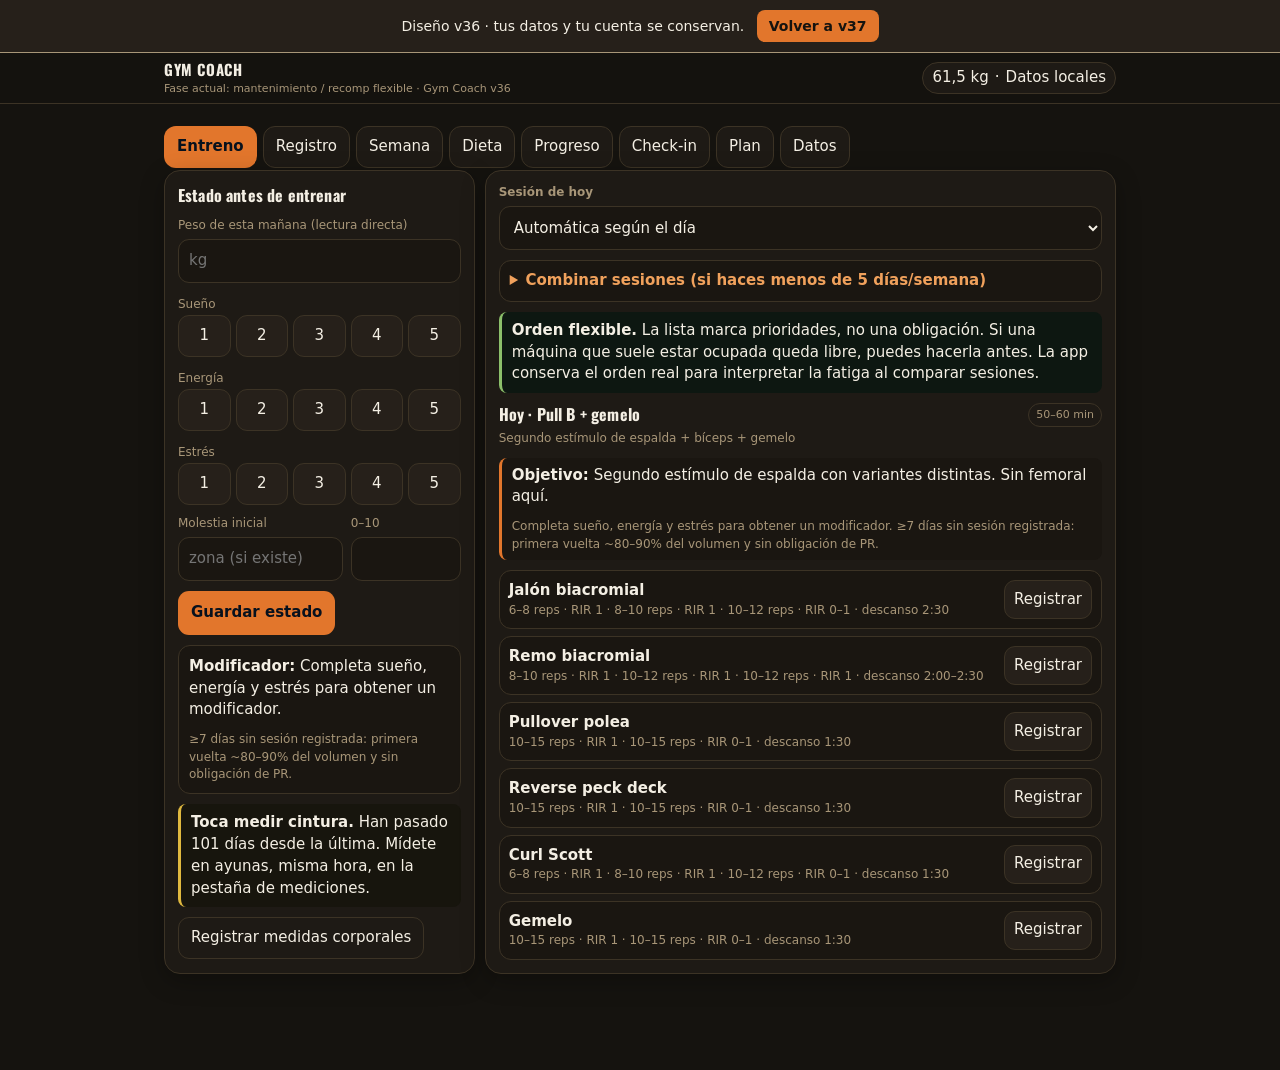
<file: v36/index.html>
<!doctype html>
<html lang="es">
<head>
<meta charset="utf-8">
<meta name="viewport" content="width=device-width,initial-scale=1,viewport-fit=cover">
<meta name="theme-color" content="#15130f">
<meta name="mobile-web-app-capable" content="yes">
<meta name="apple-mobile-web-app-capable" content="yes">
<meta name="apple-mobile-web-app-status-bar-style" content="black-translucent">
<meta name="apple-mobile-web-app-title" content="Gym Coach">
<link rel="manifest" href="manifest.json">
<link rel="icon" href="icon-192.png">
<link rel="apple-touch-icon" href="icon-192.png">
<title>Gym Coach Diego</title>
<link rel="preconnect" href="https://fonts.googleapis.com">
<link href="https://fonts.googleapis.com/css2?family=Oswald:wght@500;600;700&display=swap" rel="stylesheet">
<style>
:root{color-scheme:dark;--bg:#15130f;--panel:#1e1a15;--panel2:#26201a;--line:#3c3325;--txt:#f4efe4;--muted:#a89678;--accent:#e2762c;--accent2:#f0a15c;--ok:#8bbf6a;--warn:#e0b93f;--bad:#e8576a;--shadow:0 8px 28px rgba(0,0,0,.35)}
.brand,h2,.metric,.timer{font-family:'Oswald',system-ui,-apple-system,Segoe UI,Roboto,Arial,sans-serif;letter-spacing:.01em}
.brand{text-transform:uppercase;letter-spacing:.04em}
*{box-sizing:border-box}html{background:var(--bg)}body{margin:0;background:var(--bg);color:var(--txt);font:15px/1.45 system-ui,-apple-system,Segoe UI,Roboto,Arial,sans-serif;padding-bottom:84px}button,input,select,textarea{font:inherit}button{cursor:pointer}.wrap{max-width:980px;margin:auto;padding:12px 14px}.top{position:sticky;top:0;z-index:50;background:rgba(21,19,15,.94);backdrop-filter:blur(12px);border-bottom:1px solid var(--line);transition:all .2s}.top.compact{display:none}.topin{max-width:980px;margin:auto;padding:6px 14px;display:flex;justify-content:space-between;gap:10px;align-items:center}.brand{font-weight:800;font-size:15px}.phase{font-size:11px;color:var(--muted)}.badge{display:inline-flex;align-items:center;gap:6px;border:1px solid var(--line);border-radius:999px;padding:4px 9px;background:var(--panel)}
.tabs{display:flex;gap:6px;overflow:auto;padding:10px 0 2px}.tab{min-height:42px;border:1px solid var(--line);background:var(--panel);color:var(--txt);padding:8px 12px;border-radius:12px;white-space:nowrap}.tab.active{background:var(--accent);color:#07111d;border-color:transparent;font-weight:800}.panel{display:none}.panel.active{display:block}.grid{display:grid;grid-template-columns:repeat(12,1fr);gap:10px}.card{grid-column:span 12;background:var(--panel);border:1px solid var(--line);border-radius:16px;padding:13px;box-shadow:var(--shadow)}@media(min-width:760px){.span6{grid-column:span 6}.span4{grid-column:span 4}.span8{grid-column:span 8}}
h2{font-size:16px;margin:0 0 10px}h3{font-size:14px;margin:12px 0 8px;color:var(--accent2)}.muted{color:var(--muted)}.small{font-size:12px}.row{display:flex;gap:8px;align-items:center;flex-wrap:wrap}.grow{flex:1 1 160px}.field{display:flex;flex-direction:column;gap:5px;min-width:0}.label{font-size:12px;color:var(--muted)}input,select,textarea{width:100%;min-height:44px;border-radius:11px;border:1px solid var(--line);background:#1a1611;color:var(--txt);padding:9px 10px;outline:none}input:focus,select:focus,textarea:focus{border-color:var(--accent)}textarea{resize:vertical}.btn{min-height:44px;border-radius:11px;border:1px solid var(--line);background:var(--panel2);color:var(--txt);padding:9px 12px}.btn.primary{background:var(--accent);color:#07111d;border-color:transparent;font-weight:800}.btn.ok{background:var(--ok);color:#06140b;border-color:transparent;font-weight:800}.btn.bad{background:var(--bad);color:#19070c;border-color:transparent}.btn.ghost{background:transparent}.quick{display:grid;grid-template-columns:repeat(4,1fr);gap:6px}.quick .btn{padding:7px}.metric{font-size:28px;font-weight:900}.timer{font-variant-numeric:tabular-nums;font-size:40px;font-weight:900;letter-spacing:1px}.timer.over{color:var(--warn)}.timer.done{color:var(--ok)}.progressline{height:8px;border-radius:999px;background:#1a1611;overflow:hidden;border:1px solid var(--line)}.progressline>div{height:100%;background:var(--accent);width:0}
.sethead,.setrow{display:grid;grid-template-columns:42px 1fr 1fr 1fr 58px;gap:6px;align-items:center}.sethead{font-size:11px;color:var(--muted);padding:0 0 4px}.setrow{margin-bottom:7px}.setnum{text-align:center;font-weight:800}.rirgrid{display:grid;grid-template-columns:repeat(4,1fr);gap:4px}.rirbtn{min-height:40px;border-radius:9px;border:1px solid var(--line);background:#1a1611;color:var(--txt)}.rirbtn.sel{background:var(--accent);color:#07111d;font-weight:900}.setmeta{display:flex;gap:6px;flex-wrap:wrap;margin:3px 0 10px 48px}.check{display:inline-flex;gap:6px;align-items:center;font-size:12px;color:var(--muted)}.check input{width:auto;min-height:auto}.historyBox{background:#1a1611;border:1px solid var(--line);border-radius:12px;padding:10px}.goal{border-left:3px solid var(--accent);padding:7px 10px;background:#1a1611;border-radius:8px}.warn{border-left:3px solid var(--warn);padding:8px 10px;background:#17150d;border-radius:8px}.pain{border-left:3px solid var(--bad);padding:8px 10px;background:#1b1014;border-radius:8px}.kpis{display:grid;grid-template-columns:repeat(2,1fr);gap:8px}@media(min-width:600px){.kpis{grid-template-columns:repeat(4,1fr)}}.kpi{background:#1a1611;border:1px solid var(--line);border-radius:12px;padding:10px}.kpi b{display:block;font-size:20px}.list{display:flex;flex-direction:column;gap:7px}.item{background:#1a1611;border:1px solid var(--line);border-radius:12px;padding:9px}.itemtop{display:flex;justify-content:space-between;gap:8px}.pill{display:inline-block;border:1px solid var(--line);border-radius:999px;padding:3px 7px;font-size:11px;color:var(--muted)}.tablewrap{overflow:auto}table{width:100%;border-collapse:collapse;font-size:12px}th,td{padding:7px;border-bottom:1px solid var(--line);text-align:left;vertical-align:top}th{color:var(--muted);position:sticky;top:0;background:var(--panel)}.bottom{position:fixed;left:0;right:0;bottom:0;background:rgba(11,15,20,.96);border-top:1px solid var(--line);padding:8px 12px;z-index:60}.bottomin{max-width:980px;margin:auto;display:grid;grid-template-columns:1fr 1fr 1fr;gap:8px}.bottom .btn{min-height:48px}.hidden{display:none!important}.chart{width:100%;height:180px;border-radius:12px;background:#1a1611;border:1px solid var(--line)}.numBtns{display:grid;grid-template-columns:repeat(5,1fr);gap:5px}.numBtns button{min-height:42px}.setupNote{font-size:12px;color:var(--muted)}.sectiongap{margin-top:10px}.legacy{white-space:pre-wrap;max-height:340px;overflow:auto;background:#1a1611;border:1px solid var(--line);border-radius:12px;padding:10px;font:12px/1.5 ui-monospace,SFMono-Regular,Menlo,monospace}.toast{position:fixed;left:50%;bottom:86px;transform:translateX(-50%);background:#201b14;border:1px solid var(--line);padding:10px 14px;border-radius:999px;z-index:100;box-shadow:var(--shadow);opacity:0;pointer-events:none;transition:.2s}.toast.show{opacity:1}
.suggestBox{position:absolute;left:0;right:0;top:100%;z-index:70;background:var(--panel2);border:1px solid var(--line);border-radius:10px;margin-top:4px;max-height:260px;overflow:auto;box-shadow:var(--shadow)}
.suggestBox .sopt{padding:11px 12px;border-bottom:1px solid var(--line);cursor:pointer}
.suggestBox .sopt:last-child{border-bottom:none}
.suggestBox .sopt:hover,.suggestBox .sopt.active{background:var(--accent);color:#07111d}
.suggestBox .sopt small{color:var(--muted);display:block}
.suggestBox .sopt:hover small,.suggestBox .sopt.active small{color:#07111d}
.suggestBox .snew{color:var(--accent2);font-weight:700}

.confirmedSet{outline:1px solid rgba(74,222,128,.55);border-radius:10px;padding-top:3px}.review{border-left:3px solid var(--warn);padding:8px 10px;background:#17150d;border-radius:8px}.good{border-left:3px solid var(--ok);padding:8px 10px;background:#0d1711;border-radius:8px}.code{font:11px/1.45 ui-monospace,SFMono-Regular,Menlo,monospace;word-break:break-all}.compactTable td,.compactTable th{padding:5px 6px}.tag-review{color:var(--warn)}.tag-ok{color:var(--ok)}

/* FINAL v2 UX polish */
.setinput{min-width:0;position:relative}.setinput input{min-width:0}
.miniLabel{display:none}
.weight{font-weight:800;font-variant-numeric:tabular-nums}
@media(max-width:620px){
  .sethead{display:none}
  .setrow{
    display:grid;
    grid-template-columns:34px minmax(82px,1fr) minmax(104px,1fr) 44px;
    grid-template-areas:"num reps weight del" ". rir rir .";
    gap:7px;align-items:end;margin-bottom:8px
  }
  .setnum{grid-area:num;align-self:center}
  .setinput.repsField{grid-area:reps}
  .setinput.weightField{grid-area:weight}
  .rirgrid{grid-area:rir}
  .setrow>.del{grid-area:del;min-height:48px;padding:6px}
  .miniLabel{display:block;font-size:11px;color:var(--muted);margin:0 0 3px 2px}
  .setinput input{font-size:18px;font-weight:800;text-align:center;min-height:48px;padding:8px 6px}
  .setinput.weightField input{border:2px solid var(--accent);background:#241d14}
  .rirbtn{min-height:42px}
  .setmeta{margin-left:41px}
}


@keyframes restPulse{0%,100%{box-shadow:none}50%{box-shadow:0 0 0 5px rgba(76,201,240,.28)}}
.timer.alertPulse{animation:restPulse .45s ease-in-out 0s 4}


/* FINAL v7 · registro rápido */
.bottom{display:none}
.bottom.show{display:block}
#record{padding-bottom:8px}
.quickPlanGrid{display:grid;grid-template-columns:1fr;gap:8px}
.quickExercise{
  width:100%;text-align:left;background:#1a1611;border:1px solid var(--line);
  color:var(--txt);border-radius:13px;padding:11px 12px;min-height:62px
}
.quickExercise.current{border:2px solid var(--accent);background:#241d14}
.quickExercise.done{border-color:rgba(74,222,128,.85);background:#102319;box-shadow:inset 0 0 0 1px rgba(74,222,128,.18)}
.item.exerciseComplete{border:2px solid #86efac;border-left:8px solid #86efac;background:#14532d;color:#f0fdf4;box-shadow:0 0 0 1px rgba(134,239,172,.2)}
.exerciseComplete>b,.exerciseComplete .itemtop b{color:#f0fdf4}
.exerciseComplete .muted{color:#dcfce7}
.exerciseComplete .pill{border-color:#86efac;color:#052e16;background:#86efac;font-weight:800;font-size:12px}
.exerciseComplete .btn,.exerciseComplete select{border-color:#4ade80;background:#166534;color:#f0fdf4}
.exerciseComplete .btn:disabled{opacity:.65}
.quickExercise .qname{font-weight:850;font-size:15px}
.quickExercise .qmeta{font-size:12px;color:var(--muted);margin-top:3px}
.quickExercise .qstatus{float:right;font-size:11px;border:1px solid var(--line);border-radius:999px;padding:2px 7px}
.quickExercise.done .qstatus{color:var(--ok)}
.restSticky{position:sticky;top:58px;z-index:35;box-shadow:0 10px 24px rgba(0,0,0,.35)}
.restCompact{display:grid;grid-template-columns:auto 1fr;gap:12px;align-items:center}
.restCompact .timer{font-size:34px;min-width:104px}
details.advanced{border:1px solid var(--line);border-radius:12px;background:#1a1611;padding:9px 10px}
details.advanced>summary{cursor:pointer;font-weight:750;color:var(--accent2)}
.planFlexNote{border-left:3px solid var(--ok);padding:8px 10px;background:#0d1711;border-radius:8px}
#record .card h2{font-size:17px}
@media(min-width:760px){
  .quickPlanGrid{grid-template-columns:repeat(2,minmax(0,1fr))}
  .restSticky{top:62px}
}


/* FINAL v9 · UI gimnasio compacta */
#record .grid{gap:10px}
#record .card{padding:12px}
#record .sectiongap{margin-top:8px}
.recordCompare{display:grid;grid-template-columns:1fr 1fr;gap:8px;margin-top:9px}
.compareBox{border:1px solid var(--line);border-radius:12px;padding:10px;background:#1a1611}
.compareBox.today{border-color:rgba(96,165,250,.75);background:#0d1825}
.compareBox.last{background:#101318}
.compareLabel{font-size:10px;letter-spacing:.08em;text-transform:uppercase;color:var(--muted);font-weight:800}
.compareMain{font-size:14px;font-weight:800;line-height:1.45;margin-top:4px}
.compareSub{font-size:11px;color:var(--muted);margin-top:4px}
.seriesCard{padding-top:10px!important}
.seriesHeader{display:flex;align-items:center;justify-content:space-between;gap:8px}
.miniRest{display:flex;align-items:center;gap:5px;flex-wrap:wrap;justify-content:flex-end}
.miniRest .timer{font-size:26px;min-width:72px;text-align:center}
.miniRest .btn{min-height:34px;padding:5px 8px;border-radius:9px}
.miniRest .restPreset{font-size:11px;min-width:42px}
.miniRest #timerToggle{font-weight:850}
.miniRest .progressline{width:100%;height:4px}
#recordBottom .bottomin{gap:6px;grid-template-columns:1fr 1.2fr}
#recordBottom .btn{min-height:50px;padding:7px 9px;font-size:14px}
.foodMatrixWrap{overflow:auto;max-height:62vh;border:1px solid var(--line);border-radius:12px}
.foodMatrix{width:100%;border-collapse:separate;border-spacing:0;min-width:720px}
.foodMatrix th{position:sticky;top:0;z-index:2;background:#111923;color:var(--muted);font-size:11px;text-align:left;padding:8px;border-bottom:1px solid var(--line)}
.foodMatrix td{padding:7px 8px;border-bottom:1px solid rgba(42,54,70,.6);font-size:12px;vertical-align:middle}
.foodMatrix .foodName{font-weight:800;font-size:13px}
.foodMatrix .foodNote{font-size:10px;color:var(--muted);max-width:220px}
.matrixQty{width:88px!important;min-height:36px!important;padding:5px 7px!important}
.matrixSubtotal{font-weight:800;white-space:nowrap}
.matrixToolbar{display:flex;gap:8px;flex-wrap:wrap;align-items:end}
.matrixTotal{position:sticky;bottom:0;background:#111923;border-top:1px solid var(--line);padding:10px;border-radius:0 0 12px 12px}
.breakfastFixed{display:grid;grid-template-columns:1fr auto;gap:10px;align-items:center}
.hiddenLegacyNutrition{display:none!important}
@media(max-width:600px){
  .recordCompare{grid-template-columns:1fr}
  #record .card{padding:10px}
  .seriesHeader{align-items:flex-start}
  .miniRest{max-width:220px}
  .miniRest .timer{font-size:24px}
  .miniRest .restPreset{min-width:38px;padding:4px 6px}
  .foodMatrixWrap{max-height:58vh}
}


/* FINAL v11 · guardado robusto */
.autosaveBar{display:flex;align-items:center;gap:8px;flex-wrap:nowrap;border:1px solid var(--line);border-radius:10px;padding:7px 9px;background:#0d151d;margin-top:8px;min-height:40px;overflow:hidden}
.autosaveBar #autosaveStatus{flex:1;white-space:nowrap;overflow:hidden;text-overflow:ellipsis}
.autosaveDot{width:9px;height:9px;border-radius:50%;background:var(--ok);display:inline-block}
.autosaveDot.saving{background:#fbbf24}.autosaveDot.warn{background:#fb7185}
.recoveryBox{border:1px solid rgba(96,165,250,.55);background:#0d1825;border-radius:12px;padding:10px}


/* ===== v21 · Mobile stability + visual polish ===== */
:root{--panel3:#17130f;--focusRing:0 0 0 3px rgba(226,118,44,.16)}
body{overscroll-behavior-y:none}
.card{box-shadow:0 7px 24px rgba(0,0,0,.28)}
#record,#sets,.setwrap,.recordCompare,#nextSetGoal{overflow-anchor:none}
#nextSetGoal{height:78px;overflow:auto;display:flex;align-items:center;line-height:1.35}
#record .seriesCard{border-color:rgba(226,118,44,.28)}
.setwrap{border-radius:12px;transition:border-color .12s,background .12s}
.setwrap:focus-within{background:rgba(226,118,44,.045)}
.setinput input:focus{box-shadow:var(--focusRing)}
.quickExercise{transition:transform .08s,border-color .15s,background .15s}
.quickExercise:active{transform:scale(.992)}
.compareBox.today{border-color:rgba(226,118,44,.78);background:linear-gradient(145deg,#25180f,#1a1410)}
.compareBox.last{background:linear-gradient(145deg,#191713,#14120f)}
.v21Rir{display:inline-block;padding:1px 6px;border-radius:999px;background:rgba(226,118,44,.13);color:var(--accent2);font-size:11px;white-space:nowrap}
.v21TargetLine{display:grid;grid-template-columns:22px 1fr;gap:6px;align-items:baseline;margin:2px 0}
.v21TargetLine .n{color:var(--muted);font-size:11px;font-weight:800}
.v21TargetLine.completed{background:rgba(74,222,128,.12);border:1px solid rgba(74,222,128,.4);border-radius:8px;padding:6px 8px;color:var(--ok)}
.v21TargetLine.completed .n,.v21TargetLine.completed .v21Rir{color:var(--ok)}
.setCompletionStatus{display:block;color:var(--ok);font-size:11px;font-weight:700;margin-top:3px}
.v21VolumeGrid{display:grid;grid-template-columns:repeat(2,minmax(0,1fr));gap:8px}
.v21Volume{background:#1a1611;border:1px solid var(--line);border-radius:12px;padding:9px}
.v21Volume b{display:block;font-size:19px;font-family:'Oswald',system-ui,sans-serif}
.v21DayCard .item{padding:9px 10px}
.v21DayCard .item b{font-size:14px}
.v21DayCard .small{line-height:1.35}
body.keyboard-open #recordBottom{display:none!important}
body.keyboard-open{padding-bottom:12px}
body.keyboard-open .toast{bottom:18px}
@media(max-width:620px){
  #nextSetGoal{height:96px;font-size:12px}
  .recordCompare{gap:6px}
  .compareBox{padding:9px}
  .compareMain{font-size:13px}
  #record .wrap{padding-left:10px;padding-right:10px}
  .setrow{scroll-margin-bottom:200px}
}
@media(min-width:700px){.v21VolumeGrid{grid-template-columns:repeat(4,minmax(0,1fr))}}

/* ===== v23 · Coach targets + nutrition quality ===== */
.coachTargetInput{min-height:170px;font:12px/1.5 ui-monospace,SFMono-Regular,Menlo,monospace}
.coachTargetRow{border-left:3px solid var(--accent);background:#1a1611}
.coachTargetRow.done{border-left-color:var(--ok);opacity:.72}
.coachTargetRow.replaced{opacity:.48}
.coachTargetSets{display:flex;gap:5px;flex-wrap:wrap;margin-top:6px}
.coachTargetSet{display:inline-flex;align-items:center;border:1px solid var(--line);border-radius:999px;padding:3px 7px;font-size:11px;background:#15120f}
.coachBadge{display:inline-flex;align-items:center;border-radius:999px;padding:2px 7px;background:rgba(226,118,44,.16);color:var(--accent2);font-size:10px;font-weight:900;letter-spacing:.06em}
.setTargetHint{margin:-2px 0 8px 41px;padding:5px 8px;border-left:2px solid rgba(226,118,44,.55);background:rgba(226,118,44,.05);border-radius:0 8px 8px 0}
.setTargetHint.coach{border-left-color:var(--accent);color:var(--txt)}
.setTargetHint.mutedTarget{border-left-color:var(--line);color:var(--muted)}
.macroWhy{margin-top:4px;color:var(--accent2)}
.qualityGrid{display:grid;grid-template-columns:repeat(3,minmax(0,1fr));gap:8px}
.qualityKpi{background:#1a1611;border:1px solid var(--line);border-radius:12px;padding:9px}
.qualityKpi b{display:block;font-size:18px;font-family:'Oswald',system-ui,sans-serif}
.qualityNote{font-size:11px;color:var(--muted);margin-top:5px;line-height:1.35}
.qualityWarn{color:var(--warn)}
.qualityBad{color:var(--bad)}
.qualityGood{color:var(--ok)}
@media(max-width:620px){.qualityGrid{grid-template-columns:1fr}.qualityKpi{padding:8px}}
@media(max-width:620px){.setTargetHint{margin-left:41px;font-size:11px}.coachTargetInput{min-height:190px}}

</style>
</head>
<body>
<div style="background:#26201a;border-bottom:1px solid #a89678;padding:10px 14px;text-align:center;font:14px system-ui;color:#f4efe4">Diseño v36 · tus datos y tu cuenta se conservan. <button type="button" onclick="localStorage.removeItem('gymCoachUiVersion');location.href='../'" style="margin-left:8px;padding:8px 12px;border-radius:8px;background:#e2762c;color:#15130f;border:0;font-weight:bold">Volver a v37</button></div>
<div class="top"><div class="topin"><div><div class="brand">Gym Coach</div><div class="phase">Fase actual: mantenimiento / recomp flexible · Gym Coach v36</div></div><div class="badge"><span id="topWeight">— kg</span> · <span id="cloudBadge">Datos locales</span></div></div></div>
<div class="wrap">
  <div class="tabs" id="tabs">
    <button class="tab active" data-tab="train">Entreno</button>
    <button class="tab" data-tab="record">Registro</button>
    <button class="tab" data-tab="week">Semana</button>
    <button class="tab" data-tab="nutrition">Dieta</button>
    <button class="tab" data-tab="progress">Progreso</button>
    <button class="tab" data-tab="checkin">Check-in</button>
    <button class="tab" data-tab="plan">Plan</button>
    <button class="tab" data-tab="data">Datos</button>
  </div>

  <section class="panel active" id="train">
    <div class="grid">
      <div class="card span4" id="readinessCard">
        <div class="row" style="justify-content:space-between;align-items:center">
          <h2 style="margin:0">Estado antes de entrenar</h2>
          <button class="btn ghost hidden" id="editReadiness" style="min-height:32px;padding:4px 10px">Editar</button>
        </div>
        <div id="readinessForm">
          <div class="field sectiongap"><span class="label">Peso de esta mañana (lectura directa)</span><input id="preWeight" type="number" step="0.1" placeholder="kg"></div>
          <div class="sectiongap"><span class="label">Sueño</span><div class="numBtns" data-score="sleep"></div></div>
          <div class="sectiongap"><span class="label">Energía</span><div class="numBtns" data-score="energy"></div></div>
          <div class="sectiongap"><span class="label">Estrés</span><div class="numBtns" data-score="stress"></div></div>
          <div class="sectiongap row"><div class="field grow"><span class="label">Molestia inicial</span><input id="prePainZone" placeholder="zona (si existe)"></div><div class="field" style="width:110px"><span class="label">0–10</span><input id="prePainScore" type="number" min="0" max="10" step="1"></div></div>
          <button class="btn primary sectiongap" id="saveReadiness">Guardar estado</button>
        </div>
        <div id="readinessAdvice" class="historyBox sectiongap"><b>Modificador de sesión:</b> completa el estado para ajustar la ambición de hoy.</div>
        <div id="measureReminder" class="review sectiongap hidden"></div>
        <button class="btn ghost sectiongap" id="toggleMeasures" style="min-height:36px">Registrar medidas corporales</button>
        <div id="measuresBox" class="hidden sectiongap">
          <div class="small muted">Cintura cada semana (en ayunas, misma hora). Pecho, brazo, muslo y glúteo una vez al mes.</div>
          <div class="row sectiongap"><div class="field grow"><span class="label">Fecha</span><input id="measureDate" type="date"></div><div class="field grow"><span class="label">Cintura (cm)</span><input id="waist" type="number" step="0.1"></div></div>
          <div class="row sectiongap"><div class="field grow"><span class="label">Pecho (cm)</span><input id="chest" type="number" step="0.1"></div><div class="field grow"><span class="label">Brazo (cm)</span><input id="arm" type="number" step="0.1"></div></div>
          <div class="row sectiongap"><div class="field grow"><span class="label">Muslo (cm)</span><input id="thigh" type="number" step="0.1"></div><div class="field grow"><span class="label">Glúteo (cm)</span><input id="glute" type="number" step="0.1"></div></div>
          <button class="btn ok sectiongap" id="saveMeasures">Guardar medidas</button>
        </div>
      </div>

      <div class="card span8" id="todayPlanCard">
        <div class="row" style="align-items:end">
          <div class="field grow">
            <span class="label"><b>Sesión de hoy</b></span>
            <select id="todayWorkoutSelect">
              <option value="auto">Automática según el día</option>
              <option value="1">Pull A · espalda + bíceps + posterior</option>
              <option value="2">Push A · pecho + hombro + tríceps</option>
              <option value="4">Pierna A + ABS</option>
              <option value="5">Pull B + gemelo</option>
              <option value="6">Push B + pierna B + ABS</option>
              <option value="rest">Descanso / sin sesión</option>
            </select>
          </div>
          <button class="btn ghost hidden" id="resetWorkoutDay" style="min-height:44px">Auto</button>
        </div>
        <details class="advanced sectiongap" id="combineWrap">
          <summary>Combinar sesiones (si haces menos de 5 días/semana)</summary>
          <div class="small muted sectiongap">Marca los grupos que quieras juntar hoy. Útil si una semana entrenas 3–4 días y quieres condensar. Los ejercicios aparecerán todos en el registro.</div>
          <div id="combineOptions" class="row sectiongap"></div>
        </details>
        <div class="planFlexNote sectiongap"><b>Orden flexible.</b> La lista marca prioridades, no una obligación. Si una máquina que suele estar ocupada queda libre, puedes hacerla antes. La app conserva el orden real para interpretar la fatiga al comparar sesiones.</div>
        <div class="row sectiongap" style="justify-content:space-between;align-items:flex-start">
          <div><h2 style="margin-bottom:4px" id="todayPlanTitle">Plan de hoy</h2><div class="muted small" id="todayPlanSubtitle">Cargando...</div></div>
          <span class="pill" id="todayPlanDuration">—</span>
        </div>
        <div id="todayPlanAdvice" class="goal sectiongap">—</div>
        <div id="todayPlanExercises" class="list sectiongap"></div>
      </div>
    </div>
  </section>

  <section class="panel" id="record">
    <div class="grid">
      <div class="card" id="quickPlanCard">
        <div class="row" style="justify-content:space-between;align-items:flex-start">
          <div><h2 style="margin-bottom:3px">Ejercicios de hoy</h2><div class="small muted">Toca el que esté libre. ✓ = ya finalizado hoy.</div></div>
          <span class="pill">orden flexible</span>
        </div>
        <div id="quickPlanExercises" class="quickPlanGrid sectiongap"></div>
      </div>

      <div class="card">
        <div class="row" style="justify-content:space-between"><h2 style="margin:0">Ejercicio actual</h2><span class="pill" id="sessionDate"></span></div>
        <div class="row sectiongap">
          <div class="field grow" style="position:relative"><span class="label">Ejercicio</span><input id="exerciseSelect" autocomplete="off" placeholder="Escribe para buscar o crear"><div id="exerciseSuggest" class="suggestBox hidden"></div></div>
          <div class="field grow"><span class="label">Variante / máquina</span><input id="variant" placeholder="p. ej. polea dentro"></div>
        </div>
        <div id="exerciseSearchHint" class="small muted">Elige un ejercicio del plan o escribe otro.</div>
        <div class="recordCompare">
          <div class="compareBox today">
            <div class="compareLabel">Objetivo por serie</div>
            <div class="compareMain" id="todayGoal">Selecciona un ejercicio.</div>
            <div class="compareSub">Peso × repeticiones sugeridos a partir del último registro comparable.</div>
          </div>
          <div class="compareBox last">
            <div class="compareLabel">Último comparable</div>
            <div class="compareMain" id="lastComparableMini">Aún sin referencia.</div>
            <div class="compareSub" id="lastComparableDate">—</div>
          </div>
        </div>
        <div class="historyBox sectiongap" id="nextSetGoal" style="min-height:44px"><b>Siguiente serie:</b> introduce la primera serie y el RIR.</div>

        <details class="advanced sectiongap">
          <summary>Histórico y configuración</summary>
          <div class="historyBox sectiongap" id="lastComparable">Sin registro comparable todavía.</div>
          <div class="row sectiongap">
            <div class="field grow"><span class="label">Grupo</span><select id="exerciseGroup"><option>Pecho</option><option>Espalda</option><option>Hombro</option><option>Bíceps</option><option>Tríceps</option><option>Pierna</option><option>Glúteo</option><option>Gemelo</option><option>Core</option><option>Otros</option></select></div>
            <div class="field grow"><span class="label">Gimnasio / ubicación</span><input id="location" value="Basic Fit Goya" placeholder="Basic Fit Goya / otro"></div>
            <div class="field grow"><span class="label">Máquina / estación</span><input id="machine" placeholder="multipower, polea, Hammer..."></div>
          </div>
          <div class="row sectiongap">
            <div class="field grow"><span class="label">Unidad de carga</span><select id="loadUnit"><option value="unknown">Pendiente / desconocida</option><option value="stack_kg">Stack / selector (kg)</option><option value="kg_per_side">Kg por lado</option><option value="kg_per_hand">Kg por mancuerna/mano</option><option value="added_kg">Kg añadidos a carga base</option><option value="total_kg">Kg totales</option><option value="bodyweight">Peso corporal</option><option value="bodyweight_plus_kg">Peso corporal + lastre</option><option value="assistance_kg">Kg de asistencia</option><option value="seconds">Segundos / isométrico</option></select></div>
            <div class="field" style="width:145px"><span class="label">Carga base (kg)</span><input id="baseLoad" type="number" step="0.1" placeholder="0"></div>
            <div class="field grow"><span class="label">variant_key</span><div id="variantKeyView" class="historyBox code" style="min-height:44px">—</div></div>
          </div>
          <div class="row sectiongap">
            <div class="field grow"><span class="label">Setup habitual</span><input id="setup" placeholder="asiento, agujeros, banco, agarre..."></div>
            <div class="field grow"><span class="label">Alternativa principal</span><input id="fallback" placeholder="ejercicio suplente"></div>
            <div class="field" style="width:120px"><span class="label">Salto habitual (kg)</span><input id="increment" type="number" step="0.25" min="0.25" value="2.5"></div>
          </div>
          <div class="row sectiongap"><button class="btn" id="machineBusy">Máquina ocupada</button><span class="small muted">La sustitución conserva su propio histórico.</span></div>
          <div id="substitutionPanel" class="historyBox sectiongap hidden"></div>
        </details>
      </div>

      <div class="card seriesCard">
        <div class="seriesHeader">
          <div>
            <h2 style="margin:0">Registro · reps × kg</h2>
            <div class="small muted">Calentamientos = “aproximación”. El descanso usa reloj absoluto y se resincroniza al volver a la app.</div>
          </div>
          <div class="miniRest">
            <span class="small muted">📳</span>
            <div class="timer" id="timer">02:00</div>
            <button class="btn restPreset" data-sec="90">1:30</button>
            <button class="btn restPreset" data-sec="120">2:00</button>
            <button class="btn restPreset" data-sec="150">2:30</button>
            <button class="btn restPreset" data-sec="180">3:00</button>
            <button class="btn primary" id="timerToggle">▶/⏸</button>
            <button class="btn" id="timerReset">↺</button>
            <div class="progressline"><div id="timerBar"></div></div>
          </div>
        </div>
        <div class="small muted">Los objetivos por serie aparecen arriba. Marca “aproximación” para calentamientos: no contarán como serie efectiva.</div>
        <div class="row sectiongap" style="align-items:center;gap:10px">
          <label class="check"><input id="vibrationEnabled" type="checkbox" checked> Aviso al terminar descanso (pitido + vibración)</label>
          <button class="btn" id="enableNotify" style="min-height:34px;padding:5px 10px">Activar avisos en 2º plano</button>
          <button class="btn ghost" id="testVibration" style="min-height:34px;padding:5px 10px">Probar</button>
        </div>
        <div class="small muted" id="vibrationStatus">Aviso: pitido/vibración en primer plano; la notificación en segundo plano depende de Android y del navegador.</div>
        <div class="autosaveBar">
          <span class="autosaveDot" id="autosaveDot"></span>
          <span class="small" id="autosaveStatus"><b>Autoguardado activo.</b> Cada cambio se guarda al instante.</span>
          <button class="btn ghost" id="restoreDraft" style="min-height:30px;padding:3px 7px">Recuperar borrador</button>
        </div>
        <div id="recoveryInfo" class="recoveryBox sectiongap hidden"></div>
        <div class="sethead sectiongap"><div>#</div><div>Reps</div><div>Carga</div><div>RIR</div><div></div></div>
        <div id="sets"></div>
        <div class="row"><button class="btn" id="addSet">+ Serie</button><button class="btn" id="addDrop">+ Drop vinculado</button></div>
        <div class="field sectiongap"><span class="label">Comentarios del ejercicio</span><textarea id="exerciseNotes" rows="2" placeholder="técnica, straps, sensación, etc."></textarea></div>
        <div class="row sectiongap"><div class="field grow"><span class="label">Molestia al terminar</span><input id="painZone" placeholder="zona (solo si aparece)"></div><div class="field" style="width:110px"><span class="label">0–10</span><input id="painScore" type="number" min="0" max="10" step="1"></div></div>
      </div>

      <div class="card">
        <div class="row" style="justify-content:space-between"><h2 style="margin:0">Sesión de hoy</h2><button class="btn primary" id="copyTodayQuick">Copiar para análisis IA</button></div>
        <div id="trainingDuration" class="good sectiongap hidden" role="status" aria-live="polite"></div>
        <div id="todayList" class="list sectiongap"></div>
      </div>
    </div>
  </section>

  <section class="panel" id="week">
    <div class="grid" id="weekPlanV21"></div>
  </section>


  <section class="panel" id="plan">
    <div class="grid">
      <div class="card">
        <h2>Plan del ciclo 2026–27</h2>
        <div class="tablewrap">
          <table>
            <thead><tr><th>Bloque</th><th>Objetivo</th><th>Qué medimos</th></tr></thead>
            <tbody>
              <tr><td>Ahora → 9 nov</td><td>Recuperar fuerza/técnica entre viajes. Sin cut ni volumen agresivo.</td><td>Rendimiento, peso, proteína y molestias.</td></tr>
              <tr><td>Nov → aprox. abril</td><td>Ganancia muscular controlada.</td><td>Media 7 días, cintura, perímetros, fotos y progresión.</td></tr>
              <tr><td>Primavera → inicio ago 2027</td><td>Definición para llegar más musculado y con ABS más visibles que en 2026.</td><td>Pérdida semanal, cintura, fotos y mantenimiento de fuerza.</td></tr>
            </tbody>
          </table>
        </div>
      </div>
      <div class="card">
        <div class="row" style="justify-content:space-between;align-items:flex-start">
          <div><h2 style="margin-bottom:4px">Objetivos del entrenador</h2><div class="small muted">Pega el bloque <b>GC_TARGETS</b> que te devolverá el análisis de la sesión. Tiene prioridad sobre el objetivo automático, pero solo en la ubicación/máquina/variante que corresponda.</div></div>
          <span class="coachBadge">COACH</span>
        </div>
        <textarea id="coachTargetInput" class="coachTargetInput sectiongap" placeholder="GC_TARGETS
Jalón agarre abierto | Basic Fit Goya | 69x8@1 | 61x11@1 | 54x13-14@1
Remo unilateral | Basic Fit Goya | machine=discos | 25x10-11@1 | 22.5x12@1 | 22.5x11@1"></textarea>
        <div class="row sectiongap">
          <button class="btn primary" id="importCoachTargets">Importar objetivos</button>
          <button class="btn ghost" id="clearCoachTargetInput">Limpiar texto</button>
          <button class="btn ghost" id="clearCompletedCoachTargets">Ocultar cumplidos</button>
        </div>
        <div id="coachTargetImportStatus" class="small muted sectiongap">Formato: ejercicio | ubicación | [machine=…] | [variant=…] | peso×reps@RIR. Los rangos 13-14 y RIR 0-1 son válidos.</div>
        <div id="coachTargetList" class="list sectiongap"></div>
      </div>
      <div class="card span6">
        <h2>Regla de progresión</h2>
        <div class="list">
          <div class="item"><b>Compuestos</b><div class="small muted">RIR 1–2 normalmente. Mantén peso y suma reps dentro del rango. Cuando completes el techo con técnica comparable, sube el mínimo salto posible.</div></div>
          <div class="item"><b>Aislamientos seguros</b><div class="small muted">RIR 0–1. La última serie puede llegar al fallo técnico si no compromete articulaciones.</div></div>
          <div class="item"><b>Tras viaje/parón</b><div class="small muted">Primera semana: ~80–90% del volumen normal y sin obligación de igualar PR.</div></div>
        </div>
      </div>
      <div class="card span6">
        <h2>Reglas personales</h2>
        <div class="list">
          <div class="item"><b>Hombro</b><div class="small muted">La prioridad se consigue con calidad y frecuencia, no con exceso. Si reaparece molestia, se reduce primero press militar/laterales provocativos.</div></div>
          <div class="item"><b>Lumbar</b><div class="small muted">Perfect Squat, prensa e hip thrust como bases. Sin rumano de entrada. Cinturón no se considera “protección” automática.</div></div>
          <div class="item"><b>Tiempo</b><div class="small muted">L–V 50–60 min. Superseries solo si la disponibilidad de máquinas lo permite. Sábado puede ser más largo.</div></div>
        </div>
      </div>
    </div>
  </section>

  <section class="panel" id="nutrition">
    <div class="grid">
      <div class="card">
        <div class="row" style="justify-content:space-between;align-items:flex-start">
          <div>
            <h2 style="margin-bottom:4px">Objetivos diarios · fase actual</h2>
            <div class="muted small">Punto de partida actual. Ajustaremos ±100–150 kcal solo con tendencia de 7–14 días, cintura, rendimiento y adherencia; no por un pesaje aislado.</div>
          </div>
          <span class="pill">Madrid</span>
        </div>
        <div class="kpis sectiongap">
          <div class="kpi"><span class="small muted">Día de entreno</span><b>2300</b><span class="small">kcal ±100</span></div>
          <div class="kpi"><span class="small muted">Proteína</span><b>130–140</b><span class="small">g/día</span></div>
          <div class="kpi"><span class="small muted">Carbos entreno</span><b>275–300</b><span class="small">g/día</span></div>
          <div class="kpi"><span class="small muted">Grasas entreno</span><b>60–70</b><span class="small">g/día</span></div>
        </div>
        <div class="kpis sectiongap">
          <div class="kpi"><span class="small muted">Día descanso/oficina</span><b>2100</b><span class="small">kcal ±100</span></div>
          <div class="kpi"><span class="small muted">Proteína</span><b>130–140</b><span class="small">g/día</span></div>
          <div class="kpi"><span class="small muted">Carbos descanso</span><b>220–240</b><span class="small">g/día</span></div>
          <div class="kpi"><span class="small muted">Grasas descanso</span><b>65–75</b><span class="small">g/día</span></div>
        </div>
        <div class="goal sectiongap"><b>Objetivo hasta noviembre:</b> salir del déficit, recuperar rendimiento y masa/llenado muscular sin forzar un volumen agresivo entre viajes. En Roma/Japón no hay objetivo calórico: priorizar proteína cuando sea fácil y disfrutar del viaje.</div>
        <div class="qualityGrid sectiongap">
          <div class="qualityKpi"><span class="small muted">Fibra</span><b>30 g</b><span class="small">objetivo diario</span></div>
          <div class="qualityKpi"><span class="small muted">Azúcares totales</span><b>seguimiento</b><span class="small">sin techo para fruta/lácteos</span></div>
          <div class="qualityKpi"><span class="small muted">Azúcares añadidos</span><b>≤30 g</b><span class="small">habitual · techo &lt;10% kcal</span></div>
        </div>
      </div>

      <div class="card" style="border-color:var(--accent)">
        <div class="row" style="justify-content:space-between;align-items:center">
          <h2 style="margin:0">Lo que llevas hoy</h2>
          <div class="field" style="min-width:150px;margin:0"><select id="dayType"><option value="train">Día de entreno</option><option value="rest">Día de descanso</option><option value="travel">Viaje / social</option></select></div>
        </div>
        <div id="liveMacroSummary" class="goal sectiongap">Aún no has añadido nada hoy. Usa el desayuno o busca un alimento — todo se suma aquí automáticamente.</div>
        <div id="macroBars" class="sectiongap"></div>
        <span class="pill hidden" id="liveMacroPill">—</span>
        <button class="btn primary sectiongap" id="copyNutritionDay">Copiar día para Nutrición</button>
        <div id="nutritionCopyFallback" class="sectiongap hidden">
          <label class="label" for="nutritionDayText">Selecciona y copia este resumen</label>
          <textarea id="nutritionDayText" rows="10" readonly></textarea>
        </div>
      </div>

      <div class="card hiddenLegacyNutrition">
        <h2>Cómo repartir un día de entreno</h2>
        <div class="tablewrap">
          <table>
            <thead><tr><th>Momento</th><th>Plantilla</th><th>Objetivo aproximado</th></tr></thead>
            <tbody>
              <tr><td>11:00</td><td>Desayuno fijo</td><td>~715 kcal · ~46 g proteína</td></tr>
              <tr><td>14:00</td><td>Whey post</td><td>~110 kcal · ~24 g proteína</td></tr>
              <tr><td>14:30–15:00</td><td>Comida A o B</td><td>~620–680 kcal · 45–55 g proteína</td></tr>
              <tr><td>18:30</td><td>Merienda según hambre/macros</td><td>~200–400 kcal</td></tr>
              <tr><td>20:30</td><td>1 cena de la rotación</td><td>~550–700 kcal · 35–50 g proteína</td></tr>
            </tbody>
          </table>
        </div>
        <div class="small muted sectiongap">No hace falta clavar cada comida: manda el total diario. Si una cena es de ~700 kcal, usa merienda ligera; si cenas ~550 kcal, puedes usar la merienda completa o 20 g de chocolate.</div>
      </div>


      <div class="card hiddenLegacyNutrition">
        <h2>Plan de comidas · semana base</h2>
        <div class="small muted">Las cantidades de arroz, pasta, noodles y legumbres están en <b>peso seco</b>. La proteína animal está indicada como peso aproximado antes de cocinar. En descanso mantenemos proteína y reducimos algo el almidón, pero no eliminamos carbohidratos.</div>
        <div class="tablewrap sectiongap">
          <table>
            <thead><tr><th>Día</th><th>Tipo</th><th>Comida sugerida</th><th>Objetivo aprox.</th></tr></thead>
            <tbody>
              <tr><td><b>Lunes</b></td><td>Entreno</td><td><b>Arroz + pollo + gazpacho</b><br>90 g arroz + 200 g pechuga + 250 ml gazpacho + 100–150 g espinacas/verdura + 5 g AOVE.</td><td>~680–720 kcal · P ~53 g</td></tr>
              <tr><td><b>Martes</b></td><td>Entreno</td><td><b>Pasta + pavo + tomate</b><br>90 g pasta + 180 g pavo + 150 g tomate natural/triturado + 100 g espinacas + 5 g AOVE.</td><td>~630–670 kcal · P ~54 g</td></tr>
              <tr><td><b>Miércoles</b></td><td>Descanso/oficina</td><td><b>Crema de lentejas + espinacas + pavo</b><br>60 g lenteja + 150 g espinacas + 180 g pavo + verduras para crema + 5 g AOVE. Pan integral 30–40 g solo si te quedas corto.</td><td>~520–590 kcal · P ~50 g</td></tr>
              <tr><td><b>Jueves</b></td><td>Entreno</td><td><b>Noodles de arroz + gambas</b><br>90 g noodles + 200 g gambas + 250 g verduras + 15 g soja + 10 g AOVE.</td><td>~680–700 kcal · P ~48 g</td></tr>
              <tr><td><b>Viernes</b></td><td>Entreno</td><td><b>Arroz + contramuslo especiado + gazpacho</b><br>85 g arroz + 200 g contramuslo sin piel + 250 ml gazpacho + 150 g verdura. Sin aceite extra si el contramuslo ya aporta suficiente grasa.</td><td>~700–750 kcal · P ~45–50 g</td></tr>
              <tr><td><b>Sábado</b></td><td>Entreno</td><td><b>Garbanzos con espinacas + pollo</b><br>80 g garbanzo + 150 g espinacas + 180 g pollo + tomate/pimentón/comino + 5 g AOVE. Si la sesión ha sido larga, añade 40–50 g pan integral.</td><td>~650–760 kcal · P ~50 g</td></tr>
              <tr><td><b>Domingo</b></td><td>Descanso/social</td><td><b>Comida flexible</b>. En casa: garbanzos o lentejas con espinacas (60–70 g seco) + 180–200 g de proteína. Si salís, prioriza plato con proteína y disfruta sin compensar después.</td><td>~500–650 kcal en casa</td></tr>
            </tbody>
          </table>
        </div>
        <div class="goal sectiongap"><b>Regla simple:</b> entreno = 80–100 g de arroz/pasta/noodles secos o 70–85 g de legumbre seca; descanso = 50–70 g de cereal/legumbre seca. La proteína de la comida se mantiene en ~180–220 g de carne/pescado o equivalente.</div>
      </div>


      
      <div class="card">
        <div class="row" style="justify-content:space-between;align-items:center">
          <h2 style="margin:0">Desayuno base</h2>
          <button class="btn primary" id="addBreakfast" style="min-height:38px">+ Añadir al día</button>
        </div>
        <div class="small muted sectiongap">75 g avena + 500 ml leche proteica es fijo. Marca los extras que hayas puesto hoy:</div>
        <div class="row sectiongap" id="breakfastToggles">
          <label class="check"><input type="checkbox" class="bfx" data-food="Chía" checked> Chía 15 g</label>
          <label class="check"><input type="checkbox" class="bfx" data-food="Arándanos" checked> Arándanos 100 g</label>
          <label class="check"><input type="checkbox" class="bfx" data-food="Nueces" checked> Nueces 15 g</label>
          <label class="check"><input type="checkbox" class="bfx" data-food="Coco rallado" checked> Coco 5 g</label>
        </div>
        <div class="goal sectiongap" id="breakfastPreview">—</div>
      </div>

      <div class="card">
        <div class="row" style="justify-content:space-between;align-items:flex-start">
          <div>
            <h2 style="margin-bottom:4px">Añadir lo que como</h2>
            <div class="small muted">Busca un alimento. Te sugiero la ración según lo que te queda para el objetivo de hoy; ajústala si comiste más o menos.</div>
          </div>
          <span class="pill">ración inteligente</span>
        </div>
        <div class="row sectiongap">
          <div class="field grow"><span class="label">Buscar alimento</span><input id="foodSearch" autocomplete="off" placeholder="arroz, pollo, plátano, gazpacho..."></div>
          <div class="field" style="min-width:130px"><span class="label">Grupo</span><select id="foodGroupFilter"><option value="">Todos</option><option>Hidratos</option><option>Proteína</option><option>Verdura</option><option>Fruta</option><option>Lácteos</option><option>Grasas</option><option>Bebidas</option></select></div>
        </div>
        <div id="foodSearchResults" class="list sectiongap" style="max-height:340px;overflow-y:auto"></div>
      </div>

      <div class="card">
        <div class="row" style="justify-content:space-between;align-items:center">
          <h2 style="margin:0">Mis platos</h2>
          <button class="btn" id="newPlate" style="min-height:36px">+ Crear plato</button>
        </div>
        <div class="small muted sectiongap">Platos compuestos que repites (piadina, smoothie, crema de verduras...). Elige ingredientes una vez y reutilízalos con un toque.</div>
        <div id="plateEditor" class="card hidden" style="background:var(--panel2);margin-top:10px">
          <div class="field"><span class="label">Nombre del plato</span><input id="plateName" placeholder="Crema de verduras, Ensalada completa..."></div>
          <div class="row sectiongap" style="align-items:end">
            <div class="field grow"><span class="label">Añadir ingrediente</span><input id="plateIngSearch" autocomplete="off" placeholder="buscar alimento..."></div>
          </div>
          <div id="plateIngResults" class="list" style="max-height:180px;overflow:auto"></div>
          <div class="sectiongap"><span class="label">Ingredientes del plato</span><div id="plateIngList" class="list"></div></div>
          <div class="goal" id="plateEditorTotal">—</div>
          <div class="row sectiongap">
            <button class="btn ok" id="savePlate">Guardar plato</button>
            <button class="btn ghost" id="cancelPlate">Cancelar</button>
          </div>
        </div>
        <div id="platesList" class="list sectiongap"></div>
      </div>

      <div class="card">
        <div class="row" style="justify-content:space-between;align-items:center">
          <h2 style="margin:0">Añadir macros a mano</h2>
          <span class="pill">comida fuera</span>
        </div>
        <div class="small muted sectiongap">Para lo que no está en la base (restaurante, algo que te estimó una IA...). Pon lo que sepas: basta con las kcal, el resto es opcional.</div>
        <div class="field sectiongap"><span class="label">Nombre</span><input id="manualName" autocomplete="off" placeholder="Tacos, quesadilla y helado"></div>
        <div class="row sectiongap">
          <div class="field grow"><span class="label">kcal</span><input id="manualKcal" type="number" min="0" step="1" inputmode="numeric"></div>
          <div class="field grow"><span class="label">Proteína (g)</span><input id="manualP" type="number" min="0" step="0.1" inputmode="decimal"></div>
        </div>
        <div class="row sectiongap">
          <div class="field grow"><span class="label">Carbos (g)</span><input id="manualC" type="number" min="0" step="0.1" inputmode="decimal"></div>
          <div class="field grow"><span class="label">Grasa (g)</span><input id="manualF" type="number" min="0" step="0.1" inputmode="decimal"></div>
        </div>
        <div class="row sectiongap">
          <div class="field grow"><span class="label">Fibra (g, opcional)</span><input id="manualFiber" type="number" min="0" step="0.1" inputmode="decimal"></div>
          <div class="field grow"><span class="label">Azúcares totales (g, opcional)</span><input id="manualSugar" type="number" min="0" step="0.1" inputmode="decimal"></div>
          <div class="field grow"><span class="label">Azúcares añadidos (g, opcional)</span><input id="manualAddedSugar" type="number" min="0" step="0.1" inputmode="decimal"></div>
        </div>
        <div class="small muted sectiongap">Si no conoces fibra o azúcares, déjalos vacíos: la app mostrará la cobertura para no fingir precisión.</div>
        <button class="btn primary sectiongap" id="addManualFood">Añadir al día</button>
      </div>

      <div class="card">
        <div class="row" style="justify-content:space-between;align-items:center">
          <h2 style="margin:0">Comido hoy</h2>
          <span class="pill" id="dayFoodCount">0</span>
        </div>
        <div id="dayFoodLog" class="list sectiongap"></div>
      </div>

      <div class="card span6 hiddenLegacyNutrition">
        <h2>Registro diario</h2>
        <div class="row">
          <div class="field grow"><span class="label">Tipo de día</span><select id="dayTypeLegacy"><option value="train">Entreno</option><option value="rest">Descanso / oficina</option><option value="travel">Viaje / social sin objetivo estricto</option></select></div>
          <div class="field grow"><span class="label">Objetivo del día</span><div id="dailyTarget" class="goal">—</div></div>
        </div>
        <div class="row"><div class="field grow"><span class="label">Fecha</span><input id="nutDate" type="date"></div><div class="field grow"><span class="label">Peso (kg, báscula directa)</span><input id="nutWeight" type="number" step="0.1"></div></div>
        <div class="row sectiongap"><div class="field grow"><span class="label">Kcal</span><input id="kcal" type="number"></div><div class="field grow"><span class="label">Proteína (g)</span><input id="protein" type="number"></div></div>
        <div class="row sectiongap"><div class="field grow"><span class="label">Carbohidratos (g)</span><input id="carbs" type="number"></div><div class="field grow"><span class="label">Grasas (g)</span><input id="fat" type="number"></div></div>
        <div class="row sectiongap"><div class="field grow"><span class="label">Agua (L)</span><input id="water" type="number" step="0.1"></div><div class="field grow"><span class="label">Pasos (opcional)</span><input id="steps" type="number"></div></div>
        <label class="check sectiongap"><input id="creatine" type="checkbox"> Creatina tomada (3–5 g)</label>
        <div class="field sectiongap"><span class="label">Notas</span><textarea id="nutNotes" rows="2" placeholder="comida social, viaje, reflujo, etc."></textarea></div>
        <button class="btn primary sectiongap" id="saveNutrition">Guardar día</button>
      </div>

      <div class="card span6 hiddenLegacyNutrition">
        <h2>Plantillas · toca “Sumar al día”</h2>
        <div class="row sectiongap"><div class="field grow"><span class="label">Tipo</span><select id="mealFilter"><option value="">Todas</option><option>Desayuno</option><option>Post</option><option>Comida</option><option>Merienda</option><option>Cena</option><option>Extra</option><option>Personalizada</option></select></div><div class="field grow"><span class="label">Día</span><select id="mealDayFilter"><option value="">Todos</option><option>Entreno</option><option>Descanso</option></select></div></div>
        <div id="mealTemplates" class="list sectiongap"></div>
        <button class="btn sectiongap" id="addMealTemplate">+ Plantilla personalizada</button>
        <div class="small muted sectiongap">Macros aproximados: cambian por marca y cocinado. Pulsa <b>Editar</b> en cualquier plantilla para cambiar cantidades, ingredientes o macros y dejarla guardada. Los pesos de arroz/pasta/quinoa/legumbre son <b>en seco</b>; carnes/pescados, salvo que indiquemos otra cosa, son peso de producto antes de cocinar.</div>
      </div>




      <div class="card">
        <h2>Ajuste semanal de calorías</h2>
        <div class="small muted">2300/2100 kcal son valores iniciales. Este motor exige dos bloques de 7 días suficientemente densos; usa peso, cintura y adherencia antes de sugerir ±100 kcal.</div>
        <div class="row sectiongap">
          <div class="field grow"><span class="label">Fase</span><select id="nutritionPhase"><option value="current">Actual / mantenimiento flexible</option><option value="bulk">Ganancia controlada</option><option value="cut">Definición</option></select></div>
          <div class="field" style="width:170px"><span class="label">Objetivo ganancia kg/sem</span><input id="bulkRate" type="number" step="0.05" value="0.20"></div>
          <button class="btn primary" id="evaluateCalories" style="align-self:end">Evaluar tendencia</button>
        </div>
        <div id="calorieAdjustment" class="historyBox sectiongap">Necesito dos semanas de datos suficientes para proponer un cambio.</div>
        <button class="btn ok sectiongap hidden" id="applyCalorieAdjustment">Aplicar ajuste sugerido</button>
      </div>

      <div class="card">
        <h2>Completar mis macros</h2>
        <div class="small muted">Usa lo que llevas registrado hoy y aprende de los alimentos que más repites en las últimas semanas. Prioriza combinaciones pequeñas y habituales para acercarte a kcal, proteína, carbohidratos y grasa; si falta fibra la favorece y, si vas alto de azúcar añadido, evita opciones que lo empeoren.</div>
        <div class="row sectiongap">
          <button class="btn primary" id="suggestMacros">Sugerir cómo completar</button>
          <span class="pill" id="macroRemaining">—</span>
        </div>
        <div id="macroSuggestions" class="list sectiongap"><div class="muted small">Registra lo que hayas comido y pulsa el botón.</div></div>
      </div>

      <div class="card hiddenLegacyNutrition">
        <h2>Constructor de comida · combina lo que quieras</h2>
        <div class="small muted">Para días en los que no encaje una plantilla. Elige ingredientes, pon cantidades y la app calcula el total. Ejemplo: arroz + hígado + gazpacho + espinacas.</div>

        <div class="row sectiongap">
          <div class="field grow"><span class="label">Ingrediente</span><select id="builderFood"></select></div>
          <div class="field" style="width:130px"><span class="label" id="builderQtyLabel">Cantidad</span><input id="builderQty" type="number" step="1" min="0"></div>
          <button class="btn ok" id="builderAdd" style="align-self:end">+ Añadir</button>
        </div>

        <div id="builderItems" class="list sectiongap"></div>
        <div id="builderTotal" class="goal sectiongap"><b>Total:</b> 0 kcal · P 0 · C 0 · G 0</div>

        <div class="row sectiongap">
          <button class="btn primary" id="builderAddToDay">Sumar comida al día</button>
          <button class="btn" id="builderSaveTemplate">Guardar como plantilla</button>
          <button class="btn ghost" id="builderClear">Vaciar</button>
        </div>
      </div>

      <div class="card hiddenLegacyNutrition">
        <h2>Alimentos rápidos · macros automáticos</h2>
        <div class="row">
          <div class="field grow"><span class="label">Alimento</span><select id="foodSelect"></select></div>
          <div class="field" style="width:130px"><span class="label" id="foodQtyLabel">Cantidad</span><input id="foodQty" type="number" step="1" min="0" value="1"></div>
        </div>
        <div id="foodPreview" class="goal sectiongap">—</div>
        <div class="row sectiongap">
          <button class="btn ok" id="addFoodToDay">Sumar al día</button>
          <button class="btn" id="addCustomFood">+ Guardar alimento</button>
        </div>
        <div class="small muted sectiongap">Ejemplo: “Yogur proteico” ya está cargado como 1 unidad de 120 g. Al añadirlo, kcal y macros se suman automáticamente. Si guardas un alimento nuevo, introduces sus macros una sola vez y después queda automatizado.</div>
      </div>

      <div class="card hiddenLegacyNutrition">
        <h2>Palancas rápidas para ajustar el día</h2>
        <div class="tablewrap">
          <table>
            <thead><tr><th>Añadir</th><th>Aprox.</th><th>Úsalo cuando…</th></tr></thead>
            <tbody>
              <tr><td>+25 g arroz/pasta en seco</td><td>+90 kcal · +19–20 g C</td><td>te falten carbohidratos/calorías.</td></tr>
              <tr><td>+10 g AOVE</td><td>+90 kcal · +10 g grasa</td><td>te falten calorías pero no quieras más volumen de comida.</td></tr>
              <tr><td>1 plátano (~120 g)</td><td>+105 kcal · +27 g C</td><td>quieras energía fácil alrededor del entreno.</td></tr>
              <tr><td>30 g whey</td><td>+110 kcal · +24 g P</td><td>te falte proteína.</td></tr>
              <tr><td>20 g chocolate con leche</td><td>~105–115 kcal</td><td>quieras el capricho nocturno y tengas margen.</td></tr>
              <tr><td>10 g nueces</td><td>~65 kcal · ~6,5 g grasa</td><td>quieras subir energía/calidad de grasas sin mucha comida.</td></tr>
            </tbody>
          </table>
        </div>
      </div>

    </div>
  </section>



  <section class="panel hidden" id="shopping">
    <div class="grid">
      <div class="card">
        <h2>Lista de la compra inteligente</h2>
        <div class="small muted">Pensada para tu desayuno, comidas de arroz/pasta/noodles/legumbres, cenas compartidas y snacks. Marca lo que ya tengas. Los productos exactos y ofertas cambian por tienda; prioriza siempre la etiqueta real para guardar macros.</div>
        <div class="row sectiongap">
          <button class="btn primary shopStore" data-store="Mercadona">Mercadona</button>
          <button class="btn shopStore" data-store="Carrefour">Carrefour</button>
          <button class="btn shopStore" data-store="Lidl">Lidl</button>
          <button class="btn ghost" id="shopReset">Desmarcar todo</button>
        </div>
        <div id="shoppingList" class="list sectiongap"></div>
      </div>

      <div class="card span6">
        <h2>Qué compraría principalmente en Mercadona</h2>
        <div class="list">
          <div class="item"><b>Desayuno/proteína rápida</b><div class="small muted">Leche proteica Hacendado, yogures +Proteínas, avena, chía, arándanos congelados.</div></div>
          <div class="item"><b>Comidas</b><div class="small muted">Arroz, pasta, garbanzos/lentejas, gazpacho, espinacas, pollo/pavo, hígado, contramuslo.</div></div>
          <div class="item"><b>Cenas</b><div class="small muted">Salmón/pulpo cuando compense, patata/batata, piadina, mozzarella, ensaladas y verduras.</div></div>
        </div>
      </div>

      <div class="card span6">
        <h2>Qué aprovecharía de Carrefour</h2>
        <div class="list">
          <div class="item"><b>Lácteos altos en proteína</b><div class="small muted">Especialmente cottage / queso fresco batido cuando quieras variar de los yogures.</div></div>
          <div class="item"><b>Variedad</b><div class="small muted">Buena tienda para noodles, quinoa, pescados, carnes y marcas concretas cuya etiqueta quieras guardar en la app.</div></div>
          <div class="item"><b>Compra grande</b><div class="small muted">Útil cuando quieras concentrar en una sola compra proteínas, frescos, despensa y congelados.</div></div>
        </div>
      </div>

      <div class="card span6">
        <h2>Qué aprovecharía de Lidl</h2>
        <div class="list">
          <div class="item"><b>Frescos y básicos</b><div class="small muted">Fruta, verdura, patata, carnes, pescado y lácteos Milbona según surtido.</div></div>
          <div class="item"><b>Frutos secos</b><div class="small muted">Nueces/pistachos/almendras naturales o tostados sin necesidad de versiones “fitness”.</div></div>
          <div class="item"><b>Ofertas</b><div class="small muted">Aprovechar pescado/carne/lácteos en promoción, pero guardar los macros de la etiqueta real en la app.</div></div>
        </div>
      </div>

      <div class="card span6">
        <h2>Prioridad semanal</h2>
        <div class="goal"><b>Siempre en casa:</b> arroz o pasta, legumbre, espinacas, gazpacho/tomate, 2–3 proteínas principales, huevos, patata, fruta, desayuno base, yogur/cottage, AOVE y alguna opción rápida de congelador.</div>
      </div>
    </div>
  </section>

  <section class="panel" id="progress">
    <div class="grid">

      <div class="card">
        <h2>Baseline oficial · 25/08/2026</h2>
        <div class="kpis sectiongap">
          <div class="kpi"><span class="small muted">Peso báscula</span><b>61,45</b><span class="small">kg · oficial</span></div>
          <div class="kpi"><span class="small muted">Cintura</span><b>74</b><span class="small">cm · ombligo</span></div>
          <div class="kpi"><span class="small muted">Pecho</span><b>82</b><span class="small">cm</span></div>
          <div class="kpi"><span class="small muted">Brazo</span><b>30,5</b><span class="small">cm · relajado</span></div>
          <div class="kpi"><span class="small muted">Muslo</span><b>44</b><span class="small">cm</span></div>
          <div class="kpi"><span class="small muted">Glúteo</span><b>85</b><span class="small">cm</span></div>
        </div>
        <div class="warn sectiongap"><b>Regla de báscula:</b> desde este baseline no existe “peso corregido”. La serie oficial usa 61,45 kg y todas las futuras lecturas directas de la misma báscula.</div>
      </div>

      <div class="card span6"><h2>Peso corporal</h2><div class="kpis"><div class="kpi"><span class="small muted">Último</span><b id="lastWeightKpi">—</b></div><div class="kpi"><span class="small muted">Media 7 días</span><b id="avg7Kpi">—</b></div></div><canvas id="weightChart" class="chart" width="800" height="220"></canvas></div>
      <div class="card span6"><h2>Perímetros</h2><div id="measureSummary" class="list"></div></div>
      <div class="card"><h2>Progreso por ejercicio</h2><div class="row"><div class="field grow"><span class="label">Ejercicio</span><select id="progressExercise"></select></div><div class="field grow"><span class="label">Variante</span><input id="progressVariant" placeholder="vacío = todas"></div></div><div id="exerciseProgress" class="sectiongap"></div></div>
    </div>
  </section>

  <section class="panel" id="checkin">
    <div class="grid"><div class="card span6"><h2>Check-in semanal</h2><div class="small muted sectiongap">Resumen de tu semana (peso medio, entrenos, dieta, molestias) para enviar a tu conversación de análisis. Distinto de la sesión diaria: esto es el balance de los últimos 7 días.</div><div class="field sectiongap"><span class="label">Notas de la semana</span><textarea id="weeklyNotes" rows="4" placeholder="entrenos completados, recuperación, molestias, dieta social, viajes..."></textarea></div><button class="btn primary sectiongap" id="buildCheckin">Generar y copiar check-in</button></div><div class="card span6"><h2>Resumen generado</h2><textarea id="checkinText" rows="14" readonly></textarea><div class="row sectiongap"><button class="btn ok grow" id="copyCheckin">Copiar check-in</button><button class="btn" id="copyToday">Copiar sesión de hoy con prompt</button></div></div></div>
  </section>

  <section class="panel" id="data">
    <div class="grid">
      <div class="card" id="cloudCard">
        <h2>Sincronización móvil ↔ PC</h2>
        <p class="small" id="cloudStatus" role="status" aria-live="polite">Tus datos están guardados en este dispositivo.</p>
        <div class="small muted">Actívala primero en el móvil que contiene tus registros. Después entra con la misma cuenta en el PC. Las series que estés escribiendo y los platos aún sin terminar permanecen en este dispositivo.</div>
        <form id="cloudLoginForm" class="row sectiongap">
          <div class="field grow"><label class="label" for="cloudEmail">Correo</label><input id="cloudEmail" type="email" autocomplete="username" required></div>
          <div class="field grow"><label class="label" for="cloudPassword">Contraseña</label><input id="cloudPassword" type="password" autocomplete="current-password" minlength="8" required></div>
          <button class="btn primary" id="cloudLogin" type="submit" style="align-self:end">Entrar</button>
          <button class="btn" id="cloudSignup" type="button" style="align-self:end">Crear cuenta</button>
        </form>
        <details id="cloudConfirmation" class="sectiongap">
          <summary>Confirmar el correo desde esta app</summary>
          <p class="small">Después de crear tu cuenta, copia el enlace del botón «Confirm your mail» del correo de confirmación y pégalo aquí. Esto confirma tu cuenta sin salir de la app. Si ya lo has abierto, vuelve arriba y pulsa Entrar con tu correo y contraseña.</p>
          <form id="cloudConfirmForm" class="row"><div class="field grow"><label class="label" for="cloudConfirmLink">Enlace de confirmación</label><input id="cloudConfirmLink" type="url" autocomplete="off" autocapitalize="off" spellcheck="false" required></div><button class="btn" type="submit" style="align-self:end">Confirmar y sincronizar</button></form>
        </details>
        <div class="row sectiongap hidden" id="cloudAccountActions"><button class="btn" id="cloudSyncNow">Sincronizar ahora</button><button class="btn ghost" id="cloudLogout">Salir de la cuenta</button></div>
        <div class="historyBox sectiongap hidden" id="cloudConflict">
          <b>Se ha editado el mismo dato en dos dispositivos.</b><p class="small">Guardamos copias de ambas versiones. Elige qué versión conservar para los cambios que coinciden.</p>
          <div class="row"><button class="btn" id="cloudUseLocal">Conservar la de este dispositivo</button><button class="btn" id="cloudUseRemote">Conservar la de la nube</button></div>
        </div>
        <button class="btn ghost sectiongap" id="cloudRecovery">Descargar copias de recuperación</button>
      </div>
      <div class="card span6"><h2>Perfil y reglas</h2><div class="list" id="profileList"></div></div>
      <div class="card span6"><h2>Copia de seguridad</h2><div class="row"><button class="btn primary grow" id="exportJson">Exportar JSON</button><label class="btn grow" style="text-align:center">Importar JSON<input id="importJson" type="file" accept=".json" class="hidden"></label></div><button class="btn sectiongap" id="exportCsv">Exportar CSV entrenos</button><div class="small muted sectiongap">En Android puedes guardar el archivo exportado en Google Drive desde el selector de archivos. La versión FINAL funciona offline y exporta backups. La sincronización automática con Drive queda para una versión con OAuth/API.</div></div>
      <div class="card"><h2>Modelo de datos y unidades</h2><div class="small muted">Cada variante real se separa por ejercicio + gimnasio + máquina + variante. Nunca se mezclan automáticamente kg/lado, stack, mancuernas o cargas base.</div><div id="variantMap" class="tablewrap sectiongap"></div></div>
      <div class="card"><h2>Importador histórico seguro</h2><div class="small muted">Pega líneas antiguas. El parser conserva <b>raw_text</b>, admite coma decimal, reps ausentes, dropsets con +/→ e isométricos. Lo dudoso queda <b>needs_review</b>; no inventa valores.</div><textarea id="legacyImportInput" rows="6" class="sectiongap" placeholder="21 oct · Jalón abierto 8x49 8,5x49 11,5x43 · ..."></textarea><div class="row sectiongap"><button class="btn primary" id="previewLegacyImport">Previsualizar</button><button class="btn" id="clearLegacyPreview">Limpiar</button></div><div id="legacyImportPreview" class="list sectiongap"></div></div>
      <div class="card"><h2>Archivo histórico 2025–2026 · original</h2><div class="small muted">Se conserva íntegro y sin modificar como fuente auditable. Cualquier importación estructurada debe mantener el texto original.</div><div id="legacy" class="legacy sectiongap"></div></div>
    </div>
  </section>
</div>
<div class="bottom" id="recordBottom"><div class="bottomin"><button class="btn" id="jumpExercises">Ejercicios de hoy</button><button class="btn ok" id="quickFinish">Finalizar ejercicio</button></div></div>
<div class="toast" id="toast"></div>
<script src="cloud-config.js?v=36"></script>
<script src="cloud-sync.js?v=40"></script>
<script>
(()=>{
'use strict';
const APPKEY='gymCoachDiegoV1';
let gcCloud=null;
function gcWriteDb(){localStorage.setItem(APPKEY,JSON.stringify(db));if(gcCloud)gcCloud.changed();}
const today=()=>new Date().toISOString().slice(0,10);
const fmt=n=>Number.isFinite(+n)?String(Math.round(+n*100)/100).replace('.',','):'—';
const byId=id=>document.getElementById(id);
function debounce(fn,ms){let t;return function(){clearTimeout(t);const a=arguments,c=this;t=setTimeout(()=>fn.apply(c,a),ms)}}
const toast=t=>{const el=byId('toast');el.textContent=t;el.classList.add('show');setTimeout(()=>el.classList.remove('show'),1700)};
const DEFAULT={
 profile:{name:'Diego',unit:'kg',setFormat:'reps×kg',phase:'Reacondicionamiento flexible hasta 9 nov; volumen serio después',trainingDays:'Lun/Mar/Jue/Vie/Sáb',sessionMax:'50–60 min entre semana; sábado más largo',priority:'Masa global; énfasis prudente en hombros y pecho; piernas proporcionadas; abs 2×/sem',constraints:'Protrusión lumbar estable. Evitar de entrada peso muerto rumano. Perfect Squat preferido. Multipower única: siempre alternativa. Hombro: controlar sobrecarga.',failure:'Compuestos RIR ~1–2; aislamientos 0–1 si seguros; no perseguir fallo técnico/peligroso.',bodyweightRule:'Desde 25/08/2026 registrar lectura directa de la misma báscula. Histórico previo normalizado restando 2 kg.',targetSummer:'Objetivo provisional verano 2027: 64–65 kg definidos en la lectura directa de la báscula (equivale al antiguo 66–67 kg con +2). Ajustar según cintura, fotos y rendimiento.',targetBulk:'Referencia provisional fin de volumen, hacia abril 2027: 66–67,5 kg en lectura directa (equivale al antiguo 68–69,5 kg con +2). No perseguir el número si la cintura sube demasiado.'},
 readiness:[],nutrition:[],measures:[],sessions:[],
 exercises:[
 {id:'inc_smith',name:'Press inclinado multipower',group:'Pecho',repMin:6,repMax:12,rest:180,setup:'',fallback:'Press inclinado mancuernas o máquina convergente'},
 {id:'inc_db',name:'Press inclinado mancuernas',group:'Pecho',repMin:6,repMax:12,rest:180,setup:'',fallback:'Press inclinado multipower'},
 {id:'inc_plate',name:'Press inclinado disco',group:'Pecho',repMin:5,repMax:10,rest:180,setup:'peso anotado por lado',fallback:'Press inclinado multipower'},
 {id:'chestpress',name:'Press sentado',group:'Pecho',repMin:8,repMax:12,rest:150,setup:'',fallback:'Press máquina disco'},
 {id:'pecdeck',name:'Peck deck',group:'Pecho',repMin:8,repMax:15,rest:120,setup:'',fallback:'Cruce de poleas'},
 {id:'military',name:'Press militar',group:'Hombro',repMin:6,repMax:12,rest:150,setup:'',fallback:'Press militar máquina/multipower'},
 {id:'latraise',name:'Elevaciones laterales',group:'Hombro',repMin:10,repMax:15,rest:90,setup:'',fallback:'Máquina lateral o polea unilateral'},
 {id:'reverse',name:'Reverse peck deck',group:'Hombro',repMin:10,repMax:15,rest:90,setup:'',fallback:'Pájaros en polea'},
 {id:'pulldown_open',name:'Jalón agarre abierto',group:'Espalda',repMin:6,repMax:12,rest:150,setup:'straps si ayudan',fallback:'Jalón biacromial'},
 {id:'pulldown_bi',name:'Jalón biacromial',group:'Espalda',repMin:6,repMax:12,rest:150,setup:'',fallback:'Jalón abierto'},
 {id:'row_t',name:'Remo T',group:'Espalda',repMin:8,repMax:12,rest:150,setup:'priorizar versión estable/pecho apoyado si disponible',fallback:'Remo máquina unilateral'},
 {id:'row_bi',name:'Remo biacromial',group:'Espalda',repMin:8,repMax:12,rest:150,setup:'separar polea dentro/fuera como variante',fallback:'Remo unilateral'},
 {id:'row_uni',name:'Remo unilateral',group:'Espalda',repMin:8,repMax:12,rest:120,setup:'tronco estable; evitar rotación',fallback:'Remo biacromial'},
 {id:'pullover',name:'Pullover polea',group:'Espalda',repMin:10,repMax:15,rest:90,setup:'',fallback:''},
 {id:'bayesian',name:'Curl Bayesian',group:'Bíceps',repMin:8,repMax:12,rest:90,setup:'',fallback:'Curl polea'},
 {id:'scott',name:'Curl Scott',group:'Bíceps',repMin:6,repMax:12,rest:90,setup:'aclarar kg por lado si barra',fallback:'Curl mancuernas banco'},
 {id:'curlbar',name:'Curl barra/polea',group:'Bíceps',repMin:6,repMax:12,rest:90,setup:'',fallback:''},
 {id:'triceps_v',name:'Tríceps polea V',group:'Tríceps',repMin:8,repMax:12,rest:90,setup:'',fallback:'barra recta/cuerda'},
 {id:'triceps_oh',name:'Tríceps encima cabeza',group:'Tríceps',repMin:8,repMax:15,rest:90,setup:'',fallback:'tobillera unilateral'},
 {id:'french',name:'Press francés',group:'Tríceps',repMin:6,repMax:12,rest:90,setup:'',fallback:'extensión unilateral polea'},
 {id:'perfect',name:'Perfect Squat',group:'Pierna',repMin:8,repMax:12,rest:180,setup:'preferida frente a barra/mancuernas',fallback:'Sentadilla máquina discos'},
 {id:'legpress',name:'Prensa',group:'Pierna',repMin:8,repMax:15,rest:180,setup:'posición habitual: registrar agujeros/posición pies',fallback:'Perfect Squat'},
 {id:'quadext',name:'Extensión cuádriceps',group:'Pierna',repMin:8,repMax:15,rest:120,setup:'preferir menos reps y más intensidad frente a series eternas',fallback:''},
 {id:'hamcurl',name:'Curl femoral',group:'Pierna',repMin:8,repMax:15,rest:120,setup:'Basic Fit Goya: rodillo pies 3 · ajuste derecha 2 · respaldo punto 1, posición más sacada. Separar sentado/tumbado y gimnasio como variante.',fallback:''},
 {id:'hipthrust',name:'Hip thrust máquina',group:'Glúteo',repMin:8,repMax:15,rest:150,setup:'',fallback:''},
 {id:'abductor',name:'Abductor máquina/polea',group:'Glúteo',repMin:12,repMax:20,rest:90,setup:'Pelvis y torso estables; abrir con control, sin impulso.',fallback:''},
 {id:'calf',name:'Gemelo',group:'Gemelo',repMin:10,repMax:15,rest:90,setup:'opcional sábado',fallback:''},
 {id:'crunch',name:'Crunch máquina',group:'Core',repMin:12,repMax:25,rest:90,setup:'',fallback:''},
 {id:'absinf',name:'ABS inferior apoyado',group:'Core',repMin:15,repMax:35,rest:90,setup:'espalda y antebrazos apoyados',fallback:''}
 ],
 meals:[
 {name:'Desayuno fijo',type:'Desayuno',detail:'75 g avena + 500 ml leche proteica Hacendado + 15 g chía + 100 g arándanos + 15 g nueces + 5 g coco rallado + canela/flavdrops.',kcal:715,p:46,c:84,f:25},
 {name:'Whey postentreno',type:'Post',detail:'30 g whey + agua. Creatina 3–5 g puede ir aquí o en cualquier otro momento.',kcal:110,p:24,c:3,f:1},
 {name:'Comida A · arroz + pollo',type:'Comida',detail:'90 g arroz en seco + 200 g pechuga de pollo + 250 ml gazpacho + 5 g AOVE. Especias/adobo sin problema.',kcal:650,p:53,c:82,f:12},
 {name:'Comida B · crema de lenteja + pavo',type:'Comida',detail:'80 g lenteja seca cocida y triturada con verduras + 180 g pavo + 70 g pan integral + 5 g AOVE.',kcal:660,p:55,c:82,f:12},
 {name:'Merienda · tosta completa',type:'Merienda',detail:'70 g pan integral 100% + 80 g pavo + 30 g queso + tomate + 5 g AOVE.',kcal:390,p:29,c:38,f:14},
 {name:'Merienda ligera',type:'Merienda',detail:'1 yogur proteico (~120 g) + 200 g fruta + 15 g pistachos.',kcal:255,p:16,c:31,f:8},
 {name:'Cena · salmón + patata',type:'Cena',detail:'170 g salmón + 300 g patata + 200 g espárragos/verdura + 5 g AOVE.',kcal:600,p:42,c:60,f:22},
 {name:'Cena · pulpo + patata + gazpacho',type:'Cena',detail:'200 g pulpo + 300 g patata + 250 ml gazpacho + 10 g AOVE.',kcal:590,p:40,c:65,f:18},
 {name:'Cena · piadina',type:'Cena',detail:'1 piadina Hacendado (~100 g) + 100 g pavo + 50 g mozzarella + 150 g tomate natural + 100 g alcachofas.',kcal:620,p:43,c:62,f:21},
 {name:'Cena · ensalada completa',type:'Cena',detail:'150 g pollo + 60 g quinoa seca + 80 g espinacas + 150 g tomate + 80 g queso fresco + 50 g aguacate + 10 g pistachos + 5 g AOVE + alcaparras.',kcal:690,p:52,c:55,f:27},
 {name:'Cena · lubina + batata',type:'Cena',detail:'220 g lubina + 300 g batata + 200 g verdura + 10 g AOVE.',kcal:610,p:48,c:65,f:17},
 {name:'Cena · ñoquis + pavo + huevo',type:'Cena',detail:'250 g ñoquis + 100 g pavo + 1 huevo + 150 g tomate rallado + 100 g espinacas.',kcal:610,p:42,c:84,f:12},
 {name:'Cena · tortilla + pavo + patata',type:'Cena',detail:'3 huevos + 100 g pavo + 250 g patata + 200 g verdura.',kcal:560,p:44,c:52,f:19},
 {name:'Cena · hamburguesa + patata',type:'Cena',detail:'180 g hamburguesa magra + 300 g patata + pan integral 70 g + tomate/lechuga. Salsas según margen.',kcal:700,p:46,c:83,f:20},
 {name:'Capricho · chocolate con leche',type:'Extra',detail:'20 g de tu chocolate con leche. No hace falta sustituirlo por negro si prefieres éste.',kcal:110,p:1.5,c:12,f:6.5}
 ],
 weights:[
 {date:'2026-05-01',weight:67.8,source:'histórico normalizado -2 kg'},
 {date:'2026-05-22',weight:66.3,source:'histórico normalizado -2 kg'},
 {date:'2026-05-30',weight:65.9,source:'histórico normalizado -2 kg'},
 {date:'2026-06-02',weight:65.4,source:'histórico normalizado -2 kg'},
 {date:'2026-06-12',weight:64.7,source:'histórico normalizado -2 kg'},
 {date:'2026-06-20',weight:64.3,source:'histórico normalizado -2 kg'},
 {date:'2026-06-25',weight:64.0,source:'histórico normalizado -2 kg'},
 {date:'2026-07-03',weight:63.3,source:'histórico normalizado -2 kg'},
 {date:'2026-07-16',weight:62.7,source:'histórico normalizado -2 kg'}
 ],
 legacy:`OCT–DIC 2025\n21 oct · Press inclinado 5x20 9x18 12x16 · Remo T 9x10 10x15 10x15 · Remo biacromial 9x31,5 12x31,5 12x33,8 · Hombro lat polea 13x2,5 12x3,6 12x3,6 · Jalón abierto 8x49 8x49 10x41 · Press sentado 12x32 12x34,3 6x34,3\n23 oct · ABS crunch 20x27 15x32 · Curl bíceps 8x15,8 10x15,8 8x13,8+4x9 · Tríceps barra 8x15,8 4x18+6x15,8 12x13,5 · Ext cuádriceps 15x25 15x25 · Prensa 10x39 11x32 8x39\n24 oct · Press militar 6x16 8x14 10x12 · Press incl disco 11x15 9x15 9x15 · Peck deck 9x39 12x32 12x32 · Jalón biomec 10x52 8x52 8x45 6x36 · Remo abierto 12x29 12x29 12x27\n3 nov (a) · Press inclinado 8x16 9x18 9x16 · Jalón abierto 7x49 8,5x49 11,5x43 · Press sentado 12x34,3 9x35,4 6x34,3\n3 nov (b) · Remo biacromial 12x37 12x41 12x50 · Jalón abierto 8x49 8x49 10x41 · Press sentado 12x34,3 12x34,3 9x34,3\n4 nov · ABS crunch 25x37 15x32 15x37 · Curl bíceps 9x18 7x15,8+1x13,5 8x13,8+4x9 · Tríceps barra 8x15,8 4x18+6x15,8 12x13,5 · Ext cuádriceps 15x25 15x35 15x35 · Prensa 13x39 10x45 8x45\n6 nov · Jalón biacromial 9x47 10x52 7x49+6x43 · Remo abierto 12x41 12x47 14x55 · Press incl discos 11x12,5 10x15 8x16 · Peck deck 7x45 11x39 10x39 · Elev lat máquina 10x23 10x23\n7 nov · Curl bayesian 10x6,8 x3 · Press militar 9x14 8x14 6x14 · Ext tríceps barra 10x11,6 12x9 15x9 · Curl scott 11x5 6x7,5 · Tríceps francés 12x6 6x7 6x7\n11 nov · Press inclinado 8x20 9x20 10x18 · Remo T 10x15 10x20 · Hombro lat polea 11x4,5 11x5,6 12x3,6 · Jalón abierto 8x52 9x49 10x45 · Press sentado 12x39 12x39 11x39\n27 nov · Press inclinado 9x18 7x20 8x18 · Hombro lat polea 15x3,7 12x4,7 12x3,7 · Pecho inferior polea 12x45 9x47 · Press sentado 12x39 7x45 9x40\n28 nov · Curl bayesian 11x6,8 9x6,8 5x6,8+5x4,5 · Ext tríceps barra 10x11,6 13,5x9 15x9 · Curl banco una mano 10x8 10x8 10x6 · Tríceps francés 10x8 10x6 8x6 · Prensa 10x39 10x45 8x47,5 · Ext cuádriceps 10x35 10x32 15x25\n30 nov · Press militar multipower 10x15 9x15 6x15 4x10 · Press incl discos 9x15 7x15 7x15 · Peck deck 10x45 9x45 6x45+4x39 · Elev lat máquina 12x23 12x27 10x27 · Remo T 10x15 10x20 9x22,5\n2 dic · Bíceps barra 8x18 8x18 12x13,6+2x11 · Tríceps barra 9x18 6x18 7x15,8 · Curl femoral 10x32 10x39 10x45 · Sentadilla mancuernas 10x12 10x14 10x16\n6 dic (Parquesol) · Press inclinado 9x20 7x22,5 6x20 · Press banca 10x10 8x12,5 10x10 · Barra de pie espalda 10x5 10x5 10x7,5 · Remo biacromial 10x45 10x40 11x35 · Jalón abierto 11x40 7x45 · Hombro lat polea 12x5 x3\n8 dic (Parquesol) · Bíceps banco mano 10x7,5 10x9 11x9 · Tríceps banco 10x7,5 x2 · Tríceps polea 10x12,5 9x15 8x12,5 · Prensa 10x50 10x70 · Ext cuádriceps 11x35 13x35 10x35\n9 dic (Parquesol) · Press militar 10x12,5 8x12,5 10x12 · Press incl disco 11x15 9x15 9x15 · Peck deck 10x35 9x30 9x30 · Jalón biomec 9x55 8x55 11x50 · Remo abierto 8x40 9x40 8x40\n16 dic · Press inclinado 5x22 8x18 9x16 · Press banco 12x39 12x39 9x39 · Jalón abierto 8x52 9x47 12x43 · Hombro lat polea 13x2,5 11x3,6 8x3,6\n17 dic · Barra bíceps 10x18 6x18 4x13,5 6x15,8+3x13,8 · Barra tríceps 9x18 6x18+4x13,5 10x13,5 · Ext cuádriceps 13x39 12x42 10x40 · Prensa 12x41 10x45 10x52\n20 dic · Press militar 10x12 10x14 10x12 · Press incl disco 12x12,5 10x15 9x15 · Peck deck 12x45 11x47,5 7x52 · Jalón biomec 11x55 · Remo T 15x10 17,5x12 17,5x10 · Hombro lat máquina 10x27 x3\n\nENE–FEB 2026\n8 ene · Press incl multipower 7x20 10x17,5 9x16 · Press sentado 12x41 7x41 9x39 · Jalón abierto 9x52 7x52 9x47 · Remo máquina 9x20 7x20 10x15 · Hombro lat polea 13x2,5 14x2,5 14x2,5\n11 ene · Curl bayesian 12x4,5 9x6,8 5x6,8+3x4,5 · Ext tríceps barra 10x13,5 10x13,6 9x11,5 · Predicador 10x3,75 x3 · Tríceps banco 7x7 9x6 10x5 · Prensa 10x32 x3 · Ext cuádriceps 8x32 10x25 12x25\n12 ene · Press militar 12x14 10x14 9x12 · Press incl disco 6x17,5 9x15 9x15 · Peck deck 11x52 11x47,5 7x52 · Jalón biomec 9x55 9x52 · Remo máquina 12x36 10x36 10x36 · Hombro lat máquina 12x27 10x30 9x27\n19 ene · Press inclinado 7x22 9x20 5x18+2x14 · Hombro lat polea 12x3,4 13x3,4 · Press sentado 12x41 10x41 8x39 · Jalón abierto 7x59 8x54 9x47 · Remo máquina 7x22,5 12x17,5 10x17,5\n20 ene · Prensa 10x39 x3 10x45 10x52 · Ext cuádriceps 15x39 13x41 12x25 · Tríceps barra 4x20 10x15,8 11x13,5 · Bíceps barra 8x18 10x18 10x14,6 · ABS inferior 3x15\n22 ene · Press militar 9x16 6x16 8x14 · Press incl disco 9x17,5 7x17,5 7x15 · Hombro lat máquina 11x30 10x30 9x27 · Peck deck 10x52 8x47,5 11x39 · Jalón biomec 9x59 8x55 8x49 · Remo máquina 10x41 9x39 10x34\n26 ene · Press inclinado 9x22 5x22 9x18 · Hombro lat polea 10x4,5 13x3,4 13x3,4 · Jalón abierto 6x62 8x54 9x47 · Press sentado 12x45 8x45 9x41 · Remo biacromial 12x45 12x54 15x64\n27 ene · Prensa 10x52 10x54 10x54 · Press francés banco 11x8 9x8 10x7 · Bayesian 10x6,8 8x6,8 11x4,5 · Tríceps encima cabeza 10x13,5 10x11,3 · Predicador mancuernas 13x7 9x9 7x5 · Ext cuádriceps 15x40 13x42 9x42\n29 ene · Press militar 10x16 8x16 10x14 · Press incl disco 10x17,5 8x17,5 9x15 · Hombro lat máquina 11x32 9x32 10x27 · Peck deck 11x52 8x52 9x39 · Jalón biacromial 8x63 8x59 8x49 · Remo máquina 12x41 10x38,3 11x34\n30 ene · Tríceps barra 9x16,9 9x15,8 10x13,5 · Bíceps barra 10x19 9x19 9x15,8+4x11,3 · Femoral sentado 13x32 11x39 13x34,5 · 3 planchas + gato-pájaro + planchas laterales\n2 feb · Prensa 10x52 10x52 12x45 · Ext cuádriceps 15x41 14x45 8x45+4x39 · Tríceps barra 5x20+3x18 9x15,7 8x13,5 · Bíceps barra 11x15,8 x3 · ABS inferior 3x15\n3 feb · Press inclinado 9x22 5x22 6x18 (corrección técnica) · Hombro lat polea fuera 15x4,5 12x4,5 14x4,5 · Jalón abierto (máquina distinta) 8x45 11x41 16x37 · Press sentado 12x45 11x45 9x45 · Remo biacromial 13x42,8 10x50 11x45\n5 feb · Press francés banco 11x7 8x9 10x8 · Bayesian 11x6,8 11x6,8 x5,6 · Tríceps encima cabeza 9x14,6 9x14,6 8x12,4 · Predicador 11x9 8x9 10x5 · Femoral sentado 10x32 15x34,3 · Prensa 12x45 12x47 12x47\n7 feb · Press militar 11x16 8x16 9x14 · Press incl disco 7x20 10x17,5 6x17,5 · Hombro lat máquina 10x34 (molestias) 13x29 10x29 · Peck deck 9x54 9x52 13x39 · Jalón biacromial 8x63 8x59 10x47 · Remo máquina 10x41 12x36 10x36\n9 feb · Prensa 10x45 10x47 12x47 · Ext cuádriceps 15x45 15x45 8x45+4x32 · Tríceps barra 10x20+9x18 10x15,8 · Bíceps barra 10x18 8x20,3 12x15,8 · ABS inferior 20-17-20\n10 feb · Press inclinado 7x22 8x20 10x18 · Hombro lat polea fuera 13x4,5 9x4,5 14x3,5 · Jalón abierto 8x63 10x55 10x48 · Press sentado 12x45 13x45 10x45 · Remo biacromial 12x45 9x47,8 8x42,8\n13 feb · Press militar 8x18 8x16 11x14 · Press incl disco 9x20 7x20 9x17,5 · Hombro lat máquina 11x33 (molestias) 11x33 12x30 · Peck deck 9x59 11x52 12x45 · Jalón biacromial 8x66 8x59 10x49 · Remo máquina 13x37 11x39 10x36\n14 feb · Press francés banco 9x9 8x9 8x8 · Bayesian 11x7,9 8x7,9 12x5,7 · Tríceps encima cabeza 11x14,6 10x14,6 10x13,5 · Predicador 10x6,25 x3 · Femoral sentado 15x34,3 · ABS inferior 3x20\n16 feb · Press inclinado 8x22 9x20 7x18 · Hombro lat polea fuera 15x3,4 10x4,5 15x3,5 · Jalón abierto 6x66 8x59 10x50 · Press sentado 12x47 12x47 10x47 · Remo biacromial 12x42,8 10x45 8x40,5\n23 feb · Tríceps barra 6x20+12x15,8 7x15,8+4x11 · Bíceps barra 10x18 5x20,3+3x15,8 8x15,8+3x11,6 · Ext cuádriceps 15x45 14x47 8x45+5x31 · Prensa 11x45 12x45 8x45 (molestia lumbar dcha)\n24 feb · Press inclinado 5x24 6x22 10x20 · Hombro lat polea fuera 15x4,5 12x5,6 14x4,5 · Jalón abierto 7x66 8,5x59 10x50 · Press sentado 15x47 11x49 10x47 · Remo biacromial 15x45 15x54 15x64\n26 feb · Press francés banco 11x9 10x9 10x8 · Bayesian 8x9 8x7,9 12x6,8 · Tríceps encima cabeza 8x15,8 11x13,5 10x13,5 · Predicador 9x7,5 7x7,5 7x6,25 · Femoral tumbado 15x27 15x32 11x32 · ABS inferior 22-20-20\n\nABR–AGO 2026\n13 abr · Bíceps barra 10x20,3 9x20,3 8x15,8 · Tríceps barra 6x22,5 10x18 10x15,8 (V) · Elev lat máquina dentro 14x5,6 11x5,6 11x4,5 · Ext cuádriceps 15x52 12x52 12x45 · ABS inf 3x25+10s 3x20 3x20 · Ext lumbar suelo 3x10 · Prensa 12x54 12x59 15x61\n16 abr · Press inclinado 8x26 10x24 12x22 · Peck deck 7x73 10x66 12x59 · Remo T 12x30 12x35 10x35 · Jalón biacromial 9x66 7x61+5x45 9x52 · Remo una mano polea 12x29 11x32 · Press sentado 12x59 7x59 10x45\n18 abr · Press francés banco 12x9 10x9 7x9 · Bayesian 9x10,1 10x9 10x7,9 · Tríceps barra V 9x15,8 9x13,5 12x11,3 · Curl mancuernas banco 10x9 9x9 12x8 · Tríceps encima cabeza 12x13,8 11x13,8 15x11,3 · Bíceps barra 12x15,8 8x15,8 8x13,8 (molestia codo izq)\n19 abr · Sentadilla mancuernas 12x16 11x18 10x20 · Prensa 10x59 (Valsalva) 12x54 12x54 · Ext cuádriceps 10x52 10x45 15x39 · Curl femoral sentado 12x32 14x32 12x34 · Press militar 9x20 7x18 x16 · Elev lat polea 14x4,5 13x4,5 10x4,5 · ABS inf 25+10s 25 25\n21 abr · Press inclinado 10x26 8x26 10x24 · Remo T barra grande 10x25 12x35 10x35 · Pullover polea 10x13 · Jalón abierto 4-5x66 10x59 11x52 · Press sentado 11x59 9x54 10x47 · Remo biacromial fuera 15x64 15x77 10x82\n23 abr · Sentadilla mancuernas 12x20 10x22 · Prensa 12x59 10x59 10x56 · Ext cuádriceps 11x52 12x43 14x39 · Curl femoral tumbado 12x36 14x36 12x34 · Press militar 8x20 10x18 10x16 · Elev lat polea 15x4,5 10x4,5 10x3,6 (molestia escápula dcha)\n24 abr · Press incl disco 9x30 7x30 10x25 · Peck deck 10x73 12x68 10x68 · Pullover polea 12x13 12x15,8 12x15,8 · Remo biacromial dentro 14x38,3 12x40 12x40 · Jalón máquina 12x45 10x45 8x45 · Remo barra 12x5+barra 10x10 · Fondos 6 6 · Jalón cerrado 12x45 10x45 12x41 · ABS inf 3x25\n25 abr · Bayesian 11x10,1 11x9 11x7,9 · Tríceps barra V 11x18 11x16,9 · Curl scott 9x7,5 10x6,25 9x6,25 · Tríceps francés mancuerna 9x10 11x8 · Tríceps encima cabeza 12x15,8 14x13,5 14x13,5 · Bíceps barra 6x18 9x15,8 8x13,5 (molestia codo) · Elev lat máquina 14x36 10x41 10x41 · Gemelos 12x52 12x59 12x59 · Crunch 15x41 20x37 20x37\n28 abr · Press inclinado 7x28 8x26 10x24 · Elev lat polea 12x4,5 x3 · Ext tríceps polea unilateral 10x6,8 x3 · Peck deck 11x74 10x73 9x66 · Press sentado 10x52 10x52 10x45 · Bayesian 10x9 8x9 11x6,8\n4 may · Jalón abierto 8x67 10x60 12x52 · Press inclinado 7x28 10x26 10x24 · Peck deck 6x76 11,5x66 x66 · Press sentado 8x59 11x52 7x52 · Tríceps polea V 10x15,6 8x13,5 10x11,3 · Tríceps encima cabeza 10x13,5 13x11,3\n7 may · Sentadilla mancuernas 12x22 10x24 10x22 · Press militar 9x20 (molestia cuello izq) 7x18 6x16 · Curl femoral tumbado 12x36 12x41 12x37 · Prensa 11x61 x3 · Ext cuádriceps 13x45 15x39 10x39 · Elev lat polea 15x4,5 13x4,5 11x4,5\n8 may · Press incl disco 6x32,5 7x30 6x27,5+2x22,5 · Jalón biacromial 8x68 9x61 · Remo polea dentro abierto 10x40 12x36 · Remo polea dentro cerrado 12x36 · Peck deck (press) 10x73 12x68 10x68 · Reverse fly 8x32 10x25 · Peck deck 12x74 9x74 6x66+6x45 · Remo bilateral discos 7x25 9x20 · Máquina tríceps inferior 10x54 10x59 10x50\n10 may · Prensa 11x66 12x66 12x66 · Ext cuádriceps 14x52 14x47 · Elev lat máquina 15x41 10x45 11x43 · Gemelo polea 15x54 12x59 12x66 · ABS inf 3×(25+10s) · Crunch 10x45 16x38 · Ext lumbar alfombrilla\n12 may · Press inclinado 8x28 10x26 12x24 · Sentadilla rumana 10x20 4x30 → PARADA por dolor lumbar · Press militar 9x20 8x18 9x16 · Press sentado 9x52 x2 7x52 · Ext tríceps polea unilateral 10x4,5 11x4,5 10x4,5\n18 may · Jalón abierto 8x68 10x61 12x54 · Remo biacromial polea dentro 12x36 12x36 10x38 · Remo una mano polea neutro 10x41 10x36 10x36 · Posterior hombro peck deck 12x25 13x27 11x25 · Curl scott 6x7,5 6x6,25 8x6,25 7x6,25\n21 may · Sentadilla mancuernas 11x22 10x24 10x24 · Elev lat polea fuera 14x9 12x9 12x9 · Ext cuádriceps 10x59 9x59 9x55 · Curl femoral tumbado 12x41 11x41 x38 · Prensa 12x61 10x59 12x52 (ligero dolor lumbar) · Gemelo polea 12x59 12x66\n22 may · Press incl disco 7x32,5 8x27,5 12x22,5 · Jalón biacromial 7x70 10x61 x54 · Remo polea fuera biacromial 10x77 10x73 12x68 · Remo polea fuera cerrado 12x59 10x64 · Pullover polea fuera 12x23 12x23 9x27 · Peck deck 9x79 9x73 8x66\n23 may · Bayesian 8x11,3 11x9 11x7,9 · Tríceps francés mancuerna 10x10 9x10 · Tríceps polea encima cabeza 12x15,8 5x18 12x14,6 · Curl polea V 12x13,5 → barra 9x15,8 10x13,5 · Tríceps V 6x15,8 · ABS inf 3×(25+10s) · Crunch 15x39 20x37 20x37\n25 may · Jalón abierto 6x70 9x63 10x56 · Remo T barra corta 10x30 9x30 10x25 · Posterior hombro peck deck 12x32 14x27 11x25 · Remo una mano polea neutro 12x41 11x36 11x36 · Curl scott 8x7,5 6x6,25 9x6,25 8x6,25\n26 may · Press inclinado 8x28 9x26 11x24 · Hip thrust 10x0 10x10 10x10 · Sentadilla máquina discos 10x0 (base 32) 8x5 10x5 · Ext femoral tumbado 10x43 11x41 12x36 · Ext cuádriceps 10x60 10x60 9x56 · Press sentado 12x59 9x62 7x55+3x45\n28 may · Press militar 9x20 8x20 9x18 · Prensa 12x66 12x61 15x66 · Gemelo polea 12x66 12x68 x68 · Elev lat polea dentro 15x4,5 12x5,6 10x5,6\n30 may · Bayesian 8x11,3 11x10,1 12x9 · Tríceps francés mancuerna 12x10 9x10 11x8 · Tríceps tobillera unilateral 15x4,5 10x5,6 10x4,5 · Curl polea barra 11x16,9 12x14,6 9x13,5 · ABS inf 3×(30+15s) · Crunch 15x41 25x37 20x37\n1 jun · Jalón abierto 6,5x71 9x64 9x55 7x47 · Remo una mano polea neutro 9x43 12x36 11x36 · Remo T 8x30 10x25 10x25 · Remo biacromial fuera 10x73 10x73 10x77 · Posterior hombro 12x32 14x32 · Curl scott 8x7,5 9x6,25 7x6,25\n2 jun · Press inclinado 6x30 10x26 12x24 · Peck deck 9x79 11x73 9x73 · Press sentado 9x61 11x59 10x54 · Ext tríceps tobillera 9x6,8 10x5,6 · Tríceps encima cabeza cuerda 8x13 13x9\n4 jun · Sentadilla máquina discos 10x10 (base 32) 10x15 10x15 · Press militar 7x22 8x20 8x18 · Prensa 12x68 12x66 12x68 · Hip thrust 10x10 12x10 10x15 · Ext cuádriceps 7x63 8x59 10x52 · Ext femoral tumbado 9x44 9x39 12x36 · ABS inf 3×(30+15s)\n8 jun · Jalón abierto 6x71 9,5x64 9x55 · Remo una mano polea dentro 10x20 18x22,5 11x20 · Remo T 12x30 10x30 10x35 · Posterior hombro 15x32 15x39 13x39 · Curl scott 6x8,75 8x7,5 10x6,25\n10 jun · otro gym · Press banca barra 8x28 10x26 12x24 · Press inclinado 11x22 11x20 8x20 · Press militar 7x16 9x14 11x14 · Máquina tríceps polea 10x50 12x45 12x45\n12 jun · Jalón biacromial 7,5x73 9x66 9x59 · Remo biacromial polea dentro 12x37 12x37 · Pullover polea 12x15,8 12x15,8 9x27 · Bayesian (superserie c/pullover) 6x11,3 9x9 11x6,8 · Curl polea barra 7x15,8 9x11,3 12x9\n13 jun · Press incl disco 5x33,75 10x27,5 10x25 · Peck deck 9x81 8x79 5x73+5x52 · Press sentado 11x52 8x52 (molestia hombro/pect izq) · Press francés banco 12x10 9x10 11x8 · Tríceps tobillera 11x6,8 12x5,8 10x5,8 · Elev lat polea 12x5,6 12x4,5 10x4,5 · Tríceps polea barra encima 11x15,8 10x15,8 8x13,5 · Crunch 22x40 18x45 20x36\n14 jun · Prensa 12x66 12x73 13x73 · Ext femoral tumbado 11x44 11x41 10x38 · Ext cuádriceps 9x62 12x55 10x52 · Hip thrust 10x10 10x12,5 10x12,5 · Abductor 2x20x25 · ABS 30+15s 30 30 · Elíptica 5 min\n15 jun · Jalón abierto 7x70 9x66 9x55 · Remo una mano máquina discos 10x20 10x20 x22,5 · Remo T 8x35 10x30 7x35 · Posterior hombro 14x39 12x39 13x32 · Curl scott 8x8,75 8x7,5 7x7,5\n16 jun · Press inclinado 5x30 4x30 8x26 · Press sentado 11x61 8x61 10x54 · Press militar 8x18 11x16 10x16 · Hip thrust 10x12,5 + cinta 10x12,5 · Ext tríceps polea V 8x15,6 8x13,5 · Tríceps tobillera 10x4,8\n18 jun · Jalón biacromial 9x73 10x66 9x59 · Remo biacromial polea dentro 10x40 12x38 12x38 · Bayesian 7x11,3 10x9 11x6,8 · Pullover polea 12x15,8 10x18 12x15,8 · Curl polea barra 12x13,6 11x13,6 7x13,6 · ABS inf 3x30+20s\n19 jun · Press incl disco 7x35 8x30 9x25 · Press sentado 8x61 · Peck deck 6x79 8x79 8x73 8x66 · Elev lat polea fuera 12x5,7 12x5,7 11x5,7 · Tríceps polea barra encima 12x17 7x17 8x14 · Crunch 20x45 12x50 20x42 · Máquina tríceps pecho inferior 12x54 13x60 9x63\n20 jun · Sentadilla mancuernas 12x20 12x24 9x26 · Prensa 12x66 12x73 8x73 · Ext femoral tumbado 9x47 12x41 12x36 · Ext cuádriceps 7x63 10x59 9x52 · Abductor polea 12x35 12x39 · Elíptica 10 min\n22 jun · Jalón abierto 6x73 9,5x66 9,5x56 · Posterior hombro 15x39 13x39 13x32 · Remo una mano discos 10x22,5 7x22,5 x20 · Remo T 8x35 10x30 7x32,5 · Curl scott 6x10 7x8,75 7x7,5\n23 jun · Press inclinado 6x28 9x26 7x24 · Press militar 11x18 11x18 13x16 · Press sentado 8x63 10x61 12x54 · Ext tríceps tobillera 11x6,8 10x5,6 10x4,5\n25 jun · Jalón biacromial 7x75 9x68 11x59 · Remo biacromial polea dentro 10x40 11x40 12x40 · Pullover polea 11x18 11x15,8 14x13,5 · Bayesian 8x11,3 11x9 12x6,8 · Curl polea barra 6x15,8 12x11,3 11x11,3 · Crunch 15x50 15x50 20x39\n27 jun · Press incl disco 4x35 9x30 9x25 · Peck deck 8x79 8x73 12x66 · Sentadilla máquina discos 10x15 10x17,5 10x20 · Prensa 12x73 12x66 x66 · Elev lat polea dentro 10x6,8 14x5,7 11x5,7 · Tríceps tobillera dentro 14x6,8 9x7,9 8x6,8 · Press francés banco inclinado 5x10 8x8\n2 jul · Jalón abierto 5x73 9x66 9,5x57 · Remo T 10x35 10x35 9x32,5 · Posterior hombro 14x41 14x39 11x39 · Remo una mano discos 10x25 8x25 x25 · Curl scott 6x10 10x7,5 7x7,5\n3 jul · Press incl multipower 10x20 9x25 12x20 · Peck deck 8x81 9x73 9x68 · Press sentado 8x61 10x52 · Tríceps tobillera dentro 10x6,8 12x5,7 · Tríceps barra polea encima 6x18 12x13,5 · ABS inf 3x35+15s · Crunch 12x45 20x37\n4 jul · Sentadilla máquina discos 10x20 10x25 10x30 · Prensa 12x75 12x75 12x73 · Abductor polea 12x39 12x39 · Ext femoral tumbado 7x50 10x43 9x38 · Press militar 8x20 10x18 9x16 · Elev lat polea dentro 12x6,8 15x5,7 15x5,7 · Ext cuádriceps 7x66 10x61 9x52\n6 jul · Jalón abierto 6x73 9x66 10x56 · Remo una mano discos 9x25 10x22,5 9x22,5 · Posterior hombro 11x45 14x39 12x32 · Remo T 10x35 10x32,5 10x30 · Curl scott 6x10 9x8,75 8x7,5 · Pullover polea 12x15,8 12x18 10x18\n7 jul · Press incl multipower 5x27,5 9x25 12x21,25 · Press militar multipower 9x17,5 12x16,25 11x16,25 · Sentadilla multipower 8x10 8x12,5 8x13,75 · Press banca plano 10x12,5 7x17,5 9x12,5 · Tríceps tobillera dentro 10x6,8 12x5,7 12x4,6\n9 jul · Jalón biacromial 6x76 10x67 9x59 · Remo biacromial polea dentro 8x42 12x38 12x38 · Remo una mano polea neutro 8x22,5 10x18 11x15,8 · Bayesian 12x9 10x9 11x6,8 · Curl polea barra 8x13,5 10x11,3 12x9 · Crunch 20x50 25x37 20x37\n10 jul · Press incl disco 5x20 (aprox) 3x35 6x30 10x25 · Peck deck 8x81 10x73 11x68 · Fondos máquina agarre abierto 5x23 8x32 10x37 · Elev lat polea unilateral 12x6,8 14x5,7 13x5,7 · Tríceps polea V 11x18 8x18 10x13,5 · Tríceps polea cuerda encima 6x11 12x9 9x9\n13 jul · Jalón abierto 6,5x73 8,5x66 11x55 · Posterior hombro 13x45 13x41 13x34 · Remo una mano discos 10x25 8x25 10x22,5 · Remo T 6x37,5 8x32,5 9x30 · Curl scott 6x10 10x8,75 8x8,75 · Prensa 12x73 12x75 12x79 · Ext cuádriceps 8x59 10x52\n14 jul · Press incl multipower 7x27,5 10x25 12x22,5 · Press militar multipower 10x20 7x20 10x17,5 · Press banca mancuerna 7x22 10x18 · Press banca máquina disco 10x20 · Tríceps tobillera dentro 13x6,8 13x5,7 14x4,6 · Crunch 3x25x42\n16 jul · Jalón biacromial 7x76 8x69 9x59 · Remo biacromial polea dentro 9x42 10x40 12x38 · Remo unilateral polea 12x38 10x41 10x38 · Curl polea barra 8x20 · Bayesian 10x9 11x7,9 11x6,8 · Pullover polea dentro 12x18 10x18 12x15,8 · Curl polea barra 13x13,5 8x13,5 · ABS inf 35+15s 2x20\n17 jul · Press incl disco 5x32,5 9x27,5 12x25 · Peck deck 8x86 9x79 12x73 · Elev lat polea 14x6,8 15x5,7 14x5,7 · Tríceps tobillera unilateral 15x6,8 10x7,9 10x6,8 · Press francés mancuerna inclinado 7x9 9x8 7x7 · Press sentado/fondos 7x52\n18 jul · Hip thrust 10x15 11x20 10x25 · Sentadilla máquina discos 10x30 10x30 10x25 · Abductor polea 12x41 6x45 10x39 · Prensa 12x73 12x66 12x68 · Ext femoral sentado 12x39 12x45 12x45 · Ext cuádriceps 7x66 8x59 12x52 · Gemelo polea 12x66 12x66 · Plancha 1x45s · Crunch 20x37 20x42 25x32\n20 jul · Jalón abierto 8x73 10x66 12x59 · Remo una mano discos 10x27,5 11x27,5 11x27,5 · Remo T máquina discos 10x20 10x20 8x20 · Bíceps mancuernas 10x12 7x12 8x10 · Reverse peck deck 10x47 10x41 10x37 · Bayesian 12x7,8 11x7,8 8x7,8\n21 jul · Press incl multipower 4,5x30 7,5x26,25 8x23,75 · Press militar multipower 7x21,25 12x18,75 11x18,75 · Press sentado 7x61 12x52 12x52 · Tríceps tobillera 12x7,9 10x6,8 9x5,7 · Crunch 20x42 20x42 30x37\n23 jul · Jalón biacromial 6,5x77 9x69 11x59 · Remo biacromial polea dentro 10x42 9x42 10x40 · Pullover polea 10x20 12x18 13x15,8 · Bayesian 12x9 12x9 10x7,9 · Curl polea barra 6x15,8 9x13,5 12x11,3 · Remo polea agarre arriba 8x45 10x41 11x36\n24 jul · Press incl disco 7x32,5 7x30 10x27,5 (banco altura 4) · Press sentado 11x61 · Peck deck 7x88 9,5x79 10x73 · Elev lat polea 13x6,8 16x5,7 14x5,7 · Tríceps polea V 9x20,3 8x18 10x13,5 · Press francés mancuerna inclinado 6x9 8,5x8 9x7 · ABS inf 30x15 22x0 20x0\n25 jul · Hip thrust 10x30 x3 · Perfect Squad 12x30 10x32,5 10x30 · Abductor polea 10x45 12x41 11x41 · Prensa 12x75 12x69 12x69 · Ext femoral tumbado 8x47 10x41 11x36 · Ext cuádriceps 8x63 9x59 9x54 · Crunch 20x37 30x42 30x42 · Gemelo polea 10x73 10x73\n27 jul · Jalón abierto 8x73 10x66 12x59 · Remo una mano discos 10x27,5 11x27,5 11x27,5 · Remo T máquina discos 10x20 10x20 8x20 · Bíceps mancuernas 10x12 7x12 8x10 · Reverse peck deck 10x47 10x41 10x37 · Bayesian 12x7,8 11x7,8 8x7,8\n28 jul · Press incl multipower 7x28,75 6x27,5 8x25 · Press militar multipower 9x21,25 10x21,25 9x20 · Press banca máquina disco 12x25 12x25 10x25+3x20 · Tríceps tobillera fuera 9x7,9 15x5,7 11x5,7 · Crunch 30x42 25x42 30x37\n3 ago · Press inclinado mancuernas 10x22 5x24 9x20 · Press militar multipower 6x17,5 10x15 12x12,5 · Jalón abierto 7x70 8x61 8x54 · Remo una mano discos 10x25 10x25 · Peck deck 8x86 6x79 7x66 · Crunch 25x42 15x37 15x37 · Bayesian 10x9 12x7,9 12x6,8 · Tríceps polea V 11x18 9x15,6 9x13,5 · ABS inf 20x2 20x1\n18 ago · Press incl multipower 8x25 10x22,5 12x22,5 · Press militar multipower 10x13,75 10x13,75 12x12,5 · Jalón abierto 6x66 8x59 9x52 · Bayesian 10x7,9 11x6,8 12x5,7 · Tríceps polea V 11x15,8 8x15,8 10x13,5 · Sentadilla mancuernas 12x20 12x20 10x20`
};
let db=(()=>{try{const x=JSON.parse(localStorage.getItem(APPKEY));return x&&x.profile?x:structuredClone(DEFAULT)}catch{return structuredClone(DEFAULT)}})();

// Migración de nutrición/plantillas v3
const V3MEALS=[
 {name:'Desayuno fijo',type:'Desayuno',detail:'75 g avena + 500 ml leche proteica Hacendado + 15 g chía + 100 g arándanos + 15 g nueces + 5 g coco rallado + canela/flavdrops.',kcal:715,p:46,c:84,f:25},
 {name:'Whey postentreno',type:'Post',detail:'30 g whey + agua. Creatina 3–5 g puede ir aquí o en cualquier otro momento.',kcal:110,p:24,c:3,f:1},
 {name:'Comida A · arroz + pollo',type:'Comida',detail:'90 g arroz en seco + 200 g pechuga de pollo + 250 ml gazpacho + 5 g AOVE. Especias/adobo sin problema.',kcal:650,p:53,c:82,f:12},
 {name:'Comida B · crema de lenteja + pavo',type:'Comida',detail:'80 g lenteja seca cocida y triturada con verduras + 180 g pavo + 70 g pan integral + 5 g AOVE.',kcal:660,p:55,c:82,f:12},
 {name:'Merienda · tosta completa',type:'Merienda',detail:'70 g pan integral 100% + 80 g pavo + 30 g queso + tomate + 5 g AOVE.',kcal:390,p:29,c:38,f:14},
 {name:'Merienda ligera',type:'Merienda',detail:'1 yogur proteico (~120 g) + 200 g fruta + 15 g pistachos.',kcal:255,p:16,c:31,f:8},
 {name:'Cena · salmón + patata',type:'Cena',detail:'170 g salmón + 300 g patata + 200 g espárragos/verdura + 5 g AOVE.',kcal:600,p:42,c:60,f:22},
 {name:'Cena · pulpo + patata + gazpacho',type:'Cena',detail:'200 g pulpo + 300 g patata + 250 ml gazpacho + 10 g AOVE.',kcal:590,p:40,c:65,f:18},
 {name:'Cena · piadina',type:'Cena',detail:'1 piadina Hacendado (~100 g) + 100 g pavo + 50 g mozzarella + 150 g tomate natural + 100 g alcachofas.',kcal:620,p:43,c:62,f:21},
 {name:'Cena · ensalada completa',type:'Cena',detail:'150 g pollo + 60 g quinoa seca + 80 g espinacas + 150 g tomate + 80 g queso fresco + 50 g aguacate + 10 g pistachos + 5 g AOVE + alcaparras.',kcal:690,p:52,c:55,f:27},
 {name:'Cena · lubina + batata',type:'Cena',detail:'220 g lubina + 300 g batata + 200 g verdura + 10 g AOVE.',kcal:610,p:48,c:65,f:17},
 {name:'Cena · ñoquis + pavo + huevo',type:'Cena',detail:'250 g ñoquis + 100 g pavo + 1 huevo + 150 g tomate rallado + 100 g espinacas.',kcal:610,p:42,c:84,f:12},
 {name:'Cena · tortilla + pavo + patata',type:'Cena',detail:'3 huevos + 100 g pavo + 250 g patata + 200 g verdura.',kcal:560,p:44,c:52,f:19},
 {name:'Cena · hamburguesa + patata',type:'Cena',detail:'180 g hamburguesa magra + 300 g patata + pan integral 70 g + tomate/lechuga. Salsas según margen.',kcal:700,p:46,c:83,f:20},
 {name:'Capricho · chocolate con leche',type:'Extra',detail:'20 g de tu chocolate con leche. No hace falta sustituirlo por negro si prefieres éste.',kcal:110,p:1.5,c:12,f:6.5}
];
if(!db.profile.nutritionCurrent){
  db.profile.nutritionCurrent='Hasta baseline: entreno 2300 kcal ±100, proteína 140–150 g, carbohidratos 270–300 g, grasas 60–70 g; descanso 2100 kcal ±100, proteína 140–150 g, carbohidratos 210–240 g, grasas 65–75 g.';
}
if(!db.meals || !db.meals.length || db.meals.some(m=>/pendiente cantidades|cantidades finales pendientes/i.test(m.detail||''))){
  db.meals=structuredClone(V3MEALS);
  gcWriteDb();
}


// Migración v4: rutina optimizada + biblioteca de alimentos y plantillas ampliadas
const V4MEALS=[{"name":"Desayuno fijo","type":"Desayuno","detail":"75 g avena + 500 ml leche proteica Hacendado + 15 g chía + 100 g arándanos + 15 g nueces + 5 g coco rallado + canela/flavdrops.","kcal":715,"p":46,"c":84,"f":25},{"name":"Whey postentreno","type":"Post","detail":"30 g whey con agua. Creatina 3–5 g puede ir aquí o en cualquier momento del día.","kcal":110,"p":24,"c":3,"f":1},{"name":"Comida · arroz + pollo + gazpacho","type":"Comida","detail":"90 g arroz seco + 200 g pechuga de pollo cruda + 250 ml gazpacho + 5 g AOVE. Usa pimentón, curry, ajo, comino, pimienta, limón o marinados para dar sabor.","kcal":680,"p":53,"c":82,"f":13},{"name":"Comida · pasta + pavo + tomate","type":"Comida","detail":"90 g pasta seca + 180 g filete de pavo + 150 g tomate triturado/natural + 100 g espinacas + 5 g AOVE + especias.","kcal":635,"p":54,"c":76,"f":9},{"name":"Comida · noodles de arroz + gambas","type":"Comida","detail":"90 g noodles de arroz secos + 200 g gambas + 250 g verduras salteadas + 15 g salsa de soja + 10 g AOVE.","kcal":690,"p":48,"c":84,"f":14},{"name":"Comida · crema de lentejas + pavo","type":"Comida","detail":"70 g lentejas secas + 200 g verduras para crema + 180 g pavo + 50 g pan integral + 5 g AOVE. Triturar la legumbre con la verdura.","kcal":670,"p":55,"c":78,"f":12},{"name":"Comida · crema de garbanzo + pollo","type":"Comida","detail":"70 g garbanzos secos + 200 g verduras + 180 g pechuga de pollo + 40 g pan integral + 5 g AOVE. Triturar garbanzo/verduras hasta crema.","kcal":655,"p":51,"c":72,"f":13},{"name":"Comida · contramuslo + arroz","type":"Comida","detail":"200 g contramuslo de pollo deshuesado/sin piel + 80 g arroz seco + 250 g verduras. Air fryer con pimentón, ajo, limón, curry o hierbas.","kcal":700,"p":46,"c":72,"f":22},{"name":"Comida · tapilla de ternera + patata","type":"Comida","detail":"180 g tapilla de ternera + 350 g patata + 200 g verduras + 5 g AOVE. Patata en air fryer; carne a la plancha.","kcal":710,"p":47,"c":67,"f":24},{"name":"Comida · hígado + arroz + gazpacho","type":"Comida","detail":"180 g hígado vacuno + 90 g arroz seco + 250 ml gazpacho + 5 g AOVE. Buena opción puntual, no hace falta repetirla a diario.","kcal":705,"p":46,"c":83,"f":17},{"name":"Comida · cerdo adobado + patata","type":"Comida","detail":"180 g lomo/adobado de cerdo + 300 g patata + 200 g verdura. Ajusta aceite según la grasa del corte/producto.","kcal":650,"p":45,"c":58,"f":24},{"name":"Merienda · tosta completa","type":"Merienda","detail":"70 g pan integral 100% + 80 g pavo + 30 g queso + tomate + 5 g AOVE.","kcal":390,"p":29,"c":38,"f":14},{"name":"Merienda · yogur + fruta + pistachos","type":"Merienda","detail":"1 yogur proteico (~120 g) + 200 g fruta + 15 g pistachos.","kcal":255,"p":16,"c":31,"f":8},{"name":"Merienda · smoothie proteico","type":"Merienda","detail":"150 g queso cottage + 1 yogur proteico (~120 g) + 150 g fruta + agua/hielo/canela. Blender.","kcal":300,"p":32,"c":32,"f":5},{"name":"Cena · salmón + patata + verdura","type":"Cena","detail":"170 g salmón + 300 g patata + 200 g espárragos/verdura + 5 g AOVE.","kcal":680,"p":42,"c":60,"f":27},{"name":"Cena · pulpo + patata + gazpacho","type":"Cena","detail":"200 g pulpo + 300 g patata + 250 ml gazpacho + 10 g AOVE.","kcal":585,"p":40,"c":65,"f":18},{"name":"Cena · piadina pavo/mozzarella","type":"Cena","detail":"1 piadina Hacendado (~100 g) + 100 g pavo + 50 g mozzarella + 150 g tomate natural + 100 g alcachofas.","kcal":640,"p":43,"c":63,"f":22},{"name":"Cena · ensalada completa pollo/quinoa","type":"Cena","detail":"150 g pollo + 60 g quinoa seca + 80 g espinacas + 150 g tomate + 80 g queso fresco + 50 g aguacate + 10 g pistachos + 5 g AOVE + alcaparras.","kcal":730,"p":52,"c":55,"f":29},{"name":"Cena · lubina + batata","type":"Cena","detail":"220 g lubina + 300 g batata + 200 g verdura + 10 g AOVE.","kcal":675,"p":48,"c":65,"f":21},{"name":"Cena · ñoquis + pavo + huevo","type":"Cena","detail":"250 g ñoquis + 100 g pavo + 1 huevo + 150 g tomate rallado + 100 g espinacas.","kcal":610,"p":42,"c":84,"f":12},{"name":"Cena · ñoquis + gambas","type":"Cena","detail":"250 g ñoquis + 200 g gambas + 150 g tomate natural + 100 g espinacas + 5 g AOVE.","kcal":640,"p":45,"c":82,"f":12},{"name":"Cena · tortilla + pavo + patata","type":"Cena","detail":"3 huevos + 100 g pavo + 250 g patata + 200 g verdura. Si necesitas menos grasa, usa 2 huevos + más pavo.","kcal":585,"p":44,"c":52,"f":20},{"name":"Cena · hamburguesa + patata","type":"Cena","detail":"180 g hamburguesa magra + 300 g patata + 70 g pan integral + tomate/lechuga. Salsas según margen.","kcal":780,"p":46,"c":82,"f":27},{"name":"Cena · carpaccio + patata + ensalada","type":"Cena","detail":"150 g carpaccio de vacuno + 20 g parmesano + 250 g patata + 200 g ensalada + 5 g AOVE.","kcal":560,"p":39,"c":48,"f":22},{"name":"Cena · steak tartar + tostadas","type":"Cena","detail":"180 g steak tartar + 70 g pan integral/tostadas + 200 g ensalada + 5 g AOVE. Usa la etiqueta del producto si viene preparado.","kcal":590,"p":40,"c":43,"f":25},{"name":"Cena · hummus + pollo + pan","type":"Cena","detail":"100 g hummus + 150 g pollo + 70 g pan integral/pita + 250 g tomate/pepino/espinacas.","kcal":675,"p":47,"c":65,"f":22},{"name":"Extra · chocolate con leche","type":"Extra","detail":"20 g de chocolate con leche. Puede entrar perfectamente si cuadran las calorías; no hace falta cambiarlo por negro.","kcal":110,"p":1.5,"c":12,"f":6.5}];
const V4FOODS=[{"name":"Yogur proteico","unit":"unidad","base":1,"defaultQty":1,"kcal":65,"p":12,"c":4,"f":1,"note":"1 unidad ≈120 g; revisa etiqueta de tu marca"},{"name":"Gelatina proteica","unit":"unidad","base":1,"defaultQty":1,"kcal":50,"p":10,"c":2,"f":0,"note":"aprox.; editar si cambia la marca"},{"name":"Whey HSN","unit":"g","base":30,"defaultQty":30,"kcal":110,"p":24,"c":3,"f":1,"note":"por 30 g"},{"name":"Leche proteica Hacendado","unit":"ml","base":250,"defaultQty":250,"kcal":90,"p":15,"c":10,"f":0.5,"note":"aprox. por 250 ml"},{"name":"Copos de avena","unit":"g","base":100,"defaultQty":75,"kcal":370,"p":13,"c":60,"f":7,"note":"por 100 g"},{"name":"Chía","unit":"g","base":15,"defaultQty":15,"kcal":75,"p":2.5,"c":4,"f":5,"note":"por 15 g"},{"name":"Arándanos","unit":"g","base":100,"defaultQty":100,"kcal":50,"p":0.7,"c":12,"f":0.3,"note":"por 100 g"},{"name":"Pavo loncheado","unit":"g","base":100,"defaultQty":80,"kcal":105,"p":21,"c":2,"f":2,"note":"aprox. por 100 g"},{"name":"Pan integral 100%","unit":"g","base":100,"defaultQty":70,"kcal":250,"p":9,"c":43,"f":4,"note":"por 100 g"},{"name":"AOVE","unit":"g","base":10,"defaultQty":10,"kcal":90,"p":0,"c":0,"f":10,"note":"por 10 g"},{"name":"Pistachos","unit":"g","base":10,"defaultQty":15,"kcal":56,"p":2,"c":2.8,"f":4.5,"note":"por 10 g"},{"name":"Nueces","unit":"g","base":10,"defaultQty":10,"kcal":65,"p":1.5,"c":1.4,"f":6.5,"note":"por 10 g"},{"name":"Coco rallado","unit":"g","base":5,"defaultQty":5,"kcal":33,"p":0.3,"c":1.2,"f":3.3,"note":"aprox. por 5 g"},{"name":"Chocolate con leche","unit":"g","base":20,"defaultQty":20,"kcal":110,"p":1.5,"c":12,"f":6.5,"note":"por 20 g"},{"name":"Plátano","unit":"g","base":120,"defaultQty":120,"kcal":105,"p":1.3,"c":27,"f":0.3,"note":"120 g ≈ 1 mediano"},{"name":"Melón/sandía","unit":"g","base":200,"defaultQty":200,"kcal":65,"p":1.2,"c":15,"f":0.3,"note":"aprox. por 200 g"},{"name":"Mandarina/naranja","unit":"g","base":150,"defaultQty":150,"kcal":70,"p":1.2,"c":17,"f":0.2,"note":"aprox. por 150 g"},{"name":"Mango","unit":"g","base":150,"defaultQty":150,"kcal":90,"p":1.2,"c":23,"f":0.6,"note":"por 150 g"},{"name":"Queso cottage","unit":"g","base":100,"defaultQty":150,"kcal":95,"p":12,"c":3,"f":4,"note":"aprox. por 100 g"},{"name":"Queso fresco","unit":"g","base":100,"defaultQty":80,"kcal":120,"p":20,"c":3,"f":4,"note":"ajusta a la etiqueta del producto"}];

if(!db.profile.appVersion || db.profile.appVersion<4){
  const custom=(db.meals||[]).filter(m=>m.type==='Personalizada');
  db.meals=[...structuredClone(V4MEALS),...custom];
  db.foods=structuredClone(V4FOODS);
  db.profile.appVersion=4;
  db.profile.nutritionCurrent='Fase actual provisional: entreno 2300 kcal ±100, 130–140 g proteína, 275–300 g carbohidratos, 60–70 g grasa. Descanso 2100 kcal ±100, 130–140 g proteína, 220–240 g carbohidratos, 65–75 g grasa. Ajustar tras baseline.';
  gcWriteDb();
}
if(!db.foods) db.foods=structuredClone(V4FOODS);


// Migración v5: comidas diferenciadas por entreno/descanso
const V5MEALS=[{"name":"Entreno · arroz + pollo + gazpacho","type":"Comida","day":"Entreno","detail":"90 g arroz seco + 200 g pechuga de pollo + 250 ml gazpacho + 100–150 g espinacas/verdura + 5 g AOVE. Curry, pimentón, ajo, comino, pimienta, limón o hierbas para dar sabor.","kcal":700,"p":53,"c":84,"f":13},{"name":"Entreno · pasta + pavo + espinacas","type":"Comida","day":"Entreno","detail":"90 g pasta seca + 180 g pavo + 150 g tomate natural/triturado + 100 g espinacas + 5 g AOVE.","kcal":650,"p":54,"c":76,"f":10},{"name":"Entreno · noodles + gambas","type":"Comida","day":"Entreno","detail":"90 g noodles de arroz secos + 200 g gambas + 250 g verduras + 15 g salsa de soja + 10 g AOVE.","kcal":690,"p":48,"c":84,"f":14},{"name":"Entreno · arroz + contramuslo + gazpacho","type":"Comida","day":"Entreno","detail":"85 g arroz seco + 200 g contramuslo deshuesado/sin piel + 250 ml gazpacho + 150 g verdura. Sin aceite extra si el contramuslo ya aporta suficiente grasa.","kcal":730,"p":47,"c":78,"f":22},{"name":"Entreno · garbanzos con espinacas + pollo","type":"Comida","day":"Entreno","detail":"80 g garbanzos secos + 150 g espinacas + 180 g pollo + tomate/pimentón/comino + 5 g AOVE. Opcional: 40–50 g pan integral tras sesión larga.","kcal":690,"p":50,"c":73,"f":18},{"name":"Entreno · lentejas con espinacas + pavo","type":"Comida","day":"Entreno","detail":"80 g lentejas secas + 150 g espinacas + 180 g pavo + verduras/tomate + 5 g AOVE. Puedes triturarlo si lo prefieres tipo crema.","kcal":650,"p":55,"c":70,"f":12},{"name":"Descanso · arroz + pollo + gazpacho","type":"Comida","day":"Descanso","detail":"60 g arroz seco + 200 g pechuga + 250 ml gazpacho + 150–200 g espinacas/verdura + 5 g AOVE.","kcal":575,"p":52,"c":58,"f":12},{"name":"Descanso · pasta + pavo + espinacas","type":"Comida","day":"Descanso","detail":"65 g pasta seca + 180 g pavo + 150 g tomate + 150 g espinacas + 5 g AOVE.","kcal":555,"p":51,"c":57,"f":9},{"name":"Descanso · crema lentejas + espinacas + pavo","type":"Comida","day":"Descanso","detail":"60 g lentejas secas + 150 g espinacas + 180 g pavo + verduras para crema + 5 g AOVE. Pan integral 30–40 g solo si necesitas más energía.","kcal":540,"p":50,"c":52,"f":11},{"name":"Descanso · garbanzos con espinacas + pollo","type":"Comida","day":"Descanso","detail":"60 g garbanzos secos + 150 g espinacas + 180 g pollo + tomate/pimentón/comino + 5 g AOVE.","kcal":555,"p":47,"c":49,"f":16},{"name":"Descanso · noodles + gambas","type":"Comida","day":"Descanso","detail":"60 g noodles secos + 200 g gambas + 300 g verduras + 15 g soja + 5 g AOVE.","kcal":525,"p":46,"c":57,"f":8}];
if(!db.profile.appVersion || db.profile.appVersion<5){
  const keep=(db.meals||[]).filter(m=>m.type!=='Comida' || m.type==='Personalizada');
  const custom=(db.meals||[]).filter(m=>m.type==='Personalizada');
  db.meals=[...structuredClone(V5MEALS),...keep.filter(m=>m.type!=='Personalizada'),...custom];
  db.profile.appVersion=5;
  gcWriteDb();
}


// Migración v6: constructor de comidas y biblioteca ampliada
const V6FOODS=[{"name":"Arroz blanco seco","unit":"g","base":100,"defaultQty":90,"kcal":360,"p":7,"c":80,"f":0.8,"note":"peso en seco"},{"name":"Pasta seca","unit":"g","base":100,"defaultQty":90,"kcal":350,"p":12,"c":72,"f":1.5,"note":"peso en seco"},{"name":"Noodles de arroz secos","unit":"g","base":100,"defaultQty":90,"kcal":355,"p":6,"c":80,"f":0.7,"note":"peso en seco"},{"name":"Lentejas secas","unit":"g","base":100,"defaultQty":70,"kcal":340,"p":25,"c":52,"f":1.5,"note":"peso en seco"},{"name":"Garbanzos secos","unit":"g","base":100,"defaultQty":70,"kcal":360,"p":20,"c":55,"f":6,"note":"peso en seco"},{"name":"Pechuga de pollo","unit":"g","base":100,"defaultQty":200,"kcal":110,"p":23,"c":0,"f":1.5,"note":"peso crudo aproximado"},{"name":"Pavo filete","unit":"g","base":100,"defaultQty":180,"kcal":105,"p":23,"c":0,"f":1,"note":"peso crudo aproximado"},{"name":"Hígado vacuno","unit":"g","base":100,"defaultQty":180,"kcal":135,"p":20,"c":4,"f":4,"note":"peso crudo aproximado"},{"name":"Contramuslo pollo sin piel","unit":"g","base":100,"defaultQty":200,"kcal":145,"p":19,"c":0,"f":7.5,"note":"peso crudo aproximado"},{"name":"Gambas","unit":"g","base":100,"defaultQty":200,"kcal":85,"p":20,"c":0.5,"f":0.5,"note":"aproximado"},{"name":"Salmón","unit":"g","base":100,"defaultQty":170,"kcal":205,"p":20,"c":0,"f":13,"note":"aproximado"},{"name":"Pulpo cocido","unit":"g","base":100,"defaultQty":200,"kcal":85,"p":18,"c":1.5,"f":1,"note":"aproximado"},{"name":"Lubina","unit":"g","base":100,"defaultQty":220,"kcal":125,"p":23,"c":0,"f":3.5,"note":"aproximado"},{"name":"Patata","unit":"g","base":100,"defaultQty":300,"kcal":77,"p":2,"c":17,"f":0.1,"note":"peso crudo"},{"name":"Batata","unit":"g","base":100,"defaultQty":300,"kcal":86,"p":1.6,"c":20,"f":0.1,"note":"peso crudo"},{"name":"Espinacas","unit":"g","base":100,"defaultQty":150,"kcal":23,"p":2.9,"c":3.6,"f":0.4,"note":"frescas/congeladas aprox."},{"name":"Gazpacho","unit":"ml","base":250,"defaultQty":250,"kcal":115,"p":2,"c":12,"f":6,"note":"aprox. por 250 ml; usa etiqueta si cambia"},{"name":"Tomate natural/triturado","unit":"g","base":100,"defaultQty":150,"kcal":25,"p":1.2,"c":4.5,"f":0.2,"note":"aprox."},{"name":"Verduras mixtas","unit":"g","base":100,"defaultQty":200,"kcal":35,"p":2,"c":6,"f":0.5,"note":"aprox."},{"name":"Queso mozzarella","unit":"g","base":100,"defaultQty":50,"kcal":250,"p":18,"c":2,"f":19,"note":"aprox.; mejor usar etiqueta"},{"name":"Quinoa seca","unit":"g","base":100,"defaultQty":60,"kcal":370,"p":14,"c":64,"f":6,"note":"peso en seco"},{"name":"Aguacate","unit":"g","base":100,"defaultQty":50,"kcal":160,"p":2,"c":8.5,"f":15,"note":"aprox."},{"name":"Hummus","unit":"g","base":100,"defaultQty":100,"kcal":240,"p":8,"c":18,"f":15,"note":"aprox.; revisar etiqueta"}];
if(!db.profile.appVersion || db.profile.appVersion<6){
  db.foods=db.foods||[];
  for(const nf of V6FOODS){
    if(!db.foods.some(f=>f.name===nf.name)) db.foods.push(nf);
  }
  db.builder=[];
  db.profile.appVersion=6;
  gcWriteDb();
}
if(!db.builder) db.builder=[];

// Migración v14: base completa de alimentos habituales de Diego (recomp).
// modo: 'seco' | 'crudo' | 'tal cual' — para saber cómo pesar. cat: grupo para filtrar.
// Cada alimento lleva por 100 g (o su base) los macros; defaultQty es la ración típica en crudo/seco.
const V14FOODS=[
  // Cereales, hidratos y bases
  {name:'Arroz basmati',cat:'Hidratos',unit:'g',base:100,defaultQty:90,kcal:355,p:7.5,c:78,f:0.9,modo:'seco',note:'peso en seco'},
  {name:'Pasta',cat:'Hidratos',unit:'g',base:100,defaultQty:90,kcal:350,p:12,c:72,f:1.5,modo:'seco',note:'peso en seco'},
  {name:'Fideos',cat:'Hidratos',unit:'g',base:100,defaultQty:90,kcal:355,p:11,c:73,f:1.5,modo:'seco',note:'peso en seco'},
  {name:'Noodles de arroz',cat:'Hidratos',unit:'g',base:100,defaultQty:90,kcal:355,p:6,c:80,f:0.7,modo:'seco',note:'peso en seco'},
  {name:'Pasta de lentejas',cat:'Hidratos',unit:'g',base:100,defaultQty:80,kcal:340,p:25,c:50,f:2,modo:'seco',note:'peso en seco; alta en proteína'},
  {name:'Patata',cat:'Hidratos',unit:'g',base:100,defaultQty:300,kcal:77,p:2,c:17,f:0.1,modo:'crudo',note:'peso crudo'},
  {name:'Pan integral trigo 100%',cat:'Hidratos',unit:'g',base:100,defaultQty:70,kcal:250,p:9,c:43,f:4,modo:'tal cual',note:'por 100 g'},
  {name:'Piadina',cat:'Hidratos',unit:'unidad',base:1,defaultQty:1,kcal:290,p:8,c:44,f:9,modo:'tal cual',note:'1 piadina ~100 g; revisar etiqueta'},
  {name:'Avena',cat:'Hidratos',unit:'g',base:100,defaultQty:75,kcal:370,p:13,c:60,f:7,modo:'seco',note:'copos, peso en seco'},
  {name:'Lentejas cocidas',cat:'Hidratos',unit:'g',base:100,defaultQty:200,kcal:115,p:9,c:16,f:0.5,modo:'tal cual',note:'ya cocidas de bote'},
  {name:'Garbanzos cocidos',cat:'Hidratos',unit:'g',base:100,defaultQty:200,kcal:140,p:8,c:20,f:2.5,modo:'tal cual',note:'ya cocidos de bote'},
  {name:'Tostada integral Mercadona',cat:'Hidratos',unit:'unidad',base:1,defaultQty:2,kcal:35,p:1.2,c:6,f:0.5,modo:'tal cual',note:'aprox. por tostada; revisar etiqueta'},
  // Carnes y proteínas
  {name:'Pechuga de pollo',cat:'Proteína',unit:'g',base:100,defaultQty:200,kcal:110,p:23,c:0,f:1.5,modo:'crudo',note:'peso crudo aprox.'},
  {name:'Muslos de pollo',cat:'Proteína',unit:'g',base:100,defaultQty:200,kcal:170,p:19,c:0,f:10,modo:'crudo',note:'peso crudo, sin piel aprox.'},
  {name:'Contramuslos de pollo',cat:'Proteína',unit:'g',base:100,defaultQty:200,kcal:145,p:19,c:0,f:7.5,modo:'crudo',note:'peso crudo sin piel'},
  {name:'Pollo asado',cat:'Proteína',unit:'g',base:100,defaultQty:180,kcal:165,p:25,c:0,f:7,modo:'tal cual',note:'ya cocinado'},
  {name:'Pavo',cat:'Proteína',unit:'g',base:100,defaultQty:180,kcal:105,p:23,c:0,f:1,modo:'crudo',note:'filete, peso crudo'},
  {name:'Hígado de ternera',cat:'Proteína',unit:'g',base:100,defaultQty:180,kcal:135,p:20,c:4,f:4,modo:'crudo',note:'peso crudo'},
  {name:'Atún',cat:'Proteína',unit:'g',base:100,defaultQty:100,kcal:110,p:24,c:0,f:1,modo:'tal cual',note:'al natural escurrido'},
  {name:'Salmón',cat:'Proteína',unit:'g',base:100,defaultQty:170,kcal:205,p:20,c:0,f:13,modo:'crudo',note:'peso crudo aprox.'},
  {name:'Lubina',cat:'Proteína',unit:'g',base:100,defaultQty:220,kcal:125,p:23,c:0,f:3.5,modo:'crudo',note:'peso crudo aprox.'},
  {name:'Pulpo',cat:'Proteína',unit:'g',base:100,defaultQty:200,kcal:85,p:18,c:1.5,f:1,modo:'tal cual',note:'cocido'},
  {name:'Huevos',cat:'Proteína',unit:'unidad',base:1,defaultQty:2,kcal:72,p:6.3,c:0.4,f:4.8,modo:'tal cual',note:'1 huevo mediano-grande'},
  {name:'Claras de huevo',cat:'Proteína',unit:'g',base:100,defaultQty:200,kcal:52,p:11,c:0.7,f:0.2,modo:'tal cual',note:'por 100 g de clara'},
  {name:'Mozzarella',cat:'Proteína',unit:'g',base:100,defaultQty:50,kcal:250,p:18,c:2,f:19,modo:'tal cual',note:'revisar etiqueta'},
  {name:'Cottage',cat:'Proteína',unit:'g',base:100,defaultQty:150,kcal:95,p:12,c:3,f:4,modo:'tal cual',note:'queso cottage'},
  // Verduras y hortalizas
  {name:'Espinacas',cat:'Verdura',unit:'g',base:100,defaultQty:150,kcal:23,p:2.9,c:3.6,f:0.4,modo:'crudo',note:'frescas/congeladas'},
  {name:'Tomate',cat:'Verdura',unit:'g',base:100,defaultQty:150,kcal:20,p:1,c:3.9,f:0.2,modo:'crudo',note:'natural'},
  {name:'Verduras variadas',cat:'Verdura',unit:'g',base:100,defaultQty:200,kcal:35,p:2,c:6,f:0.5,modo:'crudo',note:'mezcla aprox.'},
  {name:'Gazpacho',cat:'Verdura',unit:'ml',base:250,defaultQty:250,kcal:115,p:2,c:12,f:6,modo:'tal cual',note:'aprox. por 250 ml'},
  {name:'Pimientos',cat:'Verdura',unit:'g',base:100,defaultQty:150,kcal:26,p:1,c:5,f:0.3,modo:'crudo',note:'crudos'},
  {name:'Brócoli',cat:'Verdura',unit:'g',base:100,defaultQty:200,kcal:34,p:2.8,c:4,f:0.4,modo:'crudo',note:'crudo'},
  {name:'Zanahoria',cat:'Verdura',unit:'g',base:100,defaultQty:150,kcal:41,p:0.9,c:8,f:0.2,modo:'crudo',note:'cruda'},
  {name:'Batata',cat:'Verdura',unit:'g',base:100,defaultQty:300,kcal:86,p:1.6,c:20,f:0.1,modo:'crudo',note:'peso crudo'},
  {name:'Espárragos',cat:'Verdura',unit:'g',base:100,defaultQty:150,kcal:20,p:2.2,c:2,f:0.2,modo:'crudo',note:'crudos'},
  {name:'Pepino',cat:'Verdura',unit:'g',base:100,defaultQty:150,kcal:15,p:0.7,c:2,f:0.1,modo:'crudo',note:'crudo'},
  {name:'Calabacín',cat:'Verdura',unit:'g',base:100,defaultQty:200,kcal:17,p:1.2,c:2,f:0.3,modo:'crudo',note:'crudo'},
  {name:'Calabaza',cat:'Verdura',unit:'g',base:100,defaultQty:200,kcal:26,p:1,c:5,f:0.1,modo:'crudo',note:'cruda'},
  // Fruta
  {name:'Arándanos',cat:'Fruta',unit:'g',base:100,defaultQty:100,kcal:50,p:0.7,c:12,f:0.3,modo:'tal cual',note:'por 100 g'},
  {name:'Fresas',cat:'Fruta',unit:'g',base:100,defaultQty:200,kcal:32,p:0.7,c:7.7,f:0.3,modo:'tal cual',note:'por 100 g'},
  {name:'Melón',cat:'Fruta',unit:'g',base:100,defaultQty:200,kcal:34,p:0.8,c:8,f:0.2,modo:'tal cual',note:'sin corteza'},
  {name:'Mango',cat:'Fruta',unit:'g',base:100,defaultQty:150,kcal:60,p:0.8,c:15,f:0.4,modo:'tal cual',note:'por 100 g'},
  {name:'Plátano',cat:'Fruta',unit:'g',base:100,defaultQty:120,kcal:89,p:1.1,c:23,f:0.3,modo:'tal cual',note:'120 g ≈ 1 mediano'},
  {name:'Sandía',cat:'Fruta',unit:'g',base:100,defaultQty:250,kcal:30,p:0.6,c:7.5,f:0.2,modo:'tal cual',note:'sin corteza'},
  {name:'Kiwi',cat:'Fruta',unit:'g',base:100,defaultQty:150,kcal:61,p:1.1,c:15,f:0.5,modo:'tal cual',note:'~2 kiwis'},
  {name:'Manzana',cat:'Fruta',unit:'g',base:100,defaultQty:180,kcal:52,p:0.3,c:14,f:0.2,modo:'tal cual',note:'1 mediana'},
  {name:'Fruta tropical',cat:'Fruta',unit:'g',base:100,defaultQty:150,kcal:60,p:0.8,c:15,f:0.3,modo:'tal cual',note:'mezcla aprox.'},
  {name:'Frambuesas',cat:'Fruta',unit:'g',base:100,defaultQty:125,kcal:52,p:1.2,c:12,f:0.7,modo:'tal cual',note:'por 100 g'},
  {name:'Piña',cat:'Fruta',unit:'g',base:100,defaultQty:150,kcal:50,p:0.5,c:13,f:0.1,modo:'tal cual',note:'sin corteza'},
  {name:'Melocotón',cat:'Fruta',unit:'g',base:100,defaultQty:150,kcal:39,p:0.9,c:10,f:0.3,modo:'tal cual',note:'1 mediano'},
  // Lácteos / proteína
  {name:'Leche proteica',cat:'Lácteos',unit:'ml',base:250,defaultQty:500,kcal:90,p:15,c:10,f:0.5,modo:'tal cual',note:'aprox. por 250 ml'},
  {name:'Yogur proteico',cat:'Lácteos',unit:'unidad',base:1,defaultQty:1,kcal:65,p:12,c:4,f:1,modo:'tal cual',note:'1 ud ≈120 g'},
  {name:'Gelatina proteica',cat:'Lácteos',unit:'unidad',base:1,defaultQty:1,kcal:50,p:10,c:2,f:0,modo:'tal cual',note:'aprox.'},
  {name:'Whey / proteína en polvo',cat:'Lácteos',unit:'g',base:30,defaultQty:30,kcal:120,p:24,c:3,f:1.5,modo:'tal cual',note:'por 30 g; ajustar a tu bote'},
  {name:'Proteína de soja',cat:'Lácteos',unit:'g',base:100,defaultQty:30,kcal:340,p:52,c:30,f:2,modo:'seco',note:'texturizada seca; revisar etiqueta'},
  // Grasas y extras
  {name:'Nueces',cat:'Grasas',unit:'g',base:10,defaultQty:15,kcal:65,p:1.5,c:1.4,f:6.5,modo:'tal cual',note:'por 10 g'},
  {name:'Chía',cat:'Grasas',unit:'g',base:15,defaultQty:15,kcal:75,p:2.5,c:4,f:5,modo:'tal cual',note:'por 15 g'},
  {name:'Anacardos',cat:'Grasas',unit:'g',base:10,defaultQty:15,kcal:55,p:1.8,c:3,f:4.4,modo:'tal cual',note:'por 10 g'},
  {name:'Coco rallado',cat:'Grasas',unit:'g',base:5,defaultQty:5,kcal:33,p:0.3,c:1.2,f:3.3,modo:'tal cual',note:'por 5 g'},
  {name:'Aguacate',cat:'Grasas',unit:'g',base:100,defaultQty:75,kcal:160,p:2,c:8.5,f:15,modo:'tal cual',note:'por 100 g'},
  {name:'AOVE',cat:'Grasas',unit:'g',base:10,defaultQty:10,kcal:90,p:0,c:0,f:10,modo:'tal cual',note:'por 10 g'},
  {name:'Hummus',cat:'Grasas',unit:'g',base:100,defaultQty:60,kcal:240,p:8,c:18,f:15,modo:'tal cual',note:'revisar etiqueta'}
];
if(!db.profile.foodDbVersion || db.profile.foodDbVersion<14){
  db.foods=db.foods||[];
  V14FOODS.forEach(nf=>{
    const ex=db.foods.find(f=>f.name===nf.name);
    if(ex){ Object.assign(ex,nf); } else { db.foods.push({...nf}); }
  });
  db.dayFood=db.dayFood||{};        // registro de comidas por fecha: { 'YYYY-MM-DD': [ {name,qty,kcal,p,c,f,ts} ] }
  db.myPlates=db.myPlates||[];      // platos compuestos guardados por el usuario
  db.profile.foodDbVersion=14;
  gcWriteDb();
}
if(!db.dayFood)db.dayFood={};
if(!db.myPlates)db.myPlates=[];

// Migración v16: fiambres/alimentos nuevos + platos compuestos predefinidos
const V16FOODS=[
  {name:'Pechuga de pavo (fiambre)',cat:'Proteína',unit:'g',base:100,defaultQty:60,kcal:105,p:20,c:1,f:2.5,modo:'tal cual',note:'lonchas; revisar etiqueta'},
  {name:'Pechuguitas pollo La Carlota',cat:'Proteína',unit:'unidad',base:1,defaultQty:2,kcal:38,p:6.5,c:0.3,f:1.2,modo:'tal cual',note:'aprox. por pechuguita; revisar etiqueta'},
  {name:'Jamón cocido',cat:'Proteína',unit:'g',base:100,defaultQty:60,kcal:110,p:18,c:1,f:3.5,modo:'tal cual',note:'lonchas; revisar etiqueta'},
  {name:'Pavo braseado',cat:'Proteína',unit:'g',base:100,defaultQty:60,kcal:95,p:18,c:1.5,f:2,modo:'tal cual',note:'lonchas'},
  {name:'Tomate triturado',cat:'Verdura',unit:'g',base:100,defaultQty:80,kcal:30,p:1.4,c:5,f:0.3,modo:'tal cual',note:'natural, sin aceite'},
  {name:'Corazones de alcachofa',cat:'Verdura',unit:'g',base:100,defaultQty:80,kcal:47,p:2.9,c:6,f:0.3,modo:'tal cual',note:'de bote, escurridos'},
  {name:'Yogur proteico (smoothie)',cat:'Lácteos',unit:'g',base:100,defaultQty:125,kcal:55,p:10,c:4,f:1,modo:'tal cual',note:'para smoothie'},
  {name:'Cottage (smoothie)',cat:'Lácteos',unit:'g',base:100,defaultQty:100,kcal:95,p:12,c:3,f:4,modo:'tal cual',note:'para smoothie'}
];
if(!db.profile.foodDbVersion || db.profile.foodDbVersion<16){
  db.foods=db.foods||[];
  V16FOODS.forEach(nf=>{const ex=db.foods.find(f=>f.name===nf.name);if(ex){Object.assign(ex,nf)}else{db.foods.push({...nf})}});
  // Platos predefinidos (solo se añaden una vez, si no existen ya por nombre)
  const preset=[
    {name:'Piadina de pavo',preset:true,items:[
      {name:'Piadina',qtyNum:1},
      {name:'Pechuga de pavo (fiambre)',qtyNum:60},
      {name:'Tomate triturado',qtyNum:60},
      {name:'Mozzarella',qtyNum:50},
      {name:'Corazones de alcachofa',qtyNum:60}
    ]},
    {name:'Smoothie postre cena',preset:true,items:[
      {name:'Yogur proteico (smoothie)',qtyNum:125},
      {name:'Cottage (smoothie)',qtyNum:100},
      {name:'Fresas',qtyNum:100},
      {name:'Arándanos',qtyNum:50},
      {name:'Plátano',qtyNum:60}
    ]}
  ];
  preset.forEach(p=>{
    if(!db.myPlates.some(x=>x.name===p.name)){
      // recomponer qty legible
      p.items=p.items.map(it=>{const f=db.foods.find(ff=>ff.name===it.name);return {name:it.name,qtyNum:it.qtyNum,qty:`${it.qtyNum} ${f?f.unit:'g'}`}});
      db.myPlates.push(p);
    }
  });
  db.profile.foodDbVersion=16;
  gcWriteDb();
}

// Migración v18: pan por rebanada + steak tartar y carpaccio Mercadona
if(!db.profile.foodDbVersion || db.profile.foodDbVersion<18){
  db.foods=db.foods||[];
  // Pan integral trigo 100%: pasar a por rebanada (~38 g). Sustituye la versión por 100 g.
  const panIdx=db.foods.findIndex(f=>f.name==='Pan integral trigo 100%');
  const panRebanada={name:'Pan integral trigo 100% (rebanada)',cat:'Hidratos',unit:'rebanada',base:1,defaultQty:2,kcal:83,p:3.2,c:15.2,f:0.34,modo:'tal cual',note:'~38 g/rebanada; 9-10 por barra'};
  if(panIdx>=0)db.foods[panIdx]=panRebanada; else db.foods.push(panRebanada);
  const nuevos=[
    {name:'Steak tartar Mercadona',cat:'Proteína',unit:'g',base:100,defaultQty:100,kcal:111,p:16,c:2.8,f:4,modo:'tal cual',note:'envase 200 g = 2 raciones'},
    {name:'Carpaccio con queso Mercadona',cat:'Proteína',unit:'g',base:100,defaultQty:110,kcal:108,p:20,c:2,f:2,modo:'tal cual',note:'envase 110 g (90 g carne + 20 g parmesano)'}
  ];
  nuevos.forEach(nf=>{const ex=db.foods.find(f=>f.name===nf.name);if(ex){Object.assign(ex,nf)}else{db.foods.push({...nf})}});
  db.profile.foodDbVersion=18;
  gcWriteDb();
}

// Migración v20: correcciones de macros + alimentos nuevos (valores del usuario, por 100 g salvo nota).
// Respeta ediciones manuales: si un alimento tiene userEdited:true, no se toca.
if(!db.profile.foodDbVersion || db.profile.foodDbVersion<20){
  db.foods=db.foods||[];
  // [nombre, cat, unit, base, defaultQty, kcal, p, c, f, modo, note, editable]
  const V20=[
    // Correcciones a existentes
    ['Avena','Hidratos','g',100,75,375,13,60,7,'seco','copos, peso en seco',false],
    ['Chía','Grasas','g',100,15,464,22,2.6,34,'tal cual','~30 g fibra/100g; ración típica 15 g',false],
    ['Arándanos','Fruta','g',100,100,55,0.7,12,0.3,'tal cual','',false],
    ['Arroz basmati','Hidratos','g',100,90,355,9,78,0.6,'seco','peso en seco',true],
    ['Piadina','Hidratos','unidad',1,1,323,8.1,46,11,'tal cual','Hacendado; ~100 g/ud',true],
    ['Pechuga de pollo','Proteína','g',100,200,120,22.5,0,2.6,'crudo','peso crudo (principal si pesas antes de cocinar)',false],
    ['Pollo asado','Proteína','g',100,180,165,31,0,3.5,'tal cual','cocinado',false],
    ['Pavo','Proteína','g',100,180,114,23.7,0.1,1.5,'crudo','peso crudo',false],
    ['Huevos','Proteína','unidad',1,2,77,6.5,0.5,5.5,'tal cual','1 huevo M-L (~50 g → 77 kcal)',false],
    ['Claras de huevo','Proteína','g',100,200,46,10.5,0.7,0.2,'tal cual','pasteurizadas',false],
    ['Pulpo','Proteína','g',100,200,82,15,2,1,'tal cual','cocido',false],
    ['Salmón','Proteína','g',100,170,208,20.4,0,13.4,'crudo','atlántico, peso crudo',false],
    ['Lubina','Proteína','g',100,220,97,18.4,0,2.3,'crudo','peso crudo',false],
    ['Hígado de ternera','Proteína','g',100,180,135,20.4,3.9,3.6,'crudo','peso crudo',false],
    ['Espinacas','Verdura','g',100,150,23,2.9,3.6,0.4,'crudo','',false],
    ['Tomate triturado','Verdura','g',100,80,30,1.4,4.8,0.2,'tal cual','natural',true],
    ['Tomate','Verdura','g',100,150,18,0.9,3.9,0.2,'crudo','fresco',false],
    ['Aguacate','Grasas','g',100,75,160,2,8.5,14.7,'tal cual','',false],
    ['AOVE','Grasas','g',10,10,88.4,0,0,10,'tal cual','por 10 g (884/100g)',false],
    ['Nueces','Grasas','g',10,15,65.4,1.52,1.37,6.52,'tal cual','por 10 g (654/100g)',false],
    ['Coco rallado','Grasas','g',5,5,33,0.35,1.2,3.25,'tal cual','por 5 g (660/100g)',true],
    ['Mango','Fruta','g',100,150,60,0.8,15,0.4,'tal cual','',false],
    ['Fresas','Fruta','g',100,200,32,0.7,7.7,0.3,'tal cual','',false],
    ['Plátano','Fruta','g',100,120,89,1.1,23,0.3,'tal cual','120 g ≈ 1 mediano',false],
    ['Melón','Fruta','g',100,200,34,0.8,8,0.2,'tal cual','',false],
    ['Sandía','Fruta','g',100,250,30,0.6,7.5,0.15,'tal cual','',false],
    ['Corazones de alcachofa','Verdura','g',100,80,47,3.3,9,0.2,'tal cual','de bote, escurridos',true],
    ['Pasta','Hidratos','g',100,90,350,12,71,1.5,'seco','peso en seco',false],
    ['Noodles de arroz','Hidratos','g',100,90,364,6,80,0.6,'seco','peso en seco',false],
    ['Pasta de lentejas','Hidratos','g',100,80,334,26,50,1.7,'seco','Hacendado, peso en seco',true],
    ['Patata','Hidratos','g',100,300,77,2,17.5,0.1,'crudo','peso crudo',false],
    ['Batata','Verdura','g',100,300,86,1.6,20.1,0.1,'crudo','peso crudo',false],
    ['Garbanzos cocidos','Hidratos','g',100,200,140,8,20,2.5,'tal cual','de bote',true],
    ['Lentejas cocidas','Hidratos','g',100,200,115,9,16,0.5,'tal cual','de bote',true],
    ['Mozzarella','Proteína','g',100,50,253,16.8,2,14.4,'tal cual','fresca Hacendado (bola)',true],
    ['Cottage (smoothie)','Lácteos','g',100,100,99,14,1.7,4,'tal cual','Hacendado semidesnatado',true],
    ['Cottage','Proteína','g',100,150,99,14,1.7,4,'tal cual','Hacendado semidesnatado',true],
    ['Hummus','Grasas','g',100,60,301,6.4,8.7,25.5,'tal cual','Hacendado clásico',true],
    ['Whey / proteína en polvo','Lácteos','g',30,30,120,24,3,1.5,'tal cual','por 30 g; ajustar a tu bote',true],
    // Nuevos
    ['Leche proteica','Lácteos','ml',100,500,44,6,4,0.2,'tal cual','Hacederno +Proteínas; por 100 ml',true],
    ['Gazpacho','Verdura','ml',100,250,41,0.8,3.6,2.4,'tal cual','Hacendado tradicional; por 100 ml',true],
    ['Filete ruso frito','Proteína','g',100,150,250,14,8,17,'tal cual','estimación editable, depende de receta',true],
    ['Puntilla Hacendado','Proteína','g',100,120,61,13,0,1,'tal cual','',true],
    ['QuesPro Hacendado','Proteína','g',100,60,138,20,2,5.5,'tal cual','',true],
    ['Quinoa cocida','Hidratos','g',100,180,120,4.4,21,1.9,'tal cual','ya cocida',false],
    ['Milbona High Protein XXL','Lácteos','ml',100,200,67,10.6,5.3,0.3,'tal cual','por 100 ml',true],
    ['Gelatina +Proteínas Hacendado','Lácteos','unidad',1,1,40,10,0,0,'tal cual','',true],
    ['Muslo pollo sin piel','Proteína','g',100,200,144,18.6,0,7.9,'crudo','deshuesado, peso crudo',false],
    ['Bonito natural','Proteína','g',100,100,130,24,0,4,'tal cual','al natural escurrido',true],
    ['Mantequilla de cacahuete','Grasas','g',100,20,590,25,17,50,'tal cual','revisar etiqueta',true],
    ['Pan integral trigo 100% (rebanada)','Hidratos','rebanada',1,2,96,4.2,14.4,1.5,'tal cual','Hacendado ~38 g/rebanada (253/100g); editable',true],
    ['Maíz dulce escurrido','Verdura','g',100,80,86,3.2,14.5,1.2,'tal cual','',false],
    ['Queso feta','Grasas','g',100,40,265,14,4,21,'tal cual','editable según marca',true],
    ['Queso fresco','Proteína','g',100,80,174,12.4,3.3,12.3,'tal cual','genérico editable',true],
    ['Langostinos/gambas','Proteína','g',100,150,85,20,0,0.5,'crudo','peso crudo',false],
    ['Ternera magra (tapilla)','Proteína','g',100,150,150,21.5,0,7,'crudo','estimación editable según corte',true],
    ['Salmón marinado','Proteína','g',100,80,200,20,1,13,'tal cual','producto editable; priorizar etiqueta',true],
    ['Pistachos','Grasas','g',10,15,56,2,2.8,4.5,'tal cual','por 10 g (560/100g)',false],
    ['Frutos rojos congelados','Fruta','g',100,125,45,1,9,0.5,'tal cual','mezcla genérica editable',true],
    ['Chocolate con leche Hacendado','Grasas','g',10,20,53.4,0.6,5.9,3,'tal cual','por 10 g (534/100g); editable',true],
    ['Picos integrales Hacendado','Hidratos','g',100,30,379,14,60.9,6.4,'tal cual','editable',true],
    ['Arroz blanco/redondo','Hidratos','g',100,90,355,7,78,0.6,'seco','peso en seco; distinto del basmati',false],
    ['Leche de coco (cocinar)','Grasas','ml',100,50,190,2,3,19,'tal cual','orientativo; revisar etiqueta',true],
    ['Steak tartar Mercadona','Proteína','g',100,100,111,16,2.8,4,'tal cual','envase 200 g = 2 raciones',true],
    ['Carpaccio con queso Mercadona','Proteína','g',100,110,108,20,2,2,'tal cual','envase 110 g (carne+parmesano)',true],
    ['Pechuga de pavo (fiambre)','Proteína','g',100,60,105,20,1,2.5,'tal cual','lonchas; editable',true],
    ['Pechuguitas pollo La Carlota','Proteína','unidad',1,2,38,6.5,0.3,1.2,'tal cual','por pechuguita; editable',true]
  ];
  V20.forEach(a=>{
    const [name,cat,unit,base,defaultQty,kcal,p,c,f,modo,note,editable]=a;
    const ex=db.foods.find(x=>x.name===name);
    if(ex && ex.userEdited)return; // no sobrescribir lo que el usuario editó a mano
    const obj={name,cat,unit,base,defaultQty,kcal,p,c,f,modo,note,editable:!!editable};
    if(ex)Object.assign(ex,obj); else db.foods.push(obj);
  });
  db.profile.foodDbVersion=20;
  gcWriteDb();
}

// Migración v25: nueva tanda de alimentos (valores por 100 g salvo nota; respeta userEdited)
if(!db.profile.foodDbVersion || db.profile.foodDbVersion<25){
  db.foods=db.foods||[];
  // [nombre, cat, unit, base, defaultQty, kcal, p, c, f, modo, note, editable]
  const V25=[
    ['Chocolate negro (onza)','Grasas','onza',1,1,55,0.7,4.5,3.8,'tal cual','~10 g/onza (>70%); editable',true],
    ['Barrita chocolate con leche','Grasas','unidad',1,1,110,1.5,12,6,'tal cual','~20 g; editable según marca',true],
    ['Yogur natural','Lácteos','unidad',1,1,61,3.5,4.7,3.3,'tal cual','~125 g; entero',true],
    ['Yogur de sabor','Lácteos','unidad',1,1,90,3.3,14,2.5,'tal cual','~125 g; azucarado, editable',true],
    ['Pan normal (barra)','Hidratos','g',100,60,265,9,49,3.2,'tal cual','pan blanco de barra',true],
    ['Jamón serrano (lonchas)','Proteína','g',100,40,240,31,0.5,12,'tal cual','curado; editable',true],
    ['Tortilla de patatas (por huevo)','Proteína','huevo',1,2,160,7,9,10,'tal cual','por huevo, incluye patata y aceite proporcional; estimación editable',true],
    ['Tortilla francesa con pavo (por huevo)','Proteína','huevo',1,2,110,10,1,7,'tal cual','por huevo + pavo proporcional; estimación editable',true],
    ['Tsatziki Mercadona','Grasas','g',100,60,130,3,4,11,'tal cual','editable según etiqueta',true],
    ['Anchoas','Proteína','g',100,30,210,25,0,12,'tal cual','en aceite, escurridas; editable',true],
    ['Rodaja de piña','Fruta','rodaja',1,1,45,0.5,11,0.1,'tal cual','~90 g/rodaja',false],
    ['Salsa de soja','Grasas','ml',10,10,6,1,0.5,0,'tal cual','por 10 ml; muy salada',false],
    ['Tomate artesano Mercadona','Verdura','g',100,150,18,0.9,3.5,0.2,'crudo','',false],
    ['Queso semicurado','Proteína','g',100,40,370,25,1,30,'tal cual','editable según marca',true],
    ['Leche semidesnatada','Lácteos','ml',100,250,46,3.2,4.8,1.6,'tal cual','por 100 ml',false],
    ['Café solo','Bebida','ml',100,50,2,0.1,0,0,'tal cual','sin azúcar ni leche',false],
    ['Croquetas de jamón','Grasas','unidad',1,3,70,2,6,4,'tal cual','~30 g/ud; estimación editable',true],
    ['Torreznos','Grasas','g',100,40,610,30,0,54,'tal cual','editable',true],
    ['Hamburguesa (carne)','Proteína','g',100,150,250,17,1,20,'crudo','solo la carne; estimación editable',true],
    ['Pimiento verde','Verdura','g',100,100,20,0.9,3.7,0.2,'crudo','',false],
    ['Ajo','Verdura','g',5,5,149,6.4,33,0.5,'tal cual','por 100 g; ración pequeña',false],
    ['Picos','Hidratos','g',100,30,400,11,72,8,'tal cual','picos de pan; editable',true],
    ['Alcaparras','Verdura','g',10,10,23,2.4,4.9,0.9,'tal cual','por 100 g; ración pequeña',false],
    ['Salmón ahumado','Proteína','g',100,80,180,18,0.5,12,'tal cual','editable según marca',true],
    ['Mejillones','Proteína','g',100,150,86,12,3.7,2.2,'tal cual','cocidos, sin concha',false]
  ];
  V25.forEach(a=>{
    const [name,cat,unit,base,defaultQty,kcal,p,c,f,modo,note,editable]=a;
    const ex=db.foods.find(x=>x.name===name);
    if(ex && ex.userEdited)return;
    const obj={name,cat,unit,base,defaultQty,kcal,p,c,f,modo,note,editable:!!editable};
    if(ex)Object.assign(ex,obj); else db.foods.push(obj);
  });
  db.profile.foodDbVersion=25;
  gcWriteDb();
}

// Migración v26: correcciones y alimentos frecuentes. Nunca pisa userEdited=true.
if(!db.profile.foodDbVersion || db.profile.foodDbVersion<26){
  db.foods=db.foods||[];
  const normFoodName=x=>(x||'').normalize('NFD').replace(/[\u0300-\u036f]/g,'').toLowerCase().trim().replace(/\s+/g,' ');
  const upsertFood=(nf,aliases=[])=>{
    const keys=[nf.name,...aliases].map(normFoodName);
    let ex=db.foods.find(f=>keys.includes(normFoodName(f.name)));
    if(ex&&ex.userEdited)return;
    if(ex)Object.assign(ex,nf); else db.foods.push({...nf});
  };
  // Productos habituales / valores de etiqueta conocidos. editables por si cambia el proveedor.
  upsertFood({name:'Leche +Proteínas desnatada Hacendado',cat:'Lácteos',unit:'ml',base:100,defaultQty:500,kcal:44,p:6,c:4.6,f:0.2,modo:'tal cual',note:'por 100 ml · Hacendado · editable si cambia etiqueta',editable:true},['Leche proteica','Leche proteica Hacendado']);
  upsertFood({name:'Macarrón Hacendado seco',cat:'Hidratos',unit:'g',base:100,defaultQty:90,kcal:354,p:13,c:71,f:1.5,modo:'seco',note:'peso en seco · editable según formato',editable:true},['Pasta']);
  upsertFood({name:'Queso fresco batido 0% Hacendado',cat:'Lácteos',unit:'g',base:100,defaultQty:200,kcal:46,p:8,c:3.5,f:0.1,modo:'tal cual',note:'editable si cambia etiqueta',editable:true});
  upsertFood({name:'Yogur +Proteínas natural Hacendado',cat:'Lácteos',unit:'g',base:100,defaultQty:125,kcal:52,p:10,c:3.1,f:0.5,modo:'tal cual',note:'por 100 g · editable si cambia etiqueta',editable:true},['Yogur proteico']);
  upsertFood({name:'Gelatina +Proteínas 10 g Hacendado',cat:'Lácteos',unit:'unidad',base:1,defaultQty:1,kcal:40,p:10,c:0,f:0,modo:'tal cual',note:'1 unidad/envase según etiqueta · editable',editable:true},['Gelatina +Proteínas Hacendado']);
  upsertFood({name:'Gelatina proteínas frutos rojos Hacendado',cat:'Lácteos',unit:'g',base:100,defaultQty:100,kcal:39,p:6,c:3.8,f:0,modo:'tal cual',note:'por 100 g · editable',editable:true});
  upsertFood({name:'Soja texturizada seca',cat:'Proteína',unit:'g',base:100,defaultQty:50,kcal:340,p:52,c:30,f:2,modo:'seco',note:'antes aparecía como “Proteína de soja”; revisar etiqueta de la marca',editable:true},['Proteína de soja']);
  upsertFood({name:'Proteína aislada soja HSN',cat:'Proteína',unit:'g',base:30,defaultQty:30,kcal:110,p:24,c:1.5,f:1.5,modo:'seco',note:'valor orientativo por 30 g; editar con la etiqueta exacta de tu bote',editable:true});

  const extras=[
    {name:'Atún al natural Hacendado',cat:'Proteína',unit:'g',base:100,defaultQty:80,kcal:116,p:26,c:0,f:1,modo:'tal cual',note:'escurrido · editable según lata',editable:true},
    {name:'Atún en aceite de oliva Hacendado',cat:'Proteína',unit:'g',base:100,defaultQty:80,kcal:205,p:25,c:0,f:11,modo:'tal cual',note:'escurrido · editable según lata',editable:true},
    {name:'Guacamole Hacendado',cat:'Grasas',unit:'g',base:100,defaultQty:60,kcal:170,p:2,c:5,f:15.5,modo:'tal cual',note:'orientativo; priorizar etiqueta actual',editable:true},
    {name:'Arroz cocido vasito Hacendado',cat:'Hidratos',unit:'g',base:100,defaultQty:125,kcal:155,p:3.2,c:33,f:1,modo:'tal cual',note:'orientativo; revisar variedad/etiqueta',editable:true},
    {name:'Conejo crudo',cat:'Proteína',unit:'g',base:100,defaultQty:200,kcal:136,p:20.1,c:0,f:5.6,modo:'crudo',note:'peso crudo; valor genérico',editable:false},
    {name:'Lomo de cerdo crudo',cat:'Proteína',unit:'g',base:100,defaultQty:180,kcal:143,p:21.5,c:0,f:6,modo:'crudo',note:'corte magro; valor genérico',editable:true},
    {name:'Carrillera de ternera cruda',cat:'Proteína',unit:'g',base:100,defaultQty:180,kcal:150,p:20,c:0,f:7.5,modo:'crudo',note:'estimación; depende del recorte de grasa',editable:true},
    {name:'Aceitunas',cat:'Grasas',unit:'g',base:100,defaultQty:30,kcal:145,p:1,c:4,f:14,modo:'tal cual',note:'genérico; cambia con relleno/salmuera',editable:true},
    {name:'Pepino',cat:'Verdura',unit:'g',base:100,defaultQty:150,kcal:15,p:0.7,c:3.6,f:0.1,modo:'crudo',note:'',editable:false},
    {name:'Calabacín',cat:'Verdura',unit:'g',base:100,defaultQty:200,kcal:17,p:1.2,c:3.1,f:0.3,modo:'crudo',note:'',editable:false},
    {name:'Zanahoria',cat:'Verdura',unit:'g',base:100,defaultQty:120,kcal:41,p:0.9,c:9.6,f:0.2,modo:'crudo',note:'',editable:false},
    {name:'Champiñones',cat:'Verdura',unit:'g',base:100,defaultQty:180,kcal:22,p:3.1,c:3.3,f:0.3,modo:'crudo',note:'',editable:false},
    {name:'Brócoli',cat:'Verdura',unit:'g',base:100,defaultQty:200,kcal:34,p:2.8,c:6.6,f:0.4,modo:'crudo',note:'',editable:false},
    {name:'Judías verdes',cat:'Verdura',unit:'g',base:100,defaultQty:200,kcal:31,p:1.8,c:7,f:0.2,modo:'crudo',note:'',editable:false},
    {name:'Mandarina',cat:'Fruta',unit:'g',base:100,defaultQty:120,kcal:53,p:0.8,c:13.3,f:0.3,modo:'tal cual',note:'peso comestible',editable:false},
    {name:'Naranja',cat:'Fruta',unit:'g',base:100,defaultQty:180,kcal:47,p:0.9,c:11.8,f:0.1,modo:'tal cual',note:'peso comestible',editable:false},
    {name:'Manzana',cat:'Fruta',unit:'g',base:100,defaultQty:180,kcal:52,p:0.3,c:13.8,f:0.2,modo:'tal cual',note:'peso comestible',editable:false},
    {name:'Kiwi',cat:'Fruta',unit:'g',base:100,defaultQty:100,kcal:61,p:1.1,c:14.7,f:0.5,modo:'tal cual',note:'peso comestible',editable:false}
  ];
  extras.forEach(x=>upsertFood(x));
  const bat=db.foods.find(f=>normFoodName(f.name)==='batata');if(bat&&!bat.userEdited)bat.cat='Hidratos';
  ['Mozzarella','Cottage','Cottage (smoothie)','QuesPro Hacendado'].forEach(n=>{const f=db.foods.find(x=>normFoodName(x.name)===normFoodName(n));if(f&&!f.userEdited)f.cat='Lácteos'});
  db.profile.foodDbVersion=26;
  gcWriteDb();
}

// Migración v27: alimentos recurrentes + correcciones verificadas. Nunca pisa userEdited=true.
if(!db.profile.foodDbVersion || db.profile.foodDbVersion<27){
  db.foods=db.foods||[];
  const normFoodNameV27=x=>(x||'').normalize('NFD').replace(/[\u0300-\u036f]/g,'').toLowerCase().trim().replace(/\s+/g,' ');
  const upsertFoodV27=(nf,aliases=[])=>{
    const keys=[nf.name,...aliases].map(normFoodNameV27);
    const ex=db.foods.find(f=>keys.includes(normFoodNameV27(f.name)));
    if(ex&&ex.userEdited)return;
    if(ex)Object.assign(ex,nf); else db.foods.push({...nf});
  };
  upsertFoodV27({name:'Pan normal (barra)',cat:'Hidratos',unit:'g',base:100,defaultQty:60,kcal:267,p:8.6,c:55,f:1,modo:'tal cual',note:'barra de pan tipo Mercadona · por 100 g · editable si cambia producto',editable:true});
  upsertFoodV27({name:'Cereza',cat:'Fruta',unit:'g',base:100,defaultQty:150,kcal:63,p:1.1,c:16,f:0.2,modo:'tal cual',note:'peso comestible · valor genérico',editable:false},['Cerezas']);
  upsertFoodV27({name:'Mandarina',cat:'Fruta',unit:'g',base:100,defaultQty:120,kcal:53,p:0.8,c:13.3,f:0.3,modo:'tal cual',note:'peso comestible',editable:false});
  upsertFoodV27({name:'Copos de avena',cat:'Hidratos',unit:'g',base:100,defaultQty:75,kcal:370,p:14,c:58,f:6.5,modo:'seco',note:'Hacendado · por 100 g',editable:false});
  upsertFoodV27({name:'Chía',cat:'Grasas',unit:'g',base:100,defaultQty:15,kcal:464,p:22,c:2.5,f:34,modo:'tal cual',note:'semillas de chía Hacendado · por 100 g',editable:false});
  upsertFoodV27({name:'Arándanos',cat:'Fruta',unit:'g',base:100,defaultQty:100,kcal:52,p:0.7,c:11,f:0,modo:'tal cual',note:'arándanos congelados Hacendado · por 100 g',editable:false});
  upsertFoodV27({name:'Nueces',cat:'Grasas',unit:'g',base:100,defaultQty:15,kcal:716,p:17,c:2.2,f:69.6,modo:'tal cual',note:'nuez natural Hacendado · por 100 g · editable si usas otra variedad',editable:true});
  upsertFoodV27({name:'Patatas fritas (restaurante/caseras)',cat:'Hidratos',unit:'g',base:100,defaultQty:150,kcal:289,p:3.5,c:37.2,f:14,modo:'cocinado',note:'estimación genérica; el aceite absorbido cambia mucho · editable',editable:true},['Patatas fritas']);
  upsertFoodV27({name:'Cacahuetes tostados Hacendado 0% sal',cat:'Grasas',unit:'g',base:100,defaultQty:20,kcal:618,p:24,c:13,f:50.4,modo:'tal cual',note:'por 100 g · editable si cambia etiqueta',editable:true},['Cacahuetes']);
  upsertFoodV27({name:'Pistachos',cat:'Grasas',unit:'g',base:100,defaultQty:15,kcal:616,p:21.6,c:11,f:52.5,modo:'tal cual',note:'Hacendado tostado 0% sal añadida · por 100 g · editable si usas otra variedad',editable:true});
  upsertFoodV27({name:'Almendras',cat:'Grasas',unit:'g',base:100,defaultQty:15,kcal:642,p:25.2,c:5.9,f:54.8,modo:'tal cual',note:'almendra natural Hacendado · por 100 g · editable si usas otra variedad',editable:true});
  db.profile.foodDbVersion=27;
  gcWriteDb();
}

// Migración v28: fibra + azúcares. Campos por la misma base del alimento. No pisa alimentos editados manualmente.
if(!db.profile.foodDbVersion || db.profile.foodDbVersion<28){
  db.foods=db.foods||[];
  const n28=x=>(x||'').normalize('NFD').replace(/[\u0300-\u036f]/g,'').toLowerCase().trim().replace(/\s+/g,' ');
  const setQ=(names,q)=>{
    const keys=(Array.isArray(names)?names:[names]).map(n28);
    const f=db.foods.find(x=>keys.includes(n28(x.name)));
    if(!f||f.userEdited)return;
    if(Number.isFinite(q.fiber))f.fiber=q.fiber;
    if(Number.isFinite(q.sugar))f.sugar=q.sugar;
    if(Number.isFinite(q.addedSugar))f.addedSugar=q.addedSugar;
  };
  // Etiquetas de productos habituales / alimentos simples. addedSugar=0 solo cuando la formulación permite afirmarlo.
  setQ(['Leche +Proteínas desnatada Hacendado','Leche proteica Hacendado','Leche proteica'],{fiber:0,sugar:4.6,addedSugar:0});
  setQ('Copos de avena',{fiber:11,sugar:1,addedSugar:0});
  setQ('Chía',{fiber:30,sugar:0.4,addedSugar:0});
  setQ('Arándanos',{fiber:2.4,sugar:10,addedSugar:0});
  setQ('Nueces',{fiber:6.2,sugar:1.7,addedSugar:0});
  setQ('Pistachos',{fiber:11.4,sugar:11,addedSugar:0});
  setQ(['Cacahuetes tostados Hacendado 0% sal','Cacahuetes'],{fiber:8.2,sugar:6.2,addedSugar:0});
  setQ('Almendras',{fiber:12.2,sugar:5.9,addedSugar:0});
  setQ('Queso fresco batido 0% Hacendado',{fiber:0,sugar:3.5,addedSugar:0});
  setQ(['Yogur +Proteínas natural Hacendado','Yogur proteico'],{fiber:0,sugar:3.1,addedSugar:0});
  setQ('Mandarina',{fiber:1.8,sugar:10.6,addedSugar:0});
  setQ(['Cereza','Cerezas'],{fiber:2.1,sugar:12.8,addedSugar:0});
  setQ('Naranja',{fiber:2.4,sugar:9.4,addedSugar:0});
  setQ('Manzana',{fiber:2.4,sugar:10.4,addedSugar:0});
  setQ('Kiwi',{fiber:3,sugar:9,addedSugar:0});
  setQ('Plátano',{fiber:2.6,sugar:12.2,addedSugar:0});
  setQ('Pepino',{fiber:0.5,sugar:1.7,addedSugar:0});
  setQ('Calabacín',{fiber:1,sugar:2.5,addedSugar:0});
  setQ('Zanahoria',{fiber:2.8,sugar:4.7,addedSugar:0});
  setQ('Champiñones',{fiber:1,sugar:2,addedSugar:0});
  setQ('Brócoli',{fiber:2.6,sugar:1.7,addedSugar:0});
  setQ('Judías verdes',{fiber:2.7,sugar:3.3,addedSugar:0});
  setQ(['Pechuga de pollo','Pavo filete','Pechuga de pavo (fiambre)','Conejo crudo','Lomo de cerdo crudo','Carrillera de ternera cruda','Atún al natural Hacendado','Atún en aceite de oliva Hacendado'],{fiber:0,sugar:0,addedSugar:0});
  setQ('AOVE',{fiber:0,sugar:0,addedSugar:0});
  setQ(['Patatas fritas (restaurante/caseras)','Patatas fritas'],{fiber:3.5,sugar:0.3,addedSugar:0});
  // Pan de barra: fibra/azúcares típicos, pero no inferimos azúcares añadidos sin etiqueta/ingredientes exactos.
  setQ('Pan normal (barra)',{fiber:2.7,sugar:1.5});
  db.profile.foodDbVersion=28;
  db.profile.nutritionQualityVersion=1;
  gcWriteDb();
}

// v23: almacenamiento de objetivos manuales del entrenador. Mantiene APPKEY y todo el histórico existente.
if(!Array.isArray(db.coachTargets))db.coachTargets=[];
if(!db.profile.coachTargetVersion)db.profile.coachTargetVersion=1;

// Migración v8: progresión adaptativa, sustituciones, completar macros y compra
const V8SHOPPING={"Mercadona":[{"cat":"Desayuno","name":"Leche proteica Hacendado","qty":"4–5 L/sem","why":"Base del desayuno; guardar etiqueta exacta."},{"cat":"Desayuno","name":"Avena","qty":"500 g","why":"75 g/día en el desayuno base."},{"cat":"Desayuno","name":"Chía","qty":"1 bolsa","why":"15 g/día."},{"cat":"Desayuno","name":"Arándanos congelados","qty":"1–2 bolsas","why":"100 g/día cuando desayunes en casa."},{"cat":"Snack","name":"Yogur +Proteínas Hacendado","qty":"4–8 uds","why":"Proteína rápida y fácil de automatizar."},{"cat":"Hidratos","name":"Arroz","qty":"1 kg","why":"Base de 2–3 comidas semanales."},{"cat":"Hidratos","name":"Pasta","qty":"500 g","why":"Rotación con arroz/noodles."},{"cat":"Legumbres","name":"Lentejas y garbanzos","qty":"500 g de cada","why":"Crema o con espinacas."},{"cat":"Verduras","name":"Espinacas frescas/congeladas","qty":"600–900 g","why":"Legumbres, pasta, ensaladas."},{"cat":"Verduras","name":"Gazpacho tradicional/fresco","qty":"2 L","why":"Comida fácil; ajusta macros según versión."},{"cat":"Proteína","name":"Pechuga de pollo","qty":"800 g–1,2 kg","why":"Batch cooking."},{"cat":"Proteína","name":"Pavo","qty":"500–700 g","why":"Pasta, legumbres y tostas."},{"cat":"Proteína","name":"Hígado vacuno","qty":"1 bandeja","why":"Rotación ocasional con arroz."},{"cat":"Proteína","name":"Contramuslo sin piel","qty":"400–600 g","why":"Alternativa más sabrosa al pollo."},{"cat":"Cenas","name":"Salmón / pulpo / lubina","qty":"2–3 cenas","why":"Rotar según precio y disponibilidad."},{"cat":"Cenas","name":"Patata / batata","qty":"2–3 kg","why":"Base de cenas y días de descanso."},{"cat":"Fruta","name":"Fruta variada","qty":"7–12 raciones","why":"Plátano alrededor de entreno + fruta de temporada."},{"cat":"Grasas","name":"AOVE + pistachos/nueces","qty":"reponer","why":"Ajuste fácil de grasas/calorías."}],"Carrefour":[{"cat":"Lácteos","name":"Cottage alto en proteína / Protein Plus","qty":"2–4 tarrinas","why":"Muy útil para snack o smoothie."},{"cat":"Lácteos","name":"Queso fresco batido 0%","qty":"1–2 tarrinas","why":"Proteína económica y flexible."},{"cat":"Hidratos","name":"Arroz + pasta + noodles de arroz","qty":"reponer","why":"Más variedad de formatos/marcas."},{"cat":"Legumbres","name":"Lentejas + garbanzos secos","qty":"500 g de cada","why":"Para cremas y espinacas."},{"cat":"Proteína","name":"Pollo/pavo/ternera magra","qty":"1,5–2 kg total","why":"Compra grande para batch cooking."},{"cat":"Pescado","name":"Salmón, lubina, gambas","qty":"2–4 cenas","why":"Elegir según oferta/calidad."},{"cat":"Verduras","name":"Espinacas + verduras congeladas","qty":"1–2 kg","why":"Reserva rápida para comidas."},{"cat":"Despensa","name":"Quinoa, soja baja en sal, tomate triturado","qty":"reponer","why":"Amplía platos sin complicarlos."},{"cat":"Snack","name":"Pan 100% integral","qty":"1 unidad","why":"Tostas y ajuste de carbohidrato."},{"cat":"Fruta","name":"Fruta de temporada","qty":"7–12 raciones","why":"Variar sin necesidad de productos fitness."}],"Lidl":[{"cat":"Lácteos","name":"Yogur natural / griego light Milbona","qty":"1–2 packs","why":"Usar etiqueta real; combinar con whey/cottage si falta proteína."},{"cat":"Proteína","name":"Pollo, pavo y carne magra","qty":"1–1,5 kg","why":"Aprovechar precio/ofertas."},{"cat":"Pescado","name":"Salmón/pescado fresco o congelado","qty":"2–3 cenas","why":"Comprar cuando compense la oferta."},{"cat":"Congelados","name":"Gambas + verduras congeladas","qty":"1 bolsa de cada","why":"Noodles rápidos en 10–15 min."},{"cat":"Verduras","name":"Espinacas y verduras frescas","qty":"700 g–1 kg","why":"Comidas y cenas."},{"cat":"Hidratos","name":"Arroz, pasta y patata","qty":"reponer","why":"Básicos baratos y versátiles."},{"cat":"Legumbres","name":"Lentejas y garbanzos","qty":"reponer","why":"Secos o cocidos según comodidad."},{"cat":"Frutos secos","name":"Nueces/pistachos/almendras","qty":"1 bolsa","why":"Raciones de 10–20 g."},{"cat":"Fruta","name":"Fruta de temporada","qty":"7–12 raciones","why":"Priorizar lo que esté mejor de precio."},{"cat":"Pan","name":"Pan integral","qty":"1 unidad","why":"Tostas/acompañamiento ajustable."}]};

if(!db.profile.appVersion || db.profile.appVersion<8){
  db.exercises.forEach(e=>{if(!e.increment)e.increment=(['Bíceps','Tríceps','Hombro','Core'].includes(e.group)?1:2.5)});
  db.shopping={store:'Mercadona',checked:{}};
  db.profile.appVersion=8;
  gcWriteDb();
}
if(!db.shopping) db.shopping={store:'Mercadona',checked:{}};


// FINAL v9 — schema compatible con variantes/unidades y objetivos dinámicos
if(!db.variantMeta)db.variantMeta={};
if(!db.nutritionTargets)db.nutritionTargets={trainKcal:2300,restKcal:2100,protein:140,trainC:285,restC:230,trainF:65,restF:70};
if(!Number.isFinite(+db.nutritionTargets.fiber))db.nutritionTargets.fiber=30;
if(!Number.isFinite(+db.nutritionTargets.addedSugarSoft))db.nutritionTargets.addedSugarSoft=30;
if(!db.settings)db.settings={nutritionPhase:'current',bulkRate:0.20,defaultLocation:'Basic Fit Goya'};
if(!db.importReviews)db.importReviews=[];
if(!db.profile.appVersion||db.profile.appVersion<9){db.profile.appVersion=9;gcWriteDb();}


// Baseline oficial 25/08/2026
const BASELINE_20260825={"date": "2026-08-25", "weight": 61.45, "waist": 74.0, "chest": 82.0, "arm": 30.5, "thigh": 44.0, "glute": 85.0};
if(!db.profile.baselineOfficial || db.profile.baselineOfficial.date!=='2026-08-25'){
  db.profile.baselineOfficial=BASELINE_20260825;
  db.profile.scaleRule='Peso directo de la báscula de Madrid. No sumar +2 kg.';
  if(!db.weights.some(x=>x.date==='2026-08-25')) db.weights.push({date:'2026-08-25',weight:61.45,source:'official_baseline'});
  if(!db.measures.some(x=>x.date==='2026-08-25')) db.measures.push({date:'2026-08-25',waist:74,chest:82,arm:30.5,thigh:44,glute:85,source:'official_baseline'});
  db.profile.currentPhase='Mantenimiento/recomp flexible hasta noviembre';
  db.profile.currentNutritionTarget={
    train:{kcal:2300,pMin:130,pMax:140,cMin:275,cMax:300,fMin:60,fMax:70},
    rest:{kcal:2100,pMin:130,pMax:140,cMin:220,cMax:240,fMin:65,fMax:75},
    note:'Punto de partida provisional. Revisar con 7-14 días de media de peso, cintura, rendimiento y adherencia.'
  };
  gcWriteDb();
}


// Migración FINAL v6: desayuno fijo definitivo + plantillas editables
const BREAKFAST_FINAL_V6={"name": "Desayuno fijo", "type": "Desayuno", "detail": "75 g avena + 500 ml leche proteica Hacendado + 15 g chía + 100 g arándanos + 15 g nueces + 5 g coco rallado + canela/flavdrops.", "kcal": 715, "p": 46, "c": 84, "f": 25};
if(!db.profile.breakfastTemplateVersion || db.profile.breakfastTemplateVersion<6){
  const bi=db.meals.findIndex(m=>m.name==='Desayuno fijo');
  if(bi>=0) db.meals[bi]={...db.meals[bi],...BREAKFAST_FINAL_V6};
  else db.meals.unshift(structuredClone(BREAKFAST_FINAL_V6));
  db.profile.breakfastTemplateVersion=6;
  gcWriteDb();
}


// FINAL v7 · plan actualizado
if(!db.exercises.some(e=>e.id==='hammer_rope')){
  db.exercises.push({id:'hammer_rope',name:'Curl martillo cuerda',group:'Bíceps',repMin:8,repMax:12,rest:90,setup:'Polea baja · cuerda · agarre neutro',fallback:'Curl martillo mancuernas',increment:1});
}
db.profile.trainingPlanVersion=7;
gcWriteDb();


// FINAL v8 · sesión real 25/08/2026 precargada
(function preloadSession20260825(){
  const date='2026-08-25';
  const existing=db.sessions.find(s=>s.date===date);
  if(existing && (existing.exercises||[]).length){
    // Si la sesión ya existe en el almacenamiento del usuario, no duplicarla ni sobrescribirla.
    return;
  }
  const readiness={date,weight:61.45,sleep:3,energy:4,stress:1,painZone:'',painScore:0};
  db.readiness=(db.readiness||[]).filter(x=>x.date!==date);
  db.readiness.push(readiness);

  const makeSet=(reps,weight,rir=null,opts={})=>{
    const z={
      reps,weight,rir,
      warmup:!!opts.warmup,
      partial:!!opts.partial,
      drop:false,
      note:opts.note||'',
      restActual:null,
      loadUnit:'unknown',
      baseLoad:null,
      parseConfidence:'user_reported',
      needsReview:true
    };
    z.rawText=`${String(reps).replace('.',',')}×${String(weight).replace('.',',')}${z.warmup?' [aprox]':''}${z.partial?' [parcial]':''}`;
    return z;
  };
  const makeLog=(exerciseId,variant,order,sets,notes='')=>({
    id:`preload_20260825_${exerciseId}`,
    exerciseId,
    variant,
    location:'Basic Fit Goya',
    machine:'',
    variantKey:[exerciseId,'basic_fit_goya','default',(variant||'default').normalize('NFD').replace(/[\u0300-\u036f]/g,'').toLowerCase().trim().replace(/[^a-z0-9]+/g,'_').replace(/^_|_$/g,'')||'default'].join('|'),
    loadUnit:'unknown',
    baseLoad:null,
    setup:'',
    order,
    sets,
    notes,
    painZone:'',
    painScore:0,
    restTarget:(db.exercises.find(e=>e.id===exerciseId)||{}).rest||120,
    parseConfidence:'user_reported',
    needsReview:true
  });

  const sess={
    id:'session_20260825_preloaded',
    date,
    readiness,
    exercises:[
      makeLog('pulldown_open','',1,[
        makeSet(7,41,null,{warmup:true}),
        makeSet(6,68,1),
        makeSet(8,59,1),
        makeSet(10,52,1)
      ]),
      makeLog('row_uni','Discos',2,[
        makeSet(10,25,2),
        makeSet(10,25,1),
        makeSet(10,22.5,1)
      ]),
      makeLog('reverse','Discos',3,[
        makeSet(10,39,1),
        makeSet(14,32,1),
        makeSet(13,32,1)
      ]),
      makeLog('row_t','Barra con Discos',4,[
        makeSet(9,32.5,1),
        makeSet(9.5,30,null,{partial:true,note:'Registro original: 9,5 reps; RIR no anotado.'}),
        makeSet(13,25,1)
      ]),
      makeLog('bayesian','Polea con placas',5,[
        makeSet(10,9,1),
        makeSet(10,7.9,1),
        makeSet(10,6.8,0)
      ]),
      makeLog('hammer_rope','Polea con placas',6,[
        makeSet(10,11.3,1),
        makeSet(12,9,1),
        makeSet(14,6.8,2)
      ])
    ]
  };

  if(existing){
    existing.readiness=readiness;
    existing.exercises=sess.exercises;
  }else{
    db.sessions.push(sess);
  }
  if(!(db.weights||[]).some(x=>x.date===date)){
    db.weights.push({date,weight:61.45,source:'lectura directa'});
  }
  db.profile.preloadedSession20260825=true;
  gcWriteDb();
})();

function persist(){writeSnapshot('persist');gcWriteDb();renderAll()}
function dateLabel(s){if(!s)return'';const [y,m,d]=s.split('-');return `${d}/${m}/${y}`}
function exById(id){return db.exercises.find(e=>e.id===id)}
function e1rm(w,r){return w>0&&r>0?w*(1+r/30):0}
function effectiveSets(log){return log.sets.filter(s=>!s.warmup&&!s.drop&&s.reps>0&&s.weight>=0)}
function scoreButtons(){document.querySelectorAll('[data-score]').forEach(box=>{const key=box.dataset.score;box.innerHTML='';for(let i=1;i<=5;i++){const b=document.createElement('button');b.type='button';b.className='btn';b.textContent=i;b.dataset.val=i;b.addEventListener('click',()=>{box.dataset.selected=i;box.querySelectorAll('button').forEach(x=>x.classList.toggle('primary',x===b))});box.appendChild(b)}})}
function normText(s){return (s||'').trim().toLowerCase()}
function exerciseFromInput(){const q=normText(byId('exerciseSelect').value);if(!q)return null;return db.exercises.find(e=>normText(e.name)===q)||null}
function ensureExerciseFromInput(){let e=exerciseFromInput();if(e)return {exercise:e,isNew:false};const name=(byId('exerciseSelect').value||'').trim();if(!name)return {exercise:null,isNew:false};const group=byId('exerciseGroup')?.value||'Otros';const slug=name.normalize('NFD').replace(/[\u0300-\u036f]/g,'').toLowerCase().replace(/[^a-z0-9]+/g,'_').replace(/^_|_$/g,'').slice(0,32)||'ejercicio';e={id:`custom_${slug}_${Date.now()}`,name,group,repMin:8,repMax:12,rest:120,setup:'',fallback:'',increment:(['Bíceps','Tríceps','Hombro','Core'].includes(group)?1:2.5),custom:true};db.exercises.push(e);return {exercise:e,isNew:true}}
function fillExercises(){const input=byId('exerciseSelect'),p=byId('progressExercise');if(!p)return;const currentName=input?input.value:'';p.innerHTML='';db.exercises.slice().sort((a,b)=>a.name.localeCompare(b.name,'es')).forEach(e=>{const po=document.createElement('option');po.value=e.id;po.textContent=`${e.name} · ${e.group}`;p.appendChild(po)});if(input){if(currentName&&db.exercises.some(e=>normText(e.name)===normText(currentName)))input.value=currentName;else if(!input.value&&db.exercises.length)input.value=db.exercises[0].name}loadExerciseContext()}
// Búsqueda de ejercicios por cualquier palabra/letra (no solo por el principio)
function matchExercise(query,name){
  const q=normText(query),n=normText(name);
  if(!q)return true;
  // cada palabra de la query debe aparecer en algún punto del nombre
  return q.split(/\s+/).every(w=>n.includes(w));
}
function renderExerciseSuggest(){
  const box=byId('exerciseSuggest'),input=byId('exerciseSelect');if(!box||!input)return;
  const q=input.value.trim();
  let list=db.exercises.slice();
  if(q)list=list.filter(e=>matchExercise(q,e.name));
  list=list.sort((a,b)=>{
    // prioriza los que empiezan por la query, luego alfabético
    const qa=normText(q);
    const sa=normText(a.name).startsWith(qa)?0:1, sb=normText(b.name).startsWith(qa)?0:1;
    return sa-sb || a.name.localeCompare(b.name,'es');
  }).slice(0,12);
  const exact=q&&db.exercises.some(e=>normText(e.name)===normText(q));
  let html=list.map(e=>`<div class="sopt" data-name="${escapeAttr(e.name)}">${escapeHtml(e.name)}<small>${e.group}</small></div>`).join('');
  if(q&&!exact)html+=`<div class="sopt snew" data-new="1" data-name="${escapeAttr(q)}">+ Crear "${escapeHtml(q)}"</div>`;
  if(!html){box.classList.add('hidden');return}
  box.innerHTML=html;box.classList.remove('hidden');
  box.querySelectorAll('.sopt').forEach(o=>o.addEventListener('mousedown',ev=>{
    ev.preventDefault();
    input.value=o.dataset.name;
    box.classList.add('hidden');
    loadExerciseContext();
  }));
}
function hideExerciseSuggest(){setTimeout(()=>{const b=byId('exerciseSuggest');if(b)b.classList.add('hidden')},150)}
function addSetRow(opts={}){const n=byId('sets').querySelectorAll('.setrow').length+1;const wrap=document.createElement('div');wrap.className='setwrap';wrap.innerHTML=`<div class="setrow"><div class="setnum">${n}${opts.drop?'↳':''}</div><div class="setinput repsField"><span class="miniLabel">Reps</span><input class="reps" inputmode="decimal" type="number" step="0.5" placeholder="reps" value="${opts.reps??''}"></div><div class="setinput weightField"><span class="miniLabel weightLabel">Carga</span><input class="weight" inputmode="decimal" type="number" step="0.1" placeholder="kg" value="${opts.weight??''}"></div><div class="rirgrid"><button type="button" class="rirbtn" data-rir="0">0</button><button type="button" class="rirbtn" data-rir="1">1</button><button type="button" class="rirbtn" data-rir="2">2</button><button type="button" class="rirbtn" data-rir="3">3+</button></div><button type="button" class="btn bad del">×</button></div><div class="setmeta"><label class="check"><input class="warmup" type="checkbox" ${opts.warmup?'checked':''}> aproximación</label><label class="check"><input class="partial" type="checkbox" ${opts.partial?'checked':''}> parcial</label><label class="check"><input class="drop" type="checkbox" ${opts.drop?'checked':''}> drop vinculado</label><input class="setnote" placeholder="nota serie" style="min-height:34px;max-width:260px"></div>`;
 wrap.querySelectorAll('.rirbtn').forEach(b=>b.addEventListener('click',()=>{wrap.dataset.rir=b.dataset.rir;wrap.querySelectorAll('.rirbtn').forEach(x=>x.classList.toggle('sel',x===b));updateNextSetSuggestion()}));const _debNext=debounce(updateNextSetSuggestion,400);wrap.querySelectorAll('.reps,.weight').forEach(el=>el.addEventListener('input',_debNext));wrap.querySelectorAll('.warmup,.partial,.drop').forEach(el=>el.addEventListener('change',updateNextSetSuggestion));wrap.querySelector('.del').addEventListener('click',()=>{wrap.remove();renumberSets()});byId('sets').appendChild(wrap);updateSetWeightLabels()}
function renumberSets(){byId('sets').querySelectorAll('.setwrap').forEach((w,i)=>{w.querySelector('.setnum').textContent=(i+1)+(w.querySelector('.drop').checked?'↳':'')})}
function clearSetRows(){byId('sets').innerHTML='';addSetRow();addSetRow();addSetRow()}


function validWorkSets(log){
  return (log?.sets||[]).filter(s=>!s.warmup&&!s.drop&&!s.partial&&s.reps>0&&s.weight>0);
}
function daysBetween(a,b){return Math.round(Math.abs(new Date(a+'T12:00:00')-new Date(b+'T12:00:00'))/864e5)}
function prefatigueNote(e){
  // ¿Ya se ha entrenado hoy el mismo grupo muscular antes de este ejercicio?
  const ss=currentSession();
  if(!ss||!e)return '';
  const group=(e.group||'').toLowerCase();
  if(!group)return '';
  const prev=(ss.exercises||[]).filter(x=>{const xe=exById(x.exerciseId);return xe&&(xe.group||'').toLowerCase()===group});
  if(!prev.length)return '';
  const nombres=prev.map(x=>exById(x.exerciseId)?.name).filter(Boolean);
  return `⚠️ Hoy ya has trabajado ${e.group.toLowerCase()} (${nombres.join(', ')}). El músculo llega pre-fatigado: baja la carga respecto a la referencia y guíate por RIR y sensaciones, no por el número.`;
}
function adaptiveGoal(logs,e){
  if(!logs.length) return {text:'Primera referencia limpia: 2–3 series dentro del rango, compuestos RIR 1–2 y aislamientos seguros RIR 0–1.',confidence:'baja'};
  const last=logs[0], sets=validWorkSets(last);
  if(!sets.length) return {text:'No hay una serie full-ROM válida para usar de referencia. Genera hoy una referencia limpia.',confidence:'baja'};
  const top=sets.reduce((a,b)=>e1rm(b.weight,b.reps)>e1rm(a.weight,a.reps)?b:a);
  const inc=+(e.increment||2.5);
  const lastRir=Number.isFinite(top.rir)?top.rir:1;
  let targetW=top.weight,targetR=Math.min(e.repMax,Math.floor(top.reps)+1),reason='sumar una repetición con el mismo peso';
  if(top.reps>=e.repMax && lastRir<=2){targetW=Math.round((top.weight+inc)*100)/100;targetR=e.repMin;reason='subir el mínimo salto tras completar el rango';}
  if(lastRir===0 && top.reps<=e.repMin){targetW=Math.max(0,Math.round((top.weight-inc)*100)/100);targetR=Math.max(e.repMin,Math.floor(top.reps));reason='recuperar margen porque la última referencia fue al límite';}
  let conf='media';
  const sameOrder=(last.order||0)===(currentSession().exercises.length+1);
  const recency=daysBetween(last.date,today());
  if(logs.length>=2 && sameOrder && recency<=21) conf='alta';
  if(recency>35 || !sameOrder) conf='media-baja';
  const pf=prefatigueNote(e);
  return {text:`${targetR}×${fmt(targetW)} kg · ${reason}. Referencia: ${fmt(top.reps)}×${fmt(top.weight)} @RIR${Number.isFinite(top.rir)?top.rir:'?'}.${pf?'\n'+pf:''}`,confidence:conf,prefatigue:!!pf};
}
function goalFrom(log,e){
  const logs=log?comparableLogs(e.id,byId('variant').value):[];
  const g=adaptiveGoal(logs,e),scheme=plannedScheme(e.id);
  const pf=prefatigueNote(e);
  return `${scheme?`Esquema de reps: ${scheme}. `:''}Objetivo adaptativo (${g.confidence} confianza): ${g.text}${pf&&!g.prefatigue?'\n'+pf:''}`;
}
function currentEnteredWorkSet(){
  const rows=[...byId('sets').querySelectorAll('.setwrap')];
  const vals=rows.map(w=>({
    reps:+w.querySelector('.reps').value||0,
    weight:+w.querySelector('.weight').value||0,
    rir:w.dataset.rir!==undefined&&w.dataset.rir!==''?+w.dataset.rir:null,
    warmup:w.querySelector('.warmup').checked,
    partial:w.querySelector('.partial').checked,
    drop:w.querySelector('.drop').checked
  })).filter(s=>s.reps>0&&s.weight>0&&!s.warmup&&!s.partial&&!s.drop);
  return vals[vals.length-1]||null;
}
function updateNextSetSuggestion(){
  const box=byId('nextSetGoal'); if(!box)return;
  const e=exerciseFromInput(); if(!e){box.innerHTML='<b>Siguiente serie:</b> selecciona/crea un ejercicio.';return}
  const entered=workSetsEntered(),scheme=schemeRanges(plannedScheme(e.id));
  const nextIdx=entered.length;
  const nextRange=scheme[nextIdx]||null;
  const s=entered[entered.length-1]||null;

  if(!s){
    if(nextRange) box.innerHTML=`<b>Serie 1:</b> objetivo ${nextRange.lo}–${nextRange.hi} reps. Ajusta la carga para acabar en el RIR previsto del ejercicio.`;
    else box.innerHTML='<b>Siguiente serie:</b> introduce reps, kg y RIR de una serie válida para recalcular.';
    return;
  }
  if(!Number.isFinite(s.rir)){
    box.innerHTML=`<b>Siguiente serie:</b> marca también el RIR para poder ajustar.${nextRange?` Próximo rango: ${nextRange.lo}–${nextRange.hi}.`:''}`;
    return;
  }

  if(nextRange){
    let action='ajusta la carga para entrar en el rango';
    if(nextRange.lo>s.reps && s.rir<=1) action='baja carga respecto a la serie anterior para poder subir repeticiones';
    else if(nextRange.lo>s.reps && s.rir>=2) action='puedes mantener o bajar ligeramente la carga según sensaciones';
    else if(s.rir===0) action='baja al menos un escalón si hace falta para recuperar margen';
    else if(s.rir>=3) action='la anterior quedó holgada; no reduzcas carga de más';
    box.innerHTML=`<b>Serie ${nextIdx+1}:</b> ${nextRange.lo}–${nextRange.hi} reps. <span class="muted">${action}. Técnica y RIR mandan.</span>`;
    return;
  }

  const inc=+(e.increment||2.5);
  let w=s.weight,reps='mismo rango',msg='';
  if(s.rir>=3){w=Math.round((s.weight+inc)*100)/100;reps=`${e.repMin}–${e.repMax}`;msg='Puedes probar el mínimo salto.'}
  else if(s.rir===2){reps=`${e.repMin}–${e.repMax}`;msg='Carga bien ajustada.'}
  else if(s.rir===1){reps=`${e.repMin}–${e.repMax}`;msg='Mantén control; no hace falta subir por sistema.'}
  else {w=Math.max(0,Math.round((s.weight-inc)*100)/100);reps=`${e.repMin}–${e.repMax}`;msg='Si estás en la parte baja del rango, baja un salto.'}
  box.innerHTML=`<b>Siguiente serie sugerida:</b> ${fmt(w)} kg × ${reps} reps. <span class="muted">${msg}</span>`;
}
function substitutionCandidates(e){
  const names={
    'Press inclinado multipower':['Press inclinado disco','Press inclinado mancuernas','Press sentado'],
    'Press inclinado disco':['Press inclinado multipower','Press inclinado mancuernas','Press sentado'],
    'Press inclinado mancuernas':['Press inclinado multipower','Press inclinado disco','Press sentado'],
    'Jalón agarre abierto':['Jalón biacromial','Pullover polea'],
    'Jalón biacromial':['Jalón agarre abierto','Pullover polea'],
    'Remo T':['Remo unilateral','Remo biacromial'],
    'Remo unilateral':['Remo T','Remo biacromial'],
    'Remo biacromial':['Remo unilateral','Remo T'],
    'Perfect Squat':['Prensa','Extensión cuádriceps'],
    'Prensa':['Perfect Squat','Extensión cuádriceps'],
    'Curl femoral':['Hip thrust máquina'],
    'Peck deck':['Press sentado','Press inclinado disco'],
    'Elevaciones laterales':['Reverse peck deck'],
    'Curl Bayesian':['Curl Scott','Curl barra/polea'],
    'Curl Scott':['Curl Bayesian','Curl barra/polea'],
    'Tríceps polea V':['Tríceps encima cabeza','Press francés'],
    'Tríceps encima cabeza':['Tríceps polea V','Press francés']
  };
  const out=[];
  const add=x=>{const ex=db.exercises.find(z=>normText(z.name)===normText(x));if(ex&&ex.id!==e.id&&!out.some(o=>o.id===ex.id))out.push(ex)};
  if(e.fallback) e.fallback.split(/,|\/| o /i).forEach(x=>add(x.trim()));
  (names[e.name]||[]).forEach(add);
  db.exercises.filter(x=>x.group===e.group&&x.id!==e.id).forEach(x=>{if(out.length<5&&!out.some(o=>o.id===x.id))out.push(x)});
  return out.slice(0,5);
}
function showSubstitutions(){
  const p=byId('substitutionPanel'),e=exerciseFromInput();
  if(!e){toast('Selecciona primero el ejercicio');return}
  const c=substitutionCandidates(e);
  p.classList.remove('hidden');
  p.innerHTML=`<b>Alternativas para ${e.name}</b><div class="small muted">Elige una. Se cargará como ejercicio independiente y mantendrá su propio histórico.</div><div class="row sectiongap">${c.map(x=>`<button class="btn subPick" data-id="${x.id}">${x.name}</button>`).join('')||'<span class="muted">No hay alternativas guardadas todavía.</span>'}</div>`;
  p.querySelectorAll('.subPick').forEach(b=>b.addEventListener('click',()=>{
    const x=exById(b.dataset.id); byId('exerciseSelect').value=x.name; p.classList.add('hidden'); loadExerciseContext(); toast(`Sustitución: ${x.name}`);
  }));
}


function currentSession(){let s=db.sessions.find(s=>s.date===today());if(!s){s={id:'s'+Date.now(),date:today(),exercises:[],readiness:null};db.sessions.push(s)}return s}



function vibrationSupported(){
  return typeof navigator!=='undefined' && typeof navigator.vibrate==='function';
}
function updateVibrationStatus(msg){
  const el=byId('vibrationStatus'); if(!el)return;
  if(msg){el.textContent=msg;return}
  const bits=[];
  bits.push(vibrationSupported()?'vibración disponible':'vibración no disponible');
  bits.push(audioCtx?'audio listo':'audio se activa al iniciar descanso');
  el.textContent='Aviso: '+bits.join(' · ');
}

// ---- Audio: pitido + keep-alive en segundo plano (estilo YouTube en Brave) ----
let audioCtx=null, silentOsc=null, keepAliveGain=null;
function ensureAudio(){
  if(audioCtx)return audioCtx;
  try{
    const AC=window.AudioContext||window.webkitAudioContext;
    if(!AC)return null;
    audioCtx=new AC();
  }catch(e){return null}
  return audioCtx;
}
// Mantiene el contexto de audio "vivo" con un tono inaudible en bucle,
// para que Brave/Chrome no suspenda el JS al bloquear la pantalla (igual que hace un vídeo en reproducción).
function startKeepAlive(){
  const ctx=ensureAudio(); if(!ctx)return;
  if(ctx.state==='suspended')ctx.resume();
  if(silentOsc)return;
  try{
    silentOsc=ctx.createOscillator();
    keepAliveGain=ctx.createGain();
    keepAliveGain.gain.value=0.0001; // prácticamente inaudible
    silentOsc.frequency.value=20; // por debajo de lo audible
    silentOsc.connect(keepAliveGain).connect(ctx.destination);
    silentOsc.start();
  }catch(e){}
}
function stopKeepAlive(){
  if(silentOsc){try{silentOsc.stop();silentOsc.disconnect()}catch(e){}silentOsc=null}
}
function playBeep(){
  const ctx=ensureAudio(); if(!ctx)return false;
  if(ctx.state==='suspended')ctx.resume();
  try{
    const now=ctx.currentTime;
    // Serie de pitidos durante ~5 segundos, más fuertes y penetrantes.
    // Se reparten cada 0.5 s (10 pitidos). Onda square = más presencia en cascos.
    const N=10, gap=0.5;
    for(let i=0;i<N;i++){
      const offset=i*gap;
      const osc=ctx.createOscillator(),g=ctx.createGain();
      osc.type='square';                 // más "cuerpo" que sine
      osc.frequency.value= i%2===0?990:830; // alterna dos tonos, más llamativo
      g.gain.setValueAtTime(0.0001,now+offset);
      g.gain.exponentialRampToValueAtTime(0.9,now+offset+0.02); // volumen alto
      g.gain.exponentialRampToValueAtTime(0.0001,now+offset+0.38);
      osc.connect(g).connect(ctx.destination);
      osc.start(now+offset);osc.stop(now+offset+0.4);
    }
    return true;
  }catch(e){return false}
}
function triggerRestAlert(isTest=true){
  const timer=byId('timer');
  if(timer){timer.classList.remove('alertPulse');void timer.offsetWidth;timer.classList.add('alertPulse')}
  const enabled=!byId('vibrationEnabled')||byId('vibrationEnabled').checked;
  if(!enabled){if(isTest)toast('Aviso desactivado');return false}
  let vibr=false,beep=false;
  if(vibrationSupported()){
    // Patrón de ~5 s: vibra 400 ms, pausa 200 ms, repetido.
    try{vibr=navigator.vibrate([400,200,400,200,400,200,400,200,400,200,400,200,400])!==false}catch(e){vibr=false}
  }
  beep=playBeep();
  updateVibrationStatus(`Aviso enviado${beep?' · pitido':''}${vibr?' · vibración':''}`);
  if(isTest)toast(beep||vibr?'Aviso de prueba enviado':'No se pudo emitir el aviso');
  return beep||vibr;
}

let restSec=120,restStarted=null,pausedAt=null,timerInterval=null,restAlerted=false;
let restNotifyTimeout=null;
function requestNotifyPermission(){
  if(!('Notification' in window))return Promise.resolve('unsupported');
  if(Notification.permission==='granted')return Promise.resolve('granted');
  if(Notification.permission==='denied')return Promise.resolve('denied');
  return Notification.requestPermission();
}
function scheduleRestNotification(){
  clearTimeout(restNotifyTimeout);
  if(!('Notification' in window)||Notification.permission!=='granted')return;
  const ms=restSec*1000;
  // Preferimos el service worker: puede disparar la notificación aunque salgas de la app.
  if(navigator.serviceWorker && navigator.serviceWorker.controller){
    navigator.serviceWorker.controller.postMessage({type:'schedule-rest',ms,title:'Descanso terminado',body:'Toca para volver a la serie.'});
    return;
  }
  // Fallback (sin SW, p.ej. abierto como archivo local): notificación por temporizador interno.
  restNotifyTimeout=setTimeout(()=>{
    try{
      const n=new Notification('Descanso terminado',{body:'Toca para volver a la serie.',tag:'gym-rest',renotify:true,silent:false,vibrate:[280,120,280,120,500]});
      n.onclick=()=>{window.focus();n.close()};
    }catch(e){}
  },ms);
}
function cancelRestNotification(){
  clearTimeout(restNotifyTimeout);restNotifyTimeout=null;
  if(navigator.serviceWorker && navigator.serviceWorker.controller){
    navigator.serviceWorker.controller.postMessage({type:'cancel-rest'});
  }
}
function setRest(sec){restSec=sec;restStarted=null;pausedAt=null;cancelRestNotification();updateTimer(0);document.querySelectorAll('.restPreset').forEach(b=>b.classList.toggle('primary',+b.dataset.sec===sec))}
function startRest(){restStarted=Date.now();pausedAt=null;restAlerted=false;startKeepAlive();scheduleRestNotification();clearInterval(timerInterval);timerInterval=setInterval(tick,250);tick()}
function tick(){
  if(!restStarted)return;
  const elapsed=Math.floor((Date.now()-restStarted)/1000);
  updateTimer(elapsed);
  if(elapsed>=restSec&&!restAlerted){
    restAlerted=true;
    // Si el momento de fin fue hace más de 3 s (la app estuvo dormida y "despierta" tarde),
    // no disparamos el pitido con retraso: de eso ya se encarga la notificación del sistema.
    const overshoot=elapsed-restSec;
    if(overshoot<=3) triggerRestAlert(false);
  }
}
function updateTimer(elapsed){const t=byId('timer');const bar=byId('timerBar');if(elapsed<=restSec){const left=restSec-elapsed;const m=Math.floor(left/60),s=left%60;t.textContent=`${String(m).padStart(2,'0')}:${String(s).padStart(2,'0')}`;t.classList.toggle('done',left===0);t.classList.remove('over');bar.style.width=`${Math.min(100,(elapsed/restSec)*100)}%`}else{const over=elapsed-restSec;const m=Math.floor(over/60),s=over%60;t.textContent=`+${m}:${String(s).padStart(2,'0')}`;t.classList.add('over');t.classList.remove('done');bar.style.width='100%'}}

function saveNutrition(){const d=byId('nutDate').value||today(),w=+byId('nutWeight').value||null;const existing=db.nutrition.find(x=>x.date===d)||{};const obj={date:d,dayType:currentDayType(),weight:w,kcal:existing.kcal||(+byId('kcal').value||null),protein:existing.protein||(+byId('protein').value||null),carbs:existing.carbs||(+byId('carbs').value||null),fat:existing.fat||(+byId('fat').value||null),water:+byId('water').value||null,steps:+byId('steps').value||null,creatine:byId('creatine').checked,notes:byId('nutNotes').value.trim(),fromLog:existing.fromLog};db.nutrition=db.nutrition.filter(x=>x.date!==d);db.nutrition.push(obj);if(w){db.weights=db.weights.filter(x=>x.date!==d);db.weights.push({date:d,weight:w,source:'nutrición'})}persist();toast('Día guardado')}
function saveMeasures(){const d=byId('measureDate').value||today();const obj={date:d,waist:+byId('waist').value||null,chest:+byId('chest').value||null,arm:+byId('arm').value||null,thigh:+byId('thigh').value||null};db.measures=db.measures.filter(x=>x.date!==d);db.measures.push(obj);persist();toast('Medidas guardadas')}
function avg(arr){const a=arr.filter(Number.isFinite);return a.length?a.reduce((x,y)=>x+y,0)/a.length:null}
function last7(){const ws=[...db.weights].sort((a,b)=>a.date.localeCompare(b.date));return ws.slice(-7)}
function renderProgress(){const ws=[...db.weights].sort((a,b)=>a.date.localeCompare(b.date));const last=ws[ws.length-1];byId('lastWeightKpi').textContent=last?`${fmt(last.weight)} kg`:'—';const a=avg(last7().map(x=>x.weight));byId('avg7Kpi').textContent=a?`${fmt(a)} kg`:'—';byId('topWeight').textContent=last?`${fmt(last.weight)} kg`:'—';drawWeight(ws.slice(-40));const ms=[...db.measures].sort((a,b)=>b.date.localeCompare(a.date)).slice(0,6);byId('measureSummary').innerHTML=ms.length?ms.map(m=>`<div class="item"><b>${dateLabel(m.date)}</b><div class="small">Cintura ${fmt(m.waist)} · Pecho ${fmt(m.chest)} · Brazo ${fmt(m.arm)} · Muslo ${fmt(m.thigh)} cm</div></div>`).join(''):'<div class="muted">El martes añadiremos el baseline.</div>';renderExerciseProgress()}
function drawWeight(ws){const c=byId('weightChart'),ctx=c.getContext('2d'),W=c.width,H=c.height;ctx.clearRect(0,0,W,H);ctx.fillStyle='#1a1611';ctx.fillRect(0,0,W,H);if(ws.length<2)return;const vals=ws.map(x=>x.weight),mn=Math.min(...vals)-.4,mx=Math.max(...vals)+.4;ctx.strokeStyle='#e2762c';ctx.lineWidth=3;ctx.beginPath();ws.forEach((p,i)=>{const x=36+i*(W-50)/(ws.length-1),y=H-24-(p.weight-mn)/(mx-mn)*(H-42);i?ctx.lineTo(x,y):ctx.moveTo(x,y)});ctx.stroke();ctx.fillStyle='#a89678';ctx.font='12px system-ui';ctx.fillText(`${fmt(mx)} kg`,4,15);ctx.fillText(`${fmt(mn)} kg`,4,H-8)}
function renderExerciseProgress(){const id=byId('progressExercise').value;if(!id)return;const v=byId('progressVariant').value.trim().toLowerCase();const logs=db.sessions.flatMap(s=>s.exercises.map(x=>({...x,date:s.date}))).filter(x=>x.exerciseId===id&&(!v||(x.variant||'').toLowerCase()===v)).sort((a,b)=>a.date.localeCompare(b.date));const el=byId('exerciseProgress');if(!logs.length){el.innerHTML='<div class="muted">Todavía no hay registros estructurados de este ejercicio. El histórico bruto está conservado en Datos.</div>';return}el.innerHTML=logs.slice(-8).reverse().map(l=>`<div class="item"><b>${dateLabel(l.date)}</b><div>${l.sets.map(s=>`${fmt(s.reps)}×${fmt(s.weight)}${Number.isFinite(s.rir)?` @${s.rir}`:''}`).join(' · ')}</div></div>`).join('')}



function renderMeals(){
  const filter=byId('mealFilter')?byId('mealFilter').value:'';
  const dayFilter=byId('mealDayFilter')?byId('mealDayFilter').value:'';
  const indexed=db.meals.map((m,i)=>({m,i})).filter(x=>(!filter||x.m.type===filter)&&(!dayFilter||!x.m.day||x.m.day===dayFilter));
  byId('mealTemplates').innerHTML=indexed.map(({m,i})=>`
    <div class="item">
      <div class="itemtop"><div><b>${m.name}</b>${m.type?` <span class="pill">${m.type}</span>`:''}${m.day?` <span class="pill">${m.day}</span>`:''}</div><div class="row"><button class="btn mealEdit" data-i="${i}" style="min-height:32px;padding:4px 8px">Editar</button><button class="btn ghost mealDel" data-i="${i}" style="min-height:32px;padding:4px 8px">×</button></div></div>
      <div class="small muted sectiongap">${m.detail||''}</div>
      ${(Number.isFinite(+m.kcal))?`<div class="row sectiongap"><span class="pill">${fmt(m.kcal)} kcal</span><span class="pill">P ${fmt(m.p)} g</span><span class="pill">C ${fmt(m.c)} g</span><span class="pill">G ${fmt(m.f)} g</span><button class="btn ok mealAdd" data-i="${i}" style="min-height:34px;padding:5px 9px;margin-left:auto">Sumar al día</button></div>`:''}
    </div>`).join('');

  document.querySelectorAll('.mealEdit').forEach(b=>b.addEventListener('click',()=>{
    const i=+b.dataset.i,m=db.meals[i];if(!m)return;
    const name=prompt('Nombre de la plantilla',m.name);if(name===null||!name.trim())return;
    const type=prompt('Tipo: Desayuno, Post, Comida, Merienda, Cena, Extra o Personalizada',m.type||'Personalizada');
    if(type===null)return;
    const day=prompt('Día: Entreno, Descanso o vacío si sirve para ambos',m.day||'');
    if(day===null)return;
    const detail=prompt('Ingredientes / cantidades / notas',m.detail||'');
    if(detail===null)return;
    const kcalRaw=prompt('Kcal aproximadas',String(m.kcal??0));if(kcalRaw===null)return;
    const pRaw=prompt('Proteína (g)',String(m.p??0));if(pRaw===null)return;
    const cRaw=prompt('Carbohidratos (g)',String(m.c??0));if(cRaw===null)return;
    const fRaw=prompt('Grasas (g)',String(m.f??0));if(fRaw===null)return;
    db.meals[i]={
      ...m,
      name:name.trim(),
      type:type.trim()||'Personalizada',
      day:day.trim(),
      detail:detail.trim(),
      kcal:+kcalRaw||0,
      p:+pRaw||0,
      c:+cRaw||0,
      f:+fRaw||0,
      updatedAt:new Date().toISOString()
    };
    persist();toast('Plantilla actualizada');
  }));

  document.querySelectorAll('.mealDel').forEach(b=>b.addEventListener('click',()=>{db.meals.splice(+b.dataset.i,1);persist()}));
  document.querySelectorAll('.mealAdd').forEach(b=>b.addEventListener('click',()=>{
    const m=db.meals[+b.dataset.i]; addMacros(m.kcal,m.p,m.c,m.f); toast(`${m.name}: sumado`);
  }));
}

function addMacros(k,p,c,f){
  const add=(id,val)=>{const el=byId(id);if(!el)return;el.value=(+(el.value||0)+(+val||0)).toFixed(id==='kcal'?0:1)};
  add('kcal',k);add('protein',p);add('carbs',c);add('fat',f);renderNutritionTarget();
}




function macroRemaining(){
  const g=nutritionGoal(currentDayType());
  if(!g.kcal)return null;
  const t=dayTotals();
  return {
    kcal:Math.max(0,g.kcal-t.kcal),p:Math.max(0,g.p-t.p),c:Math.max(0,g.c-t.c),f:Math.max(0,g.f-t.f),
    fiber:Math.max(0,(g.fiber||30)-t.fiber),
    addedSugarSoft:Math.max(0,(g.addedSugarSoft||30)-t.addedSugar),
    addedSugarMax:Math.max(0,(g.addedSugarMax||Math.round(g.kcal*.10/4))-t.addedSugar),
    currentAddedSugar:t.addedSugar,
    fiberCoverage:t.fiberCoverage,
    sugarCoverage:t.sugarCoverage,
    addedSugarCoverage:t.addedSugarCoverage
  };
}
function macroRemainingLabel(r){return r?`Faltan ~${fmt(r.kcal)} kcal · P ${fmt(r.p)} · C ${fmt(r.c)} · G ${fmt(r.f)} · fibra ${fmt(r.fiber)} g`:'Sin objetivo estricto'}
function v22FoodNorm(x){return (x||'').normalize('NFD').replace(/[\u0300-\u036f]/g,'').toLowerCase().trim().replace(/\s+/g,' ')}
function v22FoodUsage(days=45){
  const out={},cut=Date.now()-days*864e5;
  Object.entries(db.dayFood||{}).forEach(([date,entries])=>{
    const dt=new Date(date+'T12:00:00').getTime();if(!Number.isFinite(dt)||dt<cut)return;
    (entries||[]).forEach(e=>{const k=v22FoodNorm(e.name);out[k]=(out[k]||0)+1});
  });
  return out;
}
function candidatePortions(){
  const usage=v22FoodUsage(45);
  const staples=[
    'Yogur +Proteínas natural Hacendado','Queso fresco batido 0% Hacendado','Queso cottage','Whey HSN','Leche +Proteínas desnatada Hacendado',
    'Pechuga de pollo','Pavo filete','Pechuga de pavo (fiambre)','Arroz blanco seco','Macarrón Hacendado seco','Copos de avena','Pan normal (barra)','Pan integral trigo 100% (rebanada)',
    'Plátano','Mandarina','Cereza','Arándanos','Pistachos','Cacahuetes tostados Hacendado 0% sal','Almendras','Nueces','AOVE'
  ];
  const ranked=[...(db.foods||[])].sort((a,b)=>(usage[v22FoodNorm(b.name)]||0)-(usage[v22FoodNorm(a.name)]||0)).filter(f=>(usage[v22FoodNorm(f.name)]||0)>0).slice(0,20).map(f=>f.name);
  const wanted=[...new Set([...ranked,...staples])];
  const rem=macroRemaining();
  const arr=[];
  wanted.forEach(name=>{
    const idx=(db.foods||[]).findIndex(f=>v22FoodNorm(f.name)===v22FoodNorm(name));if(idx<0)return;
    const f=db.foods[idx];if(f.alcoholic||!Number.isFinite(+f.kcal)||(+f.kcal<=0))return;
    const base=+f.defaultQty||+f.base||1;
    const unitCount=['unidad','rebanada','tostada','pieza','loncha','onza','rodaja','huevo'].includes(f.unit);
    const mults=unitCount?[1,2]:[0.5,0.75,1,1.25,1.5];
    mults.forEach(m=>{
      let qty=unitCount?Math.max(1,Math.round(base*m)):Math.max(5,Math.round(base*m/5)*5);
      const mac=foodMacros(f,qty),pref=usage[v22FoodNorm(f.name)]||0;
      if(rem&&mac.kcal>Math.max(500,rem.kcal*1.45)&&rem.p<25)return;
      arr.push({foodIndex:idx,name:f.name,qty,unit:f.unit,pref,...mac});
    });
  });
  return arr;
}
function comboScore(items,rem){
  const t=items.reduce((a,x)=>({
    kcal:a.kcal+x.kcal,p:a.p+x.p,c:a.c+x.c,f:a.f+x.f,
    fiber:a.fiber+(Number.isFinite(x.fiber)?x.fiber:0),
    addedSugar:a.addedSugar+(Number.isFinite(x.addedSugar)?x.addedSugar:0),
    fiberKnown:a.fiberKnown+(x.fiberKnownKcal||0),addedKnown:a.addedKnown+(x.addedSugarKnownKcal||0)
  }),{kcal:0,p:0,c:0,f:0,fiber:0,addedSugar:0,fiberKnown:0,addedKnown:0});
  const dK=Math.abs(t.kcal-rem.kcal)/Math.max(180,rem.kcal||1),dP=Math.abs(t.p-rem.p)/Math.max(18,rem.p||1),dC=Math.abs(t.c-rem.c)/Math.max(30,rem.c||1),dF=Math.abs(t.f-rem.f)/Math.max(10,rem.f||1);
  const overK=Math.max(0,t.kcal-rem.kcal)/Math.max(150,rem.kcal||1),overP=Math.max(0,t.p-rem.p-12)/Math.max(18,rem.p||1),overF=Math.max(0,t.f-rem.f-6)/Math.max(8,rem.f||1);
  const pref=items.reduce((n,x)=>n+Math.min(5,x.pref||0),0);
  const proteinPriority=rem.p>=25 ? Math.max(0,1-(t.p/Math.max(1,rem.p))) : 0;
  // Si faltan >=5 g de fibra, premiamos opciones que la aporten. Azúcar TOTAL no penaliza: fruta/lácteos cuentan aquí.
  const fiberBenefit=rem.fiber>=5 ? Math.min(1.1,t.fiber/Math.max(5,rem.fiber)) : 0;
  // Azúcar añadido sí penaliza, especialmente si el día ya va cerca del objetivo habitual o del techo del 10%.
  const addedOverSoft=Math.max(0,t.addedSugar-rem.addedSugarSoft)/Math.max(8,rem.addedSugarSoft||8);
  const addedOverMax=Math.max(0,t.addedSugar-rem.addedSugarMax)/Math.max(5,rem.addedSugarMax||5);
  const qualityUnknown=(t.kcal>0?Math.max(0,1-t.fiberKnown/t.kcal):0)*.08+(t.kcal>0?Math.max(0,1-t.addedKnown/t.kcal):0)*.06;
  return dK*2+dP*2.4+dC*.8+dF*.75+overK*2+overP*.5+overF*.9+proteinPriority*.8+items.length*.08-pref*.08-fiberBenefit*.35+addedOverSoft*.7+addedOverMax*2+qualityUnknown;
}
function addSuggestedCombo(items){
  const log=todayFoodLog(),stamp=Date.now();
  items.forEach((x,i)=>log.push({name:x.name,qty:`${fmt(x.qty)} ${x.unit}`,kcal:Math.round(x.kcal),p:+x.p.toFixed(1),c:+x.c.toFixed(1),f:+x.f.toFixed(1),fiber:Number.isFinite(x.fiber)?+x.fiber.toFixed(1):null,sugar:Number.isFinite(x.sugar)?+x.sugar.toFixed(1):null,addedSugar:Number.isFinite(x.addedSugar)?+x.addedSugar.toFixed(1):null,fiberKnownKcal:x.fiberKnownKcal||0,sugarKnownKcal:x.sugarKnownKcal||0,addedSugarKnownKcal:x.addedSugarKnownKcal||0,ts:stamp+i}));
  syncDayNutritionFromLog();persist();renderDayFoodLog();renderNutritionTarget();suggestMacroCombos();
}
function suggestMacroCombos(){
  const rem=macroRemaining(),out=byId('macroSuggestions');
  if(!out)return;
  if(!rem){out.innerHTML='<div class="muted">En viaje/social no hay objetivo calórico estricto.</div>';if(byId('macroRemaining'))byId('macroRemaining').textContent='Sin objetivo estricto';return}
  if(byId('macroRemaining'))byId('macroRemaining').textContent=`Faltan ~${fmt(rem.kcal)} kcal · P ${fmt(rem.p)} · C ${fmt(rem.c)} · G ${fmt(rem.f)} · fibra ${fmt(rem.fiber)}`;
  if(rem.kcal<80&&rem.p<8&&rem.c<15&&rem.f<6){out.innerHTML='<div class="goal"><b>Día prácticamente cuadrado.</b> No necesitas añadir comida por obligación.</div>';return}
  const cand=candidatePortions(),combos=[];
  for(let i=0;i<cand.length;i++)combos.push([cand[i]]);
  for(let i=0;i<cand.length;i++)for(let j=i+1;j<cand.length;j++)if(cand[i].name!==cand[j].name)combos.push([cand[i],cand[j]]);
  // Tres alimentos solo entre los mejores candidatos individuales para no disparar combinaciones.
  const bestSingles=[...cand].sort((a,b)=>comboScore([a],rem)-comboScore([b],rem)).slice(0,28);
  for(let i=0;i<bestSingles.length;i++)for(let j=i+1;j<bestSingles.length;j++)for(let k=j+1;k<bestSingles.length;k++){
    if(new Set([bestSingles[i].name,bestSingles[j].name,bestSingles[k].name]).size===3)combos.push([bestSingles[i],bestSingles[j],bestSingles[k]]);
  }
  combos.sort((a,b)=>comboScore(a,rem)-comboScore(b,rem));
  const unique=[],seen=new Set();
  for(const c of combos){const key=c.map(x=>x.name).sort().join('|');if(!seen.has(key)){seen.add(key);unique.push(c)}if(unique.length>=3)break}
  if(!unique.length){out.innerHTML='<div class="muted small">No encuentro una combinación razonable con tu base actual. Añade alimentos o usa macros a mano.</div>';return}
  out.innerHTML=unique.map((items,i)=>{
    const t=items.reduce((a,x)=>({kcal:a.kcal+x.kcal,p:a.p+x.p,c:a.c+x.c,f:a.f+x.f,fiber:a.fiber+(Number.isFinite(x.fiber)?x.fiber:0),sugar:a.sugar+(Number.isFinite(x.sugar)?x.sugar:0),addedSugar:a.addedSugar+(Number.isFinite(x.addedSugar)?x.addedSugar:0),pref:a.pref+(x.pref||0)}),{kcal:0,p:0,c:0,f:0,fiber:0,sugar:0,addedSugar:0,pref:0});
    const why=t.pref>0?'Basado en alimentos que sueles registrar + ajuste de macros/calidad.':'Ajuste de macros con tus alimentos habituales.';
    const q=items.some(x=>Number.isFinite(x.fiber)||Number.isFinite(x.sugar))?` · Fi ${fmt(t.fiber)} · Az ${fmt(t.sugar)}${items.some(x=>Number.isFinite(x.addedSugar))?` · añad. ${fmt(t.addedSugar)}`:''}`:'';
    return `<div class="item"><div class="itemtop"><b>Opción ${i+1}</b><button class="btn ok macroPick" data-i="${i}">Añadir</button></div><div class="sectiongap">${items.map(x=>`${fmt(x.qty)} ${x.unit} ${x.name}`).join(' + ')}</div><div class="small muted">${fmt(t.kcal)} kcal · P ${fmt(t.p)} · C ${fmt(t.c)} · G ${fmt(t.f)}${q}</div><div class="small macroWhy">${why}</div></div>`;
  }).join('');
  byId('macroSuggestions').dataset.combos=JSON.stringify(unique);
  out.querySelectorAll('.macroPick').forEach(b=>b.addEventListener('click',()=>{const cs=JSON.parse(byId('macroSuggestions').dataset.combos||'[]'),items=cs[+b.dataset.i]||[];addSuggestedCombo(items);toast('Opción añadida a “Comido hoy”')}));
}

function renderBuilder(){
  const sel=byId('builderFood'); if(!sel) return;
  const prev=sel.value;
  sel.innerHTML=db.foods.map((f,i)=>`<option value="${i}">${f.name}</option>`).join('');
  if(prev!=='' && db.foods[+prev]) sel.value=prev;
  const f=db.foods[+sel.value||0];
  if(f){
    byId('builderQtyLabel').textContent=`Cantidad (${f.unit})`;
    if(!byId('builderQty').value) byId('builderQty').value=f.defaultQty||f.base||1;
  }

  byId('builderItems').innerHTML=(db.builder||[]).map((it,i)=>{
    const f=db.foods[it.foodIndex], m=foodMacros(f,it.qty);
    return `<div class="item">
      <div class="itemtop"><div><b>${f.name}</b> · ${fmt(it.qty)} ${f.unit}</div><button class="btn ghost builderDel" data-i="${i}" style="min-height:32px;padding:4px 8px">×</button></div>
      <div class="small muted">${fmt(m.kcal)} kcal · P ${fmt(m.p)} · C ${fmt(m.c)} · G ${fmt(m.f)}</div>
    </div>`;
  }).join('') || '<div class="muted small">Aún no has añadido ingredientes.</div>';

  const t=(db.builder||[]).reduce((a,it)=>{
    const f=db.foods[it.foodIndex],m=foodMacros(f,it.qty);
    a.kcal+=m.kcal;a.p+=m.p;a.c+=m.c;a.f+=m.f;return a;
  },{kcal:0,p:0,c:0,f:0});
  byId('builderTotal').innerHTML=`<b>Total:</b> ${fmt(t.kcal)} kcal · P ${fmt(t.p)} · C ${fmt(t.c)} · G ${fmt(t.f)}`;

  document.querySelectorAll('.builderDel').forEach(b=>b.addEventListener('click',()=>{
    db.builder.splice(+b.dataset.i,1);persist();
  }));
}
function addBuilderItem(){
  const idx=+(byId('builderFood').value)||0, f=db.foods[idx], qty=+(byId('builderQty').value)||0;
  if(!f||qty<=0) return;
  db.builder.push({foodIndex:idx,qty});persist();
}
function builderTotals(){
  return (db.builder||[]).reduce((a,it)=>{
    const f=db.foods[it.foodIndex],m=foodMacros(f,it.qty);
    a.kcal+=m.kcal;a.p+=m.p;a.c+=m.c;a.f+=m.f;return a;
  },{kcal:0,p:0,c:0,f:0});
}
function addBuilderToDay(){
  if(!db.builder||!db.builder.length) return toast('Añade algún ingrediente');
  const t=builderTotals();addMacros(t.kcal,t.p,t.c,t.f);toast('Comida sumada al día');
}
function saveBuilderTemplate(){
  if(!db.builder||!db.builder.length) return toast('Añade algún ingrediente');
  const name=prompt('Nombre de la plantilla'); if(!name) return;
  const t=builderTotals();
  const detail=db.builder.map(it=>{
    const f=db.foods[it.foodIndex]; return `${fmt(it.qty)} ${f.unit} ${f.name}`;
  }).join(' + ');
  const day=prompt('¿Para qué tipo de día? Escribe Entreno, Descanso o déjalo vacío','')||'';
  db.meals.push({name,type:'Personalizada',day:day.trim(),detail,kcal:t.kcal,p:t.p,c:t.c,f:t.f});
  persist(); toast('Plantilla guardada');
}
function clearBuilder(){db.builder=[];persist();}

function renderNutritionTarget(){
  const type=currentDayType(), g=nutritionGoal(type), t=dayTotals();
  const cur=t.kcal,pp=t.p,cc=t.c,ff=t.f;
  if(byId('dailyTarget')){
    const delta=g.kcal&&cur?` · llevas ${fmt(cur)} kcal (${cur-g.kcal>=0?'+':''}${fmt(cur-g.kcal)})`:``;
    byId('dailyTarget').innerHTML=`<b>${g.label}</b>${delta}${pp?` · P registradas ${fmt(pp)} g`:''}`;
  }
  if(byId('liveMacroSummary')){
    if(!cur&&!pp&&!cc&&!ff){
      byId('liveMacroSummary').innerHTML='Aún no has añadido nada hoy. Usa el desayuno o busca un alimento — todo se suma aquí automáticamente.';
    }else{
      const restante=g.kcal?Math.max(0,g.kcal-cur):null;
      const hard=g.addedSugarMax;
      const addedClass=hard&&t.addedSugar>hard?'qualityBad':(t.addedSugar>(g.addedSugarSoft||30)?'qualityWarn':'');
      const quality=`<div class="qualityNote">Fibra <b>${fmt(t.fiber)}${g.fiber?` / ${g.fiber}`:''} g</b> · Azúcares totales <b>${fmt(t.sugar)} g</b> · Añadidos <b class="${addedClass}">${fmt(t.addedSugar)} g</b>${hard?` <span class="muted">(habitual ≤${g.addedSugarSoft} · techo ${hard})</span>`:''}<br><span class="muted">Cobertura estimada: fibra ${t.fiberCoverage}% · azúcares ${t.sugarCoverage}% · añadidos ${t.addedSugarCoverage}%.</span></div>`;
      byId('liveMacroSummary').innerHTML=`<b>${Math.round(cur)} kcal</b> · P ${fmt(pp)} g · C ${fmt(cc)} g · G ${fmt(ff)} g${restante!==null?` · quedan aprox. ${Math.round(restante)} kcal`:''}${quality}`;
    }
    if(byId('liveMacroPill'))byId('liveMacroPill').textContent=g.kcal?`objetivo ${g.kcal} kcal`:'sin objetivo fijo';
  }
  renderMacroBars();
}
function foodMacros(food,qty){
  const mult=(+qty||0)/(+food.base||1),kcal=(+food.kcal||0)*mult;
  const q=(key)=>food[key]!==null&&food[key]!==undefined&&food[key]!==''&&Number.isFinite(+food[key])?(+food[key])*mult:null;
  const fiber=q('fiber'),sugar=q('sugar'),addedSugar=q('addedSugar');
  return {kcal,p:(+food.p||0)*mult,c:(+food.c||0)*mult,f:(+food.f||0)*mult,fiber,sugar,addedSugar,
    fiberKnownKcal:Number.isFinite(fiber)?kcal:0,sugarKnownKcal:Number.isFinite(sugar)?kcal:0,addedSugarKnownKcal:Number.isFinite(addedSugar)?kcal:0};
}

// ---- Registro diario de comidas ----
function escapeAttr(s){return String(s||'').replace(/&/g,'&amp;').replace(/"/g,'&quot;').replace(/</g,'&lt;').replace(/>/g,'&gt;')}
function escapeHtml(s){const d=document.createElement('div');d.textContent=s||'';return d.innerHTML}
function todayFoodLog(){db.dayFood=db.dayFood||{};if(!db.dayFood[today()])db.dayFood[today()]=[];return db.dayFood[today()]}
function dayTotals(){
  const log=todayFoodLog();
  const t=log.reduce((a,e)=>{a.kcal+=+e.kcal||0;a.p+=+e.p||0;a.c+=+e.c||0;a.f+=+e.f||0;a.fiber+=+e.fiber||0;a.sugar+=+e.sugar||0;a.addedSugar+=+e.addedSugar||0;a.fiberKnownKcal+=+e.fiberKnownKcal||0;a.sugarKnownKcal+=+e.sugarKnownKcal||0;a.addedSugarKnownKcal+=+e.addedSugarKnownKcal||0;return a;},{kcal:0,p:0,c:0,f:0,fiber:0,sugar:0,addedSugar:0,fiberKnownKcal:0,sugarKnownKcal:0,addedSugarKnownKcal:0});
  const den=Math.max(1,t.kcal);t.fiberCoverage=Math.min(100,Math.round(t.fiberKnownKcal/den*100));t.sugarCoverage=Math.min(100,Math.round(t.sugarKnownKcal/den*100));t.addedSugarCoverage=Math.min(100,Math.round(t.addedSugarKnownKcal/den*100));return t;
}
function currentDayType(){return byId('dayType')?byId('dayType').value:'train'}
function inferNutritionDayType(usePlan=false){
  const manual=db.settings.nutritionDayTypes?.[today()];
  if(['train','rest','travel'].includes(manual))return manual;
  const saved=db.nutrition.find(x=>x.date===today())?.dayType;
  if(!usePlan&&['train','rest','travel'].includes(saved))return saved;
  if(db.sessions.some(s=>s.date===today()&&(s.exercises||[]).length))return 'train';
  const pick=workoutPlanSelection();
  return (!pick.rest&&TRAINING_PLAN_V21[pick.key])||combineSelectionForToday().length?'train':'rest';
}
function refreshNutritionDayType(){
  byId('dayType').value=inferNutritionDayType(true);
  const saved=db.nutrition.find(x=>x.date===today());if(saved)saved.dayType=currentDayType();
  gcStore();renderNutritionTarget();renderFoodSearch();
}
function nutritionDayText(){
  const type=currentDayType(),t=dayTotals(),g=nutritionGoal(type),log=todayFoodLog();
  const macros=m=>`${Math.round(m.kcal)} kcal — P ${fmt(m.p)} g — C ${fmt(m.c)} g — G ${fmt(m.f)} g`;
  const lines=[`NUTRICIÓN · ${dateLabel(today())} · ${type==='travel'?'Viaje / social':type==='rest'?'Descanso':'Entrenamiento'}`,`Llevo registrado: ${macros(t)}.`];
  if(g.kcal){
    lines.push(`Objetivo hoy: ${macros(g)} (kcal ±100; valores de la app).`);
    const remaining={},excess=[];
    [['kcal','kcal'],['p','g de proteína'],['c','g de hidratos'],['f','g de grasa']].forEach(([key,unit])=>{
      remaining[key]=Math.max(0,g[key]-t[key]);
      if(t[key]>g[key])excess.push(`${fmt(t[key]-g[key])} ${unit}`);
    });
    lines.push(`Restante hasta el objetivo central: ${macros(remaining)}.`);
    if(excess.length)lines.push(`Por encima del objetivo central: ${excess.join(' · ')}.`);
  }else lines.push('Hoy no hay objetivo calórico estricto (viaje / social).');
  lines.push('', 'Comido / bebido hoy:');
  if(!log.length)lines.push('- Sin alimentos registrados; el resumen puede estar incompleto.');
  else log.forEach(e=>lines.push(`- ${e.name}${e.qty!==null&&e.qty!==undefined&&e.qty!==''?` (${e.qty})`:''}: ${macros(e)}.`));
  lines.push('', 'Sugiere una cena con cantidades y macros aproximados para acercarme a los objetivos de hoy. Usa solo lo registrado; puede faltar algo por anotar. No propongas compensar ni saltarme la cena si he superado un objetivo.');
  return lines.join('\n');
}
async function copyNutritionDay(){
  const text=nutritionDayText(),area=byId('nutritionDayText'),fallback=byId('nutritionCopyFallback');
  area.value=text;
  try{
    await navigator.clipboard.writeText(text);
    fallback.classList.add('hidden');toast('Día copiado · pégalo en Nutrición');
  }catch{
    fallback.classList.remove('hidden');area.focus();area.select();
    toast('Resumen preparado · selecciona y copia el texto');
  }
}
function addFoodEntry(name,qty,macros){
  const log=todayFoodLog();
  log.push({id:'food-'+crypto.randomUUID(),name,qty,kcal:Math.round(macros.kcal),p:+macros.p.toFixed(1),c:+macros.c.toFixed(1),f:+macros.f.toFixed(1),fiber:Number.isFinite(macros.fiber)?+macros.fiber.toFixed(1):null,sugar:Number.isFinite(macros.sugar)?+macros.sugar.toFixed(1):null,addedSugar:Number.isFinite(macros.addedSugar)?+macros.addedSugar.toFixed(1):null,fiberKnownKcal:macros.fiberKnownKcal||0,sugarKnownKcal:macros.sugarKnownKcal||0,addedSugarKnownKcal:macros.addedSugarKnownKcal||0,ts:Date.now()});
  syncDayNutritionFromLog();
  persist();
  renderDayFoodLog();renderNutritionTarget();const r=macroRemaining();if(byId('macroRemaining'))byId('macroRemaining').textContent=macroRemainingLabel(r);
}
function addManualFood(){
  const name=(byId('manualName').value||'').trim()||'Comida manual';
  const kcal=+byId('manualKcal').value||0,p=+byId('manualP').value||0,c=+byId('manualC').value||0,f=+byId('manualF').value||0;
  const rawFiber=byId('manualFiber')?.value,rawSugar=byId('manualSugar')?.value,rawAdded=byId('manualAddedSugar')?.value;
  const fiber=rawFiber!==''?+rawFiber:null,sugar=rawSugar!==''?+rawSugar:null,addedSugar=rawAdded!==''?+rawAdded:null;
  if(!kcal&&!p&&!c&&!f){toast('Pon al menos las kcal');return}
  const finalKcal=kcal||Math.round(p*4+c*4+f*9);
  addFoodEntry(name,'a mano',{kcal:finalKcal,p,c,f,fiber,sugar,addedSugar,fiberKnownKcal:Number.isFinite(fiber)?finalKcal:0,sugarKnownKcal:Number.isFinite(sugar)?finalKcal:0,addedSugarKnownKcal:Number.isFinite(addedSugar)?finalKcal:0});
  ['manualName','manualKcal','manualP','manualC','manualF','manualFiber','manualSugar','manualAddedSugar'].forEach(id=>{if(byId(id))byId(id).value=''});
  toast(`${name} añadido`);
}
function removeFoodEntry(ts){
  const log=todayFoodLog();
  const i=log.findIndex(e=>e.ts===ts);
  if(i>=0)log.splice(i,1);
  syncDayNutritionFromLog();
  persist();
  renderDayFoodLog();renderNutritionTarget();const r=macroRemaining();if(byId('macroRemaining'))byId('macroRemaining').textContent=macroRemainingLabel(r);
}
// Vuelca el total del registro de comidas al objeto db.nutrition del día (para progreso/check-in)
function syncDayNutritionFromLog(){
  const t=dayTotals(),d=today();
  const w=(db.nutrition.find(x=>x.date===d)||{}).weight||null;
  db.nutrition=db.nutrition.filter(x=>x.date!==d);
  db.nutrition.push({date:d,dayType:currentDayType(),weight:w,kcal:Math.round(t.kcal)||null,protein:Math.round(t.p)||null,carbs:Math.round(t.c)||null,fat:Math.round(t.f)||null,fiber:+t.fiber.toFixed(1)||null,sugar:+t.sugar.toFixed(1)||null,addedSugar:+t.addedSugar.toFixed(1)||null,fiberCoverage:t.fiberCoverage,sugarCoverage:t.sugarCoverage,addedSugarCoverage:t.addedSugarCoverage,fromLog:true});
}

// ---- Ración inteligente: modula suavemente la ración típica según el hueco que queda ----
function suggestedQty(food){
  const base=food.defaultQty||food.base||100;
  if(food.cat==='Bebidas')return base;
  const g=nutritionGoal(currentDayType());
  if(!g||!g.kcal)return base; // sin objetivo estricto → ración típica
  const t=dayTotals();
  const remainKcal=g.kcal-t.kcal;
  if(remainKcal<=0)return Math.round((base*0.5)/(food.unit==='unidad'?1:5))*(food.unit==='unidad'?1:5)||base; // ya en objetivo → media ración
  // La ración típica es el ancla. Solo la modulamos ±30% según cómo de lleno esté el macro dominante.
  // fill = fracción ya consumida del macro dominante (0 = vacío, 1 = objetivo alcanzado)
  const domC=(food.c>=food.p&&food.c>=food.f);
  const domP=(food.p>food.c&&food.p>=food.f);
  let fill=t.kcal/g.kcal;
  if(domC&&g.c)fill=t.c/g.c;
  else if(domP&&g.p)fill=t.p/g.p;
  fill=Math.max(0,Math.min(1,fill));
  // Vacío (fill=0) → 1.15× la ración; medio → 1×; casi lleno (fill≈1) → 0.6×
  const factor=1.15-fill*0.55;
  const q=base*factor;
  const countUnits=['unidad','rebanada','tostada','pieza','loncha'];
  if(countUnits.includes(food.unit))return Math.max(1,Math.round(q));
  if(food.unit==='ml'||food.unit==='g')return Math.max(5,Math.round(q/5)*5);
  return Math.max(1,Math.round(q));
}
function renderDayFoodLog(){
  const box=byId('dayFoodLog');if(!box)return;
  const log=todayFoodLog();
  if(byId('dayFoodCount'))byId('dayFoodCount').textContent=String(log.length);
  if(!log.length){box.innerHTML='<div class="muted small">Aún no has registrado comida hoy. Busca un alimento arriba y añádelo.</div>';return}
  box.innerHTML=log.map(e=>{const q=[];if(Number.isFinite(e.fiber))q.push(`Fi ${fmt(e.fiber)}`);if(Number.isFinite(e.sugar))q.push(`Az ${fmt(e.sugar)}`);if(Number.isFinite(e.addedSugar))q.push(`añad. ${fmt(e.addedSugar)}`);return `<div class="item"><div class="itemtop"><div><b>${e.name}</b> <span class="small muted">${fmt(e.qty)}</span></div><button class="btn ghost delFood" data-ts="${e.ts}" style="min-height:30px;padding:2px 9px">×</button></div><div class="small muted">${e.kcal} kcal · P ${fmt(e.p)} · C ${fmt(e.c)} · G ${fmt(e.f)}${q.length?' · '+q.join(' · '):''}</div></div>`}).join('');
  box.querySelectorAll('.delFood').forEach(b=>b.addEventListener('click',()=>removeFoodEntry(+b.dataset.ts)));
}

// ---- Desayuno con casillas ----
function breakfastItems(){
  // fijos + extras marcados
  const fixed=[['Copos de avena',75],['Leche +Proteínas desnatada Hacendado',500]];
  const extras=[];
  document.querySelectorAll('.bfx:checked').forEach(chk=>{
    const name=chk.dataset.food, f=db.foods.find(x=>x.name===name);
    if(f)extras.push([name,f.defaultQty||f.base]);
  });
  return [...fixed,...extras];
}
function breakfastMacros(){
  let m={kcal:0,p:0,c:0,f:0,fiber:0,sugar:0,addedSugar:0,fiberKnownKcal:0,sugarKnownKcal:0,addedSugarKnownKcal:0};
  breakfastItems().forEach(([name,qty])=>{const f=db.foods.find(x=>x.name===name);if(f){const mm=foodMacros(f,qty);['kcal','p','c','f','fiberKnownKcal','sugarKnownKcal','addedSugarKnownKcal'].forEach(k=>m[k]+=mm[k]||0);if(Number.isFinite(mm.fiber))m.fiber+=mm.fiber;if(Number.isFinite(mm.sugar))m.sugar+=mm.sugar;if(Number.isFinite(mm.addedSugar))m.addedSugar+=mm.addedSugar}});
  return m;
}
function renderBreakfastPreview(){
  const box=byId('breakfastPreview');if(!box)return;
  const m=breakfastMacros();
  box.innerHTML=`<b>${Math.round(m.kcal)} kcal</b> · P ${fmt(m.p)} · C ${fmt(m.c)} · G ${fmt(m.f)} · Fi ${fmt(m.fiber)} · Az ${fmt(m.sugar)}${m.addedSugarKnownKcal?` · añad. ${fmt(m.addedSugar)}`:''}`;
}
function addBreakfast(){
  const m=breakfastMacros();
  const items=breakfastItems().map(([n,q])=>`${n} ${q}`).join(', ');
  addFoodEntry('Desayuno base',items,m);
  toast('Desayuno añadido al día');
}

// ---- Buscador de alimentos con ración inteligente ----
function renderFoodSearch(){
  const box=byId('foodSearchResults');if(!box)return;
  const searchEl=byId('foodSearch');
  // Si el usuario está escribiendo en el buscador o en una cantidad, no re-renderizar (evita perder el foco)
  if(document.activeElement===searchEl && !searchEl.value)return;
  if(document.activeElement&&document.activeElement.classList&&document.activeElement.classList.contains('foodQtyInput'))return;
  const q=normText(searchEl?.value||'');
  const grp=byId('foodGroupFilter')?.value||'';
  let list=db.foods.filter(f=>f.cat||f.modo||true);
  if(grp)list=list.filter(f=>(f.cat||'')===grp);
  if(q)list=list.filter(f=>normText(f.name).includes(q));
  list=list.slice(0,q||grp?30:8);
  if(!list.length){box.innerHTML='<div class="muted small">Sin resultados. Prueba otro término o crea el alimento en Datos.</div>';return}
  box.innerHTML=list.map(f=>{
    const sq=suggestedQty(f);
    const m=foodMacros(f,sq);
    const modo=f.modo?` · ${f.modo}`:'';
    const portions=f.cat==='Bebidas'?`<div class="row sectiongap">${(f.portions||[]).map(([label,ml])=>`<button type="button" class="btn drinkPortion" data-name="${escapeAttr(f.name)}" data-ml="${ml}" style="min-height:34px;padding:4px 8px">${escapeHtml(label)} · ${ml} ml</button>`).join('')}</div>`:'';
    return `<div class="item"><div class="itemtop"><div><b>${f.name}</b> <span class="small muted">${f.cat||''}${modo}</span></div></div>${portions}
      <div class="row sectiongap" style="align-items:center;gap:8px">
        <div class="field" style="width:110px;margin:0"><input type="number" class="foodQtyInput" data-name="${escapeAttr(f.name)}" value="${sq}" step="${f.unit==='unidad'?1:5}" min="0" style="min-height:40px"><span class="small muted">${f.unit}</span></div>
        <div class="small muted grow" data-macro-for="${escapeAttr(f.name)}">${Math.round(m.kcal)} kcal · P ${fmt(m.p)} · C ${fmt(m.c)} · G ${fmt(m.f)}${Number.isFinite(m.fiber)?` · Fi ${fmt(m.fiber)}`:''}${Number.isFinite(m.sugar)?` · Az ${fmt(m.sugar)}`:''}</div>
        <button class="btn ok addFoodBtn" data-name="${escapeAttr(f.name)}" style="min-height:40px;padding:6px 12px">Añadir</button>
      </div></div>`;
  }).join('');
  box.querySelectorAll('.foodQtyInput').forEach(inp=>inp.addEventListener('input',()=>{
    const f=db.foods.find(x=>x.name===inp.dataset.name);if(!f)return;
    const m=foodMacros(f,+inp.value||0);
    const lbl=box.querySelector(`[data-macro-for="${CSS.escape(inp.dataset.name)}"]`);
    if(lbl)lbl.textContent=`${Math.round(m.kcal)} kcal · P ${fmt(m.p)} · C ${fmt(m.c)} · G ${fmt(m.f)}${Number.isFinite(m.fiber)?` · Fi ${fmt(m.fiber)}`:''}${Number.isFinite(m.sugar)?` · Az ${fmt(m.sugar)}`:''}`;
  }));
  box.querySelectorAll('.drinkPortion').forEach(b=>b.addEventListener('click',()=>{
    const inp=box.querySelector(`.foodQtyInput[data-name="${CSS.escape(b.dataset.name)}"]`);
    if(inp){inp.value=b.dataset.ml;inp.dispatchEvent(new Event('input',{bubbles:true}))}
  }));
  box.querySelectorAll('.addFoodBtn').forEach(b=>b.addEventListener('click',()=>{
    const f=db.foods.find(x=>x.name===b.dataset.name);if(!f)return;
    const inp=box.querySelector(`.foodQtyInput[data-name="${CSS.escape(b.dataset.name)}"]`);
    const qty=+inp.value||0;if(qty<=0){toast('Pon una cantidad');return}
    const m=foodMacros(f,qty);
    addFoodEntry(f.name,`${fmt(qty)} ${f.unit}`,m);
    toast(`${f.name} añadido`);
  }));
}

// ---- Platos compuestos ----
function renderPlates(){
  const box=byId('platesList');if(!box)return;
  if(!db.myPlates.length){box.innerHTML='<div class="muted small">Todavía no tienes platos. Crea uno (p. ej. "Crema de verduras") eligiendo sus ingredientes.</div>';return}
  box.innerHTML=db.myPlates.map((p,i)=>{
    const m=plateMacros(p);
    return `<div class="item"><div class="itemtop"><div><b>${p.name}</b><div class="small muted">${p.items.map(it=>`${it.name} ${it.qty}`).join(' · ')}</div></div></div>
      <div class="row sectiongap"><div class="small muted grow">${Math.round(m.kcal)} kcal · P ${fmt(m.p)} · C ${fmt(m.c)} · G ${fmt(m.f)}${m.fiberKnownKcal?` · Fi ${fmt(m.fiber)}`:''}${m.sugarKnownKcal?` · Az ${fmt(m.sugar)}`:''}</div>
      <button class="btn ok addPlate" data-i="${i}" style="min-height:36px;padding:5px 11px">Añadir</button>
      <button class="btn ghost delPlate" data-i="${i}" style="min-height:36px;padding:5px 9px">×</button></div></div>`;
  }).join('');
  box.querySelectorAll('.addPlate').forEach(b=>b.addEventListener('click',()=>{
    const p=db.myPlates[+b.dataset.i];if(!p)return;
    addFoodEntry(p.name,p.items.map(it=>`${it.name} ${it.qty}`).join(', '),plateMacros(p));
    toast(`${p.name} añadido`);
  }));
  box.querySelectorAll('.delPlate').forEach(b=>b.addEventListener('click',()=>{
    if(confirm('¿Borrar este plato?')){db.myPlates.splice(+b.dataset.i,1);persist();renderPlates()}
  }));
}
function plateMacros(p){
  let m={kcal:0,p:0,c:0,f:0,fiber:0,sugar:0,addedSugar:0,fiberKnownKcal:0,sugarKnownKcal:0,addedSugarKnownKcal:0};
  p.items.forEach(it=>{const f=db.foods.find(x=>x.name===it.name);if(f){const mm=foodMacros(f,it.qtyNum||0);['kcal','p','c','f','fiberKnownKcal','sugarKnownKcal','addedSugarKnownKcal'].forEach(k=>m[k]+=mm[k]||0);if(Number.isFinite(mm.fiber))m.fiber+=mm.fiber;if(Number.isFinite(mm.sugar))m.sugar+=mm.sugar;if(Number.isFinite(mm.addedSugar))m.addedSugar+=mm.addedSugar}});
  return m;
}
let plateDraft={name:'',items:[]};
function openPlateEditor(){plateDraft={name:'',items:[]};byId('plateName').value='';byId('plateIngSearch').value='';byId('plateEditor').classList.remove('hidden');renderPlateIngResults();renderPlateDraft();byId('plateName').focus()}
function closePlateEditor(){byId('plateEditor').classList.add('hidden')}
function renderPlateIngResults(){
  const box=byId('plateIngResults');if(!box)return;
  const q=normText(byId('plateIngSearch')?.value||'');
  if(!q){box.innerHTML='<div class="muted small">Escribe para buscar un alimento y añadirlo.</div>';return}
  const list=db.foods.filter(f=>normText(f.name).includes(q)).slice(0,8);
  if(!list.length){box.innerHTML='<div class="muted small">Sin resultados.</div>';return}
  box.innerHTML=list.map(f=>`<div class="item"><div class="itemtop"><div><b>${f.name}</b> <span class="small muted">${f.cat||''}</span></div><button class="btn ok addIng" data-name="${escapeAttr(f.name)}" style="min-height:32px;padding:3px 10px">+</button></div></div>`).join('');
  box.querySelectorAll('.addIng').forEach(b=>b.addEventListener('click',()=>{
    const f=db.foods.find(x=>x.name===b.dataset.name);if(!f)return;
    plateDraft.items.push({name:f.name,qtyNum:f.defaultQty||f.base});
    byId('plateIngSearch').value='';renderPlateIngResults();renderPlateDraft();
  }));
}
function renderPlateDraft(){
  const box=byId('plateIngList');if(!box)return;
  if(!plateDraft.items.length){box.innerHTML='<div class="muted small">Aún no has añadido ingredientes.</div>';byId('plateEditorTotal').textContent='—';return}
  box.innerHTML=plateDraft.items.map((it,i)=>{
    const f=db.foods.find(x=>x.name===it.name);
    return `<div class="item"><div class="row" style="align-items:center;gap:8px"><div class="grow"><b>${it.name}</b></div><input type="number" class="plateQty" data-i="${i}" value="${it.qtyNum}" step="${f&&f.unit==='unidad'?1:5}" style="width:80px;min-height:38px"><span class="small muted">${f?f.unit:'g'}</span><button class="btn ghost delIng" data-i="${i}" style="min-height:34px;padding:2px 9px">×</button></div></div>`;
  }).join('');
  box.querySelectorAll('.plateQty').forEach(inp=>inp.addEventListener('input',()=>{plateDraft.items[+inp.dataset.i].qtyNum=+inp.value||0;updatePlateEditorTotal()}));
  box.querySelectorAll('.delIng').forEach(b=>b.addEventListener('click',()=>{plateDraft.items.splice(+b.dataset.i,1);renderPlateDraft()}));
  updatePlateEditorTotal();
}
function updatePlateEditorTotal(){
  const m=plateMacros({items:plateDraft.items});
  byId('plateEditorTotal').innerHTML=`<b>${Math.round(m.kcal)} kcal</b> · P ${fmt(m.p)} · C ${fmt(m.c)} · G ${fmt(m.f)}${m.fiberKnownKcal?` · Fi ${fmt(m.fiber)}`:''}${m.sugarKnownKcal?` · Az ${fmt(m.sugar)}`:''}`;
}
function savePlateFromEditor(){
  const name=byId('plateName').value.trim();
  if(!name){toast('Ponle nombre al plato');return}
  if(!plateDraft.items.length){toast('Añade al menos un ingrediente');return}
  const items=plateDraft.items.filter(it=>it.qtyNum>0).map(it=>{const f=db.foods.find(x=>x.name===it.name);return {name:it.name,qtyNum:it.qtyNum,qty:`${fmt(it.qtyNum)} ${f?f.unit:'g'}`}});
  db.myPlates.push({name,items});persist();closePlateEditor();renderPlates();
  toast(`Plato "${name}" guardado`);
}

// ---- Barras de progreso de macros ----
function renderMacroBars(){
  const box=byId('macroBars');if(!box)return;
  const g=nutritionGoal(currentDayType()),t=dayTotals();
  if(!g||!g.kcal){box.innerHTML='';return}
  const bar=(label,cur,goal,color,unit='g')=>{const pct=goal?Math.min(100,Math.round(cur/goal*100)):0;return `<div style="margin:6px 0"><div class="row" style="justify-content:space-between"><span class="small">${label}</span><span class="small muted">${Math.round(cur)} / ${goal} ${unit}</span></div><div class="progressline" style="height:7px"><div style="width:${pct}%;background:${color};height:100%"></div></div></div>`};
  const limitBar=(label,cur,soft,max)=>{const pct=max?Math.min(100,Math.round(cur/max*100)):0,color=cur>max?'var(--bad)':cur>soft?'var(--warn)':'var(--ok)';return `<div style="margin:6px 0"><div class="row" style="justify-content:space-between"><span class="small">${label}</span><span class="small muted">${fmt(cur)} g · habitual ≤${soft}${max?` · techo ${max}`:''}</span></div><div class="progressline" style="height:7px"><div style="width:${pct}%;background:${color};height:100%"></div></div></div>`};
  box.innerHTML=bar('kcal',t.kcal,g.kcal,'var(--accent)','kcal')+bar('Proteína',t.p,g.p,'#8bbf6a')+bar('Carbos',t.c,g.c,'#e0b93f')+bar('Grasa',t.f,g.f,'#e2762c')+bar('Fibra',t.fiber,g.fiber||30,'#8bbf6a')+limitBar('Azúcares añadidos',t.addedSugar,g.addedSugarSoft||30,g.addedSugarMax)+`<div class="small muted" style="margin-top:6px">Azúcares totales: ${fmt(t.sugar)} g · sin límite específico para fruta/lácteos. Cobertura: fibra ${t.fiberCoverage}% · azúcares ${t.sugarCoverage}% · añadidos ${t.addedSugarCoverage}%.</div>`;
}


function renderFoods(){
  const sel=byId('foodSelect'); if(!sel)return;
  const prev=sel.value;
  sel.innerHTML=db.foods.map((f,i)=>`<option value="${i}">${f.name}</option>`).join('');
  if(prev!=='' && db.foods[+prev]) sel.value=prev;
  updateFoodPreview();
}
function updateFoodPreview(){
  const sel=byId('foodSelect'),qty=byId('foodQty'); if(!sel||!qty||!db.foods.length)return;
  const f=db.foods[+sel.value||0];
  if(document.activeElement!==qty || !qty.value) qty.value=f.defaultQty||f.base||1;
  byId('foodQtyLabel').textContent=`Cantidad (${f.unit})`;
  const m=foodMacros(f,+qty.value||0);
  byId('foodPreview').innerHTML=`<b>${f.name}</b> · ${fmt(qty.value)} ${f.unit} → ${fmt(m.kcal)} kcal · P ${fmt(m.p)} · C ${fmt(m.c)} · G ${fmt(m.f)}${Number.isFinite(m.fiber)?` · Fi ${fmt(m.fiber)}`:''}${Number.isFinite(m.sugar)?` · Az ${fmt(m.sugar)}`:''}${f.note?`<div class="small muted">${f.note}</div>`:''}`;
}
function addSelectedFood(){
  const f=db.foods[+(byId('foodSelect').value)||0],qty=+(byId('foodQty').value)||0;if(!f||qty<=0)return;
  const m=foodMacros(f,qty);addMacros(m.kcal,m.p,m.c,m.f);toast(`${f.name}: sumado`);
}
function addCustomFood(){
  const name=prompt('Nombre del alimento');if(!name)return;
  const unit=(prompt('Unidad: g, ml o unidad','g')||'g').trim();
  const base=+(prompt(`Cantidad de referencia en ${unit} (ej. 100, o 1 si es una unidad)`,'100')||0);if(base<=0)return alert('Cantidad no válida');
  const kcal=+(prompt(`Kcal por ${base} ${unit}`)||0),p=+(prompt('Proteína (g)')||0),c=+(prompt('Carbohidratos (g)')||0),f=+(prompt('Grasas (g)')||0);
  const fiberRaw=prompt('Fibra (g, deja vacío si no la conoces)',''),sugarRaw=prompt('Azúcares totales (g, deja vacío si no los conoces)',''),addedRaw=prompt('Azúcares añadidos (g, deja vacío si no los conoces)','');
  const defaultQty=+(prompt(`Cantidad habitual a añadir (${unit})`,String(base))||base);
  db.foods.push({name,unit,base,defaultQty,kcal,p,c,f,fiber:fiberRaw===''?null:+fiberRaw,sugar:sugarRaw===''?null:+sugarRaw,addedSugar:addedRaw===''?null:+addedRaw,note:'Personalizado',userEdited:true});persist();renderFoods();byId('foodSelect').value=String(db.foods.length-1);updateFoodPreview();
}


function bestSetOf(sets){const w=(sets||[]).filter(s=>!s.warmup&&!s.drop&&s.reps>0&&s.weight>0);if(!w.length)return null;return w.reduce((a,b)=>e1rm(b.weight,b.reps)>e1rm(a.weight,a.reps)?b:a)}
function prevSessionFor(exerciseId,beforeDate){
  const logs=db.sessions.filter(s=>s.date<beforeDate).flatMap(s=>s.exercises.map(x=>({...x,date:s.date}))).filter(x=>x.exerciseId===exerciseId).sort((a,b)=>b.date.localeCompare(a.date));
  return logs[0]||null;
}
function exerciseTrendText(x){
  const prev=gcComparableHistory(x).find(log=>log.date<today());
  if(!prev)return ' (sin referencia previa válida del mismo slot/configuración)';
  const nowBest=bestSetOf(x.sets),prevBest=bestSetOf(prev.sets);
  if(!nowBest||!prevBest)return '';
  const de=e1rm(nowBest.weight,nowBest.reps)-e1rm(prevBest.weight,prevBest.reps);
  const arrow=de>0.5?'\u25b2':(de<-0.5?'\u25bc':'=');
  return ` (${arrow} vs ${dateLabel(prev.date)}: ${fmt(prevBest.reps)}\u00d7${fmt(prevBest.weight)})`;
}
function todayText(withPrompt=false){
  const s=db.sessions.find(x=>x.date===today());
  if(!s||!s.exercises.length)return`Sesión ${dateLabel(today())}: sin ejercicios guardados.`;
  const promptHeader=withPrompt?[
    'Eres mi entrenador. Analiza esta sesión de hoy comparándola con mi progreso previo de ganancia muscular.',
    'Dime: (1) qué ejercicios progresaron o retrocedieron y por qué, (2) si hay señales de fatiga acumulada o necesidad de deload, (3) ajustes concretos de carga/reps para la próxima sesión de estos mismos ejercicios, (4) si el volumen y la selección tienen sentido para recomposición. Sé específico con números.',
    'Al final añade un bloque GC_TARGETS importable por Gym Coach. Usa exactamente el nombre del ejercicio y la ubicación que aparecen abajo; si aparece machine= o variant=, consérvalos. Formato: Ejercicio | Ubicación | slot=workoutSlotId | machine=... | variant=... | peso x reps@RIR. Conserva el slot indicado para cada ejercicio. No copies kilos entre máquinas/gimnasios distintos.',
    'GC_TARGETS siempre parte de la última ejecución válida del mismo slot + ubicación + máquina + variante, incluida la de hoy. Aplica una progresión pequeña según sus reps y RIR. Las marcas anteriores y las comparaciones entre paréntesis son solo contexto: nunca sustituyas la última ejecución por una marca anterior mejor ni la descartes automáticamente por fatiga. Solo omite una ejecución si consta un motivo explícito de invalidez, como error de registro o cambio de configuración.',
    ''
  ]:[];
  const body=[
    `Entreno ${dateLabel(today())}`,
    trainingDurationLabel(s)?`Duración registrada: ${trainingDurationLabel(s)} (desde el primer dato hasta el último dato del entreno en Registro).`:'Duración registrada: no disponible (esta sesión no guardó las horas de registro).',
    s.readiness?`Previo: sueño ${s.readiness.sleep||'—'}/5, energía ${s.readiness.energy||'—'}/5, estrés ${s.readiness.stress||'—'}/5${s.readiness.weight?`, peso ${fmt(s.readiness.weight)} kg`:''}`:'',
    ...s.exercises.map(x=>{
      const scope=[x.location||'',x.machine?`machine=${x.machine}`:'',x.variant?`variant=${x.variant}`:'',x.workoutSlotId?`slot=${x.workoutSlotId}`:''].filter(Boolean).join(' | ');
      return `${exById(x.exerciseId)?.name}${scope?` {${scope}}`:''}: ${x.sets.map(y=>`${fmt(y.reps)}x${fmt(y.weight)}${Number.isFinite(y.rir)?` RIR${y.rir}`:''}${y.warmup?' [calent.]':''}${y.drop?' [drop]':''}${y.partial?' [parcial]':''}`).join(' · ')}${exerciseTrendText(x)}${x.notes?` | ${x.notes}`:''}${x.painScore?` | molestia ${x.painZone} ${x.painScore}/10`:''}`;
    })
  ];
  return [...promptHeader,...body].filter(Boolean).join('\n');
}


function renderShopping(){
  const box=byId('shoppingList');if(!box)return;
  const store=db.shopping.store||'Mercadona',items=V8SHOPPING[store]||[];
  document.querySelectorAll('.shopStore').forEach(b=>b.classList.toggle('primary',b.dataset.store===store));
  box.innerHTML=items.map((x,i)=>{
    const key=`${store}:${x.name}`,checked=!!db.shopping.checked[key];
    return `<label class="item" style="display:block"><div class="row" style="align-items:flex-start"><input class="shopCheck" data-key="${key.replaceAll('"','&quot;')}" type="checkbox" ${checked?'checked':''} style="width:auto;min-height:auto;margin-top:4px"><div class="grow"><b>${x.name}</b> <span class="pill">${x.cat}</span><div class="small">${x.qty}</div><div class="small muted">${x.why}</div></div></div></label>`;
  }).join('');
  document.querySelectorAll('.shopCheck').forEach(c=>c.addEventListener('change',()=>{db.shopping.checked[c.dataset.key]=c.checked;gcWriteDb()}));
}

function renderProfile(){const p=db.profile;byId('profileList').innerHTML=Object.entries(p).map(([k,v])=>`<div class="item"><b>${k}</b><div class="small muted">${v}</div></div>`).join('');byId('legacy').textContent=db.legacy||''}

function download(name,text,type='application/json'){const a=document.createElement('a');a.href=URL.createObjectURL(new Blob([text],{type}));a.download=name;a.click();setTimeout(()=>URL.revokeObjectURL(a.href),1000)}


// ================= FINAL OVERRIDES =================
function normKey(v){return (v||'').normalize('NFD').replace(/[\u0300-\u036f]/g,'').toLowerCase().trim().replace(/[^a-z0-9]+/g,'_').replace(/^_|_$/g,'')||'default'}
function makeVariantKey(e){if(!e)return '—';return [e.id,normKey(byId('location')?.value||db.settings.defaultLocation||''),normKey(byId('machine')?.value||''),normKey(byId('variant')?.value||'')].join('|')}
function refreshVariantKey(){const e=exerciseFromInput(),k=e?makeVariantKey(e):'—';if(byId('variantKeyView'))byId('variantKeyView').textContent=k;return k}
function loadVariantMeta(){const e=exerciseFromInput();if(!e){refreshVariantKey();return}const k=refreshVariantKey(),m=db.variantMeta[k];if(m){byId('loadUnit').value=m.loadUnit||'unknown';byId('baseLoad').value=Number.isFinite(+m.baseLoad)?m.baseLoad:'';if(m.setup&&!byId('setup').value)byId('setup').value=m.setup}else{byId('loadUnit').value='unknown';byId('baseLoad').value=''}}
function saveVariantMeta(e){const key=refreshVariantKey(),loadUnit=byId('loadUnit')?.value||'unknown',baseLoad=byId('baseLoad')?.value===''?null:+byId('baseLoad').value;db.variantMeta[key]={variantKey:key,exerciseId:e.id,exerciseName:e.name,location:byId('location')?.value.trim()||'',machine:byId('machine')?.value.trim()||'',variant:byId('variant')?.value.trim()||'',loadUnit,baseLoad,setup:byId('setup')?.value.trim()||'',confidence:loadUnit==='unknown'?'needs_review':'user_confirmed',updatedAt:new Date().toISOString()};return db.variantMeta[key]}
function rawSetText(z,unit,base){let t=`${fmt(z.reps)}×${fmt(z.weight)}`;if(unit==='added_kg'&&Number.isFinite(+base))t+=` (base ${fmt(base)})`;if(z.drop)t+=' [drop]';if(z.partial)t+=' [parcial]';if(z.warmup)t+=' [aprox]';return t}


// FINAL v9 visible · dieta por matriz + técnica + sesión 26/08
(function migrateVisibleV9(){
  const extraFoods=[
    {name:'Fresas',unit:'g',base:100,defaultQty:250,kcal:32,p:0.7,c:7.7,f:0.3,note:'peso neto aprox.'},
    {name:'Huevo',unit:'unidad',base:1,defaultQty:1,kcal:72,p:6.3,c:0.4,f:4.8,note:'1 huevo mediano-grande aprox.'},
    {name:'Ternera magra',unit:'g',base:100,defaultQty:180,kcal:150,p:22,c:0,f:6,note:'peso crudo aproximado; depende del corte'},
    {name:'Ñoquis',unit:'g',base:100,defaultQty:250,kcal:160,p:4,c:33,f:1,note:'producto envasado; revisar etiqueta'},
    {name:'Salsa de soja',unit:'ml',base:100,defaultQty:15,kcal:53,p:8,c:4.9,f:0.6,note:'aprox.; revisar etiqueta'},
    {name:'Yogur natural/proteico para smoothie',unit:'g',base:100,defaultQty:150,kcal:60,p:10,c:4,f:0.5,note:'valor genérico; sustituir por etiqueta'},
    {name:'Preparado de coco',unit:'g',base:100,defaultQty:75,kcal:0,p:0,c:0,f:0,note:'PENDIENTE: pulsa editar e introduce la etiqueta exacta antes de usar'}
  ];
  db.foods=db.foods||[];
  extraFoods.forEach(nf=>{if(!db.foods.some(f=>f.name===nf.name))db.foods.push(nf)});
  const ru=db.exercises.find(e=>e.id==='row_uni');
  if(ru)ru.setup='Pecho/torso estable; permitir movimiento escapular, evitar giro o flexión lateral hacia el lado del tirón.';
  if(!db.exercises.some(e=>e.id==='triceps_uni')){
    db.exercises.push({id:'triceps_uni',name:'Tríceps unilateral polea',group:'Tríceps',repMin:8,repMax:12,rest:90,setup:'codo estable; polea unilateral',fallback:'Tríceps polea V',increment:1});
  }
  db.profile.visibleVersion=9;
  gcWriteDb();
})();

// Migración v13: mapa de cargas prefijado por ejercicio (Diego)
(function migrateLoadDefaultsV13(){
  if(db.profile.loadDefaultsVersion>=13)return;
  // loadUnit: cómo se apunta la carga. baseLoad: kg fijos que suma la app al número que anotas.
  const map={
    inc_smith:{loadUnit:'kg_per_side',baseLoad:0,note:'Peso por lado, sin contar barra.'},
    military:{loadUnit:'kg_per_side',baseLoad:0,note:'Multipower: peso por lado, sin barra.'},
    inc_plate:{loadUnit:'kg_per_side',baseLoad:0,note:'Disco: peso por lado.'},
    legpress:{loadUnit:'total_kg',baseLoad:0,note:'Placas totales que marca la máquina.'},
    row_t:{loadUnit:'added_kg',baseLoad:10,note:'Discos que cargas + base 10 kg (barra/agarre, editable si lo confirmas).'},
    row_uni:{loadUnit:'kg_per_side',baseLoad:0,note:'Kg por lado.'},
    perfect:{loadUnit:'added_kg',baseLoad:20,note:'Discos que añades + lastre base ~20 kg.'},
    hipthrust:{loadUnit:'added_kg',baseLoad:22.7,note:'Discos que metes + lastre base 22,7 kg.'},
    bayesian:{loadUnit:'stack_kg',baseLoad:0,note:'Número de placa tal cual.'},
    hammer_rope:{loadUnit:'stack_kg',baseLoad:0,note:'Número de placa tal cual.'},
    triceps_v:{loadUnit:'stack_kg',baseLoad:0,note:'Número de placa tal cual.'},
    triceps_oh:{loadUnit:'stack_kg',baseLoad:0,note:'Número de placa tal cual.'},
    triceps_uni:{loadUnit:'stack_kg',baseLoad:0,note:'Número de placa tal cual.'},
    curlbar:{loadUnit:'stack_kg',baseLoad:0,note:'Número de placa tal cual.'},
    pullover:{loadUnit:'stack_kg',baseLoad:0,note:'Número de placa tal cual.'},
    latraise:{loadUnit:'stack_kg',baseLoad:0,note:'Número de placa/selector tal cual.'},
    reverse:{loadUnit:'kg_per_side',baseLoad:0,note:'Disco: peso por lado.'}
  };
  db.exerciseLoad=db.exerciseLoad||{};
  Object.entries(map).forEach(([id,cfg])=>{ db.exerciseLoad[id]={...cfg}; });
  db.profile.loadDefaultsVersion=13;
  gcWriteDb();
})();

(function preloadSession20260826(){
  const date='2026-08-26';
  const existing=db.sessions.find(s=>s.date===date);
  if(existing && (existing.exercises||[]).length)return;

  const rd={date,weight:60.85,sleep:2,energy:3,stress:1,painZone:'',painScore:0};
  db.readiness=(db.readiness||[]).filter(x=>x.date!==date); db.readiness.push(rd);
  if(!(db.weights||[]).some(x=>x.date===date))db.weights.push({date,weight:60.85,source:'lectura directa'});

  const st=(reps,weight,rir=null,opt={})=>({
    reps,weight,rir,warmup:!!opt.warmup,drop:!!opt.drop,partial:!!opt.partial,
    note:opt.note||'',restActual:null,loadUnit:'unknown',baseLoad:null,
    rawText:`${String(reps).replace('.',',')}×${String(weight).replace('.',',')}`,
    parseConfidence:'user_reported',needsReview:true
  });
  const lg=(exerciseId,order,sets,variant='')=>({
    id:`preload_20260826_${exerciseId}`,exerciseId,variant,location:'Basic Fit Goya',
    machine:'',variantKey:'',loadUnit:'unknown',baseLoad:null,setup:'',order,sets,
    notes:'',painZone:'',painScore:0,restTarget:(db.exercises.find(e=>e.id===exerciseId)||{}).rest||120,
    parseConfidence:'user_reported',needsReview:true
  });

  const sess={id:'session_20260826_preloaded',date,readiness:rd,exercises:[
    lg('inc_smith',1,[st(8,10,null,{warmup:true}),st(6,27.5,0),st(10,22.5,2),st(8,22.5,null)]),
    lg('military',2,[st(11,15,2),st(10,15,1)]),
    lg('pecdeck',3,[st(5.5,79,0,{partial:true,note:'5 completas + media repetición'}),st(8,66,0),st(10,59,0),st(5,45,0,{drop:true})]),
    lg('latraise',4,[st(15,5.6,2),st(12,5.6,1),st(15,4.5,1)]),
    lg('triceps_oh',5,[st(13,15.8,2),st(11,15.8,1),st(13,13.5,1)]),
    lg('triceps_uni',6,[st(6,6.8,0),st(6,5.7,0),st(10,4.5,null)])
  ]};
  if(existing){existing.readiness=rd;existing.exercises=sess.exercises}else db.sessions.push(sess);
  gcWriteDb();
})();


// FINAL v10 · abductor sábado
(function migrateV10Abductor(){
  if(!db.exercises.some(e=>e.id==='abductor')){
    db.exercises.push({
      id:'abductor',name:'Abductor máquina/polea',group:'Glúteo',
      repMin:12,repMax:20,rest:90,
      setup:'Pelvis y torso estables; abrir con control, sin impulso.',
      fallback:''
    });
  }
  db.profile.trainingPlanVersion=10;
  gcWriteDb();
})();


// FINAL v11 · reconstrucción parcial 27/08/2026
(function preloadSession20260827(){
  const date='2026-08-27';
  const existing=db.sessions.find(s=>s.date===date);
  if(existing && (existing.exercises||[]).length)return;

  const rd={date,weight:61.15,sleep:2,energy:4,stress:1,painZone:'',painScore:0};
  db.readiness=(db.readiness||[]).filter(x=>x.date!==date);db.readiness.push(rd);
  if(!(db.weights||[]).some(x=>x.date===date))db.weights.push({date,weight:61.15,source:'lectura directa'});

  const st=(reps,weight,rir=null,opt={})=>({
    reps,weight,rir,warmup:!!opt.warmup,drop:!!opt.drop,partial:!!opt.partial,
    note:opt.note||'',restActual:null,loadUnit:'unknown',baseLoad:null,
    rawText:`${String(reps).replace('.',',')}×${String(weight).replace('.',',')}`,
    parseConfidence:opt.confidence||'user_reported',needsReview:!!opt.needsReview
  });
  const lg=(exerciseId,order,sets,notes='')=>({
    id:`preload_20260827_${exerciseId}`,exerciseId,variant:'',location:'Basic Fit Goya',
    machine:'',variantKey:'',loadUnit:'unknown',baseLoad:null,setup:'',order,sets,
    notes,painZone:'',painScore:0,restTarget:(db.exercises.find(e=>e.id===exerciseId)||{}).rest||120,
    parseConfidence:'user_reported',needsReview:!!notes
  });

  const sess={id:'session_20260827_reconstructed',date,readiness:rd,exercises:[
    lg('perfect',1,[
      st(10,20,null,{confidence:'reconstructed',needsReview:true}),
      st(10,25,null,{confidence:'reconstructed',needsReview:true}),
      st(10,25,null,{confidence:'reconstructed',needsReview:true})
    ],'RECONSTRUIDO de memoria tras borrado; RIR y posibles detalles no recordados.'),
    lg('legpress',2,[st(10,75,0),st(10,66,1),st(10,66,1)]),
    lg('hamcurl',3,[st(10,47,1),st(10,41,1),st(15,39,2)]),
    lg('hipthrust',4,[
      st(12,20,3),st(10,25,1),
      st(1,25,1,{confidence:'ambiguous_user_report',needsReview:true,note:'Usuario escribió 1×25 RIR1; confirmar si fue 1 rep o un dato truncado.'})
    ],'La tercera serie 1×25 RIR1 queda marcada para revisión; no se corrige ni se adivina.'),
    lg('quadext',5,[st(6,66,1),st(11,52,0)]),
    lg('crunch',6,[st(15,45,1),st(20,41,2),st(20,41,null)])
  ]};

  if(existing){existing.readiness=rd;existing.exercises=sess.exercises}else db.sessions.push(sess);
  gcWriteDb();
})();

(function preloadSession20260828(){
  const date='2026-08-28';
  const existing=db.sessions.find(s=>s.date===date);
  if(existing && (existing.exercises||[]).length)return;

  const rd={date,weight:61.5,sleep:3,energy:4,stress:1,painZone:'',painScore:0};
  db.readiness=(db.readiness||[]).filter(x=>x.date!==date);db.readiness.push(rd);
  if(!(db.weights||[]).some(x=>x.date===date))db.weights.push({date,weight:61.5,source:'lectura directa'});

  const st=(reps,weight,rir=null,opt={})=>({
    reps,weight,rir,warmup:!!opt.warmup,drop:!!opt.drop,partial:!!opt.partial,
    note:opt.note||'',restActual:null,loadUnit:'unknown',baseLoad:null,
    rawText:`${String(reps).replace('.',',')}×${String(weight).replace('.',',')}`,
    parseConfidence:opt.confidence||'user_reported',needsReview:!!opt.needsReview
  });
  const lg=(exerciseId,order,sets,variant='',notes='')=>({
    id:`preload_20260828_${exerciseId}`,exerciseId,variant,location:'Basic Fit Goya',
    machine:'',variantKey:'',loadUnit:'unknown',baseLoad:null,setup:'',order,sets,
    notes,painZone:'',painScore:0,restTarget:(db.exercises.find(e=>e.id===exerciseId)||{}).rest||120,
    parseConfidence:'user_reported',needsReview:!!notes
  });

  const sess={id:'session_20260828',date,readiness:rd,exercises:[
    lg('pulldown_bi',1,[st(8,36,null,{warmup:true}),st(8,69,1),st(9,62,1),st(10,55,0)]),
    lg('pullover',2,[st(15,23,2),st(12,32,1)],'Polea fuera'),
    lg('scott',3,[st(6,10,null),st(10,7.5,1),st(12,6.25,0)],'Polea fuera'),
    lg('reverse',4,[st(15,39,1),st(12,39,1)],'Polea fuera'),
    lg('row_bi',5,[st(10,69,2),st(12,69,1),st(12,69,1)],'Polea fuera'),
    lg('abductor',6,[st(12,45,1),st(12,45,2)],'Polea fuera')
  ]};

  if(existing){existing.readiness=rd;existing.exercises=sess.exercises}else db.sessions.push(sess);
  gcWriteDb();
})();

const WORKOUT_PLAN_LEGACY={
1:{name:'Pull A',subtitle:'Espalda + bíceps + deltoide posterior',duration:'50–60 min',goal:'Orden flexible por disponibilidad. En los movimientos principales usamos top set + back-offs: menos carga y más reps conforme avanza el ejercicio.',items:[['pulldown_open','6–8 → 8–10 → 10–12','2:30'],['row_uni','8–10 → 10–12 → 10–12','2:00–2:30'],['row_t','8–10 → 10–12','2:00'],['reverse','10–12 → 12–15','1:30'],['bayesian','8–10 → 10–12 → 12–15','1:30'],['hammer_rope','8–10 → 10–12','1:30']]},
2:{name:'Push A + gemelo',subtitle:'Pecho + hombro + tríceps + gemelo',duration:'50–60 min',goal:'Pecho como motor del día; top set + back-offs en presses y progresión de reps en aislamientos.',items:[['inc_smith','6–8 → 8–10 → 10–12','2:30–3:00'],['pecdeck','8–10 → 10–12 → 12–15','2:00'],['military','6–8 → 8–10','2:00–2:30'],['latraise','10–15 → 10–15 → 10–15','1:30'],['triceps_oh','8–10 → 10–12 → 12–15','1:30'],['triceps_v','8–12 → 10–15','1:30'],['calf','10–15 → 10–15','1:30']]},
4:{name:'Pierna A + ABS',subtitle:'Pierna completa + abdomen',duration:'50–60 min',goal:'Progresar pierna sin bisagra lumbar pesada. En básicos no forzamos repeticiones muy altas por sistema. ABS: 3x12-20 con la misma variante; cuando llegues a ~20/20/20 con técnica limpia, sube dificultad.',items:[['perfect','8–10 → 10–12 → 10–12','3:00'],['legpress','8–10 → 10–12 → 10–12','3:00'],['hamcurl','8–10 → 10–12 → 12–15','2:00'],['hipthrust','8–10 → 10–12 → 10–12','2:30'],['quadext','8–12 → 10–15','2:00'],['crunch','12–20 → 12–20 → 12–20','1:30']]},
5:{name:'Pull B + gemelo',subtitle:'Segundo estímulo de espalda + gemelo',duration:'50–60 min',goal:'Variantes diferentes a Pull A. Sin femoral aquí (el segundo estímulo de femoral es el sábado, para no entrenarlo 24 h después de Pierna A). Sin aductor. Scott como curl supinado estable.',items:[['pulldown_bi','6–8 → 8–10 → 10–12','2:30'],['row_bi','8–10 → 10–12 → 10–12','2:00–2:30'],['pullover','10–15 → 10–15','1:30'],['reverse','10–15 → 10–15','1:30'],['scott','6–8 → 8–10 → 10–12','1:30'],['calf','10–15 → 10–15','1:30']]},
6:{name:'Push B + pierna B + ABS',subtitle:'Pecho/hombro + segundo estímulo de pierna',duration:'75–90 min aprox.',goal:'Segundo día fresco de pecho y completar pierna/ABS sin volumen basura. Incluye el segundo estímulo de femoral. Abductor: 2 series directas. ABS: 3x12-20 con la misma variante.',items:[['inc_plate','6–8 → 8–10 → 10–12','2:30–3:00'],['chestpress','8–10 → 10–12','2:00–2:30'],['latraise','10–12 → 12–15 → 12–15','1:30'],['triceps_v','8–12 → 10–15','1:30'],['quadext','10–15 → 10–15','2:00'],['hamcurl','10–12 → 12–15','2:00'],['hipthrust','10–12 → 12–15','2:00'],['abductor','12–20 → 12–20','1:00–1:30'],['absinf','12–20 → 12–20 → 12–20','1:30']]}}

function activateTab(name){
  document.querySelectorAll('.tab').forEach(x=>x.classList.toggle('active',x.dataset.tab===name));
  document.querySelectorAll('.panel').forEach(x=>x.classList.toggle('active',x.id===name));
  const rb=byId('recordBottom'); if(rb) rb.classList.toggle('show',name==='record');
  const top=document.querySelector('.top'); if(top) top.classList.toggle('compact',name==='record');
  if(name==='progress')renderProgress();
  if(name==='week')renderWeekV21();
  if(name==='shopping')renderShopping();
  if(name==='record')renderQuickPlan();
  if(name==='nutrition'){renderFoodSearch();renderPlates();renderDayFoodLog()}
}
function plannedItem(exerciseId){
  const pick=workoutPlanSelection();
  const p=!pick.rest&&WORKOUT_PLAN_LEGACY[pick.key];
  return p?.items?.find(it=>it[0]===exerciseId)||null;
}
function plannedScheme(exerciseId){return plannedItem(exerciseId)?.[1]||''}
function schemeRanges(scheme){
  return (scheme||'').split('→').map(x=>{
    const m=x.match(/(\d+(?:[.,]\d+)?)\s*[–-]\s*(\d+(?:[.,]\d+)?)/);
    return m?{lo:+m[1].replace(',','.'),hi:+m[2].replace(',','.')}:null
  }).filter(Boolean);
}
function workSetsEntered(){
  return [...byId('sets').querySelectorAll('.setwrap')].map(w=>({
    reps:+w.querySelector('.reps').value||0,
    weight:+w.querySelector('.weight').value||0,
    rir:w.dataset.rir!==undefined&&w.dataset.rir!==''?+w.dataset.rir:null,
    warmup:w.querySelector('.warmup').checked,
    partial:w.querySelector('.partial').checked,
    drop:w.querySelector('.drop').checked
  })).filter(s=>s.reps>0&&!s.warmup&&!s.partial&&!s.drop);
}
function hasUnsavedSeries(){return workSetsEntered().length>0}
function resetRowsForPlan(exerciseId){
  if(hasUnsavedSeries())return;
  const ranges=schemeRanges(plannedScheme(exerciseId));
  const n=ranges.length||3;
  byId('sets').innerHTML='';
  for(let i=0;i<n;i++)addSetRow();
}
function chooseExerciseFromPlan(exerciseId){
  const e=exById(exerciseId);if(!e)return;
  const current=exerciseFromInput();
  if(hasUnsavedSeries() && current && current.id!==exerciseId){
    toast('Finaliza el ejercicio actual antes de cambiar');
    return;
  }
  byId('exerciseSelect').value=e.name;
  loadExerciseContext();
  resetRowsForPlan(exerciseId);
  renderQuickPlan();
  activateTab('record');
  setTimeout(()=>byId('exerciseSelect')?.scrollIntoView({behavior:'smooth',block:'start'}),50);
}
function renderQuickPlan(){
  const box=byId('quickPlanExercises');if(!box)return;
  const pick=workoutPlanSelection();
  if(pick.rest||!WORKOUT_PLAN_LEGACY[pick.key]){
    box.innerHTML='<div class="muted">No hay sesión seleccionada. Elige una en la pestaña Entreno.</div>';return;
  }
  const p=WORKOUT_PLAN_LEGACY[pick.key],ss=db.sessions.find(x=>x.date===today());
  const current=exerciseFromInput();
  box.innerHTML=p.items.map(it=>{
    const e=exById(it[0]),logs=(ss?.exercises||[]).filter(x=>x.exerciseId===it[0]);
    const setN=logs.reduce((n,x)=>n+(x.sets||[]).filter(z=>!z.warmup&&!z.drop).length,0);
    const done=logs.length>0;
    return `<button class="quickExercise ${done?'done':''} ${current?.id===it[0]?'current':''}" data-id="${it[0]}">
      <span class="qstatus">${done?`✓ ${setN} series`:'pendiente'}</span>
      <div class="qname">${e?.name||it[0]}</div>
      <div class="qmeta">${it[1]} · descanso ${it[2]}</div>
    </button>`;
  }).join('');
  box.querySelectorAll('.quickExercise').forEach(b=>b.addEventListener('click',()=>chooseExerciseFromPlan(b.dataset.id)));
}

function lastTrainingDate(){const a=db.sessions.filter(x=>(x.exercises||[]).length).map(x=>x.date).sort();return a[a.length-1]||null}
function deloadSignal(){const last=lastTrainingDate();if(last&&daysBetween(last,today())>=7)return {level:'reentry',text:'≥7 días sin sesión registrada: primera vuelta ~80–90% del volumen y sin obligación de PR.'};const rs=[...db.readiness].sort((a,b)=>b.date.localeCompare(a.date)).slice(0,3);if(rs.length>=3){const en=avg(rs.map(x=>x.energy).filter(Number.isFinite)),sl=avg(rs.map(x=>x.sleep).filter(Number.isFinite)),pain=rs.filter(x=>+x.painScore>=4).length;if((en!==null&&en<=2)||(sl!==null&&sl<=2)||pain>=2)return {level:'reduce',text:'Varias señales recientes bajas: considera ~20% menos series accesorias y evita buscar PR; no cancela la sesión automáticamente.'}}return {level:'normal',text:'Sin señal clara de deload.'}}
function readinessRecommendation(r){if(!r||![r.sleep,r.energy,r.stress].every(Number.isFinite))return {level:'unknown',text:'Completa sueño, energía y estrés para obtener un modificador.'};const score=r.sleep+r.energy+(6-r.stress),pain=+r.painScore||0;if(pain>=6)return {level:'caution',text:`Molestia ${pain}/10: no buscar PR y modifica/omite lo que la reproduzca. Si el dolor es importante/progresivo o aparecen síntomas neurológicos, requiere valoración profesional.`};if(score>=12&&pain<=2)return {level:'green',text:'Readiness alto: sesión normal; persigue progresión solo si técnica y RIR acompañan.'};if(score>=9)return {level:'normal',text:'Readiness medio: sesión normal, sin forzar PR si las primeras series no acompañan.'};return {level:'reduce',text:'Readiness bajo: mantén el hábito pero reduce ~10–20% del volumen o 1 serie accesoria si lo necesitas; no es una cancelación automática.'}}
function renderReadinessAdvice(){const r=db.readiness.find(x=>x.date===today())||currentSession().readiness,rr=readinessRecommendation(r),ds=deloadSignal();if(byId('readinessAdvice'))byId('readinessAdvice').innerHTML=`<b>Modificador:</b> ${rr.text}<div class="small muted sectiongap">${ds.text}</div>`}

function loadUnitShortLabel(){
  const u=byId('loadUnit')?.value||'unknown';
  return ({stack_kg:'Kg stack',kg_per_side:'Kg/lado',kg_per_hand:'Kg/mano',added_kg:'Kg añad.',total_kg:'Kg total',bodyweight:'Peso corp.',bodyweight_plus_kg:'Lastre kg',assistance_kg:'Asistencia',seconds:'Segundos',unknown:'Carga'})[u]||'Carga';
}
function updateSetWeightLabels(){
  const txt=loadUnitShortLabel();
  document.querySelectorAll('.weightLabel').forEach(x=>x.textContent=txt);
  document.querySelectorAll('.weight').forEach(x=>x.setAttribute('aria-label',txt));
}
function workoutOverrideForToday(){
  db.settings=db.settings||{};
  db.settings.workoutOverrides=db.settings.workoutOverrides||{};
  return db.settings.workoutOverrides[today()] ?? 'auto';
}
function setWorkoutOverride(value){
  db.settings=db.settings||{};
  db.settings.workoutOverrides=db.settings.workoutOverrides||{};
  if(value==='auto') delete db.settings.workoutOverrides[today()];
  else db.settings.workoutOverrides[today()]=value;
  gcWriteDb();
  renderTodayPlan();
  renderQuickPlan();
}
function workoutPlanSelection(){
  const calendarDow=new Date(today()+'T12:00:00').getDay();
  const override=workoutOverrideForToday();
  if(override==='rest') return {key:null,manual:true,calendarDow,rest:true};
  if(override!=='auto' && TRAINING_PLAN_V21[+override]) return {key:+override,manual:true,calendarDow,rest:false};
  return {key:calendarDow,manual:false,calendarDow,rest:false};
}

function combineSelectionForToday(){
  db.settings=db.settings||{};db.settings.combine=db.settings.combine||{};
  return db.settings.combine[today()]||[];
}
function toggleCombine(key){
  db.settings=db.settings||{};db.settings.combine=db.settings.combine||{};
  const cur=new Set(db.settings.combine[today()]||[]);
  if(cur.has(key))cur.delete(key);else cur.add(key);
  db.settings.combine[today()]=[...cur];
  gcWriteDb();
  renderTodayPlan();renderQuickPlan();
}
function renderCombineOptions(){
  const box=byId('combineOptions');if(!box)return;
  const pick=workoutPlanSelection();
  const active=combineSelectionForToday();
  const labels={1:'Pull A',2:'Push A',4:'Pierna A',5:'Pull B',6:'Push B+pierna'};
  box.innerHTML=Object.entries(labels).map(([k,lbl])=>{
    if(+k===pick.key)return '';
    const on=active.includes(k);
    return `<button class="btn ${on?'primary':''} combineBtn" data-key="${k}" style="min-height:36px;padding:5px 10px">${on?'✓ ':'+ '}${lbl}</button>`;
  }).join('');
  box.querySelectorAll('.combineBtn').forEach(b=>b.addEventListener('click',()=>toggleCombine(b.dataset.key)));
}
function combinedPlanItems(){
  const pick=workoutPlanSelection();
  let items=[];
  if(!pick.rest&&WORKOUT_PLAN_LEGACY[pick.key])items=[...WORKOUT_PLAN_LEGACY[pick.key].items];
  combineSelectionForToday().forEach(k=>{
    const p=WORKOUT_PLAN_LEGACY[+k];
    if(p)p.items.forEach(it=>{if(!items.some(x=>x[0]===it[0]))items.push(it)});
  });
  return items;
}
function renderTodayPlan(){
  if(!byId('todayPlanCard'))return;
  const pick=workoutPlanSelection(),sel=byId('todayWorkoutSelect');
  if(sel)sel.value=workoutOverrideForToday();
  const resetBtn=byId('resetWorkoutDay');
  if(resetBtn)resetBtn.classList.toggle('hidden',workoutOverrideForToday()==='auto');
  renderCombineOptions();
  if(pick.rest||!WORKOUT_PLAN_LEGACY[pick.key]){
    byId('todayPlanTitle').textContent=pick.manual?'Hoy · descanso elegido':'Hoy · descanso / actividad normal';
    byId('todayPlanSubtitle').textContent=pick.manual?'Selección manual':'Día sin sesión base';
    byId('todayPlanDuration').textContent='—';
    byId('todayPlanAdvice').innerHTML='<b>Objetivo:</b> recuperar, actividad normal y nutrición sin compensaciones.';
    byId('todayPlanExercises').innerHTML='<div class="muted">No hay entrenamiento seleccionado hoy. Puedes elegir cualquier sesión en el selector superior.</div>';
    renderQuickPlan();
    return;
  }
  const p=WORKOUT_PLAN_LEGACY[pick.key];
  const baseDay=({1:'lunes',2:'martes',4:'jueves',5:'viernes',6:'sábado'})[pick.key]||'';
  byId('todayPlanTitle').textContent=`Hoy · ${p.name}${pick.manual?' · manual':''}`;
  byId('todayPlanSubtitle').textContent=pick.manual?`${p.subtitle} · rutina base del ${baseDay}, realizada hoy`:p.subtitle;
  byId('todayPlanDuration').textContent=p.duration;
  const rr=readinessRecommendation(db.readiness.find(x=>x.date===today())||currentSession().readiness),ds=deloadSignal();
  byId('todayPlanAdvice').innerHTML=`<b>Objetivo:</b> ${p.goal}<div class="small muted sectiongap">${pick.manual?`Sesión movida manualmente desde el ${baseDay}. `:''}${rr.text}${ds.level!=='normal'?' '+ds.text:''}</div>`;
  const items=combinedPlanItems();
  const combinedNote=combineSelectionForToday().length?`<div class="small" style="color:var(--accent2)">+ combinada con ${combineSelectionForToday().length} sesión(es) extra</div>`:'';
  byId('todayPlanExercises').innerHTML=combinedNote+items.map((it)=>{const e=exById(it[0]);return `<div class="item"><div class="itemtop"><div><b>${e?.name||it[0]}</b><div class="small muted">${it[1]} · descanso ${it[2]}</div></div><button class="btn planLoad" data-id="${it[0]}" style="min-height:34px;padding:5px 9px">Registrar</button></div></div>`}).join('');
  document.querySelectorAll('.planLoad').forEach(b=>b.addEventListener('click',()=>chooseExerciseFromPlan(b.dataset.id)));
  renderQuickPlan();
}

function comparableLogs(exid,variant){const e=exById(exid),key=e?makeVariantKey(e):null,v=normText(variant);return db.sessions.flatMap(ss=>ss.exercises.map((x,idx)=>({...x,date:ss.date,sessionId:ss.id,order:x.order||idx+1}))).filter(x=>x.exerciseId===exid&&(x.variantKey?x.variantKey===key:normText(x.variant)===v)).sort((a,b)=>b.date.localeCompare(a.date))}
function loadExerciseContext(){const e=exerciseFromInput(),hint=byId('exerciseSearchHint');if(!e){if(hint)hint.innerHTML=byId('exerciseSelect').value.trim()?`<b>Nuevo:</b> “${byId('exerciseSelect').value.trim()}”. Elige el grupo; se añadirá al finalizar.`:'Empieza a escribir para buscar o crear.';byId('setup').value='';byId('fallback').value='';byId('increment').value=2.5;byId('loadUnit').value='unknown';byId('baseLoad').value='';setRest(120);refreshVariantKey();byId('lastComparable').innerHTML='Ejercicio nuevo: sin histórico comparable.';byId('todayGoal').textContent='Objetivo inicial: 2–3 series de 8–12 reps a RIR 1–2; ajusta según seguridad y primera serie.';updateNextSetSuggestion();renderPerformanceComparison();renderQuickPlan();return}if(hint)hint.textContent=`${e.name} · ${e.group}`;byId('exerciseGroup').value=e.group||'Otros';byId('setup').value=e.setup||'';byId('fallback').value=e.fallback||'';byId('increment').value=e.increment||2.5;setRest(e.rest||120);loadVariantMeta();const logs=comparableLogs(e.id,byId('variant').value),l=logs[0];byId('lastComparable').innerHTML=l?`<b>Último comparable · ${dateLabel(l.date)}</b><br>${l.sets.map(z=>`${fmt(z.reps)}×${fmt(z.weight)}${Number.isFinite(z.rir)?` @RIR${z.rir}`:''}${z.warmup?' [aprox]':''}${z.drop?' [drop]':''}${z.partial?' [parcial]':''}`).join(' · ')}${l.notes?`<br><span class="muted">${l.notes}</span>`:''}`:'Sin registro comparable todavía.';byId('todayGoal').textContent=goalFrom(l,e);updateNextSetSuggestion();renderPerformanceComparison()}

function markTrainingEntry(ts=Date.now()){
  if(!Number.isFinite(ts)||ts<=0)return;
  const ss=currentSession();
  ss.startedAt=Number.isFinite(ss.startedAt)&&ss.startedAt>0?Math.min(ss.startedAt,ts):ts;
  ss.lastEntryAt=Number.isFinite(ss.lastEntryAt)&&ss.lastEntryAt>0?Math.max(ss.lastEntryAt,ts):ts;
  gcWriteDb();renderTrainingDuration();return ss;
}
function trainingDurationLabel(ss){if(!ss||!Number.isFinite(ss.startedAt)||ss.startedAt<=0||!Number.isFinite(ss.lastEntryAt)||ss.lastEntryAt<ss.startedAt)return '';const mins=Math.max(0,Math.round((ss.lastEntryAt-ss.startedAt)/60000));const h=Math.floor(mins/60),m=mins%60;return h?`${h} h ${m} min`:`${m} min`}
function renderTrainingDuration(){
  const box=byId('trainingDuration');if(!box)return;
  const duration=trainingDurationLabel(db.sessions.find(s=>s.date===today()));
  box.classList.toggle('hidden',!duration);
  box.innerHTML=duration?`<b>Duración registrada:</b> ${duration}<div class="small muted">Desde el primer dato hasta el último dato del entreno en Registro. Incluye los descansos; se actualiza al registrar datos.</div>`:'';
}
function bindTrainingTimeListeners(){
  const root=byId('record');if(!root)return;
  const recordData=event=>{
    const el=event.target;
    if(event.type==='click'){
      if(el.closest('.rirbtn'))markTrainingEntry();
      return;
    }
    // Opening the app, choosing an exercise and restoring a draft do not start time.
    if(!el.matches('.reps,.weight,.setnote,#exerciseNotes,#painZone,#painScore'))return;
    if(!String(el.value||'').trim())return;
    if(el.type==='number'&&!Number.isFinite(el.valueAsNumber))return;
    markTrainingEntry();
  };
  ['input','change','click'].forEach(ev=>root.addEventListener(ev,recordData));
}
function currentRestElapsed(){return restStarted?Math.max(0,Math.floor((Date.now()-restStarted)/1000)):null}
function confirmCurrentSet(){const wraps=[...byId('sets').querySelectorAll('.setwrap')],target=wraps.find(w=>w.dataset.confirmed!=='1'&&(+w.querySelector('.reps').value||0)>0);if(!target){toast('Introduce una serie nueva');return}const prev=[...wraps].filter(w=>w.dataset.confirmed==='1').slice(-1)[0];if(prev&&restStarted)prev.dataset.restActual=String(currentRestElapsed());target.dataset.confirmed='1';target.classList.add('confirmedSet');target.dataset.confirmedAt=String(Date.now());markTrainingEntry(+target.dataset.confirmedAt);startRest();updateNextSetSuggestion();toast('Serie confirmada · descanso iniciado')}
function saveExercise(){const {exercise:e,isNew}=ensureExerciseFromInput();if(!e){toast('Escribe un ejercicio');return}const meta=saveVariantMeta(e),loadUnit=meta.loadUnit||'unknown',baseLoad=meta.baseLoad,wraps=[...byId('sets').querySelectorAll('.setwrap')],confirmed=wraps.filter(w=>w.dataset.confirmed==='1');if(confirmed.length&&restStarted){const last=confirmed[confirmed.length-1];if(!last.dataset.restActual)last.dataset.restActual=String(currentRestElapsed())}const sets=wraps.map(w=>{const z={reps:+w.querySelector('.reps').value||0,weight:+w.querySelector('.weight').value||0,rir:w.dataset.rir!==undefined&&w.dataset.rir!==''?+w.dataset.rir:null,warmup:w.querySelector('.warmup').checked,partial:w.querySelector('.partial').checked,drop:w.querySelector('.drop').checked,note:w.querySelector('.setnote').value.trim(),restActual:w.dataset.restActual?+w.dataset.restActual:null,loadUnit,baseLoad,parseConfidence:'user_entered',needsReview:loadUnit==='unknown'};z.rawText=rawSetText(z,loadUnit,baseLoad);return z}).filter(z=>z.reps>0);if(!sets.length){toast('Añade al menos una serie');return}e.group=byId('exerciseGroup').value||e.group||'Otros';e.setup=byId('setup').value.trim();e.fallback=byId('fallback').value.trim();e.increment=+byId('increment').value||e.increment||2.5;const log={id:'x'+Date.now(),savedAt:new Date().toISOString(),exerciseId:e.id,workoutSlotId:gcCurrentSlot(e.id),coversWorkoutSlotId:gcReplacement?.slot||null,weeklyPendingId:gcReplacement?.pendingId||null,variant:byId('variant').value.trim(),location:byId('location').value.trim(),machine:byId('machine').value.trim(),variantKey:meta.variantKey,loadUnit,baseLoad,setup:e.setup,order:currentSession().exercises.length+1,sets,notes:byId('exerciseNotes').value.trim(),painZone:byId('painZone').value.trim(),painScore:+byId('painScore').value||0,restTarget:e.rest,parseConfidence:'user_entered',needsReview:loadUnit==='unknown'};const _session=currentSession();_session.exercises.push(log);log.loggedAt=Date.now();markTrainingEntry(log.loggedAt);refreshNutritionDayType();consumeCoachTargetV22(e,log);gcCompletePending(log);gcReplacement=null;persist();byId('exerciseSelect').value=e.name;byId('exerciseNotes').value='';byId('painZone').value='';byId('painScore').value='';clearSetRows();restStarted=null;restEndsAt=0;pausedAt=null;storeRestEndV21();cancelRestNotification();releaseWakeLockV21();updateTimer(0);toast(isNew?'Nuevo ejercicio añadido':'Ejercicio finalizado')}
function renderToday(){renderTrainingDuration();const ss=db.sessions.find(x=>x.date===today()),el=byId('todayList');if(!ss||!ss.exercises.length){el.innerHTML='<div class="muted">Aún no hay ejercicios finalizados hoy.</div>';renderQuickPlan();return}el.innerHTML=ss.exercises.map(x=>{const e=exById(x.exerciseId);return `<div class="item exerciseComplete"><div class="itemtop"><b>${e?.name||'?'}</b><div><span class="pill">${x.variant||'sin variante'}</span>${x.loadUnit==='unknown'?' <span class="pill tag-review">unidad pendiente</span>':''}</div></div><div class="small sectiongap">${x.sets.map(z=>`${fmt(z.reps)}×${fmt(z.weight)}${Number.isFinite(z.rir)?` RIR${z.rir}`:''}${z.drop?' ↳drop':''}${z.partial?' parcial':''}${Number.isFinite(z.restActual)?` · descanso ${z.restActual}s`:''}`).join(' · ')}</div><div class="small muted code sectiongap">${x.variantKey||''}</div>${x.painScore?`<div class="small" style="color:var(--bad)">${x.painZone||'molestia'} ${x.painScore}/10</div>`:''}<div class="row sectiongap" style="gap:8px"><button class="btn reopenEx" data-id="${x.id}" style="min-height:36px;padding:5px 11px">Reabrir / añadir serie</button><button class="btn bad delEx" data-id="${x.id}" style="min-height:36px;padding:5px 11px">Borrar</button></div></div>`}).join('');el.querySelectorAll('.reopenEx').forEach(b=>b.addEventListener('click',()=>reopenExercise(b.dataset.id)));el.querySelectorAll('.delEx').forEach(b=>b.addEventListener('click',()=>deleteExercise(b.dataset.id)));renderQuickPlan()}
function deleteExercise(logId){
  const ss=db.sessions.find(x=>x.date===today());if(!ss)return;
  const i=ss.exercises.findIndex(x=>x.id===logId);if(i<0)return;
  const nom=exById(ss.exercises[i].exerciseId)?.name||'este ejercicio';
  if(!confirm(`¿Borrar "${nom}" de la sesión de hoy? No se puede deshacer.`))return;
  ss.exercises.splice(i,1);
  ss.exercises.forEach((x,idx)=>x.order=idx+1);
  persist();renderToday();renderQuickPlan();renderPerformanceComparison();
  toast('Ejercicio borrado');
}
function reopenExercise(logId){
  const ss=db.sessions.find(x=>x.date===today());if(!ss)return;
  const i=ss.exercises.findIndex(x=>x.id===logId);if(i<0)return;
  const log=ss.exercises[i];
  gcSelectedSlot=log.workoutSlotId||null;gcReplacement=log.coversWorkoutSlotId?{slot:log.coversWorkoutSlotId,pendingId:log.weeklyPendingId}:null;
  const e=exById(log.exerciseId);if(!e){toast('No encuentro el ejercicio');return}
  // Cargar el ejercicio en el registro con sus series para editarlo
  byId('exerciseSelect').value=e.name;
  if(byId('variant'))byId('variant').value=log.variant||'';
  loadExerciseContext();
  // Reconstruir las filas de series con los datos guardados (vaciar sin las 3 por defecto)
  byId('sets').innerHTML='';
  log.sets.forEach(s=>addSetRow({reps:s.reps,weight:s.weight,warmup:s.warmup,partial:s.partial,drop:s.drop}));
  if(!log.sets.length)addSetRow();
  // Restaurar RIR y notas de cada serie en las filas creadas
  const wraps=[...byId('sets').querySelectorAll('.setwrap')];
  log.sets.forEach((s,idx)=>{
    const w=wraps[idx];if(!w)return;
    if(Number.isFinite(s.rir)){w.dataset.rir=String(s.rir);w.querySelectorAll('.rirbtn').forEach(bb=>bb.classList.toggle('sel',+bb.dataset.rir===s.rir))}
    if(s.note){const n=w.querySelector('.setnote');if(n)n.value=s.note}
  });
  if(byId('exerciseNotes'))byId('exerciseNotes').value=log.notes||'';
  if(byId('painZone'))byId('painZone').value=log.painZone||'';
  if(byId('painScore'))byId('painScore').value=log.painScore||'';
  // Quitar el ejercicio del histórico (se volverá a añadir al finalizar)
  ss.exercises.splice(i,1);
  ss.exercises.forEach((x,idx)=>x.order=idx+1);
  persist();renderToday();
  activateTab('record');
  updateNextSetSuggestion();
  setTimeout(()=>byId('exerciseSelect')?.scrollIntoView({behavior:'smooth',block:'start'}),50);
  toast('Ejercicio reabierto · añade la serie y finaliza otra vez');
}

function saveReadiness(){const obj={date:today(),weight:+byId('preWeight').value||null,sleep:+document.querySelector('[data-score="sleep"]').dataset.selected||null,energy:+document.querySelector('[data-score="energy"]').dataset.selected||null,stress:+document.querySelector('[data-score="stress"]').dataset.selected||null,painZone:byId('prePainZone').value.trim(),painScore:+byId('prePainScore').value||0};db.readiness=db.readiness.filter(x=>x.date!==today());db.readiness.push(obj);if(obj.weight){db.weights=db.weights.filter(x=>x.date!==today());db.weights.push({date:today(),weight:obj.weight,source:'lectura directa'})}currentSession().readiness=obj;persist();renderReadinessAdvice();renderTodayPlan();updateReadinessCollapse();toast('Estado guardado')}
function updateReadinessCollapse(){
  const saved=db.readiness.find(x=>x.date===today());
  const form=byId('readinessForm'),edit=byId('editReadiness');
  if(!form||!edit)return;
  if(saved){form.classList.add('hidden');edit.classList.remove('hidden')}
  else{form.classList.remove('hidden');edit.classList.add('hidden')}
  renderMeasureReminder();
}
function renderMeasureReminder(){
  const box=byId('measureReminder');if(!box)return;
  const ms=[...(db.measures||[])].sort((a,b)=>b.date.localeCompare(a.date));
  const last=ms[0];
  const daysSince=last?daysBetween(last.date,today()):999;
  const lastWaistOnly=last&&Number.isFinite(last.waist);
  const fullMeasure=ms.find(m=>Number.isFinite(m.chest)||Number.isFinite(m.arm)||Number.isFinite(m.thigh));
  const daysSinceFull=fullMeasure?daysBetween(fullMeasure.date,today()):999;
  let msg='';
  if(daysSince>=7) msg=`<b>Toca medir cintura.</b> Han pasado ${daysSince===999?'—':daysSince} días desde la última. Mídete en ayunas, misma hora, en la pestaña de mediciones.`;
  else if(daysSinceFull>=30) msg=`<b>Toca medida mensual completa.</b> Pecho, brazo, muslo y glúteo además de cintura.`;
  if(msg){box.innerHTML=msg;box.classList.remove('hidden')}else box.classList.add('hidden');
}

function nutritionGoal(type){const t=db.nutritionTargets,fiber=t.fiber||30,soft=t.addedSugarSoft||30;if(type==='rest'){const kcal=t.restKcal;return {kcal,p:t.protein,c:t.restC,f:t.restF,fiber,addedSugarSoft:soft,addedSugarMax:Math.round(kcal*.10/4),label:`Descanso/oficina · ${kcal} kcal ±100 · P 130–140 · C aprox. ${t.restC-10}–${t.restC+10} · G aprox. ${t.restF-5}–${t.restF+5}`}}if(type==='travel')return {kcal:null,p:100,c:null,f:null,fiber,addedSugarSoft:soft,addedSugarMax:null,label:'Viaje/social · sin objetivo calórico. Prioriza proteína cuando sea práctico; ~100 g es un suelo orientativo, sin compensaciones.'};const kcal=t.trainKcal;return {kcal,p:t.protein,c:t.trainC,f:t.trainF,fiber,addedSugarSoft:soft,addedSugarMax:Math.round(kcal*.10/4),label:`Entreno · ${kcal} kcal ±100 · P 130–140 · C aprox. ${t.trainC-10}–${t.trainC+15} · G aprox. ${t.trainF-5}–${t.trainF+5}`}}
function denseWeightBlocks(){const ws=[...db.weights].filter(x=>Number.isFinite(+x.weight)).sort((a,b)=>a.date.localeCompare(b.date));if(ws.length<8)return null;const latest=new Date(ws[ws.length-1].date+'T12:00:00'),recent=ws.filter(x=>(latest-new Date(x.date+'T12:00:00'))/864e5<=13),new7=recent.filter(x=>(latest-new Date(x.date+'T12:00:00'))/864e5<=6),old7=recent.filter(x=>{const d=(latest-new Date(x.date+'T12:00:00'))/864e5;return d>=7&&d<=13});if(new7.length<4||old7.length<4)return null;return {newAvg:avg(new7.map(x=>+x.weight)),oldAvg:avg(old7.map(x=>+x.weight)),newN:new7.length,oldN:old7.length}}
function waistTrend(){const ms=[...db.measures].filter(x=>Number.isFinite(+x.waist)).sort((a,b)=>a.date.localeCompare(b.date));if(ms.length<2)return null;const a=ms[ms.length-1],b=ms[ms.length-2],days=Math.max(1,daysBetween(a.date,b.date));return {weekly:(a.waist-b.waist)*7/days,a,b}}
function nutritionAdherence14(){const ns=[...db.nutrition].filter(x=>x.kcal&&x.dayType!=='travel').sort((a,b)=>b.date.localeCompare(a.date)).slice(0,14);if(ns.length<7)return {ok:false,n:ns.length,score:null};const hits=ns.filter(x=>{const g=nutritionGoal(x.dayType||'train');return g.kcal&&Math.abs(x.kcal-g.kcal)<=g.kcal*.12}).length;return {ok:hits/ns.length>=.7,n:ns.length,score:hits/ns.length}}
let pendingCalorieDelta=0;
function evaluateCalorieAdjustment(){const phase=byId('nutritionPhase').value,blocks=denseWeightBlocks(),box=byId('calorieAdjustment');db.settings.nutritionPhase=phase;db.settings.bulkRate=+byId('bulkRate').value||.20;gcWriteDb();pendingCalorieDelta=0;byId('applyCalorieAdjustment').classList.add('hidden');if(!blocks){box.innerHTML='<b>Sin cambio.</b> Necesito ≥4 pesajes en cada uno de dos bloques consecutivos de 7 días. No ajusto por ruido.';return}const delta=blocks.newAvg-blocks.oldAvg,w=waistTrend(),adh=nutritionAdherence14();let reason='';if(phase==='bulk'){const target=db.settings.bulkRate||.20;if(!adh.ok)reason=`Cambio ${delta>=0?'+':''}${fmt(delta)} kg/sem, pero la adherencia registrada aún no es suficiente (${adh.n} días). Mantener.`;else if(delta<Math.max(.05,target-.10)){pendingCalorieDelta=100;reason=`Subida ${fmt(delta)} kg/sem, por debajo del objetivo ~${fmt(target)}: +100 kcal/día.`}else if(delta>target+.15||(w&&w.weekly>.7)){pendingCalorieDelta=-100;reason=`Subida ${fmt(delta)} kg/sem${w?` y cintura ${w.weekly>=0?'+':''}${fmt(w.weekly)} cm/sem`:''}: −100 kcal/día.`}else reason=`Subida ${fmt(delta)} kg/sem: mantener.`}else if(phase==='cut'){if(!adh.ok)reason=`Cambio ${delta>=0?'+':''}${fmt(delta)} kg/sem, pero primero necesito mejor adherencia/registro.`;else if(delta>-.15){pendingCalorieDelta=-100;reason=`Pérdida insuficiente (${fmt(delta)} kg/sem): −100 kcal/día.`}else if(delta<-.60){pendingCalorieDelta=100;reason=`Pérdida rápida (${fmt(delta)} kg/sem): +100 kcal/día.`}else reason=`Ritmo de definición ${fmt(delta)} kg/sem: mantener.`}else{reason=Math.abs(delta)<=.25?`Peso prácticamente estable (${delta>=0?'+':''}${fmt(delta)} kg/sem): mantener.`:`Cambio ${delta>=0?'+':''}${fmt(delta)} kg/sem. En fase flexible no haría un ajuste automático con una sola comparación; reevalúa otra semana.`}box.innerHTML=`<b>Media 7d:</b> ${fmt(blocks.oldAvg)} → ${fmt(blocks.newAvg)} kg (${delta>=0?'+':''}${fmt(delta)} kg).${w?` <b>Cintura:</b> ${w.weekly>=0?'+':''}${fmt(w.weekly)} cm/sem.`:''}<div class="sectiongap">${reason}</div>`;if(pendingCalorieDelta)byId('applyCalorieAdjustment').classList.remove('hidden')}
function applyCalorieAdjustment(){if(!pendingCalorieDelta)return;db.nutritionTargets.trainKcal+=pendingCalorieDelta;db.nutritionTargets.restKcal+=pendingCalorieDelta;pendingCalorieDelta=0;persist();byId('applyCalorieAdjustment').classList.add('hidden');evaluateCalorieAdjustment();toast('Objetivos calóricos actualizados')}

function renderVariantMap(){const box=byId('variantMap');if(!box)return;const rows=Object.values(db.variantMeta||{}).sort((a,b)=>(a.exerciseName||'').localeCompare(b.exerciseName||'','es'));if(!rows.length){box.innerHTML='<div class="muted">Todavía no hay variantes confirmadas. Se crean al finalizar ejercicios.</div>';return}box.innerHTML=`<table class="compactTable"><thead><tr><th>Ejercicio</th><th>Ubicación / máquina</th><th>Unidad</th><th>Base</th><th>Estado</th></tr></thead><tbody>${rows.map(m=>`<tr><td>${m.exerciseName||m.exerciseId}<div class="code muted">${m.variantKey}</div></td><td>${m.location||'—'} / ${m.machine||m.variant||'—'}</td><td>${m.loadUnit||'unknown'}</td><td>${Number.isFinite(+m.baseLoad)?fmt(m.baseLoad):'—'}</td><td class="${m.loadUnit==='unknown'?'tag-review':'tag-ok'}">${m.loadUnit==='unknown'?'revisar':'confirmado'}</td></tr>`).join('')}</tbody></table>`}
function parseNumEs(v){if(v===undefined||v===null||v==='')return null;const n=Number(String(v).replace(',','.'));return Number.isFinite(n)?n:null}
function parseSetToken(tok){const raw=tok.trim();if(!raw)return null;let m=raw.match(/^(\d+(?:[.,]\d+)?)\s*[x×]\s*\((\d+(?:[.,]\d+)?)\s*\+\s*(\d+(?:[.,]\d+)?)s\)$/i);if(m)return {raw_text:raw,reps:parseNumEs(m[1]),weight:parseNumEs(m[2]),isometricSeconds:parseNumEs(m[3]),parse_confidence:'high',needs_review:true,reason:'isométrico compuesto'};m=raw.match(/^(\d+(?:[.,]\d+)?)\s*[x×]\s*(\d+(?:[.,]\d+)?)$/i);if(m)return {raw_text:raw,reps:parseNumEs(m[1]),weight:parseNumEs(m[2]),parse_confidence:'high',needs_review:false};m=raw.match(/^[x×]\s*(\d+(?:[.,]\d+)?)$/i);if(m)return {raw_text:raw,reps:null,weight:parseNumEs(m[1]),parse_confidence:'high',needs_review:true,reason:'repeticiones ausentes'};return {raw_text:raw,reps:null,weight:null,parse_confidence:'low',needs_review:true,reason:'formato no reconocido'}}
function parseSetExpression(expr){const raw=expr.trim(),parts=raw.split(/\s*(?:→|->)\s*/);if(parts.length>1)return parts.map((p,i)=>({...parseSetToken(p),drop:i>0,drop_group:raw}));if(!raw.includes('(')&&/\d\s*[x×]\s*\d.*\+.*\d\s*[x×]\s*\d/.test(raw))return raw.split(/\s*\+\s*/).map((p,i)=>({...parseSetToken(p),drop:i>0,drop_group:raw}));return [parseSetToken(raw)]}
function parseExerciseSegment(seg){const raw=seg.trim();if(!raw)return null;const mt=raw.match(/\s(?=(?:\d+(?:[.,]\d+)?|)[x×])/);const idx=mt?mt.index:raw.length,name=raw.slice(0,idx).trim()||'Ejercicio sin nombre',rest=raw.slice(idx).trim(),tokens=rest.split(/\s+(?=(?:\d+(?:[.,]\d+)?|)[x×])/).filter(Boolean),sets=[];tokens.forEach(t=>sets.push(...parseSetExpression(t)));return {raw_text:raw,exercise_name_raw:name,sets,parse_confidence:sets.length?'medium':'low',needs_review:true,reason:'mapear alias + variant_key + load_unit antes de importar'}}
function previewLegacyImport(){const text=byId('legacyImportInput').value.trim(),box=byId('legacyImportPreview');if(!text){box.innerHTML='<div class="muted">Pega alguna línea.</div>';return}const parsed=text.split(/\n+/).filter(Boolean).map(line=>{const parts=line.split('·').map(x=>x.trim()).filter(Boolean),dateRaw=parts.shift()||'';return {raw_text:line,date_raw:dateRaw,segments:parts.map(parseExerciseSegment).filter(Boolean)}});db.importReviews=parsed;gcWriteDb();box.innerHTML=parsed.map(ln=>`<div class="item"><b>${ln.date_raw||'Fecha pendiente'}</b><div class="small muted code">${ln.raw_text}</div>${ln.segments.map(sg=>`<div class="review sectiongap"><b>${sg.exercise_name_raw}</b> <span class="pill">needs_review</span><div class="small">${sg.sets.length?sg.sets.map(z=>`${z.raw_text}${z.needs_review?' ⚠':''}`).join(' · '):'Sin series parseables'}</div><div class="small muted">${sg.reason}</div></div>`).join('')}</div>`).join('')}
function renderImportPreview(){if(byId('legacyImportPreview')&&db.importReviews?.length&&!byId('legacyImportPreview').innerHTML)byId('legacyImportPreview').innerHTML='<div class="muted small">Hay una previsualización guardada. Pulsa “Previsualizar” para regenerarla.</div>'}

function buildCheckin(){const ws=[...db.weights].sort((a,b)=>a.date.localeCompare(b.date)),a7=avg(ws.slice(-7).map(x=>x.weight)),prev7=avg(ws.slice(-14,-7).map(x=>x.weight));const m=[...db.measures].sort((a,b)=>b.date.localeCompare(a.date))[0],recentSessions=[...db.sessions].sort((a,b)=>b.date.localeCompare(a.date)).filter(ss=>{const d=new Date(ss.date+'T12:00:00');return(Date.now()-d.getTime())<=8*864e5}),nut=[...db.nutrition].sort((a,b)=>b.date.localeCompare(a.date)).slice(0,7),pk=avg(nut.map(x=>x.kcal).filter(Number.isFinite)),pp=avg(nut.map(x=>x.protein).filter(Number.isFinite)),pains=recentSessions.flatMap(ss=>ss.exercises.filter(x=>x.painScore).map(x=>`${exById(x.exerciseId)?.name}: ${x.painZone||'molestia'} ${x.painScore}/10`)),rr=readinessRecommendation(db.readiness.find(x=>x.date===today()));byId('checkinText').value=[`CHECK-IN SEMANAL`,a7?`Peso medio 7 días: ${fmt(a7)} kg${prev7?` (${a7-prev7>=0?'+':''}${fmt(a7-prev7)} vs semana anterior)`:''}`:'Peso medio: pendiente',m?`Última cintura: ${fmt(m.waist)} cm (${dateLabel(m.date)})`:'Cintura: pendiente',`Entrenos últimos 8 días: ${recentSessions.length}`,pk?`Kcal medias: ${fmt(pk)}`:'Kcal medias: sin datos',pp?`Proteína media: ${fmt(pp)} g`:'Proteína media: sin datos',`Objetivos: entreno ${db.nutritionTargets.trainKcal} / descanso ${db.nutritionTargets.restKcal} kcal`,pains.length?`Molestias: ${pains.join(' | ')}`:'Molestias: ninguna registrada',`Readiness: ${rr.text}`,`Notas: ${byId('weeklyNotes').value.trim()||'—'}`].join('\n')}
function exportCsv(){const rows=[['date','exercise','location','machine','variant','variant_key','load_unit','base_load','setup','order','set','reps','load_value','rir','warmup','drop','partial','rest_actual_sec','raw_text','parse_confidence','needs_review','set_note','exercise_notes','pain_zone','pain_score']];db.sessions.forEach(ss=>ss.exercises.forEach(x=>x.sets.forEach((z,i)=>rows.push([ss.date,exById(x.exerciseId)?.name||'',x.location||'',x.machine||'',x.variant||'',x.variantKey||'',z.loadUnit||x.loadUnit||'unknown',z.baseLoad??x.baseLoad??'',x.setup||'',x.order||'',i+1,z.reps??'',z.weight??'',z.rir??'',z.warmup,z.drop,z.partial,z.restActual??'',z.rawText||'',z.parseConfidence||x.parseConfidence||'',z.needsReview??x.needsReview??'',z.note||'',x.notes||'',x.painZone||'',x.painScore||'']))));const csv=rows.map(r=>r.map(v=>`"${String(v??'').replaceAll('"','""')}"`).join(',')).join('\n');download('gym-coach-entrenos-final.csv',csv,'text/csv')}
function renderAll(){renderToday();renderProgress();renderMeals();renderFoods();renderBuilder();renderNutritionTarget();renderShopping();renderProfile();fillExercises();renderReadinessAdvice();renderTodayPlan();renderVariantMap();renderImportPreview();updateNextSetSuggestion();refreshVariantKey();updateSetWeightLabels();renderQuickPlan();renderPerformanceComparison();renderFoodMatrix();renderDayFoodLog();renderBreakfastPreview();renderPlates();renderWeekV21();renderCoachTargetsV22();refreshSetTargetHintsV22()}

function v9ExerciseLogsAnyVariant(exid){
  return db.sessions.flatMap(ss=>(ss.exercises||[]).map((x,idx)=>({...x,date:ss.date,order:x.order||idx+1})))
    .filter(x=>x.exerciseId===exid && x.date<today())
    .sort((a,b)=>b.date.localeCompare(a.date));
}
function v9PreviousComparable(e){
  let logs=comparableLogs(e.id,byId('variant')?.value||'').filter(x=>x.date<today());
  if(logs.length)return {log:logs[0],exact:true};
  const any=v9ExerciseLogsAnyVariant(e.id);
  return any.length?{log:any[0],exact:false}:{log:null,exact:false};
}
function v9UnitLabel(){
  const u=byId('loadUnit')?.value||'unknown';
  if(u==='kg_per_side')return ' kg/lado';
  if(u==='kg_per_hand')return ' kg/mano';
  if(u==='added_kg')return ' kg añadidos';
  if(u==='seconds')return ' s';
  return ' kg';
}
function v9TargetRir(e,i){
  const conservative=['perfect','legpress','military','row_t','row_uni'].includes(e.id);
  if(i===0)return conservative?'RIR 1':'RIR 0–1';
  return (['Bíceps','Tríceps','Hombro'].includes(e.group)||e.id==='pecdeck')?'RIR 0–1':'RIR 1';
}
function v9SeriesTarget(e,s,range,i){
  const inc=+(e.increment||2.5), unit=v9UnitLabel();
  if(!range)return s?`${fmt(s.weight)}${unit} × ${Math.max(1,Math.round(s.reps))}+`:'rango libre';
  if(!s)return `${range.lo}–${range.hi} reps · ${v9TargetRir(e,i)}`;
  let w=+s.weight, repText=`${range.lo}–${range.hi}`;
  const reps=+s.reps, rir=Number.isFinite(s.rir)?s.rir:null;

  if(reps>=range.hi && rir!==null && rir<=1){
    w=Math.round((w+inc)*100)/100; repText=`${range.lo}–${Math.min(range.hi,range.lo+1)}`;
  }else if(reps>=range.lo && reps<range.hi){
    repText=String(Math.min(range.hi,Math.floor(reps)+1));
  }else if(reps<range.lo && rir!==null && rir<=1){
    w=Math.max(0,Math.round((w-inc)*100)/100); repText=`${range.lo}–${range.hi}`;
  }else if(reps>=range.hi && rir!==null && rir>=2){
    w=Math.round((w+inc)*100)/100; repText=`${range.lo}–${range.hi}`;
  }
  return `${fmt(w)}${unit} × ${repText} · ${v9TargetRir(e,i)}`;
}
function renderPerformanceComparison(){
  const e=exerciseFromInput(), todayBox=byId('todayGoal'), lastBox=byId('lastComparableMini'), lastDate=byId('lastComparableDate');
  if(!todayBox||!lastBox||!lastDate)return;
  if(!e){todayBox.textContent='Selecciona un ejercicio.';lastBox.textContent='Aún sin referencia.';lastDate.textContent='—';return}

  const prev=v9PreviousComparable(e), log=prev.log;
  const ranges=schemeRanges(plannedScheme(e.id));
  const previousSets=(log?.sets||[]).filter(s=>!s.warmup&&!s.drop&&s.reps>0&&s.weight>0);
  const targetSource=previousSets.filter(s=>!s.partial);

  if(log){
    lastBox.innerHTML=previousSets.map((s,i)=>`<span>${i+1}) ${fmt(s.reps)}×${fmt(s.weight)}${Number.isFinite(s.rir)?` RIR${s.rir}`:''}${s.partial?' parcial':''}</span>`).join(' · ');
    lastDate.textContent=`${dateLabel(log.date)}${prev.exact?' · misma variante':' · variante distinta: úsalo como referencia orientativa'}`;
  }else{
    lastBox.textContent='Primera referencia limpia.';
    lastDate.textContent='Sin registro anterior';
  }

  const n=ranges.length || Math.max(2,targetSource.length||0);
  const lines=[];
  for(let i=0;i<n;i++){
    const rg=ranges[i]||null, s=targetSource[i]||null;
    lines.push(`${i+1}) ${v9SeriesTarget(e,s,rg,i)}`);
  }
  const pf=prefatigueNote(e);
  todayBox.innerHTML=lines.join('<br>')+(pf?`<div class="sectiongap" style="color:var(--warn);font-weight:600">${pf}</div>`:'');
}


const V9_FOOD_GROUPS={
  'Arroz blanco seco':'Hidratos','Pasta seca':'Hidratos','Noodles de arroz secos':'Hidratos','Lentejas secas':'Hidratos','Garbanzos secos':'Hidratos',
  'Patata':'Hidratos','Batata':'Hidratos','Quinoa seca':'Hidratos','Pan integral 100%':'Hidratos','Ñoquis':'Hidratos','Copos de avena':'Hidratos',
  'Pechuga de pollo':'Proteína','Pavo filete':'Proteína','Pavo loncheado':'Proteína','Hígado vacuno':'Proteína','Contramuslo pollo sin piel':'Proteína',
  'Gambas':'Proteína','Salmón':'Proteína','Pulpo cocido':'Proteína','Lubina':'Proteína','Ternera magra':'Proteína','Huevo':'Proteína','Whey HSN':'Proteína',
  'Leche proteica Hacendado':'Lácteos','Yogur proteico':'Lácteos','Yogur natural/proteico para smoothie':'Lácteos','Queso cottage':'Lácteos','Queso fresco':'Lácteos','Queso mozzarella':'Lácteos',
  'Arándanos':'Fruta','Fresas':'Fruta','Plátano':'Fruta','Melón/sandía':'Fruta','Mandarina/naranja':'Fruta','Mango':'Fruta',
  'Espinacas':'Verdura','Tomate natural/triturado':'Verdura','Verduras mixtas':'Verdura','Gazpacho':'Verdura',
  'AOVE':'Grasas','Pistachos':'Grasas','Nueces':'Grasas','Chía':'Grasas','Coco rallado':'Grasas','Aguacate':'Grasas','Hummus':'Grasas','Preparado de coco':'Grasas',
  'Chocolate con leche':'Extras','Salsa de soja':'Extras','Gelatina proteica':'Extras'
};
function v9FoodGroup(f){return f.cat||V9_FOOD_GROUPS[f.name]||'Extras'}
function v9Ref(f){return f.unit==='unidad'?(+f.base||1):100}
function v9RefLabel(f){
  if(f.unit==='unidad')return `${fmt(v9Ref(f))} ud`;
  const raw=/seco|crudo/i.test(f.note||'');
  return `${fmt(v9Ref(f))} ${f.unit}${raw?' · '+(/seco/i.test(f.note||'')?'seco':'crudo'):''}`;
}
function matrixFoodMacros(f,qty){return foodMacros(f,+qty||0)}
function renderFoodMatrix(){
  const body=byId('foodMatrixBody'); if(!body)return;
  const q=(byId('matrixSearch')?.value||'').trim().toLowerCase(), group=byId('matrixGroup')?.value||'';
  const rows=(db.foods||[]).map((f,i)=>({f,i})).filter(({f})=>(!q||f.name.toLowerCase().includes(q))&&(!group||v9FoodGroup(f)===group));
  body.innerHTML=rows.map(({f,i})=>{
    const ref=v9Ref(f),m=foodMacros(f,ref);
    return `<tr data-i="${i}">
      <td><div class="foodName">${f.name}</div><div class="foodNote">${f.note||''}</div></td>
      <td>${v9RefLabel(f)}</td><td>${fmt(m.kcal)}</td><td>${fmt(m.p)}</td><td>${fmt(m.c)}</td><td>${fmt(m.f)}</td>
      <td><input class="matrixQty" data-i="${i}" type="number" min="0" step="${f.unit==='unidad'?'1':'5'}" placeholder="${f.unit==='unidad'?'ud':f.unit}"></td>
      <td class="matrixSubtotal" id="matrixSub${i}">—</td>
      <td><button class="btn matrixEdit" data-i="${i}" style="min-height:34px;padding:4px 7px">✎</button></td>
    </tr>`;
  }).join('')||'<tr><td colspan="9" class="muted">No hay alimentos con ese filtro.</td></tr>';
  body.querySelectorAll('.matrixQty').forEach(inp=>inp.addEventListener('input',updateFoodMatrixTotals));
  body.querySelectorAll('.matrixEdit').forEach(b=>b.addEventListener('click',()=>editMatrixFood(+b.dataset.i)));
  updateFoodMatrixTotals();
}
function updateFoodMatrixTotals(){
  let total={kcal:0,p:0,c:0,f:0};
  document.querySelectorAll('.matrixQty').forEach(inp=>{
    const i=+inp.dataset.i,f=db.foods[i],qty=+inp.value||0,m=matrixFoodMacros(f,qty),sub=byId(`matrixSub${i}`);
    if(sub)sub.textContent=qty?`${fmt(m.kcal)} kcal · P${fmt(m.p)} C${fmt(m.c)} G${fmt(m.f)}`:'—';
    total.kcal+=m.kcal;total.p+=m.p;total.c+=m.c;total.f+=m.f;
  });
  if(byId('foodMatrixTotal'))byId('foodMatrixTotal').innerHTML=`<b>Matriz:</b> ${fmt(total.kcal)} kcal · P ${fmt(total.p)} · C ${fmt(total.c)} · G ${fmt(total.f)}`;
  return total;
}
function addFoodMatrixToDay(){
  const t=updateFoodMatrixTotals();
  if(t.kcal<=0&&t.p<=0&&t.c<=0&&t.f<=0)return toast('Introduce alguna cantidad');
  addMacros(t.kcal,t.p,t.c,t.f);
  document.querySelectorAll('.matrixQty').forEach(x=>x.value='');
  updateFoodMatrixTotals();toast('Matriz sumada al día');
}
function clearFoodMatrix(){document.querySelectorAll('.matrixQty').forEach(x=>x.value='');updateFoodMatrixTotals()}
function editMatrixFood(i){
  const f=db.foods[i];if(!f)return;
  const ref=v9Ref(f),cur=foodMacros(f,ref);
  const name=prompt('Nombre',f.name);if(name===null||!name.trim())return;
  const kcal=+(prompt(`Kcal por ${v9RefLabel(f)}`,String(Math.round(cur.kcal*10)/10))||0),p=+(prompt('Proteína (g)',String(Math.round(cur.p*10)/10))||0),c=+(prompt('Carbohidratos (g)',String(Math.round(cur.c*10)/10))||0),fat=+(prompt('Grasas (g)',String(Math.round(cur.f*10)/10))||0);
  const fiberRaw=prompt('Fibra (g; vacío = desconocida)',Number.isFinite(cur.fiber)?String(Math.round(cur.fiber*10)/10):'');if(fiberRaw===null)return;
  const sugarRaw=prompt('Azúcares totales (g; vacío = desconocidos)',Number.isFinite(cur.sugar)?String(Math.round(cur.sugar*10)/10):'');if(sugarRaw===null)return;
  const addedRaw=prompt('Azúcares añadidos (g; vacío = desconocidos)',Number.isFinite(cur.addedSugar)?String(Math.round(cur.addedSugar*10)/10):'');if(addedRaw===null)return;
  const factor=(+f.base||1)/ref;
  f.name=name.trim();f.kcal=kcal*factor;f.p=p*factor;f.c=c*factor;f.f=fat*factor;f.fiber=fiberRaw===''?null:(+fiberRaw||0)*factor;f.sugar=sugarRaw===''?null:(+sugarRaw||0)*factor;f.addedSugar=addedRaw===''?null:(+addedRaw||0)*factor;f.userEdited=true;
  f.note=(prompt('Nota / peso (seco, crudo, etiqueta...)',f.note||'')??f.note);
  gcWriteDb();renderFoodMatrix();renderFoods();renderBuilder();renderFoodSearch();
}



const DRAFT_KEY=APPKEY+'_active_draft_v11';
const SNAPSHOT_KEY=APPKEY+'_snapshots_v11';

function setAutosaveStatus(text,state='ok'){
  const el=byId('autosaveStatus'),dot=byId('autosaveDot');
  if(el)el.innerHTML=text;
  if(dot){dot.classList.remove('saving','warn');if(state==='saving')dot.classList.add('saving');if(state==='warn')dot.classList.add('warn')}
}
function safeClone(o){try{return structuredClone(o)}catch{return JSON.parse(JSON.stringify(o))}}
function writeSnapshot(reason='autosave'){
  try{
    const arr=JSON.parse(localStorage.getItem(SNAPSHOT_KEY)||'[]');
    arr.push({ts:Date.now(),reason,db:safeClone(db)});
    while(arr.length>12)arr.shift();
    localStorage.setItem(SNAPSHOT_KEY,JSON.stringify(arr));
  }catch(e){}
}
function readDraft(){try{return JSON.parse(localStorage.getItem(DRAFT_KEY)||'null')}catch{return null}}
function collectActiveDraft(){
  const e=exerciseFromInput();if(!e)return null;
  const rows=[...byId('sets').querySelectorAll('.setwrap')].map((w,idx)=>({
    idx,
    reps:w.querySelector('.reps')?.value??'',
    weight:w.querySelector('.weight')?.value??'',
    rir:w.dataset.rir??'',
    warmup:!!w.querySelector('.warmup')?.checked,
    partial:!!w.querySelector('.partial')?.checked,
    drop:!!w.querySelector('.drop')?.checked,
    note:w.querySelector('.setnote')?.value??''
  }));
  return {
    version:11,workoutSlotId:gcCurrentSlot(e.id),replacement:gcReplacement,ts:Date.now(),date:today(),exerciseId:e.id,exerciseName:e.name,
    variant:byId('variant')?.value||'',location:byId('location')?.value||'',machine:byId('machine')?.value||'',
    loadUnit:byId('loadUnit')?.value||'unknown',baseLoad:byId('baseLoad')?.value||'',
    setup:byId('setup')?.value||'',fallback:byId('fallback')?.value||'',notes:byId('exerciseNotes')?.value||'',
    painZone:byId('painZone')?.value||'',painScore:byId('painScore')?.value||'',rows
  };
}
let draftTimer=null;
function autosaveDraftSoon(){
  clearTimeout(draftTimer);
  setAutosaveStatus('<b>Guardando…</b>','saving');
  draftTimer=setTimeout(()=>{
    try{
      const d=collectActiveDraft();
      if(d)localStorage.setItem(DRAFT_KEY,JSON.stringify(d));
      gcWriteDb();
      setAutosaveStatus('<b>Guardado.</b>');
    }catch(e){setAutosaveStatus('<b>No se pudo guardar.</b>','warn')}
  },120);
}
function clearDraft(){
  localStorage.removeItem(DRAFT_KEY);
  setAutosaveStatus('<b>Autoguardado activo.</b> Cada cambio se guarda al instante.');
  const ri=byId('recoveryInfo');if(ri)ri.classList.add('hidden');
}
function restoreActiveDraft(force=false){
  const d=readDraft(),ri=byId('recoveryInfo');
  if(!d){if(force)toast('No hay borrador pendiente');if(ri)ri.classList.add('hidden');return false}
  const ageMin=Math.round((Date.now()-d.ts)/60000);
  if(ri){
    ri.classList.remove('hidden');
    ri.innerHTML=`<b>Borrador recuperable:</b> ${d.exerciseName}${d.variant?` · ${d.variant}`:''} · ${(d.rows||[]).filter(r=>r.reps||r.weight).length} series tocadas · hace ${ageMin<1?'<1':ageMin} min.`;
  }
  if(!force)return true;
  gcSelectedSlot=d.workoutSlotId||null;gcReplacement=d.replacement||null;const e=exById(d.exerciseId);if(!e){toast('El ejercicio del borrador ya no existe');return false}
  byId('exerciseSelect').value=e.name;byId('variant').value=d.variant||'';loadExerciseContext();
  byId('location').value=d.location||byId('location').value;byId('machine').value=d.machine||'';
  byId('loadUnit').value=d.loadUnit||'unknown';byId('baseLoad').value=d.baseLoad||'';
  byId('setup').value=d.setup||'';byId('fallback').value=d.fallback||'';
  byId('exerciseNotes').value=d.notes||'';byId('painZone').value=d.painZone||'';byId('painScore').value=d.painScore||'';
  byId('sets').innerHTML='';
  (d.rows||[]).forEach(r=>{
    addSetRow({
      reps:r.reps===''?null:+r.reps,
      weight:r.weight===''?null:+r.weight,
      warmup:r.warmup,partial:r.partial,drop:r.drop,note:r.note||''
    });
    const w=byId('sets').lastElementChild;
    if(w && r.rir!==''){
      w.dataset.rir=String(r.rir);
      w.querySelectorAll('.rirbtn').forEach(b=>b.classList.toggle('sel',String(b.dataset.rir)===String(r.rir)));
    }
  });
  if(!(d.rows||[]).length)addSetRow();
  updateNextSetSuggestion();renderPerformanceComparison();renderQuickPlan();
  setAutosaveStatus('<b>Borrador recuperado.</b> Sigue desde aquí.');
  toast('Borrador recuperado');
  return true;
}
function bindAutosaveListeners(){
  const root=byId('record');if(!root)return;
  ['input','change','click'].forEach(ev=>root.addEventListener(ev,event=>{
    if(event.target.closest('#restoreDraft'))return;
    const interesting=event.target.closest('#sets,#variant,#machine,#loadUnit,#baseLoad,#setup,#fallback,#exerciseNotes,#painZone,#painScore,.rirbtn,.warmup,.partial,.drop');
    if(interesting)autosaveDraftSoon();
  },true));
}


// Migración v30: pisto + yogur de soja con arándanos (etiquetas 05/10/2026).
// Valores copiados de las etiquetas aportadas por Diego. No pisa alimentos editados manualmente.
if(!db.profile.foodDbVersion || db.profile.foodDbVersion<30){
  db.foods=db.foods||[];
  const n30=x=>(x||'').normalize('NFD').replace(/[\u0300-\u036f]/g,'').toLowerCase().trim().replace(/\s+/g,' ');
  const upsert30=(nf,aliases=[])=>{
    const keys=[nf.name,...aliases].map(n30);
    const ex=db.foods.find(f=>keys.includes(n30(f.name)));
    if(ex&&ex.userEdited)return;
    if(ex)Object.assign(ex,nf); else db.foods.push({...nf});
  };
  upsert30({
    name:'Pisto / fritada de verduras',cat:'Verdura',unit:'g',base:100,defaultQty:190,
    kcal:92,p:1.3,c:10.4,f:4.7,sugar:8.5,
    modo:'tal cual',note:'etiqueta: 92 kcal · P 1,3 · C 10,4 · G 4,7 por 100 g; envase 380 g',editable:true
  },['Pisto','Fritada pisto','Fritada de verduras']);
  upsert30({
    name:'Yogur de soja con arándanos',cat:'Lácteos',unit:'unidad',base:1,defaultQty:1,
    kcal:76,p:3.7,c:10.5,f:2.1,fiber:0.3,sugar:10.2,
    modo:'tal cual',note:'Mercadona · 1 unidad = 100 g · etiqueta: 76 kcal · P 3,7 · C 10,5 · G 2,1',editable:true
  },['Soja arándanos','Soja arándanos mirtillos','Yogur soja arándanos']);
  db.profile.foodDbVersion=30;
  gcWriteDb();
}


// =============== v21 TRAINING / MOBILE / TIMER OVERRIDES ===============
const TRAINING_PLAN_V21={
  1:{name:'Pull A',subtitle:'Espalda + bíceps + deltoide posterior',duration:'50–60 min',goal:'Espalda prioritaria, técnica estable y progresión por slot. Orden flexible por disponibilidad.',items:[
    {id:'pulldown_open',label:'Jalón abierto',rest:'2:30',volume:'Espalda',sets:[[6,8,'1'],[8,10,'1'],[10,12,'0–1']]},
    {id:'row_uni',label:'Remo unilateral',rest:'2:00–2:30',volume:'Espalda',sets:[[8,10,'1'],[10,12,'1'],[10,12,'1']]},
    {id:'row_t',label:'Remo T',rest:'2:00',volume:'Espalda',sets:[[8,10,'1'],[10,12,'0–1']]},
    {id:'reverse',label:'Reverse peck deck',rest:'1:30',volume:'Deltoide posterior',sets:[[10,15,'1'],[12,15,'0–1']]},
    {id:'bayesian',label:'Curl Bayesian',rest:'1:30',volume:'Bíceps',sets:[[8,10,'1'],[10,12,'1'],[12,15,'0–1']]},
    {id:'hammer_rope',label:'Curl martillo cuerda',rest:'1:30',volume:'Bíceps',sets:[[8,10,'1'],[10,12,'0–1']]}
  ]},
  2:{name:'Push A + gemelo',subtitle:'Pecho + hombro + tríceps + gemelo',duration:'55–65 min',goal:'Pecho como motor del día. Evitar encadenar fallos: compuestos con margen y fallo solo selectivo en aislamientos seguros.',items:[
    {id:'inc_smith',label:'Press inclinado multipower',rest:'2:30–3:00',volume:'Pecho',sets:[[6,8,'1'],[8,10,'1'],[10,12,'0–1']]},
    {id:'pecdeck',label:'Peck deck',rest:'2:00',volume:'Pecho',sets:[[8,10,'1'],[10,12,'1'],[12,15,'0–1']]},
    {id:'military',label:'Press militar en multipower',rest:'2:00–2:30',volume:'Press militar',sets:[[6,8,'1–2'],[8,10,'1']]},
    {id:'latraise',label:'Elevación lateral unilateral polea',rest:'1:30',volume:'Deltoide lateral',sets:[[10,15,'1'],[10,15,'1'],[10,15,'0–1']]},
    {id:'triceps_oh',label:'Tríceps encima cabeza',rest:'1:30',volume:'Tríceps',sets:[[8,10,'1'],[10,12,'1'],[12,15,'0–1']]},
    {id:'triceps_v',label:'Tríceps V / unilateral',rest:'1:30',volume:'Tríceps',sets:[[8,12,'1'],[10,15,'0–1']]},
    {id:'calf',label:'Gemelo',rest:'1:30',volume:'Gemelo',sets:[[10,15,'1'],[10,15,'0–1']]}
  ]},
  4:{name:'Pierna A + ABS',subtitle:'Pierna completa + abdomen',duration:'55–65 min',goal:'Progresar sin bisagra lumbar pesada. Perfect Squat es la prioridad; prensa/hip thrust pueden intercambiarse si una máquina está libre.',items:[
    {id:'perfect',label:'Perfect Squat',rest:'3:00',volume:'Cuádriceps',sets:[[8,10,'1–2'],[10,12,'1'],[10,12,'1']]},
    {id:'legpress',label:'Prensa',rest:'3:00',volume:'Cuádriceps',sets:[[8,10,'1–2'],[10,12,'1'],[10,12,'1']]},
    {id:'hamcurl',label:'Curl femoral',rest:'2:00',volume:'Femoral',sets:[[8,10,'1'],[10,12,'1'],[12,15,'0–1']]},
    {id:'hipthrust',label:'Hip thrust máquina',rest:'2:30',volume:'Glúteo',sets:[[8,10,'1'],[10,12,'1'],[10,12,'0–1']]},
    {id:'quadext',label:'Extensión cuádriceps',rest:'2:00',volume:'Cuádriceps',sets:[[8,12,'1'],[10,15,'0–1']]},
    {id:'crunch',label:'Crunch máquina',rest:'1:30',volume:'ABS',sets:[[12,20,'1'],[12,20,'1'],[12,20,'0–1']]}
  ]},
  5:{name:'Pull B + gemelo',subtitle:'Segundo estímulo de espalda + bíceps + gemelo',duration:'50–60 min',goal:'Segundo estímulo de espalda con variantes distintas. Sin femoral aquí.',items:[
    {id:'pulldown_bi',label:'Jalón biacromial',rest:'2:30',volume:'Espalda',sets:[[6,8,'1'],[8,10,'1'],[10,12,'0–1']]},
    {id:'row_bi',label:'Remo biacromial',rest:'2:00–2:30',volume:'Espalda',sets:[[8,10,'1'],[10,12,'1'],[10,12,'1']]},
    {id:'pullover',label:'Pullover polea',rest:'1:30',volume:'Espalda',sets:[[10,15,'1'],[10,15,'0–1']]},
    {id:'reverse',label:'Reverse peck deck',rest:'1:30',volume:'Deltoide posterior',sets:[[10,15,'1'],[10,15,'0–1']]},
    {id:'scott',label:'Curl Scott',rest:'1:30',volume:'Bíceps',sets:[[6,8,'1'],[8,10,'1'],[10,12,'0–1']]},
    {id:'calf',label:'Gemelo',rest:'1:30',volume:'Gemelo',sets:[[10,15,'1'],[10,15,'0–1']]}
  ]},
  6:{name:'Push B + pierna B + ABS',subtitle:'Pecho/hombro + segundo estímulo de pierna',duration:'75–90 min',goal:'Segundo día de pecho y complemento de pierna sin volumen basura. El femoral vive aquí, no el viernes.',items:[
    {id:'inc_plate',label:'Press inclinado discos',rest:'2:30–3:00',volume:'Pecho',sets:[[6,8,'1'],[8,10,'1'],[10,12,'0–1']]},
    {id:'chestpress',label:'Press sentado',rest:'2:00–2:30',volume:'Pecho',sets:[[8,10,'1'],[10,12,'0–1']]},
    {id:'latraise',label:'Elevaciones laterales máquina',rest:'1:30',volume:'Deltoide lateral',sets:[[10,15,'1'],[10,15,'1'],[10,15,'0–1']]},
    {id:'triceps_v',label:'Tríceps polea V',rest:'1:30',volume:'Tríceps',sets:[[8,12,'1'],[10,15,'0–1']]},
    {id:'quadext',label:'Extensión cuádriceps',rest:'2:00',volume:'Cuádriceps',sets:[[10,15,'1'],[10,15,'0–1']]},
    {id:'hamcurl',label:'Curl femoral',rest:'2:00',volume:'Femoral',sets:[[10,12,'1'],[12,15,'0–1']]},
    {id:'hipthrust',label:'Hip thrust',rest:'2:00',volume:'Glúteo',sets:[[10,15,'1'],[10,15,'0–1']]},
    {id:'abductor',label:'Abductor',rest:'1:00–1:30',volume:'Abductor',sets:[[12,20,'1'],[12,20,'0–1']]},
    {id:'absinf',label:'ABS inferior apoyado',rest:'1:30',volume:'ABS',sets:[[12,20,'1'],[12,20,'1'],[12,20,'0–1']]}
  ]}
};
function v21Plan(){const p=workoutPlanSelection();return (!p.rest&&TRAINING_PLAN_V21[p.key])?TRAINING_PLAN_V21[p.key]:null}
function v21CombinedItems(){
  const p=v21Plan();let items=p?[...p.items]:[];
  combineSelectionForToday().forEach(k=>{const x=TRAINING_PLAN_V21[+k];if(x)x.items.forEach(it=>{if(!items.some(z=>z.id===it.id))items.push(it)})});
  return items;
}
function plannedItem(exerciseId){return v21CombinedItems().find(it=>it.id===exerciseId)||null}
function plannedScheme(exerciseId){const it=plannedItem(exerciseId);return it?it.sets.map(s=>`${s[0]}–${s[1]}`).join(' → '):''}
function v21RirMin(label){const m=String(label||'1').match(/\d+/);return m?+m[0]:1}
function v21RirHtml(label){return `<span class="v21Rir">RIR ${label}</span>`}
function v21Unit(){return v9UnitLabel()}
function v21FormatPlanSet(st){return `${st[0]}–${st[1]} reps · RIR ${st[2]}`}
function comparableLogs(exid,variant){
  return gcComparableHistory({exerciseId:exid,workoutSlotId:gcCurrentSlot(exid),location:byId('location')?.value||db.settings.defaultLocation||'',machine:byId('machine')?.value||'',variant:variant||''});
}
function gcHistoryLogs(){
  return db.sessions.flatMap((ss,sessionIndex)=>(ss.exercises||[]).map((x,logIndex)=>({...x,date:ss.date,sessionId:ss.id,order:x.order||logIndex+1,sessionIndex,logIndex})))
    .filter(x=>x.date<=today()&&x.valid!==false&&!x.invalid&&v21WorkSets(x).length)
    .sort((a,b)=>b.date.localeCompare(a.date)||(b.savedAt||'').localeCompare(a.savedAt||'')||b.sessionIndex-a.sessionIndex||b.logIndex-a.logIndex);
}
function gcComparableHistory(scope){
  if(!scope.workoutSlotId)return [];
  const key=[scope.exerciseId,normKey(scope.location),normKey(scope.machine),normKey(scope.variant)].join('|');
  return gcHistoryLogs().filter(x=>x.exerciseId===scope.exerciseId&&x.workoutSlotId===scope.workoutSlotId&&
    (x.variantKey?x.variantKey===key:normKey(x.location)===normKey(scope.location)&&normKey(x.machine)===normKey(scope.machine)&&normKey(x.variant)===normKey(scope.variant)));
}
function v21FindExact(e){
  const exact=comparableLogs(e.id,byId('variant')?.value||'');
  if(exact.length)return {log:exact[0],exact:true};
  const any=gcHistoryLogs().filter(x=>x.exerciseId===e.id);return any.length?{log:any[0],exact:false}:{log:null,exact:false};
}
function v21WorkSets(log){return (log?.sets||[]).filter(s=>!s.warmup&&!s.drop&&!s.partial&&s.reps>0&&s.weight>0)}
function v21SeriesTarget(e,prevSet,target){
  const unit=v21Unit(), inc=+(e.increment||2.5), lo=target[0], hi=target[1], rirLabel=target[2], minRir=v21RirMin(rirLabel);
  if(!prevSet)return `${lo}–${hi} reps · ${v21RirHtml(rirLabel)} · calibra carga`;
  let w=+prevSet.weight, reps=+prevSet.reps, rir=Number.isFinite(prevSet.rir)?+prevSet.rir:null, repText=`${lo}–${hi}`, note='mantén carga';
  if(rir===null){note='mantén carga y registra RIR para afinar';}
  else if(reps>=hi){
    if(rir>=minRir){w=Math.round((w+inc)*100)/100;repText=`${lo}–${Math.min(hi,lo+1)}`;note='rango completado con margen: mínimo salto';}
    else {repText=String(hi);note=`consolida ${hi} reps con RIR ${rirLabel} antes de subir`;}
  }else if(reps>=lo){repText=String(Math.min(hi,Math.floor(reps)+1));note='busca +1 rep con la misma carga';}
  else if(rir!==null&&rir<=1){w=Math.max(0,Math.round((w-inc)*100)/100);repText=`${lo}–${hi}`;note='por debajo del rango al límite: baja un salto';}
  else {repText=`${lo}–${hi}`;note='mantén o ajusta solo si la técnica/RIR lo piden';}
  return `${fmt(w)}${unit} × ${repText} · ${v21RirHtml(rirLabel)}<div class="small muted">${note}</div>`;
}
function v22CoachNorm(x){return (x||'').normalize('NFD').replace(/[\u0300-\u036f]/g,'').toLowerCase().trim().replace(/\s+/g,' ')}
function v22ParseRange(raw){
  const m=String(raw||'').trim().replace(/–/g,'-').match(/^(\d+(?:[.,]\d+)?)(?:\s*-\s*(\d+(?:[.,]\d+)?))?$/);
  if(!m)return null;const a=+m[1].replace(',','.'),b=m[2]?+m[2].replace(',','.'):a;return [Math.min(a,b),Math.max(a,b)];
}
function v22ParseTargetSet(raw){
  const m=String(raw||'').trim().replace(/×/g,'x').match(/^(\d+(?:[.,]\d+)?)\s*x\s*([\d.,]+(?:\s*[-–]\s*[\d.,]+)?)\s*@\s*([\d.,]+(?:\s*[-–]\s*[\d.,]+)?)$/i);
  if(!m)return null;const weight=+m[1].replace(',','.'),reps=v22ParseRange(m[2]),rir=v22ParseRange(m[3]);if(!Number.isFinite(weight)||!reps||!rir)return null;
  return {weight,repMin:reps[0],repMax:reps[1],rirMin:rir[0],rirMax:rir[1],rirLabel:rir[0]===rir[1]?String(rir[0]):`${rir[0]}–${rir[1]}`};
}
function v22FindExerciseByName(name){
  const n=v22CoachNorm(name),exact=(db.exercises||[]).find(e=>v22CoachNorm(e.name)===n);if(exact)return exact;
  const cand=(db.exercises||[]).filter(e=>v22CoachNorm(e.name).includes(n)||n.includes(v22CoachNorm(e.name)));return cand.length===1?cand[0]:null;
}
function importCoachTargetsV22(){
  const area=byId('coachTargetInput'),status=byId('coachTargetImportStatus');if(!area)return;
  const lines=(area.value||'').split(/\n+/).map(x=>x.trim()).filter(x=>x&&v22CoachNorm(x)!=='gc_targets');
  let added=0,errors=[];db.coachTargets=db.coachTargets||[];
  lines.forEach((line,ln)=>{
    const parts=line.split('|').map(x=>x.trim()).filter(Boolean);if(parts.length<3){errors.push(`L${ln+1}: faltan campos`);return}
    const ex=v22FindExerciseByName(parts.shift());if(!ex){errors.push(`L${ln+1}: ejercicio no reconocido`);return}
    let location='',machine='',variant='',workoutSlotId='',sets=[];
    parts.forEach(tok=>{
      const eq=tok.indexOf('=');
      if(eq>0){const k=v22CoachNorm(tok.slice(0,eq)),v=tok.slice(eq+1).trim();if(k==='slot'||k==='workoutslotid')workoutSlotId=v;else if(k==='day'||k==='dia')workoutSlotId=gcSlot(v,ex.id);else if(k==='location'||k==='ubicacion')location=v;else if(k==='machine'||k==='maquina')machine=v;else if(k==='variant'||k==='variante')variant=v;else{const st=v22ParseTargetSet(tok);if(st)sets.push(st)}}
      else{const st=v22ParseTargetSet(tok);if(st)sets.push(st);else if(!location)location=tok;}
    });
    if(!location)location=db.settings?.defaultLocation||'';
    if(!sets.length){errors.push(`L${ln+1}: sin series parseables`);return}
    if(!workoutSlotId)workoutSlotId=gcImportSlot(ex.id);if(!workoutSlotId){errors.push(`L${ln+1}: ejercicio repetido; indica slot= o elige el día de destino`);return}if(!gcValidSlot(workoutSlotId,ex.id)){errors.push(`L${ln+1}: slot no válido para este ejercicio`);return}
    const same=t=>t.workoutSlotId===workoutSlotId&&t.status==='pending'&&t.exerciseId===ex.id&&v22CoachNorm(t.location)===v22CoachNorm(location)&&v22CoachNorm(t.machine||'')===v22CoachNorm(machine)&&v22CoachNorm(t.variant||'')===v22CoachNorm(variant);
    db.coachTargets.filter(same).forEach(t=>{t.status='replaced';t.replacedAt=new Date().toISOString()});
    db.coachTargets.push({id:'ct'+Date.now()+Math.random().toString(36).slice(2,7),exerciseId:ex.id,exerciseName:ex.name,location,machine,variant,workoutSlotId,sets,createdAt:new Date().toISOString(),status:'pending'});added++;
  });
  gcWriteDb();renderCoachTargetsV22();renderPerformanceComparison();updateNextSetSuggestion();refreshSetTargetHintsV22();
  if(status)status.innerHTML=`<b>${added} objetivo${added===1?'':'s'} importado${added===1?'':'s'}.</b>${errors.length?` <span style="color:var(--warn)">${errors.join(' · ')}</span>`:' Listos para la próxima sesión compatible.'}`;
  if(added)toast(`${added} objetivo${added===1?'':'s'} del entrenador guardado${added===1?'':'s'}`);
}
function coachTargetForV22(e){
  if(!e)return null;const loc=v22CoachNorm(byId('location')?.value||db.settings?.defaultLocation||''),mach=v22CoachNorm(byId('machine')?.value||''),variant=v22CoachNorm(byId('variant')?.value||'');
  return [...(db.coachTargets||[])].filter(t=>t.status==='pending'&&t.exerciseId===e.id&&v22CoachNorm(t.location)===loc&&(!t.machine||v22CoachNorm(t.machine)===mach)&&(!t.variant||v22CoachNorm(t.variant)===variant)).sort((a,b)=>(b.createdAt||'').localeCompare(a.createdAt||''))[0]||null;
}
function v22CoachSetHtml(st){const reps=st.repMin===st.repMax?fmt(st.repMin):`${fmt(st.repMin)}–${fmt(st.repMax)}`,rir=st.rirMin===st.rirMax?fmt(st.rirMin):`${fmt(st.rirMin)}–${fmt(st.rirMax)}`;return `${fmt(st.weight)}${v21Unit()} × ${reps} · <span class="v21Rir">RIR ${rir}</span>`}
function v22CoachScope(t){return [t.location,t.machine?`máquina ${t.machine}`:'',t.variant?`variante ${t.variant}`:''].filter(Boolean).join(' · ')}
function v22CoachTargetAt(e,idx){const c=coachTargetForV22(e);if(c?.sets?.[idx])return {kind:'coach',coach:c,set:c.sets[idx]};const it=plannedItem(e.id),p=it?.sets?.[idx];return p?{kind:'plan',set:{repMin:p[0],repMax:p[1],rirMin:v21RirMin(p[2]),rirMax:Math.max(...String(p[2]).match(/\d+/g).map(Number)),rirLabel:p[2]}}:null}
function v22GoalAssessment(actual,target){
  if(!actual||!target||!Number.isFinite(actual.rir))return '';
  const repsOk=actual.reps>=target.repMin&&actual.reps<=target.repMax,rirOk=actual.rir>=target.rirMin;
  if(repsOk&&rirOk)return '<span style="color:var(--ok)">Objetivo anterior cumplido.</span>';
  if(actual.reps>=target.repMin&&!rirOk)return '<span style="color:var(--warn)">Reps cumplidas, pero RIR demasiado bajo: no subas carga.</span>';
  if(actual.reps<target.repMin&&actual.rir<=target.rirMin)return '<span style="color:var(--warn)">Por debajo del rango y al límite: baja un escalón si hace falta.</span>';
  if(actual.reps<target.repMin&&actual.rir>target.rirMin)return '<span class="muted">Quedaron reps cortas pero había margen: prioriza técnica y completa el rango.</span>';
  return '';
}
function refreshSetTargetHintsV22(){
  const e=exerciseFromInput(),wraps=[...byId('sets')?.querySelectorAll('.setwrap')||[]];let slot=0;
  wraps.forEach(w=>{
    let hint=w.querySelector('.setTargetHint');if(!hint){hint=document.createElement('div');hint.className='setTargetHint small';w.appendChild(hint)}
    const excluded=w.querySelector('.warmup')?.checked||w.querySelector('.partial')?.checked||w.querySelector('.drop')?.checked;
    if(excluded){hint.className='setTargetHint small mutedTarget';hint.textContent='No cuenta para el objetivo principal.';return}
    const t=e?v22CoachTargetAt(e,slot):null;slot++;
    if(!t){hint.className='setTargetHint small mutedTarget';hint.textContent='Sin objetivo adicional planificado.';return}
    hint.className=`setTargetHint small ${t.kind==='coach'?'coach':''}`;
    if(t.kind==='coach')hint.innerHTML=`<span class="coachBadge">COACH</span> &nbsp;Objetivo S${slot}: ${v22CoachSetHtml(t.set)}`;
    else hint.innerHTML=`Objetivo S${slot}: ${fmt(t.set.repMin)}–${fmt(t.set.repMax)} reps · <span class="v21Rir">RIR ${t.set.rirLabel}</span> · carga según histórico`;
  });
  refreshRecordedTargets();
}
function refreshRecordedTargets(){
  // Completion is recording a set, independently of whether its target was achieved.
  // Keep empty work rows in the mapping; warmups, partials and drops have no target slot.
  const wraps=[...byId('sets')?.querySelectorAll('.setwrap')||[]].filter(w=>!w.querySelector('.warmup')?.checked&&!w.querySelector('.partial')?.checked&&!w.querySelector('.drop')?.checked);
  [...byId('todayGoal')?.querySelectorAll('.v21TargetLine')||[]].forEach((line,i)=>{
    const w=wraps[i],reps=w?.querySelector('.reps')?.value||'',weight=w?.querySelector('.weight')?.value??'',rir=w?.dataset.rir;
    const done=!!w&&Number.isFinite(+reps)&&+reps>0&&weight!==''&&Number.isFinite(+weight)&&+weight>=0&&rir!==undefined&&rir!==''&&Number.isFinite(+rir);
    line.classList.toggle('completed',done);
    let status=line.querySelector('.setCompletionStatus');
    if(done&&!status){status=document.createElement('span');status.className='setCompletionStatus';line.lastElementChild.appendChild(status)}
    if(status){if(done)status.textContent='✓ Serie registrada';else status.remove()}
  });
}
function consumeCoachTargetV22(e,log){
  if(!e||!log)return;const c=coachTargetForV22(e);if(!c)return;
  c.status='done';c.completedAt=new Date().toISOString();c.completedLogId=log.id;c.completedVariantKey=log.variantKey||'';
}
function deleteCoachTargetV22(id){const t=(db.coachTargets||[]).find(x=>x.id===id);if(!t)return;t.status='deleted';t.deletedAt=new Date().toISOString();gcWriteDb();renderCoachTargetsV22();renderPerformanceComparison();updateNextSetSuggestion();refreshSetTargetHintsV22()}
function renderCoachTargetsV22(){
  const box=byId('coachTargetList');if(!box)return;const showDone=!(db.settings?.hideCompletedCoachTargets);const rows=[...(db.coachTargets||[])].filter(t=>t.status==='pending'||(showDone&&t.status==='done')).sort((a,b)=>(b.createdAt||'').localeCompare(a.createdAt||''));
  if(!rows.length){box.innerHTML='<div class="muted small">No hay objetivos del entrenador pendientes. Los objetivos automáticos de la rutina siguen funcionando.</div>';return}
  box.innerHTML=rows.map(t=>`<div class="item coachTargetRow ${t.status}"><div class="itemtop"><div><b>${escapeHtml(t.exerciseName||exById(t.exerciseId)?.name||t.exerciseId)}</b> ${t.status==='pending'?'<span class="coachBadge">PENDIENTE</span>':'<span class="pill">cumplido</span>'}<div class="small muted">${escapeHtml(v22CoachScope(t)||'sin ubicación')}</div></div>${t.status==='pending'?`<button class="btn ghost coachTargetDel" data-id="${t.id}" style="min-height:32px;padding:3px 8px">×</button>`:''}</div><div class="coachTargetSets">${(t.sets||[]).map((z,i)=>`<span class="coachTargetSet">S${i+1} · ${v22CoachSetHtml(z)}</span>`).join('')}</div></div>`).join('');
  box.querySelectorAll('.coachTargetDel').forEach(b=>b.addEventListener('click',()=>deleteCoachTargetV22(b.dataset.id)));
}

function renderPerformanceComparison(){
  const e=exerciseFromInput(),todayBox=byId('todayGoal'),lastBox=byId('lastComparableMini'),lastDate=byId('lastComparableDate');
  if(!todayBox||!lastBox||!lastDate)return;
  if(!e){todayBox.textContent='Selecciona un ejercicio.';lastBox.textContent='Aún sin referencia.';lastDate.textContent='—';refreshSetTargetHintsV22();return}
  const it=plannedItem(e.id),targets=it?.sets||[],coach=coachTargetForV22(e);
  const prev=v21FindExact(e),log=prev.log,prevSets=v21WorkSets(log);
  if(log){lastBox.innerHTML=prevSets.map((z,i)=>`<span>${i+1}) ${fmt(z.reps)}×${fmt(z.weight)}${Number.isFinite(z.rir)?` RIR${z.rir}`:''}</span>`).join(' · ');lastDate.textContent=`${dateLabel(log.date)}${prev.exact?' · mismo slot y configuración':' · otro slot/configuración · solo contexto'}`}
  else{lastBox.textContent='Primera referencia limpia.';lastDate.textContent='Sin registro anterior'}
  if(coach){
    const lines=coach.sets.map((st,i)=>`<div class="v21TargetLine"><span class="n">${i+1}</span><div>${v22CoachSetHtml(st)}</div></div>`);
    const remaining=targets.slice(coach.sets.length).map((t,j)=>`<div class="v21TargetLine"><span class="n">${coach.sets.length+j+1}</span><div>${t[0]}–${t[1]} reps · ${v21RirHtml(t[2])} · carga según histórico</div></div>`);
    todayBox.innerHTML=`<div class="small" style="margin-bottom:5px"><span class="coachBadge">COACH</span> ${escapeHtml(v22CoachScope(coach))}</div>`+lines.concat(remaining).join('');refreshSetTargetHintsV22();return;
  }
  if(!targets.length){todayBox.textContent='Sin esquema fijo: 2–3 series dentro del rango del ejercicio, guiadas por técnica y RIR.';refreshSetTargetHintsV22();return}
  const lines=targets.map((t,i)=>{const body=prev.exact?v21SeriesTarget(e,prevSets[i]||null,t):`${t[0]}–${t[1]} reps · ${v21RirHtml(t[2])} · calibra carga en esta máquina`;return `<div class="v21TargetLine"><span class="n">${i+1}</span><div>${body}</div></div>`});
  const pf=prefatigueNote(e);todayBox.innerHTML=lines.join('')+(!prev.exact&&log?'<div class="small muted sectiongap">Sin referencia de este slot/configuración: calibra la carga.</div>':'')+(pf?`<div class="sectiongap" style="color:var(--warn);font-weight:600">${pf}</div>`:'');refreshSetTargetHintsV22();
}
function updateNextSetSuggestion(){
  refreshRecordedTargets();
  const box=byId('nextSetGoal');if(!box)return;const e=exerciseFromInput();if(!e){box.innerHTML='<b>Siguiente serie:</b>&nbsp; selecciona un ejercicio.';return}
  const entered=workSetsEntered(),idx=entered.length,last=entered[entered.length-1]||null,next=v22CoachTargetAt(e,idx),prevTarget=idx>0?v22CoachTargetAt(e,idx-1):null;
  const assessment=last&&prevTarget?v22GoalAssessment(last,prevTarget.set):'';
  if(!next){box.innerHTML=`<b>Series objetivo completadas.</b>&nbsp; No añadas volumen por inercia.${assessment?` <span class="small">${assessment}</span>`:''}`;return}
  if(next.kind==='coach'){
    box.innerHTML=`<div><b>Serie ${idx+1} · <span class="coachBadge">COACH</span></b>&nbsp; ${v22CoachSetHtml(next.set)}${assessment?`<div class="small sectiongap">${assessment}</div>`:''}</div>`;return;
  }
  const target=next.set;
  if(!last){box.innerHTML=`<b>Serie ${idx+1}:</b>&nbsp; ${fmt(target.repMin)}–${fmt(target.repMax)} reps · <span class="v21Rir">RIR ${target.rirLabel}</span>. Ajusta la carga sin perseguir fallo.`;return}
  let action='ajusta solo lo necesario para entrar en rango con el RIR objetivo';
  if(Number.isFinite(last.rir)&&last.rir===0&&target.rirMin>=1)action='vienes de fallo: recupera margen; baja un escalón si hace falta';
  else if(Number.isFinite(last.rir)&&last.rir>=2&&target.repMin>last.reps)action='puedes mantener carga o bajar muy poco; aún había margen';
  else if(target.repMin>last.reps)action='si el siguiente slot pide más reps, reduce carga de forma mínima';
  box.innerHTML=`<div><b>Serie ${idx+1}:</b>&nbsp; ${fmt(target.repMin)}–${fmt(target.repMax)} reps · <span class="v21Rir">RIR ${target.rirLabel}</span>. <span class="muted">${action}.</span>${assessment?`<div class="small sectiongap">${assessment}</div>`:''}</div>`;
}

function renderQuickPlan(){
  const box=byId('quickPlanExercises');if(!box)return;const p=v21Plan();
  if(!p){box.innerHTML='<div class="muted">No hay sesión seleccionada. Elige una en Entreno.</div>';return}
  const ss=db.sessions.find(x=>x.date===today()),current=exerciseFromInput(),items=v21CombinedItems();
  box.innerHTML=items.map(it=>{const e=exById(it.id),logs=(ss?.exercises||[]).filter(x=>x.exerciseId===it.id),setN=logs.reduce((n,x)=>n+v21WorkSets(x).length,0),done=logs.length>0;return `<button class="quickExercise ${done?'done':''} ${current?.id===it.id?'current':''}" data-id="${it.id}"><span class="qstatus">${done?`✓ ${setN} series`:'pendiente'}</span><div class="qname">${e?.name||it.label}</div><div class="qmeta">${it.sets.map(s=>`${s[0]}–${s[1]}@${s[2]}`).join(' · ')} · descanso ${it.rest}</div></button>`}).join('');
  box.querySelectorAll('.quickExercise').forEach(b=>b.addEventListener('click',()=>chooseExerciseFromPlan(b.dataset.id)));
}
function renderTodayPlan(){
  if(!byId('todayPlanCard'))return;const pick=workoutPlanSelection(),sel=byId('todayWorkoutSelect');if(sel)sel.value=workoutOverrideForToday();
  const resetBtn=byId('resetWorkoutDay');if(resetBtn)resetBtn.classList.toggle('hidden',workoutOverrideForToday()==='auto');renderCombineOptions();
  const p=v21Plan();if(!p){byId('todayPlanTitle').textContent=pick.manual?'Hoy · descanso elegido':'Hoy · descanso / actividad normal';byId('todayPlanSubtitle').textContent='Sin sesión base';byId('todayPlanDuration').textContent='—';byId('todayPlanAdvice').innerHTML='<b>Objetivo:</b> recuperar; actividad normal y nutrición sin compensaciones.';byId('todayPlanExercises').innerHTML='<div class="muted">Elige una sesión si quieres entrenar hoy.</div>';renderQuickPlan();return}
  const rr=readinessRecommendation(db.readiness.find(x=>x.date===today())||currentSession().readiness),ds=deloadSignal();
  byId('todayPlanTitle').textContent=`Hoy · ${p.name}${pick.manual?' · manual':''}`;byId('todayPlanSubtitle').textContent=p.subtitle;byId('todayPlanDuration').textContent=p.duration;byId('todayPlanAdvice').innerHTML=`<b>Objetivo:</b> ${p.goal}<div class="small muted sectiongap">${rr.text}${ds.level!=='normal'?' '+ds.text:''}</div>`;
  byId('todayPlanExercises').innerHTML=v21CombinedItems().map(it=>{const e=exById(it.id);return `<div class="item ${gcCovered(it.workoutSlotId)?'exerciseComplete':''}"><div class="itemtop"><div><b>${e?.name||it.label}</b><div class="small muted">${it.sets.map(v21FormatPlanSet).join(' · ')} · descanso ${it.rest}</div></div><button class="btn planLoad" data-slot="${it.workoutSlotId}" data-id="${it.id}" style="min-height:34px;padding:5px 9px">Registrar</button></div></div>`}).join('');
  document.querySelectorAll('.planLoad').forEach(b=>b.addEventListener('click',()=>{const it=v21CombinedItems().find(it=>it.workoutSlotId===b.dataset.slot);if(it)gcLoad(it);else chooseExerciseFromPlan(b.dataset.id)}));renderQuickPlan();
}
function v21WeeklyVolume(){const out={};Object.values(TRAINING_PLAN_V21).forEach(p=>p.items.forEach(it=>{out[it.volume]=(out[it.volume]||0)+it.sets.length}));return out}
function renderWeekV21(){
  const box=byId('weekPlanV21');if(!box)return;const vol=v21WeeklyVolume();
  const order=['Pecho','Espalda','Deltoide lateral','Deltoide posterior','Press militar','Bíceps','Tríceps','Cuádriceps','Femoral','Glúteo','Abductor','Gemelo','ABS'];
  const intro=`<div class="card"><div class="row" style="justify-content:space-between"><div><h2 style="margin-bottom:4px">Rutina semanal v22</h2><div class="small muted">Una sola fuente para plan, objetivos, RIR y volumen; los objetivos COACH pueden sobreescribir la próxima sesión exacta.</div></div><span class="pill">5 días</span></div><div class="v21VolumeGrid sectiongap">${order.map(k=>`<div class="v21Volume"><span class="small muted">${k}</span><b>${vol[k]||0}</b><span class="small">series directas</span></div>`).join('')}</div><div class="planFlexNote sectiongap"><b>Orden flexible:</b> el orden registrado sigue siendo el real. Si haces hip thrust antes de prensa porque está libre, la app conserva esa fatiga previa en el histórico.</div></div>`;
  const dayNames={1:'Lunes',2:'Martes',4:'Jueves',5:'Viernes',6:'Sábado'};
  const cards=Object.entries(TRAINING_PLAN_V21).map(([k,p])=>`<div class="card span6 v21DayCard"><h2>${dayNames[k]} · ${p.name}</h2><div class="list">${p.items.map(it=>`<div class="item"><b>${it.label}</b><div class="small muted">${it.sets.map(v21FormatPlanSet).join(' · ')} · descanso ${it.rest}</div></div>`).join('')}</div><div class="goal sectiongap"><b>Objetivo:</b> ${p.goal}</div></div>`).join('');
  box.innerHTML=intro+cards;
}

// Registro móvil estable: escribir reps/kg no recalcula DOM visible.
function addSetRow(opts={}){const n=byId('sets').querySelectorAll('.setrow').length+1,wrap=document.createElement('div');wrap.className='setwrap';wrap.innerHTML=`<div class="setrow"><div class="setnum">${n}${opts.drop?'↳':''}</div><div class="setinput repsField"><span class="miniLabel">Reps</span><input class="reps" inputmode="decimal" type="number" step="0.5" enterkeyhint="next" placeholder="reps" value="${opts.reps??''}"></div><div class="setinput weightField"><span class="miniLabel weightLabel">Carga</span><input class="weight" inputmode="decimal" type="number" step="0.1" enterkeyhint="done" placeholder="kg" value="${opts.weight??''}"></div><div class="rirgrid"><button type="button" class="rirbtn" data-rir="0">0</button><button type="button" class="rirbtn" data-rir="1">1</button><button type="button" class="rirbtn" data-rir="2">2</button><button type="button" class="rirbtn" data-rir="3">3+</button></div><button type="button" class="btn bad del">×</button></div><div class="setmeta"><label class="check"><input class="warmup" type="checkbox" ${opts.warmup?'checked':''}> aproximación</label><label class="check"><input class="partial" type="checkbox" ${opts.partial?'checked':''}> parcial</label><label class="check"><input class="drop" type="checkbox" ${opts.drop?'checked':''}> drop vinculado</label><input class="setnote" placeholder="nota serie" style="min-height:34px;max-width:260px"></div><div class="setTargetHint small mutedTarget"></div>`;
  wrap.querySelectorAll('.rirbtn').forEach(b=>b.addEventListener('click',()=>{wrap.dataset.rir=b.dataset.rir;wrap.querySelectorAll('.rirbtn').forEach(x=>x.classList.toggle('sel',x===b));updateNextSetSuggestion()}));
  // Al escribir solo cambia el estado de los objetivos; los inputs no se reconstruyen.
  wrap.querySelectorAll('.reps,.weight').forEach(el=>{el.addEventListener('input',refreshRecordedTargets);el.addEventListener('change',updateNextSetSuggestion);el.addEventListener('blur',updateNextSetSuggestion)});
  wrap.querySelectorAll('.warmup,.partial,.drop').forEach(el=>el.addEventListener('change',()=>{updateNextSetSuggestion();refreshSetTargetHintsV22()}));
  wrap.querySelector('.del').addEventListener('click',()=>{wrap.remove();renumberSets();updateNextSetSuggestion();refreshSetTargetHintsV22()});byId('sets').appendChild(wrap);updateSetWeightLabels();refreshSetTargetHintsV22();
}

function setupMobileViewportV21(){
  const vv=window.visualViewport;if(!vv)return;let maxH=vv.height;
  const editable=()=>{const a=document.activeElement;return !!a&&/INPUT|TEXTAREA|SELECT/.test(a.tagName)};
  const sync=()=>{if(!editable())maxH=Math.max(maxH,vv.height);const open=editable()&&(maxH-vv.height>140);document.body.classList.toggle('keyboard-open',open)};
  vv.addEventListener('resize',sync);vv.addEventListener('scroll',sync);document.addEventListener('focusin',()=>setTimeout(sync,60));document.addEventListener('focusout',()=>setTimeout(()=>{maxH=Math.max(maxH,vv.height);sync()},120));sync();
}

// Timer absoluto: setInterval solo pinta la UI; la fuente de verdad es restEndsAt.
const REST_END_KEY=APPKEY+'_rest_ends_v21';let restEndsAt=+(localStorage.getItem(REST_END_KEY)||0),wakeLockV21=null;
async function requestWakeLockV21(){try{if('wakeLock' in navigator&&document.visibilityState==='visible'&&restStarted&&!wakeLockV21){wakeLockV21=await navigator.wakeLock.request('screen');wakeLockV21.addEventListener('release',()=>wakeLockV21=null)}}catch(e){}}
function releaseWakeLockV21(){if(wakeLockV21){try{wakeLockV21.release()}catch(e){}wakeLockV21=null}}
function storeRestEndV21(){if(restEndsAt>0)localStorage.setItem(REST_END_KEY,String(restEndsAt));else localStorage.removeItem(REST_END_KEY)}
function scheduleRestNotification(){clearTimeout(restNotifyTimeout);if(!('Notification' in window)||Notification.permission!=='granted'||!restEndsAt)return;const ms=Math.max(0,restEndsAt-Date.now());if(navigator.serviceWorker&&navigator.serviceWorker.controller){navigator.serviceWorker.controller.postMessage({type:'schedule-rest',dueAt:restEndsAt,ms,title:'Descanso terminado',body:'Toca para volver a la serie.'});return}restNotifyTimeout=setTimeout(()=>{try{const n=new Notification('Descanso terminado',{body:'Toca para volver a la serie.',tag:'gym-rest',renotify:true,silent:false,vibrate:[400,180,400,180,700]});n.onclick=()=>{window.focus();n.close()}}catch(e){}},ms)}
function cancelRestNotification(){clearTimeout(restNotifyTimeout);restNotifyTimeout=null;if(navigator.serviceWorker&&navigator.serviceWorker.controller)navigator.serviceWorker.controller.postMessage({type:'cancel-rest'})}
function setRest(sec){restSec=sec;restStarted=null;pausedAt=null;restEndsAt=0;restAlerted=false;storeRestEndV21();cancelRestNotification();releaseWakeLockV21();updateTimer(0);document.querySelectorAll('.restPreset').forEach(b=>b.classList.toggle('primary',+b.dataset.sec===sec))}
function startRest(){restStarted=Date.now();pausedAt=null;restEndsAt=restStarted+restSec*1000;restAlerted=false;storeRestEndV21();startKeepAlive();requestWakeLockV21();scheduleRestNotification();clearInterval(timerInterval);timerInterval=setInterval(tick,250);tick()}
function tick(){if(!restStarted||!restEndsAt)return;const elapsed=Math.max(0,Math.floor((Date.now()-restStarted)/1000));updateTimer(elapsed);if(Date.now()>=restEndsAt&&!restAlerted){restAlerted=true;triggerRestAlert(false)}}
function toggleRestV21(){if(restStarted){const elapsed=Math.max(0,Date.now()-restStarted);pausedAt=Math.min(restSec*1000,elapsed);restStarted=null;restEndsAt=0;storeRestEndV21();cancelRestNotification();releaseWakeLockV21();clearInterval(timerInterval)}else{restStarted=Date.now()-(pausedAt||0);restEndsAt=restStarted+restSec*1000;restAlerted=false;storeRestEndV21();requestWakeLockV21();scheduleRestNotification();clearInterval(timerInterval);timerInterval=setInterval(tick,250);tick()}}
function syncRestV21(){if(restStarted&&restEndsAt){tick();if(document.visibilityState==='visible')requestWakeLockV21()}else if(restEndsAt>Date.now()){restStarted=restEndsAt-restSec*1000;clearInterval(timerInterval);timerInterval=setInterval(tick,250);tick();requestWakeLockV21()}else if(restEndsAt&&restEndsAt<=Date.now()){restStarted=restEndsAt-restSec*1000;updateTimer(Math.max(restSec,Math.floor((Date.now()-restStarted)/1000)));if(!restAlerted){restAlerted=true;triggerRestAlert(false)}restEndsAt=0;storeRestEndV21()}}
document.addEventListener('visibilitychange',()=>{if(document.visibilityState==='visible')syncRestV21();else releaseWakeLockV21()});window.addEventListener('pageshow',syncRestV21);window.addEventListener('focus',syncRestV21);

// App metadata
if(!db.profile.appVersion||db.profile.appVersion<21){db.profile.appVersion=21;gcWriteDb()}
const hamV21=db.exercises.find(e=>e.id==='hamcurl');if(hamV21&&!/rodillo pies 3/i.test(hamV21.setup||'')){hamV21.setup='Basic Fit Goya: rodillo pies 3 · ajuste derecha 2 · respaldo punto 1, posición más sacada. Separar sentado/tumbado y gimnasio como variante.';gcWriteDb()}
// =============== END v21 OVERRIDES ===============


// tabs
document.querySelectorAll('.tab').forEach(b=>b.addEventListener('click',()=>activateTab(b.dataset.tab)));
scoreButtons();clearSetRows();byId('sessionDate').textContent=dateLabel(today());byId('nutDate').value=today();byId('measureDate').value=today();if(today()==='2026-08-25'){if(!byId('nutWeight').value)byId('nutWeight').value='61.45';if(!byId('waist').value)byId('waist').value='74';if(!byId('chest').value)byId('chest').value='82';if(!byId('arm').value)byId('arm').value='30.5';if(!byId('thigh').value)byId('thigh').value='44';if(byId('glute')&&!byId('glute').value)byId('glute').value='85';}if(byId('dayType'))byId('dayType').value=inferNutritionDayType();if(byId('location'))byId('location').value=db.settings.defaultLocation||'Basic Fit Goya';if(byId('nutritionPhase'))byId('nutritionPhase').value=db.settings.nutritionPhase||'current';if(byId('bulkRate'))byId('bulkRate').value=db.settings.bulkRate||0.20;
byId('addSet').addEventListener('click',()=>addSetRow());byId('addDrop').addEventListener('click',()=>addSetRow({drop:true}));if(byId('saveExercise'))byId('saveExercise').addEventListener('click',saveExercise);if(byId('quickSave'))byId('quickSave').addEventListener('click',confirmCurrentSet);if(byId('quickFinish'))byId('quickFinish').addEventListener('click',saveExercise);if(byId('jumpExercises'))byId('jumpExercises').addEventListener('click',()=>byId('quickPlanCard')?.scrollIntoView({behavior:'smooth',block:'start'}));byId('saveReadiness').addEventListener('click',saveReadiness);if(byId('editReadiness'))byId('editReadiness').addEventListener('click',()=>{byId('readinessForm').classList.remove('hidden');byId('editReadiness').classList.add('hidden')});if(byId('prePainScore'))byId('prePainScore').addEventListener('input',renderReadinessAdvice);document.querySelectorAll('[data-score] button').forEach(b=>b.addEventListener('click',renderReadinessAdvice));byId('saveNutrition').addEventListener('click',saveNutrition);
if(byId('dayType')) byId('dayType').addEventListener('change',()=>{db.settings.nutritionDayTypes=db.settings.nutritionDayTypes||{};db.settings.nutritionDayTypes[today()]=currentDayType();const saved=db.nutrition.find(x=>x.date===today());if(saved)saved.dayType=currentDayType();gcStore();renderNutritionTarget();renderFoodSearch();const r=macroRemaining();if(byId('macroRemaining'))byId('macroRemaining').textContent=macroRemainingLabel(r)});

// Nuevo flujo de dieta
if(byId('addBreakfast'))byId('addBreakfast').addEventListener('click',addBreakfast);
if(byId('addManualFood'))byId('addManualFood').addEventListener('click',addManualFood);
document.querySelectorAll('.bfx').forEach(chk=>chk.addEventListener('change',renderBreakfastPreview));
if(byId('foodSearch'))byId('foodSearch').addEventListener('input',debounce(renderFoodSearch,250));
if(byId('foodGroupFilter'))byId('foodGroupFilter').addEventListener('change',renderFoodSearch);
if(byId('newPlate'))byId('newPlate').addEventListener('click',openPlateEditor);
if(byId('cancelPlate'))byId('cancelPlate').addEventListener('click',closePlateEditor);
if(byId('savePlate'))byId('savePlate').addEventListener('click',savePlateFromEditor);
if(byId('plateIngSearch'))byId('plateIngSearch').addEventListener('input',renderPlateIngResults);

if(byId('restoreDraft'))byId('restoreDraft').addEventListener('click',()=>restoreActiveDraft(true));
if(byId('matrixSearch'))byId('matrixSearch').addEventListener('input',renderFoodMatrix);
if(byId('matrixGroup'))byId('matrixGroup').addEventListener('change',renderFoodMatrix);
if(byId('matrixAddToDay'))byId('matrixAddToDay').addEventListener('click',addFoodMatrixToDay);
if(byId('matrixClear'))byId('matrixClear').addEventListener('click',clearFoodMatrix);
if(byId('matrixBreakfast'))byId('matrixBreakfast').addEventListener('click',()=>{addMacros(715,46,84,25);toast('Desayuno base sumado')});
if(byId('matrixWhey'))byId('matrixWhey').addEventListener('click',()=>{addMacros(110,24,3,1);toast('Whey sumado')});
if(byId('matrixAddFood'))byId('matrixAddFood').addEventListener('click',()=>{addCustomFood();renderFoodMatrix()});

if(byId('mealFilter')) byId('mealFilter').addEventListener('change',renderMeals);
if(byId('mealDayFilter')) byId('mealDayFilter').addEventListener('change',renderMeals);
if(byId('foodSelect')) byId('foodSelect').addEventListener('change',()=>{const f=db.foods[+byId('foodSelect').value||0];byId('foodQty').value=f.defaultQty||f.base||1;updateFoodPreview()});
if(byId('foodQty')) byId('foodQty').addEventListener('input',updateFoodPreview);
if(byId('addFoodToDay')) byId('addFoodToDay').addEventListener('click',addSelectedFood);
if(byId('addCustomFood')) byId('addCustomFood').addEventListener('click',addCustomFood);
if(byId('builderFood')) byId('builderFood').addEventListener('change',()=>{
  const f=db.foods[+byId('builderFood').value||0];
  byId('builderQtyLabel').textContent=`Cantidad (${f.unit})`;
  byId('builderQty').value=f.defaultQty||f.base||1;
});
if(byId('builderAdd')) byId('builderAdd').addEventListener('click',addBuilderItem);
if(byId('builderAddToDay')) byId('builderAddToDay').addEventListener('click',addBuilderToDay);
if(byId('builderSaveTemplate')) byId('builderSaveTemplate').addEventListener('click',saveBuilderTemplate);
if(byId('builderClear')) byId('builderClear').addEventListener('click',clearBuilder);


if(byId('machineBusy')) byId('machineBusy').addEventListener('click',showSubstitutions);
if(byId('loadUnit')) byId('loadUnit').addEventListener('change',()=>{updateSetWeightLabels();refreshVariantKey()});
if(byId('todayWorkoutSelect')) byId('todayWorkoutSelect').addEventListener('change',e=>setWorkoutOverride(e.target.value));
if(byId('resetWorkoutDay')) byId('resetWorkoutDay').addEventListener('click',()=>{if(byId('todayWorkoutSelect'))byId('todayWorkoutSelect').value='auto';setWorkoutOverride('auto')});
['variant','location','machine'].forEach(id=>{if(byId(id))byId(id).addEventListener('input',()=>{refreshVariantKey();const e=exerciseFromInput();if(e){const m=db.variantMeta[makeVariantKey(e)];if(m){byId('loadUnit').value=m.loadUnit||'unknown';byId('baseLoad').value=Number.isFinite(+m.baseLoad)?m.baseLoad:''}}renderPerformanceComparison();updateNextSetSuggestion();refreshSetTargetHintsV22()})});
if(byId('evaluateCalories'))byId('evaluateCalories').addEventListener('click',evaluateCalorieAdjustment);
if(byId('applyCalorieAdjustment'))byId('applyCalorieAdjustment').addEventListener('click',applyCalorieAdjustment);
if(byId('previewLegacyImport'))byId('previewLegacyImport').addEventListener('click',previewLegacyImport);
if(byId('clearLegacyPreview'))byId('clearLegacyPreview').addEventListener('click',()=>{db.importReviews=[];byId('legacyImportInput').value='';byId('legacyImportPreview').innerHTML='';gcWriteDb()});

if(byId('increment')) byId('increment').addEventListener('input',()=>{const e=exerciseFromInput();if(e){e.increment=+byId('increment').value||e.increment||2.5;gcWriteDb();loadExerciseContext()}});
if(byId('suggestMacros')) byId('suggestMacros').addEventListener('click',suggestMacroCombos);
if(byId('importCoachTargets'))byId('importCoachTargets').addEventListener('click',importCoachTargetsV22);
if(byId('clearCoachTargetInput'))byId('clearCoachTargetInput').addEventListener('click',()=>{byId('coachTargetInput').value='';byId('coachTargetImportStatus').textContent='Texto limpiado; los objetivos ya importados no se borran.'});
if(byId('clearCompletedCoachTargets'))byId('clearCompletedCoachTargets').addEventListener('click',()=>{db.settings=db.settings||{};db.settings.hideCompletedCoachTargets=!db.settings.hideCompletedCoachTargets;gcWriteDb();renderCoachTargetsV22();byId('clearCompletedCoachTargets').textContent=db.settings.hideCompletedCoachTargets?'Mostrar cumplidos':'Ocultar cumplidos'});
document.querySelectorAll('.shopStore').forEach(b=>b.addEventListener('click',()=>{db.shopping.store=b.dataset.store;gcWriteDb();renderShopping()}));
if(byId('shopReset')) byId('shopReset').addEventListener('click',()=>{db.shopping.checked={};gcWriteDb();renderShopping()});
['kcal','protein','carbs','fat'].forEach(id=>{if(byId(id))byId(id).addEventListener('input',()=>{renderNutritionTarget();const r=macroRemaining();if(byId('macroRemaining'))byId('macroRemaining').textContent=macroRemainingLabel(r);})});
byId('saveMeasures').addEventListener('click',saveMeasures);if(byId('toggleMeasures'))byId('toggleMeasures').addEventListener('click',()=>{const b=byId('measuresBox');if(b)b.classList.toggle('hidden')});const _debouncedExCtx=debounce(loadExerciseContext,300);byId('exerciseSelect').addEventListener('input',()=>{renderExerciseSuggest();_debouncedExCtx()});byId('exerciseSelect').addEventListener('focus',function(){this.select();renderExerciseSuggest()});byId('exerciseSelect').addEventListener('blur',hideExerciseSuggest);byId('exerciseSelect').addEventListener('change',()=>{loadExerciseContext();refreshVariantKey()});byId('exerciseGroup').addEventListener('change',()=>{if(!exerciseFromInput())loadExerciseContext()});byId('variant').addEventListener('change',()=>{loadExerciseContext();renderPerformanceComparison()});byId('progressExercise').addEventListener('change',renderExerciseProgress);byId('progressVariant').addEventListener('input',renderExerciseProgress);
document.querySelectorAll('.restPreset').forEach(b=>b.addEventListener('click',()=>setRest(+b.dataset.sec)));byId('timerReset').addEventListener('click',()=>setRest(restSec));if(byId('testVibration'))byId('testVibration').addEventListener('click',()=>{ensureAudio();triggerRestAlert(true)});if(byId('vibrationEnabled'))byId('vibrationEnabled').addEventListener('change',()=>updateVibrationStatus());if(byId('enableNotify'))byId('enableNotify').addEventListener('click',async()=>{ensureAudio();const r=await requestNotifyPermission();if(r==='granted'){updateVibrationStatus('Avisos de sistema activados · best effort en segundo plano');toast('Avisos activados. Android puede retrasarlos si duerme la PWA.')}else if(r==='denied'){toast('Permiso denegado. Actívalo en ajustes del navegador.')}else if(r==='unsupported'){toast('Este navegador no soporta notificaciones.')}else{toast('Permiso no concedido.')}});byId('timerToggle').addEventListener('click',toggleRestV21);
byId('buildCheckin').addEventListener('click',async()=>{buildCheckin();try{await navigator.clipboard.writeText(byId('checkinText').value);toast('Check-in generado y copiado')}catch{toast('Check-in generado abajo')}});if(byId('copyTodayQuick'))byId('copyTodayQuick').addEventListener('click',async()=>{const t=todayText(true);try{await navigator.clipboard.writeText(t);toast('Copiado con prompt · pégalo en Claude o ChatGPT')}catch{byId('checkinText').value=t;activateTab('checkin');toast('Texto preparado en Check-in')}});byId('copyCheckin').addEventListener('click',async()=>{buildCheckin();try{await navigator.clipboard.writeText(byId('checkinText').value);toast('Copiado')}catch{toast('Selecciona y copia el texto')}});byId('copyToday').addEventListener('click',async()=>{const t=todayText(true);byId('checkinText').value=t;try{await navigator.clipboard.writeText(t);toast('Sesión copiada con prompt')}catch{}});
if(byId('addMealTemplate'))byId('addMealTemplate').addEventListener('click',()=>{
 const name=prompt('Nombre de la plantilla');if(!name)return;
 const detail=prompt('Ingredientes / cantidades / notas')||'';
 const kcal=+(prompt('Kcal aproximadas')||0),p=+(prompt('Proteína (g)')||0),c=+(prompt('Carbohidratos (g)')||0),f=+(prompt('Grasas (g)')||0);
 db.meals.push({name,type:'Personalizada',detail,kcal,p,c,f});persist()
});
byId('exportJson').addEventListener('click',()=>download('gym-coach-backup.json',JSON.stringify(db,null,2)));byId('exportCsv').addEventListener('click',exportCsv);byId('importJson').addEventListener('change',async e=>{const f=e.target.files[0];if(!f)return;try{const x=JSON.parse(await f.text());if(!x.profile||!x.exercises)throw Error();db=x;persist();toast('Backup restaurado')}catch{alert('JSON no válido')}});

// v29: additive schema. Canonical exercise IDs and APPKEY remain unchanged.
let gcSelectedSlot=null,gcReplacement=null;
db.weeklyPending=db.weeklyPending||[];
db.settings.coachImportDay=db.settings.coachImportDay||'current';
TRAINING_PLAN_V21[6].items=TRAINING_PLAN_V21[6].items.map(it=>it.id==='triceps_v'?{...it,id:'triceps_uni',label:'Tríceps unilateral polea (cuff; V alternativa)'}:it);
TRAINING_PLAN_V21[6].goal+=' Tríceps habitual: unilateral con cuff; polea V disponible como sustitución.';
function gcSlot(day,id){const names={'pull a':1,'push a':2,'pierna a':4,'pull b':5,'push b':6,'pierna b':6};const k=names[v22CoachNorm(String(day))]||+day;return TRAINING_PLAN_V21[k]?`routine:${k}:${id}`:null}
function gcValidSlot(slot,id){return slot===`extra:${id}`||Object.keys(TRAINING_PLAN_V21).some(k=>slot===gcSlot(k,id)&&TRAINING_PLAN_V21[k].items.some(it=>it.id===id))}
function gcBaseItems(){const pick=workoutPlanSelection();return [pick.rest?null:pick.key,...combineSelectionForToday()].filter(k=>TRAINING_PLAN_V21[k]).flatMap(k=>TRAINING_PLAN_V21[k].items.map(it=>({...it,workoutSlotId:gcSlot(k,it.id)})))}
function gcCurrentSlot(id){if(gcSelectedSlot&&gcSelectedSlot.endsWith(':'+id))return gcSelectedSlot;const list=gcBaseItems().filter(it=>it.id===id);return list.length===1?list[0].workoutSlotId:`extra:${id}`}
function gcImportSlot(id){const day=db.settings.coachImportDay;if(day!=='current')return gcSlot(day,id);const list=gcBaseItems().filter(it=>it.id===id);if(list.length===1)return list[0].workoutSlotId;const all=Object.keys(TRAINING_PLAN_V21).filter(k=>TRAINING_PLAN_V21[k].items.some(it=>it.id===id));return all.length===1?gcSlot(all[0],id):all.length===0?`extra:${id}`:null}
function gcWeek(date=today()){const d=new Date(date+'T12:00:00');d.setDate(d.getDate()-((d.getDay()+6)%7));return `${d.getFullYear()}-${String(d.getMonth()+1).padStart(2,'0')}-${String(d.getDate()).padStart(2,'0')}`}
function gcStore(){gcWriteDb()}
function gcCovered(slot){return db.sessions.filter(s=>gcWeek(s.date)===gcWeek()).some(s=>(s.exercises||[]).some(x=>x.coversWorkoutSlotId===slot||x.workoutSlotId===slot))}
function gcCompletePending(log){db.weeklyPending.filter(p=>p.week===gcWeek()&&(p.workoutSlotId===log.workoutSlotId||p.workoutSlotId===log.coversWorkoutSlotId)).forEach(p=>{p.status='covered';p.completedLogId=log.id})}
function gcReconcilePending(){let changed=false;db.weeklyPending.filter(p=>p.week===gcWeek()&&p.status==='covered').forEach(p=>{if(!gcCovered(p.workoutSlotId)){p.status='pending';delete p.completedLogId;changed=true}});if(changed)gcStore()}
function gcMarkPending(it){if(gcCovered(it.workoutSlotId)){toast('Este slot ya está cubierto esta semana');return}if(!db.weeklyPending.some(p=>p.week===gcWeek()&&p.workoutSlotId===it.workoutSlotId&&p.status==='pending'))db.weeklyPending.push({id:'wp'+Date.now(),week:gcWeek(),sourceDate:today(),workoutSlotId:it.workoutSlotId,exerciseId:it.id,status:'pending'});gcStore();renderQuickPlan()}
const gcOldCombined=v21CombinedItems;
v21CombinedItems=function(){const items=gcBaseItems();db.weeklyPending.filter(p=>p.week===gcWeek()&&p.status==='pending'&&p.addedDate===today()&&!gcCovered(p.workoutSlotId)).forEach(p=>{if(!items.some(it=>it.workoutSlotId===p.workoutSlotId)){const it=Object.values(TRAINING_PLAN_V21).flatMap(p=>p.items).find(it=>it.id===p.exerciseId);if(it)items.push({...it,workoutSlotId:p.workoutSlotId})}});return items};
plannedItem=function(id){const items=v21CombinedItems().filter(it=>it.id===id);return items.find(it=>it.workoutSlotId===gcCurrentSlot(id))||items[0]||null};
const gcChoose=chooseExerciseFromPlan;
function gcLoad(it,replacement=null){if(hasUnsavedSeries()){toast('Finaliza las series actuales antes de cambiar de slot');return}gcSelectedSlot=it.workoutSlotId;gcReplacement=replacement;gcChoose(it.id)}
chooseExerciseFromPlan=function(id){const it=v21CombinedItems().find(it=>it.id===id);if(it)gcLoad(it);else{gcSelectedSlot=null;gcReplacement=null;gcChoose(id)}};
coachTargetForV22=function(e){if(!e)return null;const slot=gcCurrentSlot(e.id),loc=v22CoachNorm(byId('location')?.value||db.settings.defaultLocation||''),mach=v22CoachNorm(byId('machine')?.value||''),variant=v22CoachNorm(byId('variant')?.value||'');return [...(db.coachTargets||[])].filter(t=>t.status==='pending'&&t.exerciseId===e.id&&t.workoutSlotId===slot&&v22CoachNorm(t.location)===loc&&v22CoachNorm(t.machine||'')===mach&&v22CoachNorm(t.variant||'')===variant).sort((a,b)=>(b.createdAt||'').localeCompare(a.createdAt||''))[0]||null};
function gcMismatch(e){const ts=(db.coachTargets||[]).filter(t=>t.exerciseId===e.id);if(!ts.length)return 'Sin objetivo del entrenador importado para este ejercicio.';const loc=v22CoachNorm(byId('location')?.value||db.settings.defaultLocation||''),mach=v22CoachNorm(byId('machine')?.value||''),variant=v22CoachNorm(byId('variant')?.value||'');return [...new Set(ts.map(t=>{const why=[];if(!t.workoutSlotId)why.push('objetivo antiguo sin slot: asigna su día');else if(t.workoutSlotId!==gcCurrentSlot(e.id))why.push('otro slot/día de rutina');if(v22CoachNorm(t.location)!==loc)why.push('otra ubicación');if(v22CoachNorm(t.machine||'')!==mach)why.push('máquina diferente (incluido campo vacío)');if(v22CoachNorm(t.variant||'')!==variant)why.push('variante diferente (incluido campo vacío)');if(t.status!=='pending')why.push(t.status==='done'?'objetivo consumido':`objetivo ${t.status}`);return why.join(', ')}))].filter(Boolean).join(' · ')}
const gcCompare=renderPerformanceComparison;
renderPerformanceComparison=function(){gcCompare();const e=exerciseFromInput(),box=byId('todayGoal');if(e&&box&&!coachTargetForV22(e))box.insertAdjacentHTML('beforeend',`<div class="small muted sectiongap">COACH: ${escapeHtml(gcMismatch(e))}</div>`)};
const gcScope=v22CoachScope;
v22CoachScope=function(t){return [gcScope(t),t.workoutSlotId?`slot=${t.workoutSlotId}`:'sin slot (requiere asignación)'].join(' · ')};
const gcTargets=renderCoachTargetsV22;
renderCoachTargetsV22=function(){gcTargets();const box=byId('coachTargetList');if(!box)return;const legacy=(db.coachTargets||[]).filter(t=>t.status==='pending'&&!t.workoutSlotId);legacy.forEach(t=>{const wrap=document.createElement('div');wrap.className='item';const label=document.createElement('div');label.textContent=`Asignar día: ${t.exerciseName}`;const sel=document.createElement('select');sel.innerHTML='<option value="">Elige el día original</option>'+Object.entries(TRAINING_PLAN_V21).filter(([k,p])=>p.items.some(it=>it.id===t.exerciseId)).map(([k,p])=>`<option value="${gcSlot(k,t.exerciseId)}">${escapeHtml(p.name)}</option>`).join('')+`<option value="extra:${t.exerciseId}">Fuera de rutina</option>`;sel.onchange=()=>{if(sel.value){t.workoutSlotId=sel.value;gcStore();renderCoachTargetsV22();renderPerformanceComparison()}};wrap.append(label,sel);box.append(wrap)})};
renderQuickPlan=function(){gcReconcilePending();const box=byId('quickPlanExercises');if(!box)return;const items=v21CombinedItems();box.innerHTML='';items.forEach(it=>{const row=document.createElement('div');const covered=gcCovered(it.workoutSlotId),e=exById(it.id);row.className=`item ${covered?'exerciseComplete':''}`;row.dataset.slot=it.workoutSlotId;row.innerHTML=`<b>${escapeHtml(e?.name||it.label)}</b> <span class="pill">${covered?'✓ COMPLETADO':'pendiente'}</span><div class="small muted">${escapeHtml(it.workoutSlotId)} · ${it.sets.map(s=>`${s[0]}–${s[1]}@${s[2]}`).join(' · ')}</div>`;const load=document.createElement('button');load.className='btn';load.textContent='Registrar';load.onclick=()=>gcLoad(it);const pending=document.createElement('button');pending.className='btn';pending.textContent='Pendiente semanal';pending.disabled=covered;pending.onclick=()=>gcMarkPending(it);const sel=document.createElement('select');sel.setAttribute('aria-label','Sustituir ejercicio');sel.innerHTML='<option value="">Sustituir por…</option>'+db.exercises.filter(e=>e.id!==it.id).map(e=>`<option value="${escapeHtml(e.id)}">${escapeHtml(e.name)}</option>`).join('');sel.onchange=()=>{if(sel.value)gcLoad({id:sel.value,workoutSlotId:`extra:${sel.value}`},{slot:it.workoutSlotId})};row.append(load,pending,sel);box.append(row)});const header=document.createElement('div');header.className='small sectiongap';header.textContent='Pendientes de esta semana (lunes–domingo). Las sustituciones cubren el slot al finalizar y guardar.';box.append(header);db.weeklyPending.filter(p=>p.week===gcWeek()&&p.status==='pending'&&!gcCovered(p.workoutSlotId)).forEach(p=>{const row=document.createElement('div');row.className='item';const title=document.createElement('div');title.textContent=`${exById(p.exerciseId)?.name||p.exerciseId} · origen ${p.sourceDate} · ${p.workoutSlotId}`;const add=document.createElement('button');add.className='btn';add.textContent=p.addedDate===today()?'Añadido a hoy':'Añadir a hoy';add.disabled=p.addedDate===today();add.onclick=()=>{p.addedDate=today();gcStore();renderTodayPlan();renderQuickPlan()};const discard=document.createElement('button');discard.className='btn';discard.textContent='Descartar';discard.onclick=()=>{p.status='discarded';gcStore();renderTodayPlan();renderQuickPlan()};row.append(title,add,discard);box.append(row)})};
const gcImportUI=document.createElement('label');gcImportUI.className='small';gcImportUI.textContent='Día de destino para líneas sin slot: ';
const gcDaySelect=document.createElement('select');gcDaySelect.innerHTML='<option value="current">Rutina de hoy (si es inequívoco)</option>'+Object.entries(TRAINING_PLAN_V21).map(([k,p])=>`<option value="${k}">${escapeHtml(p.name)}</option>`).join('');gcDaySelect.value=db.settings.coachImportDay;gcDaySelect.onchange=()=>{db.settings.coachImportDay=gcDaySelect.value;gcStore()};gcImportUI.append(gcDaySelect);byId('coachTargetInput')?.before(gcImportUI);
db.profile.appVersion=Math.max(db.profile.appVersion||0,29);
gcStore();
function gcFoods31(){
  if((db.profile.foodDbVersion||0)>=31)return;
  // Valores por 100 g (o 100 ml cuando unit='ml'). Las etiquetas se actualizaron
  // contra el producto concreto del ticket. El único caso sin una formulación
  // concreta queda expresamente marcado como estimación editable.
  const rows=[
    {name:'Pollo asado con piel',cat:'Proteína',kcal:239,p:27.3,c:0,f:13.6,fiber:0,sugar:0,addedSugar:0,note:'USDA · cocinado · peso comestible sin huesos'},
    {name:'Pollo asado sin piel',cat:'Proteína',kcal:190,p:28.9,c:0,f:7.4,fiber:0,sugar:0,addedSugar:0,note:'USDA · carne cocinada · peso comestible sin huesos'},
    {name:'Calamares a la romana',cat:'Proteína',kcal:230,p:12,c:20,f:11,fiber:null,sugar:null,addedSugar:null,estimated:true,note:'ESTIMACIÓN EDITABLE · la receta, el rebozado y el aceite absorbido cambian mucho el resultado'},
    {name:'Salmón ahumado',cat:'Proteína',kcal:182,p:22,c:0.2,f:10,fiber:0,sugar:0.2,addedSugar:0,note:'Etiqueta Hacendado · salmón 97%'},
    {name:'Leche semidesnatada sin lactosa',cat:'Lácteos',unit:'ml',kcal:44,p:3,c:4.6,f:1.5,fiber:0,sugar:4.6,addedSugar:0,note:'Etiqueta Hacendado · por 100 ml'},
    {name:'Smoothie mango coco',cat:'Fruta',unit:'ml',kcal:67,p:0.6,c:13,f:1.4,fiber:0.6,sugar:11,addedSugar:null,note:'Etiqueta Hacendado · por 100 ml'},
    {name:'Gazpacho tradicional',also:['Gazpacho'],cat:'Verdura',unit:'ml',kcal:41,p:0.8,c:3.6,f:2.4,fiber:null,sugar:3.4,addedSugar:null,note:'Etiqueta Hacendado tradicional · por 100 ml'},
    {name:'Kéfir 0% lima limón',cat:'Lácteos',kcal:40,p:3.1,c:5.7,f:0.5,fiber:null,sugar:4.8,addedSugar:null,note:'Etiqueta oficial Mercadona · bebida kéfir de lima y limón suave Hacendado 0% MG · por 100 g'},
    {name:'Patatas cocidas',cat:'Hidratos',kcal:53,p:1.2,c:11,f:0,fiber:1.5,sugar:1,addedSugar:0,note:'Etiqueta Hacendado · peso cocido'},
    {name:'Barrita rellena leche',cat:'Otros',kcal:556,p:8.1,c:54,f:34,fiber:null,sugar:53,addedSugar:null,note:'Etiqueta Hacendado · barritas de chocolate con leche rellenas de leche'},
    {name:'Barrita chocolate avellana',cat:'Otros',kcal:438,p:7,c:58,f:18,fiber:8.9,sugar:25,addedSugar:null,note:'Etiqueta Hacendado · barrita de cereales con avellana y cacao'},
    {name:'Yogur griego dulce',cat:'Lácteos',kcal:164,p:3.7,c:18.4,f:8.4,fiber:0,sugar:17.1,addedSugar:null,note:'Etiqueta Hacendado · dulce de leche, galleta y plátano'},
    {name:'Huevos XL',cat:'Proteína',kcal:143,p:12.6,c:0.7,f:9.5,fiber:0,sugar:0.4,addedSugar:0,note:'USDA · por 100 g sin cáscara; un XL aporta aprox. 80 kcal por 56 g comestibles'},
    {name:'Soja arándanos Hacendado',cat:'Lácteos',kcal:76,p:3.7,c:10.5,f:2.1,fiber:0.3,sugar:10.2,addedSugar:null,note:'Etiqueta oficial Mercadona · postre de soja Hacendado con arándanos · por 100 g'},
    {name:'Nuez troceada',cat:'Grasas',kcal:709,p:18,c:2.9,f:68.2,fiber:5.9,sugar:2,addedSugar:0,note:'Etiqueta Hacendado'},
    {name:'Mix tropical',cat:'Fruta',kcal:59,p:0.7,c:12.4,f:0.2,fiber:1.6,sugar:12.1,addedSugar:0,note:'Etiqueta Hacendado · mango, melocotón y papaya'},
    {name:'Ñoquis de patata',cat:'Hidratos',kcal:174,p:4.5,c:37.6,f:0.4,fiber:null,sugar:0.2,addedSugar:null,note:'Etiqueta Hacendado · producto antes de cocinar'},
    {name:'Chocolate blanco Fussion Roditas',cat:'Otros',kcal:548,p:7.8,c:54,f:33,fiber:0.7,sugar:49,addedSugar:null,note:'Etiqueta Hacendado · chocolate blanco relleno de crema de galleta y cacao'},
    {name:'Guanciale taco',cat:'Proteína',kcal:688,p:12.8,c:1,f:70.5,fiber:0,sugar:0.5,addedSugar:null,note:'Etiqueta Hacendado · pieza/taco'},
    {name:'Bombón pistacho',cat:'Otros',kcal:556,p:11.3,c:41,f:37,fiber:7.4,sugar:30,addedSugar:null,note:'Etiqueta Hacendado · bombones de pistacho'},
    {name:'Proteína 0% natural',also:['Yogur +Proteínas natural Hacendado'],cat:'Lácteos',kcal:52,p:10,c:3.1,f:0.5,fiber:0,sugar:3.1,addedSugar:0,note:'Etiqueta Hacendado · especialidad láctea natural +Proteínas'},
    {name:'Pappardelle',cat:'Hidratos',kcal:361,p:13,c:72,f:1.5,fiber:3.5,sugar:3.6,addedSugar:0,note:'Etiqueta Hacendado · pasta seca'},
    {name:'Alcachofa pequeña',cat:'Verdura',kcal:26,p:1.7,c:3.2,f:0.4,fiber:null,sugar:0.7,addedSugar:0,note:'Etiqueta Hacendado · corazones pequeños en tarro de 290 g · valores por 100 g escurridos'},
    {name:'Tortitas arroz yogur',cat:'Otros',kcal:467,p:7.2,c:63,f:20,fiber:3,sugar:29,addedSugar:null,note:'Etiqueta Hacendado · tortitas de arroz con chocolate blanco sabor yogur'},
    {name:'Café leche cappuccino',cat:'Lácteos',unit:'ml',kcal:71,p:3.2,c:9.8,f:2.2,fiber:0.3,sugar:9.2,addedSugar:null,note:'Etiqueta Hacendado Café Latte Cappuccino · por 100 ml'},
    {name:'Melón piel de sapo',cat:'Fruta',kcal:28,p:0.6,c:6,f:0,fiber:null,sugar:null,addedSugar:0,note:'Referencia Hacendado · parte comestible, sin corteza ni semillas'},
    {name:'Banana',cat:'Fruta',kcal:89,p:1.1,c:22.8,f:0.3,fiber:2.6,sugar:12.2,addedSugar:0,note:'USDA · parte comestible sin piel'},
    {name:'Lubina',cat:'Proteína',kcal:84,p:18,c:0,f:1.3,fiber:0,sugar:0,addedSugar:0,note:'FEN · peso comestible crudo'},
    {name:'Salmón entero',cat:'Proteína',kcal:208,p:20.4,c:0,f:13.4,fiber:0,sugar:0,addedSugar:0,note:'USDA · salmón atlántico de cría crudo; pesar solo la parte comestible'},
    {name:'Aguacate',cat:'Grasas',kcal:160,p:2,c:8.5,f:14.7,fiber:6.7,sugar:0.7,addedSugar:0,note:'USDA · parte comestible sin piel ni hueso'},
    {name:'Arándanos',cat:'Fruta',kcal:52,p:0.7,c:11,f:0,fiber:2.4,sugar:10,addedSugar:0,note:'Etiqueta existente Hacendado · arándanos enteros/congelados'},
    {name:'Espinacas',cat:'Verdura',kcal:22,p:2.7,c:1,f:0.8,fiber:2.9,sugar:0.9,addedSugar:0,note:'Etiqueta Hacendado · espinacas frescas cortadas y lavadas de 300 g'},
    {name:'Tomate triturado',cat:'Verdura',kcal:23,p:1.1,c:3.8,f:0,fiber:null,sugar:3,addedSugar:null,note:'Etiqueta Hacendado · contiene una cantidad no declarada de azúcar añadido'},
    {name:'Chía',cat:'Grasas',kcal:464,p:22,c:2.5,f:34,fiber:30,sugar:0.4,addedSugar:0,note:'Etiqueta Hacendado · semillas'},
    {name:'Carpaccio con queso Mercadona',cat:'Proteína',kcal:108,p:20,c:2.2,f:2,fiber:null,sugar:0.8,addedSugar:null,note:'Etiqueta Mercadona · envase de carne con queso'},
    {name:'Cottage',also:['Cottage (smoothie)'],cat:'Lácteos',kcal:93,p:13,c:1.6,f:4,fiber:0,sugar:1.6,addedSugar:0,note:'Etiqueta Hacendado · queso cottage semidesnatado'},
    {name:'Pan integral trigo 100%',cat:'Hidratos',kcal:230,p:8.5,c:45,f:1.4,fiber:null,sugar:3.8,addedSugar:0,note:'Ficha oficial Mercadona · pan de horno rebanado de 350 g; por 100 g'}
  ];
  db.foods=db.foods||[];
  const apply=(name,row)=>{
    const ex=db.foods.find(x=>v22CoachNorm(x.name)===v22CoachNorm(name));
    if(ex&&ex.userEdited)return;
    const obj={name,cat:row.cat,unit:row.unit||'g',base:100,defaultQty:ex?.defaultQty||100,kcal:row.kcal,p:row.p,c:row.c,f:row.f,modo:row.note,note:row.note,editable:true,estimated:!!row.estimated,fiber:row.fiber,sugar:row.sugar,addedSugar:row.addedSugar};
    if(ex)Object.assign(ex,obj);else db.foods.push(obj);
  };
  rows.forEach(row=>{apply(row.name,row);(row.also||[]).forEach(name=>apply(name,row))});
  // El nombre provisional de v29 se sustituye por la identificación exacta del ticket.
  const provisional=db.foods.find(x=>v22CoachNorm(x.name)===v22CoachNorm('Soja arándanos (postre tipo yogur; confirmar)'));
  if(provisional&&!provisional.userEdited)db.foods.splice(db.foods.indexOf(provisional),1);
  db.profile.foodDbVersion=31;gcStore();
}
gcFoods31();
// v32: add beverages without changing existing food indices or user edits.
function gcBeverages32(){
  if((db.profile.beverageDbVersion||0)>=32)return;
  const glass=[['Vaso',250],['Lata',330],['Botella',500]];
  const wine=[['Copa',150],['Copa pequeña',100],['Botella',750]];
  const beer=[['Caña',200],['Tercio / lata',330],['Jarra',500]];
  const coke='https://www.coca-cola.com/es/es/brands/coca-cola/';
  const aquarius='https://www.coca-cola.com/es/es/brands/descubre-aquarius/productos';
  const rows=[
    {name:'Vino blanco',kcal:80,p:0.1,c:2,f:0,defaultQty:150,portions:wine,alcoholic:true,estimated:true,note:'Estimación editable · cambia con la graduación y el azúcar residual; kcal incluyen alcohol'},
    {name:'Vino tinto',kcal:85,p:0.1,c:2.6,f:0,defaultQty:150,portions:wine,alcoholic:true,estimated:true,note:'Estimación editable · cambia con la graduación y el azúcar residual; kcal incluyen alcohol'},
    {name:'Vino rosado',kcal:83,p:0.1,c:2.5,f:0,defaultQty:150,portions:wine,alcoholic:true,estimated:true,note:'Estimación editable · cambia con la graduación y el azúcar residual; kcal incluyen alcohol'},
    {name:'Cerveza normal',kcal:43,p:0.5,c:3.5,f:0,defaultQty:330,portions:beer,alcoholic:true,estimated:true,note:'Estimación editable · lager habitual; cambia con la marca y graduación; kcal incluyen alcohol'},
    {name:'Cerveza 0,0',kcal:24,p:0.2,c:5.5,f:0,defaultQty:330,portions:beer,estimated:true,note:'Estimación editable · revisar etiqueta de la marca'},
    {name:'Coca-Cola original',kcal:42,p:0,c:10.6,f:0,sugar:10.6,addedSugar:10.6,sourceUrl:coke+'coca-cola-sabor-original',note:'Etiqueta oficial España · azúcar añadido'},
    {name:'Coca-Cola Zero',kcal:0.2,p:0,c:0,f:0,sugar:0,addedSugar:0,sourceUrl:coke+'coca-cola-zero',note:'Etiqueta oficial España · sin azúcar'},
    {name:'Aquarius normal limón',kcal:18,p:0,c:4.4,f:0,sugar:4.4,addedSugar:4.4,sourceUrl:aquarius,note:'Etiqueta oficial España · sabor limón'},
    {name:'Aquarius normal naranja',kcal:19,p:0,c:4.5,f:0,sugar:4.5,addedSugar:4.5,sourceUrl:aquarius,note:'Etiqueta oficial España · sabor naranja'},
    {name:'Aquarius Zero limón',kcal:1,p:0,c:0,f:0,sugar:0,addedSugar:0,sourceUrl:aquarius,note:'Etiqueta oficial España · sin azúcar'},
    {name:'Aquarius Zero naranja',kcal:1,p:0,c:0,f:0,sugar:0,addedSugar:0,sourceUrl:aquarius,note:'Etiqueta oficial España · sin azúcar'},
    {name:'Nestea normal limón',kcal:19,p:0,c:4.5,f:0,sugar:4.5,addedSugar:null,estimated:true,sourceUrl:'https://a.storyblok.com/f/43212/x/b516a39a2d/nestea-limon-ficha-nutricional-n.pdf',note:'Referencia de ficha anterior · revisar etiqueta actual; azúcar añadido no cuantificado'},
    {name:'Nestea Zero limón',kcal:1,p:0,c:0,f:0,sugar:0,addedSugar:0,estimated:true,sourceUrl:'https://a.storyblok.com/f/43212/x/116aa38821/nestea-al-limon-sin-azucares.pdf',note:'Referencia de ficha anterior sin azúcares · revisar etiqueta actual'},
    {name:'Zumo de naranja 100%',kcal:45,p:0.7,c:10,f:0.2,sugar:8.5,addedSugar:0,defaultQty:250,estimated:true,note:'Estimación editable · zumo 100%, sin azúcar añadido; no néctar'},
    {name:'Zumo de piña 100%',kcal:50,p:0.3,c:12,f:0.1,sugar:10,addedSugar:0,defaultQty:250,estimated:true,note:'Estimación editable · zumo 100%, sin azúcar añadido; no néctar'},
    {name:'Zumo de manzana 100%',kcal:46,p:0.1,c:11.3,f:0.1,sugar:10,addedSugar:0,defaultQty:250,estimated:true,note:'Estimación editable · zumo 100%, sin azúcar añadido; no néctar'}
  ];
  rows.forEach(row=>{
    const existing=db.foods.find(f=>v22FoodNorm(f.name)===v22FoodNorm(row.name));
    if(existing?.userEdited)return;
    const food={cat:'Bebidas',unit:'ml',base:100,defaultQty:330,portions:glass,editable:true,fiber:null,sugar:null,addedSugar:null,...row};
    food.modo=`${row.note} · por 100 ml`;food.note=food.modo;
    if(existing)Object.assign(existing,food);else db.foods.push(food);
  });
  db.profile.beverageDbVersion=32;db.profile.appVersion=Math.max(db.profile.appVersion||0,32);gcStore();
}
gcBeverages32();
byId('copyNutritionDay').addEventListener('click',copyNutritionDay);
const gcOverride=setWorkoutOverride;
setWorkoutOverride=function(value){if(hasUnsavedSeries()){toast('Finaliza el ejercicio actual antes de cambiar la rutina');return}gcSelectedSlot=null;gcReplacement=null;gcOverride(value);refreshNutritionDayType();renderPerformanceComparison();updateNextSetSuggestion()};
const gcCombine=toggleCombine;
toggleCombine=function(key){if(hasUnsavedSeries()){toast('Finaliza el ejercicio antes de combinar rutinas');return}gcSelectedSlot=null;gcReplacement=null;gcCombine(key);refreshNutritionDayType();renderPerformanceComparison()};
const gcAll=renderAll;
renderAll=function(){db.weeklyPending=db.weeklyPending||[];db.settings=db.settings||{};gcFoods31();gcBeverages32();gcAll()};


db.profile.appVersion=Math.max(db.profile.appVersion||0,36);gcStore();
if('serviceWorker' in navigator && location.protocol.startsWith('http'))navigator.serviceWorker.register('./sw.js?v=36-sync39', {updateViaCache:'none'}).catch(()=>{});
renderAll();renderFoodMatrix();renderPerformanceComparison();renderWeekV21();activateTab('train');bindAutosaveListeners();bindTrainingTimeListeners();restoreActiveDraft(false);updateReadinessCollapse();setupMobileViewportV21();syncRestV21();
function startCloudSync(){
  if(!window.GymCloud){byId('cloudStatus').textContent='La sincronización no se ha cargado. Recarga cuando tengas conexión.';return;}
  const labels={setup:'La sincronización todavía no está activada. Tus datos siguen guardados en este dispositivo.',signedout:'Entra con la misma cuenta en móvil y PC.',connecting:'Entrando…',syncing:'Sincronizando…',synced:'Datos sincronizados.',pending:'Cambios guardados; pendientes de sincronizar.',offline:'Sin conexión. Tus cambios se guardan aquí y se enviarán al volver.',conflict:'Hay un cambio coincidente en dos dispositivos. Elige qué versión conservar.',error:'No se ha podido sincronizar. Tus datos siguen guardados aquí.'};
  gcCloud=new window.GymCloud.Sync({config:window.GC_CLOUD_CONFIG,getData:()=>db,onApply:next=>{
    // Store first; avoid overwriting active series or a focused form's inputs.
    db=next;localStorage.setItem(APPKEY,JSON.stringify(db));
    if(hasUnsavedSeries()||/INPUT|TEXTAREA|SELECT/.test(document.activeElement?.tagName||''))renderQuickPlan();
    else{renderAll();renderFoodMatrix();refreshNutritionDayType();}
    renderTrainingDuration();
  },onStatus:info=>{
    byId('cloudStatus').textContent=[labels[info.state]||'',info.email,info.detail].filter(Boolean).join(' · ');
    byId('cloudBadge').textContent=info.state==='synced'?'✓ Sincronizado':info.state==='offline'?'Sin conexión':info.state==='syncing'?'Sincronizando…':'Datos locales';
    byId('cloudConflict').classList.toggle('hidden',info.state!=='conflict');
    const logged=!!info.email;
    byId('cloudLoginForm').classList.toggle('hidden',logged);byId('cloudAccountActions').classList.toggle('hidden',!logged);byId('cloudConfirmation').classList.toggle('hidden',logged||info.state==='setup');
    [byId('cloudLogin'),byId('cloudSignup')].forEach(button=>button.disabled=info.state==='setup');
  }});
  byId('cloudLoginForm').addEventListener('submit',async ev=>{ev.preventDefault();const password=byId('cloudPassword').value;byId('cloudPassword').value='';try{await gcCloud.signIn(byId('cloudEmail').value.trim(),password)}catch(e){toast(e.message)}});
  byId('cloudSignup').onclick=async()=>{const form=byId('cloudLoginForm');if(!form.reportValidity())return;const password=byId('cloudPassword').value;byId('cloudPassword').value='';try{await gcCloud.signUp(byId('cloudEmail').value.trim(),password)}catch(e){toast(e.message)}};
  byId('cloudConfirmForm').addEventListener('submit',async ev=>{ev.preventDefault();const link=byId('cloudConfirmLink').value;byId('cloudConfirmLink').value='';try{await gcCloud.confirmEmail(link)}catch(e){toast(e.message)}});
  byId('cloudSyncNow').onclick=()=>gcCloud.sync({recheck:true});byId('cloudLogout').onclick=()=>gcCloud.signOut();
  byId('cloudUseLocal').onclick=()=>gcCloud.resolve('local');byId('cloudUseRemote').onclick=()=>gcCloud.resolve('remote');
  byId('cloudRecovery').onclick=()=>{const backups=gcCloud.read('backups')||[],conflict=gcCloud.session?gcCloud.read('conflict_'+gcCloud.session.user.id):null;download('gym-coach-recuperacion.json',JSON.stringify({backups,conflict},null,2));};
  window.addEventListener('online',()=>gcCloud.sync());window.addEventListener('focus',()=>gcCloud.sync());
  document.addEventListener('visibilitychange',()=>{if(document.visibilityState==='visible')gcCloud.sync();});
  window.addEventListener('storage',ev=>{if(ev.key===APPKEY){try{const fresh=JSON.parse(ev.newValue);if(fresh?.profile){db=fresh;if(!hasUnsavedSeries())renderAll();}}catch{}}if(ev.key===gcCloud.prefix+'_session'){gcCloud.session=gcCloud.read('session');gcCloud.status(gcCloud.session?'pending':'signedout');}});
  setInterval(()=>{if(document.visibilityState==='visible')gcCloud.sync();},30000);
  gcCloud.sync();
}
startCloudSync();
})();
</script>
</body>
</html>
</file>
